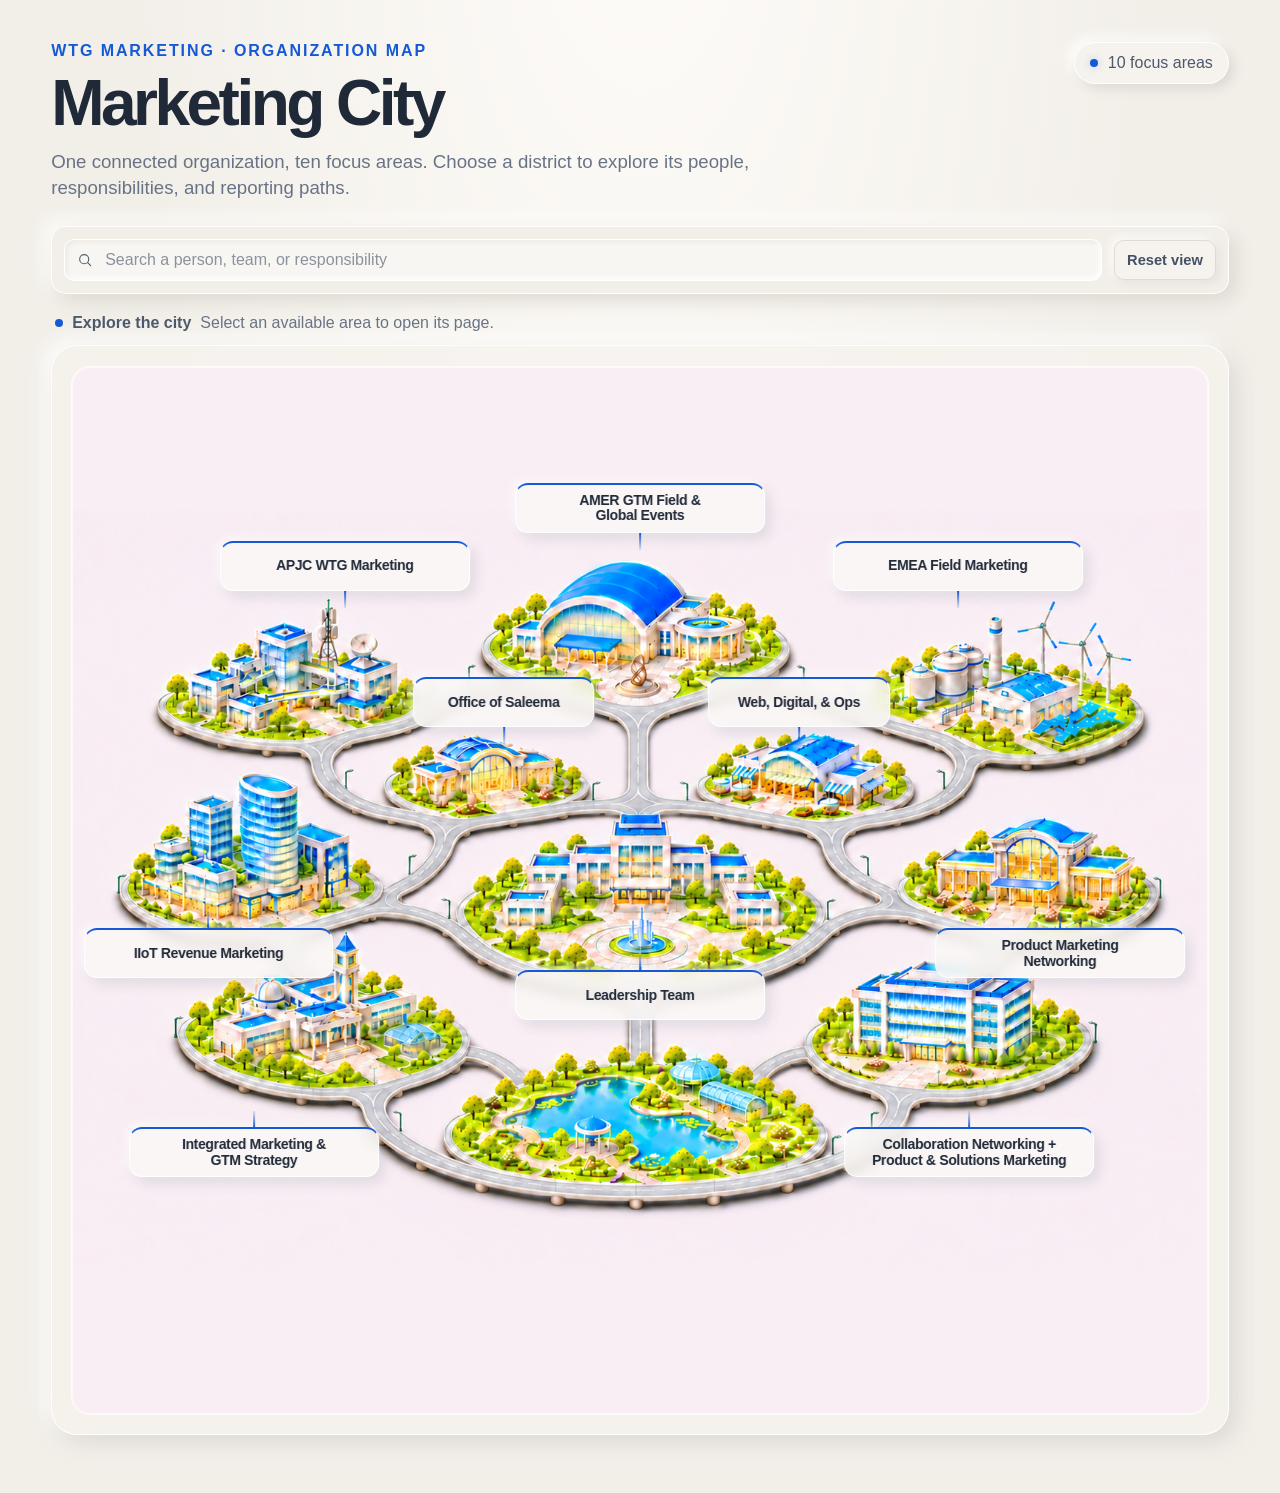
<file: index.html>
<!doctype html>
<html lang="en">
<head>
  <meta charset="utf-8">
  <meta name="viewport" content="width=device-width, initial-scale=1">
  <meta name="theme-color" content="#f2efe9">
  <title>WTG Marketing City</title>
  <style>
    :root {
      color-scheme: light;
      --canvas: #f2efe9;
      --panel: #f8f6f2;
      --ink: #202938;
      --muted: #687386;
      --muted-soft: #838b98;
      --blue: #1559d6;
      --line: #e0ddd7;
      font-family: Inter, ui-sans-serif, -apple-system, BlinkMacSystemFont, "Segoe UI", sans-serif;
      font-synthesis: none;
      text-rendering: optimizeLegibility;
    }
    * { box-sizing: border-box; }
    body {
      min-width: 320px;
      min-height: 100vh;
      margin: 0;
      color: var(--ink);
      background: radial-gradient(ellipse at 50% -20%, #fffdfa 0, transparent 58%), var(--canvas);
    }
    .page { width: min(100% - 48px, 1800px); margin: 0 auto; padding: 34px 0 48px; }
    .masthead { display: flex; justify-content: space-between; align-items: flex-start; gap: 28px; margin-bottom: 24px; }
    .eyebrow { margin: 0 0 12px; color: var(--blue); font-size: 12pt; font-weight: 700; letter-spacing: .12em; text-transform: uppercase; }
    h1 { margin: 0; font-size: clamp(34pt, 5vw, 48pt); line-height: .98; letter-spacing: -.055em; font-weight: 690; }
    .intro { max-width: 700px; margin: 14px 0 0; color: var(--muted); font-size: 14pt; line-height: 1.42; }
    .map-summary { display: flex; align-items: center; gap: 10px; padding: 11px 15px; border: 1px solid rgba(255,255,255,.96); border-radius: 999px; color: #4d596b; background: #f6f3ee; box-shadow: 5px 5px 12px #ddd9d2, -5px -5px 12px #fffdfa; font-size: 12pt; white-space: nowrap; }
    .map-summary::before { width: 8px; height: 8px; border-radius: 50%; background: var(--blue); content: ""; box-shadow: 0 0 9px rgba(21,89,214,.28); }
    .explore-hint { display: flex; align-items: center; gap: 9px; margin: 0 0 12px 4px; color: var(--muted); font-size: 12pt; line-height: 1.35; }
    .hint-dot { width: 8px; height: 8px; flex: 0 0 8px; border-radius: 50%; background: var(--blue); }
    .explore-hint strong { color: #4d596b; font-weight: 650; }
    .city-toolbar { display: flex; align-items: center; gap: 12px; margin: 0 0 18px; padding: 12px; border: 1px solid rgba(255,255,255,.96); border-radius: 15px; background: #f2efe9; box-shadow: 7px 7px 18px #ddd9d2, -7px -7px 18px #fffdfa; }
    .city-search-wrap { position: relative; flex: 1; }
    .city-search-icon { position: absolute; top: 50%; left: 13px; width: 16px; height: 16px; transform: translateY(-50%); color: #546174; pointer-events: none; }
    #citySearch { width: 100%; min-height: 42px; padding: 0 40px; color: var(--ink); border: 1px solid rgba(255,255,255,.96); border-radius: 10px; outline: 0; background: #f8f6f2; box-shadow: inset 2px 2px 5px rgba(188,184,177,.2), inset -2px -2px 5px #fff; font-size: 12pt; }
    #citySearch::placeholder { color: #8b929d; }
    #citySearch:focus { border-color: rgba(21,89,214,.48); background: #fff; }

    .city-toolbar { position: relative; z-index: 10; }
    .city-search-results { position: absolute; top: calc(100% + 8px); left: 12px; z-index: 20; width: calc(100% - 122px); max-height: min(420px, 60vh); overflow: auto; padding: 7px; border: 1px solid rgba(255,255,255,.98); border-radius: 14px; background: #f8f6f2; box-shadow: 8px 12px 28px rgba(47,55,68,.18), -4px -4px 12px #fff; }
    .city-search-results[hidden] { display: none; }
    .city-search-option { display: grid; grid-template-columns: minmax(0,1fr) auto; gap: 2px 12px; width: 100%; padding: 10px 12px; border: 0; border-radius: 9px; color: var(--ink); background: transparent; text-align: left; text-decoration: none; cursor: pointer; }
    .city-search-option:hover, .city-search-option.is-active, .city-search-option:focus-visible { outline: none; background: #eaf0fa; }
    .city-search-option strong { overflow: hidden; font-size: 11pt; font-weight: 680; text-overflow: ellipsis; white-space: nowrap; }
    .city-search-option small { grid-column: 1 / -1; overflow: hidden; color: var(--muted); font-size: 9.5pt; line-height: 1.25; text-overflow: ellipsis; white-space: nowrap; }
    .city-search-option .result-area { grid-column: 2; grid-row: 1; align-self: center; color: var(--blue); font-size: 9pt; text-align: right; }
    .city-search-empty { padding: 13px 12px; color: var(--muted); font-size: 10.5pt; }
    @media (max-width: 760px) { .city-search-results { top: calc(100% + 8px); left: 12px; width: calc(100% - 24px); } }

    .city-search-clear, .city-search-reset { min-height: 40px; padding: 0 12px; border: 1px solid #dedbd5; border-radius: 10px; color: #435066; background: #f6f3ee; box-shadow: 3px 3px 8px rgba(203,199,192,.35), -3px -3px 8px #fffdfa; cursor: pointer; font-size: 11pt; font-weight: 620; }
    .city-search-clear { display: none; position: absolute; top: 50%; right: 7px; width: 28px; height: 28px; min-height: 0; padding: 0; transform: translateY(-50%); border: 0; background: transparent; box-shadow: none; }
    .city-search-wrap.has-value .city-search-clear { display: block; }
    .city-search-clear:hover, .city-search-reset:hover { color: var(--blue); border-color: #c8d6f0; }
    .city-empty-state { display: none; margin: 16px 0 0; padding: 24px; color: var(--muted); text-align: center; border: 1px dashed #c9c6c0; border-radius: 14px; }
    .district-card.search-hidden { display: none; }
    .city-shell { padding: clamp(12px, 1.5vw, 22px); border: 1px solid rgba(255,255,255,.96); border-radius: 26px; background: rgba(246,243,238,.78); box-shadow: 8px 8px 20px rgba(204,200,193,.55), -7px -7px 20px rgba(255,255,255,.92); }
    .city-map { position: relative; min-height: 850px; height: min(1100px, 82vw); overflow: hidden; border: 1px solid rgba(255,255,255,.88); border-radius: 19px; isolation: isolate; background: #F9EEF4; }
    .city-art { position: absolute; inset: 0; z-index: 0; display: block; width: 100%; height: 100%; object-fit: contain; }
    .city-map::before { display: none; }
    .city-map::after { position: absolute; z-index: 4; inset: 0; border: 1px solid rgba(255,255,255,.62); border-radius: inherit; pointer-events: none; content: ""; }
    .district-card { --sign-accent: #a9b8cb; position: absolute; z-index: 2; top: var(--top); left: var(--left); display: flex; width: clamp(220px, 22%, 250px); min-height: 50px; align-items: center; justify-content: center; padding: 8px 10px; transform: translate(-50%, -50%); text-align: center; border: 1px solid rgba(255,255,255,.96); border-top: 2px solid var(--sign-accent); border-radius: 13px; color: var(--ink); background: rgba(250,248,245,.88); box-shadow: 5px 6px 13px rgba(53,67,91,.12), -3px -3px 8px rgba(255,255,255,.72); backdrop-filter: blur(6px); text-decoration: none; transition: transform .24s cubic-bezier(.2,.75,.25,1), box-shadow .24s ease, border-color .24s ease, background .24s ease; }
    .district-card.is-ready { --sign-accent: var(--blue); cursor: pointer; }
    .map-sign { --sign-accent: var(--blue); }
    .district-card:hover, .district-card:focus-visible, .district-card.is-active { z-index: 3; transform: translate(-50%, calc(-50% - 5px)); outline: none; border-color: #c6d6f4; background: rgba(255,254,252,.98); box-shadow: 9px 13px 24px rgba(46,66,103,.2), 0 0 0 3px rgba(21,89,214,.12); }
    .district-card:focus-visible { outline: 2px solid var(--blue); outline-offset: 3px; }
    .district-card::after { position: absolute; top: calc(100% + 1px); left: var(--arrow-x, 50%); width: 2px; height: 17px; transform: translateX(-50%); background: linear-gradient(var(--sign-accent), rgba(119,139,170,.18)); content: ""; }
    .district-card[data-arrow="up"]::after { top: auto; bottom: calc(100% + 1px); background: linear-gradient(to top, var(--sign-accent), rgba(119,139,170,.18)); }
    .district-name { display: block; min-width: 0; font-size: 10.5pt; font-weight: 680; line-height: 1.1; letter-spacing: -.025em; }
    .district-card[data-area="01"] { --left: 24%; --top: 19%; }
    .district-card[data-area="02"] { --left: 50%; --top: 13.5%; }
    .district-card[data-area="03"] { --left: 78%; --top: 19%; }
    .district-card[data-area="04"] { --left: 12%; --top: 56%; }
    .district-card[data-area="05"] { --left: 16%; --top: 75%; }
    .district-card[data-area="06"] { --left: 64%; --top: 32%; width: clamp(180px, 16%, 200px); }
    .district-card[data-area="07"] { --left: 87%; --top: 56%; }
    .district-card[data-area="08"] { --left: 79%; --top: 75%; }
    .map-sign[data-sign="office-saleema"] { --left: 38%; --top: 32%; width: clamp(180px, 16%, 200px); }
    .map-sign[data-sign="leadership"] { --left: 50%; --top: 60%; }
    .district-card.is-active { --sign-accent: var(--blue); }
    @media (max-width: 1000px) {
      .page { width: min(100% - 36px, 1800px); }
      .city-map { min-height: 760px; height: min(1000px, 86vw); }
      .district-card { width: clamp(180px, 22%, 220px); min-height: 48px; padding: 7px 9px; }
      .district-name { font-size: 10.5pt; }
    }
    @media (max-width: 760px) {
      .masthead { flex-direction: column; gap: 16px; }
      .city-toolbar { flex-wrap: wrap; }
      .city-search-wrap { flex-basis: 100%; }
      .city-map { display: grid; height: auto; min-height: 0; grid-template-columns: repeat(2, minmax(0, 1fr)); gap: 10px; overflow: visible; padding: 10px; background: #F9EEF4; }
      .city-art { position: relative; z-index: 0; grid-column: 1 / -1; width: calc(100% + 20px); height: auto; margin: -10px -10px 4px; object-fit: contain; border-radius: 12px; }
      .district-card { position: relative; top: auto !important; left: auto !important; width: auto; min-height: 60px; padding: 8px 10px; transform: none; }
      .district-card[data-area="05"], .district-card[data-area="07"], .district-card[data-area="08"] { width: auto; }
      .district-card[data-area="06"], .map-sign[data-sign="office-saleema"] { width: auto; }
      .district-card:hover, .district-card:focus-visible, .district-card.is-active { transform: translateY(-3px); }
      .district-card::after { display: none; }
      .city-map::before { display: none; }
      .city-map::after { z-index: 1; }
    }
    @media (max-width: 560px) {
      .page { width: min(100% - 28px, 1800px); padding-top: 25px; }
      .masthead { margin-bottom: 20px; }
      h1 { font-size: clamp(32pt, 10vw, 39pt); }
      .intro { font-size: 12pt; }
      .map-summary { font-size: 12pt; }
      .city-map { grid-template-columns: minmax(0, 1fr); }
      .city-art { grid-column: 1; }
      .district-card { min-height: 56px; padding: 8px 10px; }
      .city-shell { padding: 10px; }
    }
    @media (prefers-reduced-motion: reduce) {
      *, *::before, *::after { scroll-behavior: auto !important; transition-duration: .01ms !important; animation-duration: .01ms !important; }
      .city-art { transform: none !important; }
    }
  </style>
  <link rel="stylesheet" href="assets/layout-fixes.css">
</head>
<body>
  <main class="page">
    <header class="masthead">
      <div>
        <p class="eyebrow">WTG Marketing · Organization Map</p>
        <h1>Marketing City</h1>
        <p class="intro">One connected organization, ten focus areas. Choose a district to explore its people, responsibilities, and reporting paths.</p>
      </div>
      <div class="map-summary">10 focus areas</div>
    </header>

    <div class="city-toolbar" role="search" aria-label="Search people and focus areas">
      <label class="city-search-wrap">
        <svg class="city-search-icon" viewBox="0 0 24 24" fill="none" aria-hidden="true"><circle cx="10.8" cy="10.8" r="6.8" stroke="currentColor" stroke-width="1.7"/><path d="m16 16 4.5 4.5" stroke="currentColor" stroke-width="1.7" stroke-linecap="round"/></svg>
        <input id="citySearch" type="text" placeholder="Search a person, team, or responsibility" autocomplete="off" role="combobox" aria-autocomplete="list" aria-controls="citySearchResults" aria-expanded="false" aria-label="Search a person, team, or responsibility">
        <button class="city-search-clear" type="button" aria-label="Clear search">×</button>
      </label>
      <div class="city-search-results" id="citySearchResults" role="listbox" aria-label="People matches" hidden></div>
      <button class="city-search-reset" type="button">Reset view</button>
    </div>

    <p class="explore-hint"><span class="hint-dot" aria-hidden="true"></span><strong>Explore the city</strong><span>Select an available area to open its page.</span></p>
    <section class="city-shell" aria-label="Marketing organization city map">
      <div class="city-map" id="cityMap">
        <img class="city-art" src="assets/marketing-city-final-v2.png" alt="A warm ivory and cobalt isometric miniature city with landscaped districts and elevated roads">
        <a class="district-card is-ready map-sign" data-sign="office-saleema" href="office-of-saleema.html"><strong class="district-name">Office of Saleema</strong></a>
        <a class="district-card is-ready map-sign" data-sign="leadership" data-arrow="up" href="gtm-growth-marketing-leadership-team.html"><strong class="district-name">Leadership Team</strong></a>
        <a class="district-card is-ready" data-area="01" data-search="APJC WTG Marketing — Team Map Back to Marketing City APJC WTG Marketing Team FY27 Meet the APJC marketing team, explore its regional focus areas, and find the right person to connect with. FTE Contractor SOW × Reset view Saleema Syed VP, GTM &amp; Growth Marketing Collab · Networking · Infra · IIoT FTE Leadership support Kendys Carrizo Executive Assistant FTE Savannah Ober Chief of Staff FTE APJC WTG Marketing Chris Bowman Sr Director of Marketing APJC FTE Focus areas Regional Product &amp; Solutions Marketing ZL Zijin Lim Regional Product &amp; Solutions Marketing Leader · APJC · CO/EN FTE RW Roslyn Wong Intelligent Workplaces Marketing Manager · APJC · IWE FTE CY Cindy Yeo Collaboration Marketing Manager (Suite &amp; CX) · APJC · CO Contractor SS Shelley Staub Networking Marketing Manager · APJC · EN Contractor India Marketing &amp; Demand Centre SP Srisha Permude India Marketing and Demand Centre Manager · APJC FTE Demand generation &amp; operations SS Sumeet Singh APJC LDR Manager · Lead Development Team SOW YP Yamini Prashar Lead Development Rep · APJC CX / Calling / Suite SOW VK Vibha Khosla Lead Development Rep · APJC CX / Calling / Suite SOW SS Shristi Singh APJC Ops and lead acceleration SOW SK Sanjana Kumari Lead Development Rep · APJC CX / Calling / Suite SOW NS Nikita Singh CX / EN Events lead SOW MK Manish Kumar Lead Development Rep · APJC IW SOW Japan Marketing AY Aiko Yasuda Japan Marketing Manager FTE ANZ Marketing TB TBH ANZ Marketing Manager Open headcount Asia Field Marketing YM Yukako Muramatsu Asia Field Marketing Manager (GC / KR / ASEAN) Contractor No people match that search. Team map · Return to Marketing City" href="apjc-wtg-marketing.html"><strong class="district-name">APJC WTG Marketing</strong></a>
        <a class="district-card is-ready" data-area="02" data-search="AMER GTM Field &amp; Global Events — Team Map Back to Marketing City AMER GTM Field &amp; Global Events Meet the field marketing and global events teams supporting regional programs and customer experiences. FTE Contractor Open headcount × Reset view Saleema Syed VP, GTM &amp; Growth Marketing Collab · Networking · Infra · IIoT FTE Leadership support Kendys Carrizo Executive Assistant FTE Savannah Ober Chief of Staff FTE AMER GTM Field &amp; Global Events JB Julie Berg Director, AMER GTM Field &amp; Global Events FTE Focus areas AMER Field Marketing Bailee Marcum Leader, AMER Field Marketing FTE Team Julia Hart Digital, ABX &amp; Partner Lead FTE Taylor Uptagrafft Strategic Program Lead FTE Ileana Flores Regional Execution Lead FTE AA Adesuwa Avere Operations Coordinator Contractor Field Marketing Samantha Johnson Lead, Field Marketing FTE Regional Field Marketing Hayley Miller Field Marketing Manager FTE Marketing Programs Russ LaFleur Marketing Manager FTE Marketing Programs Ashley Taylor Marketing Manager FTE AH Anne Heitman Marketing Manager Contractor EP Elizabeth Prince Marketing Manager Contractor Global Events Lisa Vogel Leader, Global Events Manager FTE Team OH Open Headcount Global Events Manager · Sponsorships &amp; Partner Conferences Open headcount Joanna Johnson Global Events Manager FTE Yvonne deFuria Global Events Manager FTE Marketing Programs JP Joe Panzarella Marketing Manager Contractor Global Events Brittany Lewis Global Events Manager FTE No people match that search. Team map · Return to Marketing City" href="amer-gtm-field-global-events.html"><strong class="district-name">AMER GTM Field &amp;<br>Global Events</strong></a>
        <a class="district-card is-ready" data-area="03" data-search="EMEA Field Marketing — Team Map Back EMEA Field Marketing Meet the people behind EMEA Field Marketing, explore the focus areas, and find the right person for a question. 18 people · 5 focus areas FTE Contractor Maternity Leave Search people and responsibilities × Select a person to open their profile Reset view Saleema Syed VP, GTM &amp; Growth Marketing Collab · Networking · Infra · IIoT Leadership support Kendys Carrizo Executive Assistant Savannah Ober Chief of Staff EMEA Field Marketing Blossom Furtado Director Marketing, WTG Focus areas Click a person to view responsibilities and reporting path Collab Field &amp; Partner Marketing Natasha Patel MEA WTG Marketing Lead FTE MM Magali Mitaux South WTG Marketing Lead FTE NJ Nicholo Jallores Collaboration Marketing Manager FTE TG Tash Gardner UK&amp;I WTG Marketing Lead FTE NL Natalia Lysenko Germany &amp; North WTG Marketing Lead FTE TM Tijana Marjanovic WTG Events Manager Contractor EN Product Events Team Amy Newton Devices, CX, MSFT &amp; Networking Marketing Lead Maternity Leave KS Katie Sneddon WTG Events Manager FTE GH Gillian Harris (Mat Cover) Senior Marketing Manager Contractor MM Marie Morkeh-Yamson Networking Events Manager Contractor JC Joanna Cappalonga Networking Events Manager Contractor IWE Field Marketing YS Yashi Singh IWE Events Manager Contractor Demand Generation Rachel Parkins Collaboration Marketing Manager Maternity Leave PMO AP Alisha Pinto WTG Marketing Operations Manager FTE No matches. Try a person, team, or responsibility. People directory SS Person name Responsibilities Reporting path Who to contact Contact details aren’t included in this sample. Use the reporting path above to find the next person to ask." href="emea-field-marketing.html"><strong class="district-name">EMEA Field Marketing</strong></a>
        <a class="district-card is-ready" data-area="04" data-search="IIoT Revenue Marketing — Team Map Back IIoT Revenue Marketing A clear view of the people, teams, and responsibilities behind Revenue Marketing. Select anyone to see what they do and where to go with a question. 10 people · 4 focus areas FTE Contractor Search people and responsibilities × Select a person to open their profile Reset view Saleema Syed VP, GTM &amp; Growth Marketing Collab · Networking · Infra · IIoT Leadership support Kendys Carrizo Executive Assistant Savannah Ober Chief of Staff IIoT Revenue Marketing Olivia Vickers Revenue Marketing Leader, IIoT · Leads four focus areas FTE Focus areas Click a person to view responsibilities and reporting path Digital &amp; Physical Events CG Christina Gonzalez Event Marketing Contractor SEO / AEO JM Jennifer McHugh Customer Marketing FTE Social, Creative, Brand SS Savanna Simmank Brand Marketing FTE Email Campaigns, ABM, SalesConnect TE Tory Elliot Lifecycle Marketing FTE SN Sunilkumar Nejakar Digital Marketing Manager Contractor BW Bridget Wald Digital Marketing Manager Contractor No matches. Try a person, team, or responsibility. People directory SS Person name Responsibilities Reporting path Who to contact Contact details aren’t included in this sample. Use the reporting path above to find the next person to ask." data-arrow="up" href="iiot-revenue-marketing.html"><strong class="district-name">IIoT Revenue Marketing</strong></a>
        <a class="district-card is-ready" data-area="05" data-search="Integrated Marketing &amp; GTM Strategy — Team Map Back to Marketing City Integrated Marketing &amp; GTM Strategy Explore the teams shaping integrated campaigns, marketing strategy, global programs, and go-to-market execution. FTE Contractor × Reset view Saleema Syed VP, GTM &amp; Growth Marketing Collab · Networking · Infra · IIoT FTE Leadership support Kendys Carrizo Executive Assistant FTE Savannah Ober Chief of Staff FTE Integrated Marketing &amp; GTM Strategy Ian Michiels Sr. Director, WTG Marketing Strategy &amp; GTM Execution FTE Leadership support VG Vanessa Garcia Executive Assistant Contractor Focus areas Collaboration Global Integrated &amp; ABM RR Robyn Rawlings Sr. Director, Campaigns, Content &amp; Performance Marketing FTE Content &amp; Campaigns DS Derek Stevens Marketing Manager FTE CB Caitlin Barrett Marketing Manager FTE IT Irina Triplett Webinar Program Contractor LY Lisa Young Copy Editor / Writer Contractor Performance Marketing CM Cristal Marquez Marketing Manager FTE KC Kristin Cowhey Adoption Programs, User Group &amp; Experts FTE Global ABX &amp; SDRs JC Joyce Chuang Director, Marketing FTE TK Tina Kuan Leader, Marketing FTE MN Mark Neath Leader, Business Development FTE TC Tim Colegate-Smith Business Development Manager FTE JF John Ferreira Business Development Manager FTE DF Donnell Fields Business Development Manager Contractor TB TBH Business Development Manager Contractor BH Bruce Hayes Program Lead (CTO) Contractor DK Dominika Karpiuk Business Development Rep (CTO) Contractor PT Paul Trauberman Business Development Rep (CTO) Contractor WH Warrne Ham Business Development Rep (CTO) Contractor WTG Marketing Strategy &amp; PMO PMO NC Nidhima Chadha Project / Program Management FTE LN Laura Nelson Project / Program Management Contractor Strategy &amp; GTM Networking PMM &amp; Central Marketing Liaison AP Andrew Pearson Director, Marketing FTE Infra GTM Strategy No people match that search. Team map · Return to Marketing City" data-arrow="up" href="integrated-marketing-gtm-strategy.html"><strong class="district-name">Integrated Marketing &amp;<br>GTM Strategy</strong></a>
        <a class="district-card is-ready" data-area="06" data-search="Web, Digital &amp; Ops Team — Team Map Back to Marketing City Web, Digital &amp; Ops Team Explore the teams building digital experiences, marketing operations, analytics, and web strategy. FTE Contractor × Reset view Saleema Syed VP, GTM &amp; Growth Marketing Collab · Networking · Infra · IIoT FTE Leadership support Kendys Carrizo Executive Assistant FTE Savannah Ober Chief of Staff FTE Web, Digital &amp; Ops Team Pradeep Dasarathan Sr. Director – Web &amp; Digital Marketing, Collaboration FTE Leadership support SU Silva Umarova Project Manager Contractor Focus areas Platform &amp; Insights JP John Paccio Leader, Platform &amp; Insights · San Jose FTE Team GW Graham Williams Business Intelligence Manager FTE MD Meghana Dayananda Developer FTE Marketing Analytics MS Megan Smith Leader, Marketing Analytics · San Jose FTE Marketing Ops &amp; Web Execution VN Vijay Neelakandan Leader, Web &amp; Marketing Ops · San Jose FTE Team GC Gowreeswaran Chandrasekaran UI Engineer FTE AG Akshara Giridhara QA Engineer FTE RV Rahul Vilas Kulkarni Adobe Architect &amp; Software Engineer FTE RG Ranjithreddy Gutha Localization &amp; MarTech Developer FTE DC Dana Ciarlariello Marketing Ops Manager FTE PCS Punith C S Developer FTE BD Bhushan Bhim Divale Developer FTE Web Strategy &amp; SEO Marketing JW James Williams Leader, Web Strategy (Webex.com, CPaaS) Digital Marketing · UK FTE Team RJ Rhys Jones Digital Marketing &amp; Marketing Ops FTE IT Isobel Trimble Digital Marketing FTE AC Adam Cummings Developer FTE No people match that search. Team map · Return to Marketing City" data-arrow="down" href="web-digital-ops-team.html"><strong class="district-name">Web, Digital, &amp; Ops</strong></a>
        <a class="district-card is-ready" data-area="07" data-search="Product Marketing Networking — Team Map Back to Marketing City Product Marketing Networking Explore the teams shaping Networking PINs, Platform, API, Assurance, and Industry product marketing. FTE Contractor × Reset view Bassam Khan VP, Product Marketing Networking FTE Leadership support VG Vanessa Garcia Executive Assistant Contractor JF Juliet Friedman Chief of Staff FTE Focus areas Networking PINs GS Grant Shirk Sr. Director · Product Marketing, Networking PINs (CA) FTE Wireless and IoT JT Josh van Tonder Director, Wireless FTE AN Amrit Nijjer Wireless FTE LA Lesly Anzo Wireless, Sensors FTE Switching TC Thomas Clavel Director, Switching FTE GG Gabriel Geller Switching · On leave FTE SF Summer Faruqi Switching FTE AC Albert Chiang Switching Contractor SH Sophia Hsieh Switching Contractor Routing KG Kiran Ghodgegaonkar Director, Routing FTE DC Devin Creer Routing, Security &amp; PQC FTE AS Abdi Saeedabadi Routing, AI Infra &amp; Unified Branch FTE IIoT PP Preethy Padmanabhan (CA) Director, Industrial FTE FM Fabien Maisl Product Marketing Leader FTE EK Emily Kasman Transportation &amp; Industrial Security FTE JF John Filitz Industrial Security FTE HT Henry Teichert Industrial Routing and Utilities FTE PC Patricia Costa Industrial Wireless, Oil &amp; Gas FTE EK Eric Kim PMM, Industrial AI FTE EH Erin Hatfield PMM, Enablement and Launch Ops Contractor Platform, API, Assurance Networking Platforms MK Miriam Kung Networking Platforms FTE MA Monisha Alfaro Licensing &amp; Workflows FTE API and Marketplace NN Ana Nennig Marketplace, Dev &amp; API FTE AK Alex Kim PMM, API Contractor Assurance DP David Puzas ThousandEyes &amp; Assurance FTE JZ Jonathan Zarkower Employee Digital Experience &amp; Competitive Intelligence FTE Industry AL Ana Leung Verticals, Industry, Competitive Marketing Contractor No people match that search. Team map · Return to Marketing City" data-arrow="up" href="product-marketing-networking.html"><strong class="district-name">Product Marketing<br>Networking</strong></a>
        <a class="district-card is-ready" data-area="08" data-search="Collaboration Networking + Product &amp; Solutions Marketing — Team Map Back to Marketing City Collaboration Networking + Product &amp; Solutions Marketing Explore the teams supporting customer and employee experiences, training, collaboration, networking, and future-proof workplace solutions. FTE Contractor Open headcount × Reset view Craig Burnham VP · Product Marketing, Collaboration Solutions Marketing, FPW FTE Leadership support Kendys Carrizo Executive Assistant FTE AC Amanda Crain Chief of Staff FTE Focus areas Customer Experience MP Manu Parhar Director, Product Marketing FTE Team JS Jessica Smith Director, Product Marketing (CCaaS) FTE PG Paula Goldrich Leader, Marketing (CPaaS) FTE SW Sam Watson Product Marketing Manager FTE Employee Experience CL Caitlin Lacey Director, Product Marketing FTE Suite TT Tenev Takahashi Product Marketing Manager FTE MS Molita Sorishochamaki Product Marketing Manager FTE Devices AJ Andy Johnston Leader, Product Marketing FTE MS Marte Sannesmoen Product Marketing Manager FTE GG György Gyarmati Product Marketing Manager FTE MR Marisa Rutti Product Marketing Manager FTE Customer Training (Webex Academy) CW Caroline Wright Director, Learning &amp; Development FTE Webex Training LH Laura Hamill Leader, Webex Training FTE Team CD Clare Davis Webex Trainer FTE SP Susan Parrish Webex Trainer FTE VM Vanesa Melendez Webex Trainer Contractor Learning Content AM Arnold Murray Leader, Learning Content FTE Team CR Caroline Reilly Instructional Designer Contractor JB Jamie Bissonnette Instructional Designer FTE DG Dan Gallant Instructional Designer FTE JJ Joseph Jenkins Instructional Designer Contractor AP Aadila Patel Instructional Designer Contractor AS Alexandra Scarpello Instructional Designer Contractor Learning Experience JH Jeff Hubbard Leader, Learning Experience FTE Team DW Donna Wyvill Experience Admin Contractor EN Emanuel Nascimento Instructional Designer Contractor Solutions Marketing, Future Proof Workplace SE Scott Edwards Director, Solutions &amp; Customer Advocacy FTE Launches CT Christina Torok (WA) Director, Product Marketing FTE Team JP Jill Purse Product Marketing Manager (Networking) FTE SS Shilpi Sneha Product Marketing Manager (Networking) FTE LR Lindsey Rein Launches Marketing (Collab) Contractor TB TBH — Leader Solutions Marketing · Req 2015383 Open headcount Customer Advocacy CG Courtenay Godshall Director, Product Marketing FTE Team DW Dik Whitten Marketing Manager FTE ML Melody Leatherbury Marketing Manager FTE TB TBH — Customer Advocacy Customer Advocacy Marketing Manager · Req 2016128 Open headcount AgenticOps KR Kris Rangarajan AgenticOps &amp; Thought Leadership FTE Team GM George Mokdessi Product Marketing Manager FTE KH Karen Hobert Program Manager Contractor TB TBH — Senior Solutions Marketing AI for EN · Req 2015081 Open headcount TB TBH — Content Marketing Marketing Manager, AI for EN · Req 2015080 Open headcount No people match that search. Team map · Return to Marketing City" data-arrow="up" href="collaboration-networking-product-solutions-marketing.html"><strong class="district-name">Collaboration Networking +<br>Product &amp; Solutions Marketing</strong></a>
      </div>
    </section>
    <p class="city-empty-state" role="status">No people or focus areas match that search.</p>
  </main>
  <script src="assets/people-directory.js"></script>
  <script>
    const signs = [...document.querySelectorAll(".district-card[data-area]")];
    const citySearch = document.querySelector("#citySearch");
    const citySearchWrap = document.querySelector(".city-search-wrap");
    const citySearchClear = document.querySelector(".city-search-clear");
    const citySearchReset = document.querySelector(".city-search-reset");
    const resultsMenu = document.querySelector("#citySearchResults");
    const cityEmptyState = document.querySelector(".city-empty-state");
    const people = window.PEOPLE_DIRECTORY || [];
    let activeResult = -1;
    let currentMatches = [];

    const normalize = value => value.normalize("NFD").replace(/[\u0300-\u036f]/g, "").toLocaleLowerCase().replace(/\s+/g, " ").trim();
    const closeResults = () => {
      resultsMenu.hidden = true;
      citySearch.setAttribute("aria-expanded", "false");
      citySearch.removeAttribute("aria-activedescendant");
      activeResult = -1;
    };
    const setActiveResult = index => {
      const options = [...resultsMenu.querySelectorAll("[role=option]")];
      if (!options.length) return;
      activeResult = (index + options.length) % options.length;
      options.forEach((option, i) => {
        const active = i === activeResult;
        option.classList.toggle("is-active", active);
        option.setAttribute("aria-selected", String(active));
      });
      citySearch.setAttribute("aria-activedescendant", options[activeResult].id);
      options[activeResult].scrollIntoView({ block: "nearest" });
    };
    const openPerson = person => {
      const target = new URL(person.href, window.location.href);
      target.searchParams.set("q", person.name);
      window.location.href = target.href;
    };
    const renderResults = (matches, query) => {
      resultsMenu.replaceChildren();
      activeResult = -1;
      if (!query) { closeResults(); return; }
      if (!matches.length) {
        const empty = document.createElement("div");
        empty.className = "city-search-empty";
        empty.textContent = "No people match that search.";
        resultsMenu.append(empty);
      } else {
        matches.forEach((person, index) => {
          const option = document.createElement("a");
          option.className = "city-search-option";
          option.id = `citySearchOption${index}`;
          option.setAttribute("role", "option");
          option.setAttribute("aria-selected", "false");
          const destination = new URL(person.href, window.location.href);
          if (person.kind === "area") {
            destination.searchParams.set("q", query);
            destination.searchParams.delete("person");
          } else {
            destination.searchParams.delete("q");
            destination.searchParams.set("person", person.name);
          }
          option.href = destination.href;
          option.addEventListener("pointerenter", () => setActiveResult(index));
          const name = document.createElement("strong");
          name.textContent = person.name;
          const area = document.createElement("span");
          area.className = "result-area";
          area.textContent = person.kind === "area" ? "Focus area" : person.areas.length > 1 ? `${person.areas.length} focus areas` : person.areas[0];
          const detail = document.createElement("small");
          detail.textContent = person.kind === "area" ? "Open this area" : person.title || person.areas.join(" · ");
          option.append(name, area, detail);
          resultsMenu.append(option);
        });
      }
      resultsMenu.hidden = false;
      citySearch.setAttribute("aria-expanded", "true");
    };
    function filterDistricts() {
      const rawQuery = citySearch.value.trim();
      const query = normalize(rawQuery);
      citySearchWrap.classList.toggle("has-value", Boolean(rawQuery));
      const canSearch = Boolean(query);
      const rank = person => {
        const name = normalize(person.name);
        const title = normalize(person.title || "");
        const areas = person.areas.map(normalize);
        if (name === query) return 0;
        if (name.startsWith(query)) return 1;
        if (name.split(" ").some(word => word.startsWith(query))) return 2;
        if (name.includes(query)) return 3;
        if (title.startsWith(query)) return 4;
        if (title.split(/[^a-z0-9]+/).some(word => word.startsWith(query))) return 5;
        if (title.includes(query)) return 6;
        if (areas.some(area => area === query)) return 7;
        if (areas.some(area => area.startsWith(query))) return 8;
        return 9;
      };
      currentMatches = canSearch ? people.filter(person => normalize(`${person.name} ${person.title} ${person.areas.join(" ")}`).includes(query)) : [];
      currentMatches.sort((a, b) => rank(a) - rank(b) || normalize(a.name).localeCompare(normalize(b.name)));
      const areaMatches = canSearch ? signs
        .filter(sign => normalize(sign.querySelector(".district-name")?.textContent || "").includes(query))
        .map(sign => ({ name: sign.querySelector(".district-name")?.textContent.trim() || "Focus area", title: "", areas: [], href: sign.getAttribute("href"), kind: "area" })) : [];
      const matchingPages = new Set([...currentMatches, ...areaMatches].map(person => person.href));
      signs.forEach(sign => {
        const areaMatch = canSearch && normalize(sign.querySelector(".district-name")?.textContent || "").includes(query);
        sign.classList.toggle("search-hidden", canSearch && !matchingPages.has(sign.getAttribute("href")) && !areaMatch);
      });
      if (cityEmptyState) cityEmptyState.style.display = canSearch && !currentMatches.length && !signs.some(sign => !sign.classList.contains("search-hidden")) ? "block" : "none";
      renderResults([...currentMatches, ...areaMatches], rawQuery);
    }

    citySearch.addEventListener("input", filterDistricts);
    citySearch.addEventListener("focus", () => { if (citySearch.value.trim()) filterDistricts(); });
    citySearch.addEventListener("keydown", event => {
      const options = resultsMenu.querySelectorAll("[role=option]");
      if (event.key === "ArrowDown" && !resultsMenu.hidden && options.length) { event.preventDefault(); setActiveResult(activeResult + 1); }
      else if (event.key === "ArrowUp" && !resultsMenu.hidden && options.length) { event.preventDefault(); setActiveResult(activeResult < 0 ? options.length - 1 : activeResult - 1); }
      else if (event.key === "Enter" && !resultsMenu.hidden && activeResult >= 0 && options[activeResult]) { event.preventDefault(); options[activeResult].click(); }
      else if (event.key === "Escape") closeResults();
    });
    citySearchClear.addEventListener("click", () => { citySearch.value = ""; filterDistricts(); citySearch.focus(); });
    citySearchReset.addEventListener("click", () => { citySearch.value = ""; filterDistricts(); citySearch.focus(); });
    document.addEventListener("pointerdown", event => { if (!event.target.closest(".city-toolbar")) closeResults(); });
    signs.forEach(sign => {
      sign.addEventListener("pointerenter", () => highlightArea(sign.dataset.area));
      sign.addEventListener("pointerleave", () => highlightArea(null));
      sign.addEventListener("focus", () => highlightArea(sign.dataset.area));
      sign.addEventListener("blur", () => highlightArea(null));
    });
    const initialQuery = new URLSearchParams(window.location.search).get("q");
    if (initialQuery) citySearch.value = initialQuery;
    filterDistricts();
  </script>
</body>
</html>
</file>
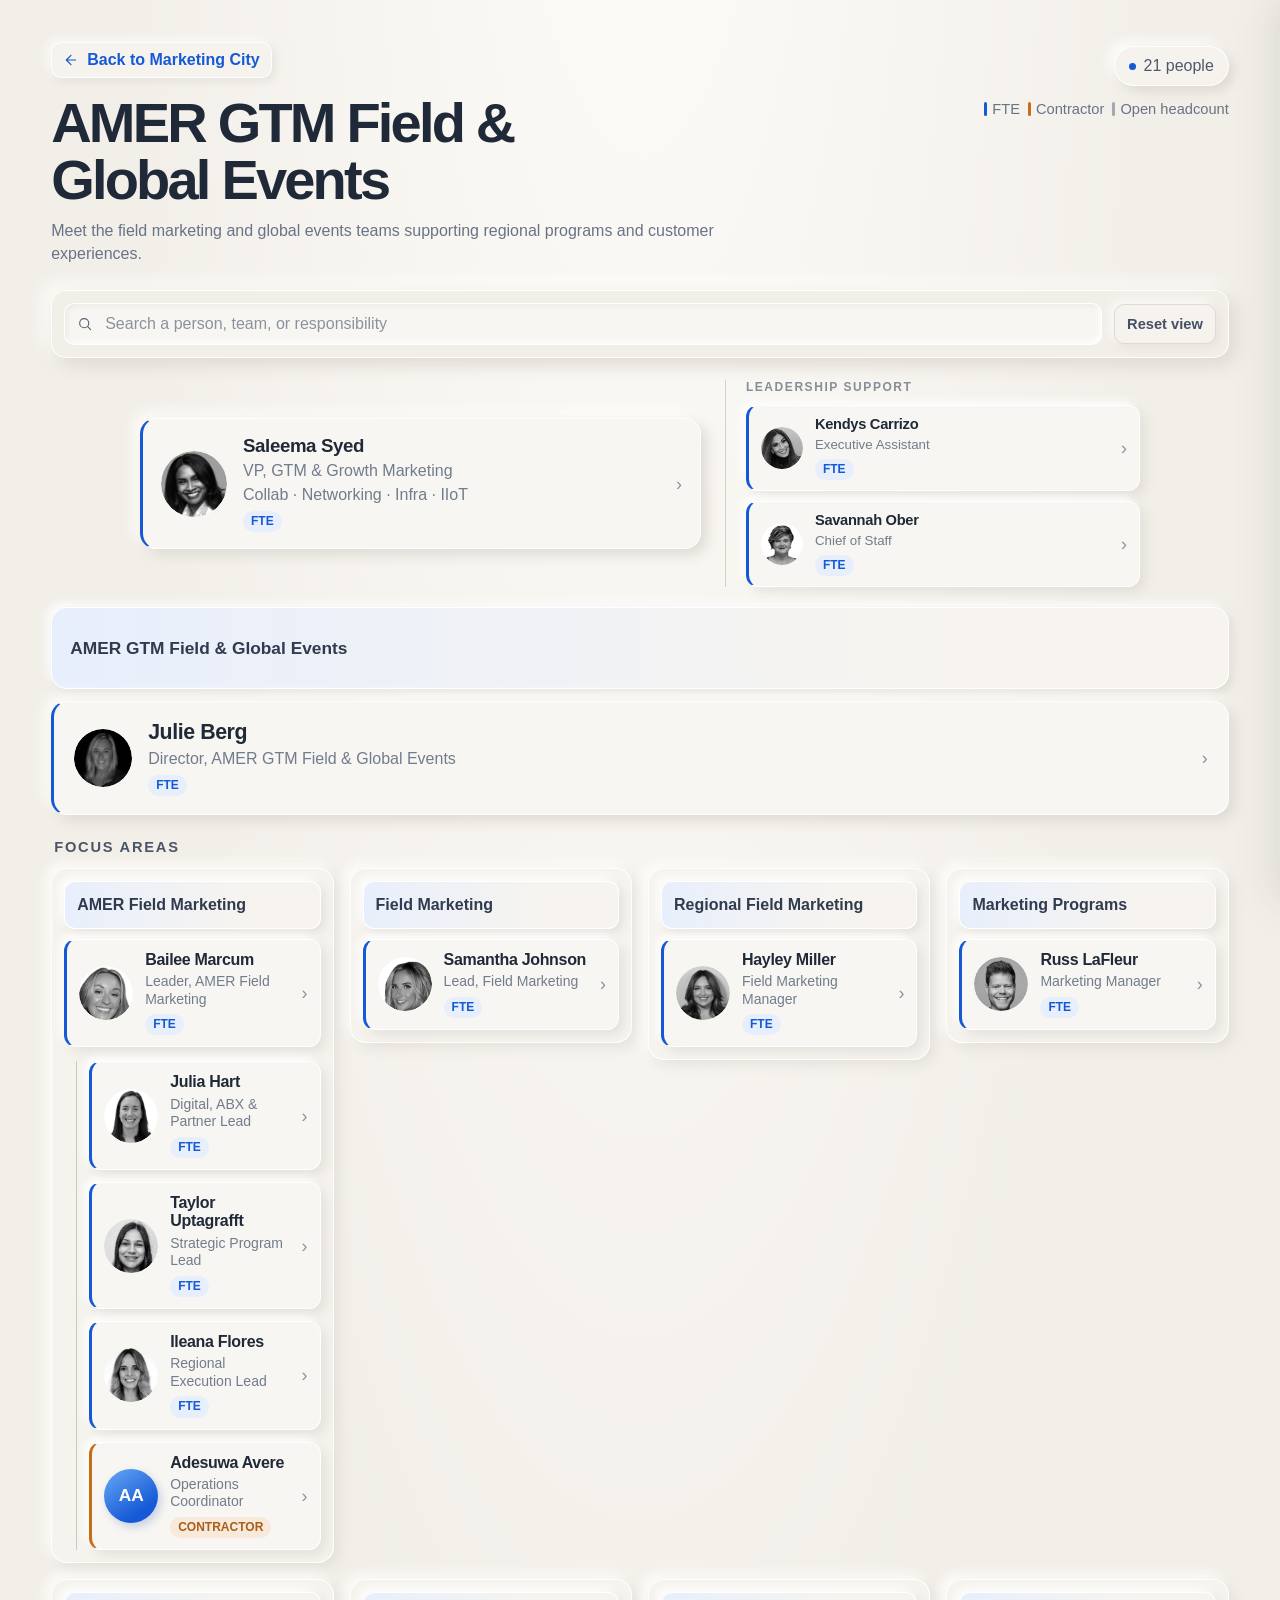
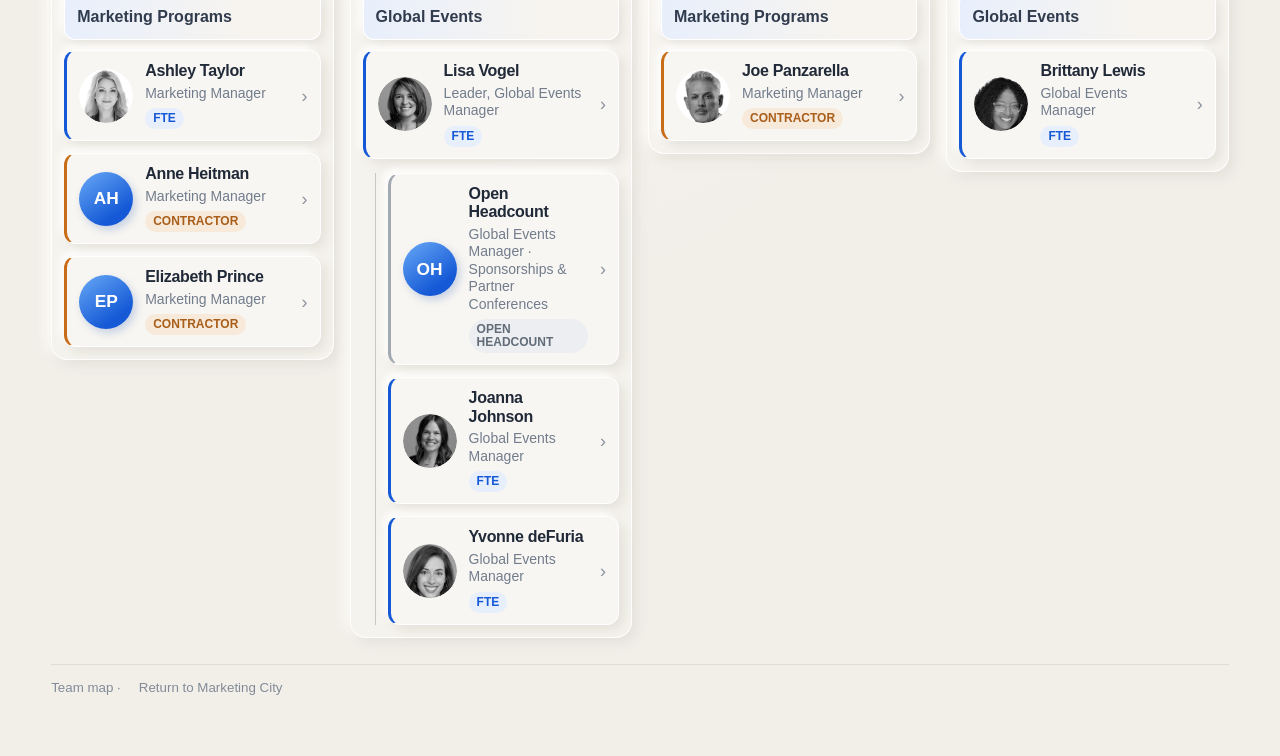
<file: amer-gtm-field-global-events.html>
<!doctype html>
<html lang="en"><head><meta charset="utf-8"><meta name="viewport" content="width=device-width,initial-scale=1"><meta name="theme-color" content="#f2efe9"><title>AMER GTM Field &amp; Global Events — Team Map</title><link rel="stylesheet" href="assets/team-maps.css"><link rel="stylesheet" href="assets/layout-fixes.css"></head>
<body><main class="page">
  <header class="topbar"><div><a class="back" href="index.html" aria-label="Back to Marketing City home"><svg viewBox="0 0 24 24" fill="none" aria-hidden="true"><path d="M19 12H5m7 7-7-7 7-7" stroke="currentColor" stroke-width="1.8" stroke-linecap="round" stroke-linejoin="round"/></svg>Back to Marketing City</a><h1>AMER GTM Field &amp;<br>Global Events</h1><p class="subtitle">Meet the field marketing and global events teams supporting regional programs and customer experiences.</p></div><div class="header-meta"><div class="count" data-people-count></div><div class="legend legend-single-line"><span class="legend-item"><i class="legend-mark"></i>FTE</span><span class="legend-item"><i class="legend-mark contractor"></i>Contractor</span><span class="legend-item"><i class="legend-mark open"></i>Open headcount</span></div></div></header>
  <div class="toolbar"><label class="search-wrap"><svg class="search-icon" viewBox="0 0 24 24" fill="none" aria-hidden="true"><circle cx="10.8" cy="10.8" r="6.8" stroke="currentColor" stroke-width="1.7"/><path d="m16 16 4.5 4.5" stroke="currentColor" stroke-width="1.7" stroke-linecap="round"/></svg><input id="search" type="text" placeholder="Search a person, team, or responsibility" autocomplete="off" aria-label="Search a person, team, or responsibility"><button class="clear" type="button" aria-label="Clear search">×</button></label>
      <div class="site-search-results" id="siteSearchResults" role="listbox" aria-label="People and focus area matches" hidden></div><button class="reset" type="button">Reset view</button></div>
  <section class="executive-row" aria-label="Marketing leadership">
    <article class="executive-card tier-c1" data-organization="Collaboration Mktg Admin - US" data-location="Allen, Texas, United States of America" data-webex-contact="saleemas@cisco.com"><span class="avatar"><img src="assets/headshots/saleema-syed.jpg" alt="" loading="lazy"></span><span class="copy"><strong class="name">Saleema Syed</strong><span class="title">VP, GTM &amp; Growth Marketing</span><span class="title">Collab · Networking · Infra · IIoT</span><span class="role">FTE</span></span></article>
    <div class="executive-support"><p class="executive-support-label">Leadership support</p>
      <article class="person-card tier-c2" data-location="Richardson, Texas; United States Of America" data-webex-contact="kcarrizo@cisco.com" data-organization="Collaboration Mktg Admin - US"><span class="avatar"><img src="assets/headshots/kendys-carrizo.jpg" alt="" loading="lazy"></span><span class="copy"><strong class="name">Kendys Carrizo</strong><span class="title">Executive Assistant</span><span class="role">FTE</span></span></article>
      <article class="person-card tier-c2" data-location="Houston, Texas; United States Of America" data-webex-contact="sobermaw@cisco.com" data-organization="Collaboration Mktg Admin - US"><span class="avatar"><img src="assets/headshots/savannah-ober.jpg" alt="" loading="lazy"></span><span class="copy"><strong class="name">Savannah Ober</strong><span class="title">Chief of Staff</span><span class="role">FTE</span></span></article>
    </div>
  </section>
  <div class="focus-banner" role="heading" aria-level="2">AMER GTM Field &amp; Global Events</div>
  <section class="lead-panel" aria-label="Team leadership"><div class="lead-person tier-c3" data-location="San Diego, California; United States Of America" data-webex-contact="juberg@cisco.com" data-organization="Collaboration America Field Marketing"><span class="avatar"><img src="assets/headshots/julie-berg.jpg" alt="" loading="lazy"></span><span class="copy"><strong class="name">Julie Berg</strong><span class="title">Director, AMER GTM Field &amp; Global Events</span><span class="role">FTE</span></span></div></section>
  <h2 class="section-label">Focus areas</h2><div class="group-grid">
    <section class="group"><h3 class="group-title">AMER Field Marketing</h3><div class="group-content"><article class="person-card tier-c4" data-location="Bentonville, Arkansas; United States Of America" data-webex-contact="bpeavey@cisco.com" data-organization="Collaboration America Field Marketing"><span class="avatar"><img src="assets/headshots/bailee-marcum.jpg" alt="" loading="lazy"></span><span class="copy"><strong class="name">Bailee Marcum</strong><span class="title">Leader, AMER Field Marketing</span><span class="role">FTE</span></span></article><div class="subgroup"><article class="person-card tier-c4" data-location="Research Triangle Park, North Carolina; United States Of America" data-webex-contact="julhart@cisco.com" data-organization="Collaboration America Field Marketing"><span class="avatar"><img src="assets/headshots/julia-hart.jpg" alt="" loading="lazy"></span><span class="copy"><strong class="name">Julia Hart</strong><span class="title">Digital, ABX &amp; Partner Lead</span><span class="role">FTE</span></span></article><article class="person-card tier-c4" data-location="Maitland, Florida; United States Of America" data-webex-contact="tuptagra@cisco.com" data-organization="Collaboration America Field Marketing"><span class="avatar"><img src="assets/headshots/taylor-uptagrafft.jpg" alt="" loading="lazy"></span><span class="copy"><strong class="name">Taylor Uptagrafft</strong><span class="title">Strategic Program Lead</span><span class="role">FTE</span></span></article><article class="person-card tier-c4" data-location="Miami, Florida; United States Of America" data-webex-contact="ileflore@cisco.com" data-organization="imimobile Marketing-US"><span class="avatar"><img src="assets/headshots/ileana-flores.jpg" alt="" loading="lazy"></span><span class="copy"><strong class="name">Ileana Flores</strong><span class="title">Regional Execution Lead</span><span class="role">FTE</span></span></article><article class="person-card contractor tier-c4" data-location="SJ-21, Milpitas, CA, United States Of America" data-webex-contact="aayere@cisco.com" data-organization="Collaboration Mktg Admin - US"><span class="avatar">AA</span><span class="copy"><strong class="name">Adesuwa Avere</strong><span class="title">Operations Coordinator</span><span class="role contractor">Contractor</span></span></article></div></div></section>
    <section class="group"><h3 class="group-title">Field Marketing</h3><div class="group-content"><article class="person-card tier-c4" data-location="New York, New York; United States Of America" data-webex-contact="samajohn@cisco.com" data-organization="Collaboration Mktg Admin - US"><span class="avatar"><img src="assets/headshots/samantha-johnson.jpg" alt="" loading="lazy"></span><span class="copy"><strong class="name">Samantha Johnson</strong><span class="title">Lead, Field Marketing</span><span class="role">FTE</span></span></article></div></section>
    <section class="group"><h3 class="group-title">Regional Field Marketing</h3><div class="group-content"><article class="person-card tier-c4" data-location="Tampa, Florida; United States Of America" data-webex-contact="hayalami@cisco.com" data-organization="WTG Networking Marketing America Field Marketing"><span class="avatar"><img src="assets/headshots/hayley-miller.jpg" alt="" loading="lazy"></span><span class="copy"><strong class="name">Hayley Miller</strong><span class="title">Field Marketing Manager</span><span class="role">FTE</span></span></article></div></section>
    <section class="group"><h3 class="group-title">Marketing Programs</h3><div class="group-content"><article class="person-card tier-c4" data-location="Research Triangle Park, North Carolina; United States Of America" data-webex-contact="rlafleur@cisco.com" data-organization="Socio Marketing - US"><span class="avatar"><img src="assets/headshots/russ-lafleur.jpg" alt="" loading="lazy"></span><span class="copy"><strong class="name">Russ LaFleur</strong><span class="title">Marketing Manager</span><span class="role">FTE</span></span></article></div></section>
    <section class="group"><h3 class="group-title">Marketing Programs</h3><div class="group-content"><article class="person-card tier-c4" data-location="Columbia, South Carolina; United States Of America" data-webex-contact="ashltayl@cisco.com" data-organization="BSFT Marketing - US"><span class="avatar"><img src="assets/headshots/ashley-taylor.jpg" alt="" loading="lazy"></span><span class="copy"><strong class="name">Ashley Taylor</strong><span class="title">Marketing Manager</span><span class="role">FTE</span></span></article><article class="person-card contractor tier-c4" data-location="SJ-21, Milpitas, CA, United States Of America" data-webex-contact="arigor@cisco.com" data-organization="Collaboration Mktg Admin - US"><span class="avatar">AH</span><span class="copy"><strong class="name">Anne Heitman</strong><span class="title">Marketing Manager</span><span class="role contractor">Contractor</span></span></article><article class="person-card contractor tier-c4" data-location="PLANO - DALLAS PKWY, Plano, TX, United States Of America" data-webex-contact="eliprinc@cisco.com" data-organization="Collaboration Mktg Admin - US"><span class="avatar">EP</span><span class="copy"><strong class="name">Elizabeth Prince</strong><span class="title">Marketing Manager</span><span class="role contractor">Contractor</span></span></article></div></section>
    <section class="group"><h3 class="group-title">Global Events</h3><div class="group-content"><article class="person-card tier-c4" data-location="Ann Arbor, Michigan; United States Of America" data-webex-contact="livogel@cisco.com" data-organization="Socio Marketing - US"><span class="avatar"><img src="assets/headshots/lisa-vogel.jpg" alt="" loading="lazy"></span><span class="copy"><strong class="name">Lisa Vogel</strong><span class="title">Leader, Global Events Manager</span><span class="role">FTE</span></span></article><div class="subgroup"><article class="person-card open tier-c4"><span class="avatar">OH</span><span class="copy"><strong class="name">Open Headcount</strong><span class="title">Global Events Manager · Sponsorships &amp; Partner Conferences</span><span class="role open">Open headcount</span></span></article><article class="person-card tier-c4" data-location="Appleton, Wisconsin; United States Of America" data-webex-contact="joannaj@cisco.com" data-organization="Socio Marketing - US"><span class="avatar"><img src="assets/headshots/joanna-johnson.jpg" alt="" loading="lazy"></span><span class="copy"><strong class="name">Joanna Johnson</strong><span class="title">Global Events Manager</span><span class="role">FTE</span></span></article><article class="person-card tier-c4" data-location="Philadelphia, Pennsylvania; United States Of America" data-webex-contact="ydefuria@cisco.com" data-organization="Socio Marketing - US"><span class="avatar"><img src="assets/headshots/yvonne-defuria.jpg" alt="" loading="lazy"></span><span class="copy"><strong class="name">Yvonne deFuria</strong><span class="title">Global Events Manager</span><span class="role">FTE</span></span></article></div></div></section>
    <section class="group"><h3 class="group-title">Marketing Programs</h3><div class="group-content"><article class="person-card contractor tier-c4" data-location="SJ-21, Milpitas, CA, United States Of America" data-webex-contact="jopanzar@cisco.com" data-organization="Collaboration Mktg Admin - US"><span class="avatar"><img src="assets/headshots/joe-panzarella.jpeg" alt="" loading="lazy"></span><span class="copy"><strong class="name">Joe Panzarella</strong><span class="title">Marketing Manager</span><span class="role contractor">Contractor</span></span></article></div></section>
    <section class="group"><h3 class="group-title">Global Events</h3><div class="group-content"><article class="person-card tier-c4" data-location="Richardson, Texas; United States Of America" data-webex-contact="brittlew@cisco.com" data-organization="Webex Global Events - US- WebexOne"><span class="avatar"><img src="assets/headshots/brittany-lewis.jpg" alt="" loading="lazy"></span><span class="copy"><strong class="name">Brittany Lewis</strong><span class="title">Global Events Manager</span><span class="role">FTE</span></span></article></div></section>
  </div><p class="empty-state">No people match that search.</p><footer class="footer">Team map · <a href="index.html">Return to Marketing City</a></footer>
</main><script src="assets/location-time.js"></script><script src="assets/team-maps.js"></script><script src="assets/people-directory.js"></script>
<script src="assets/site-search.js"></script>
<script src="assets/page-tools.js"></script>
</body></html>
</file>
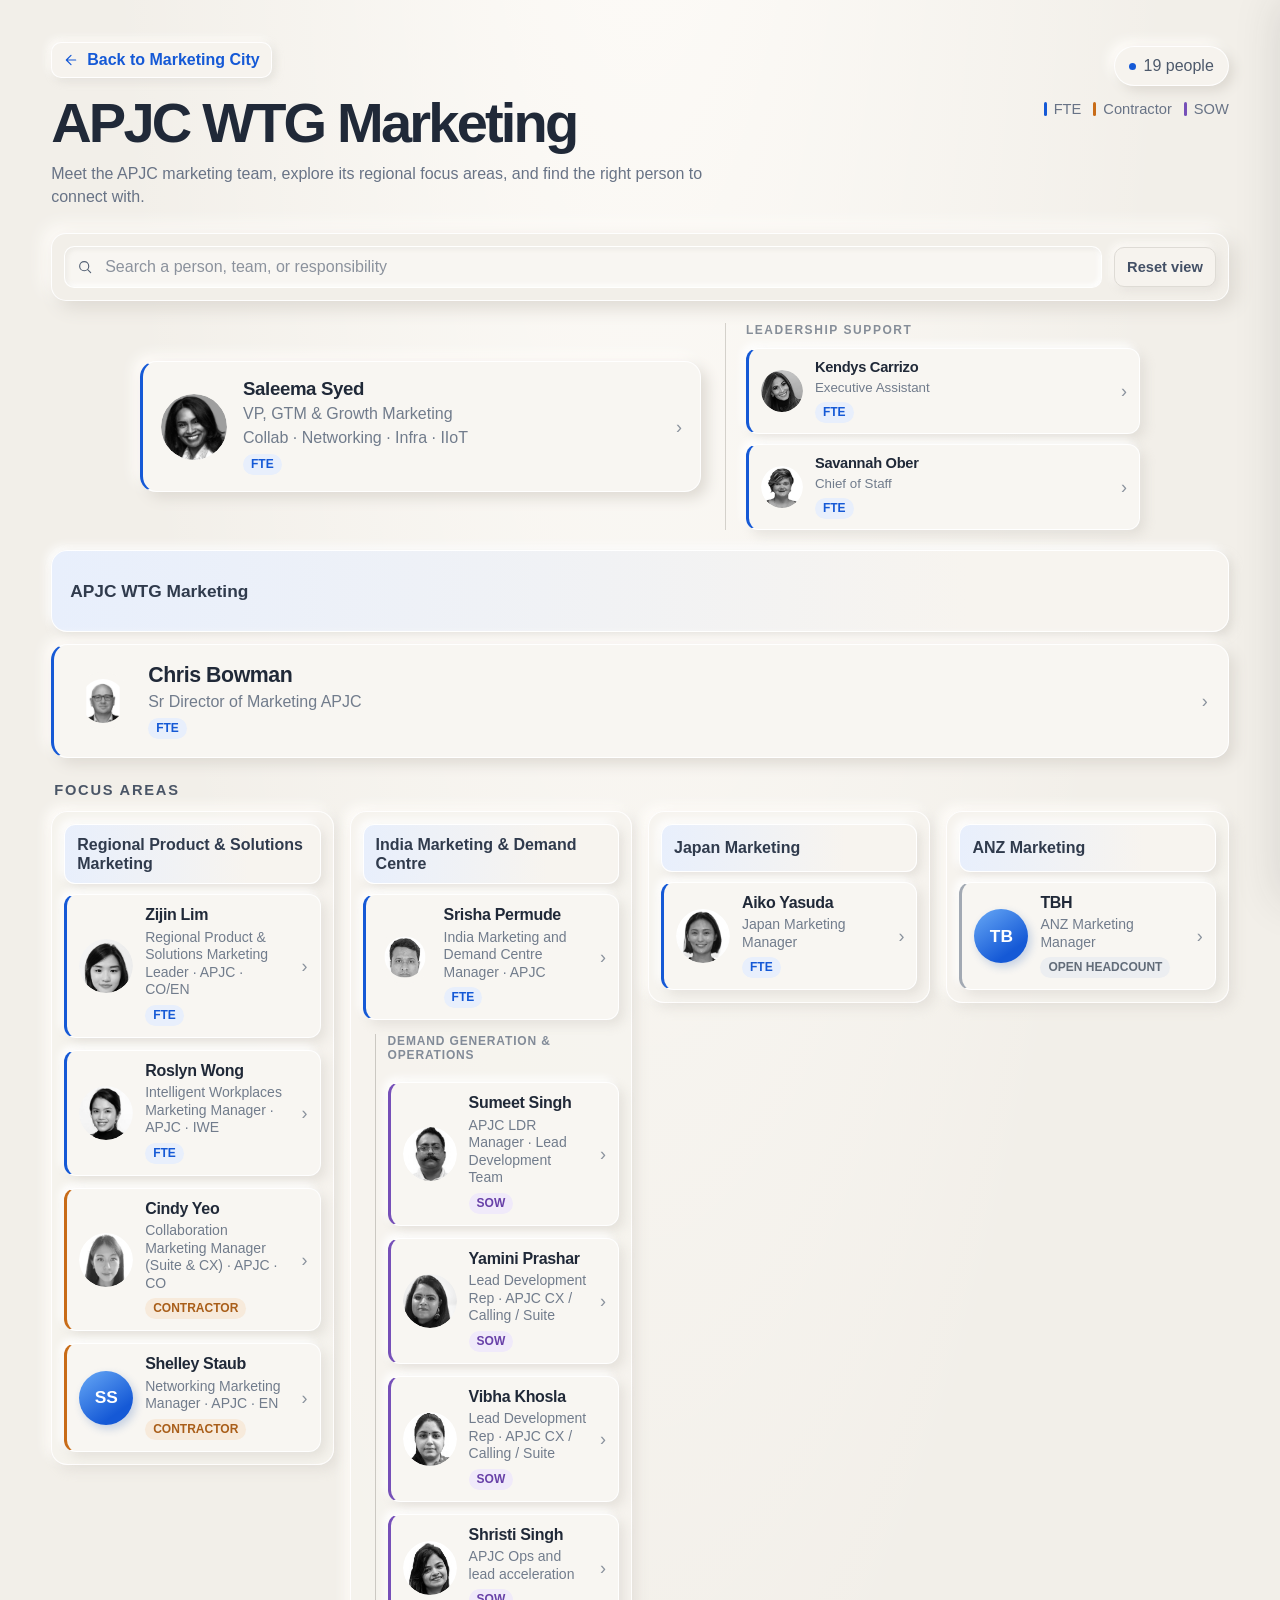
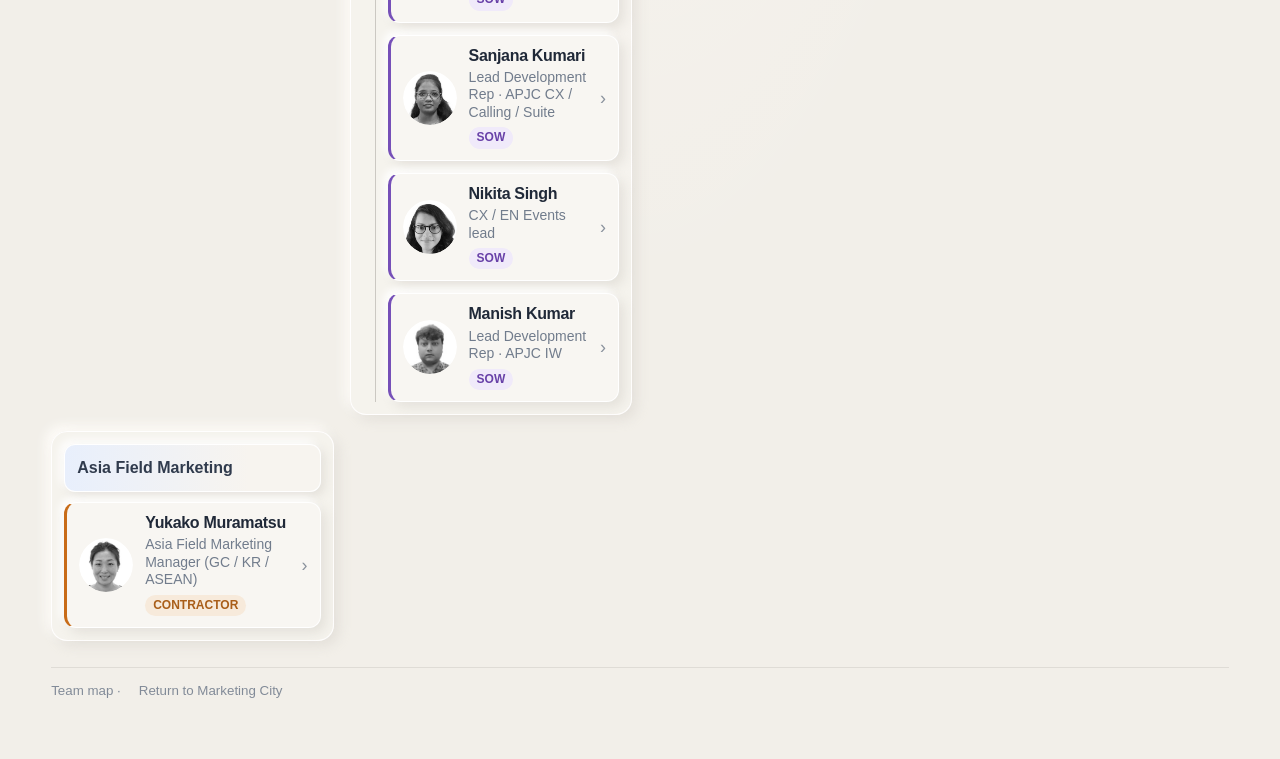
<file: apjc-wtg-marketing.html>
<!doctype html>
<html lang="en"><head><meta charset="utf-8"><meta name="viewport" content="width=device-width,initial-scale=1"><meta name="theme-color" content="#f2efe9"><title>APJC WTG Marketing — Team Map</title><link rel="stylesheet" href="assets/team-maps.css"><link rel="stylesheet" href="assets/layout-fixes.css"></head>
<body><main class="page">
  <header class="topbar"><div><a class="back" href="index.html" aria-label="Back to Marketing City home"><svg viewBox="0 0 24 24" fill="none" aria-hidden="true"><path d="M19 12H5m7 7-7-7 7-7" stroke="currentColor" stroke-width="1.8" stroke-linecap="round" stroke-linejoin="round"/></svg>Back to Marketing City</a><h1>APJC WTG Marketing</h1><p class="subtitle">Meet the APJC marketing team, explore its regional focus areas, and find the right person to connect with.</p></div><div class="header-meta"><div class="count" data-people-count></div><div class="legend"><span class="legend-item"><i class="legend-mark"></i>FTE</span><span class="legend-item"><i class="legend-mark contractor"></i>Contractor</span><span class="legend-item"><i class="legend-mark sow"></i>SOW</span></div></div></header>
  <div class="toolbar"><label class="search-wrap"><svg class="search-icon" viewBox="0 0 24 24" fill="none" aria-hidden="true"><circle cx="10.8" cy="10.8" r="6.8" stroke="currentColor" stroke-width="1.7"/><path d="m16 16 4.5 4.5" stroke="currentColor" stroke-width="1.7" stroke-linecap="round"/></svg><input id="search" type="text" placeholder="Search a person, team, or responsibility" autocomplete="off" aria-label="Search a person, team, or responsibility"><button class="clear" type="button" aria-label="Clear search">×</button></label>
      <div class="site-search-results" id="siteSearchResults" role="listbox" aria-label="People and focus area matches" hidden></div><button class="reset" type="button">Reset view</button></div>
  <section class="executive-row" aria-label="Marketing leadership">
    <article class="executive-card tier-c1" data-organization="Collaboration Mktg Admin - US" data-location="Allen, Texas, United States of America" data-webex-contact="saleemas@cisco.com"><span class="avatar"><img src="assets/headshots/saleema-syed.jpg" alt="" loading="lazy"></span><span class="copy"><strong class="name">Saleema Syed</strong><span class="title">VP, GTM &amp; Growth Marketing</span><span class="title">Collab · Networking · Infra · IIoT</span><span class="role">FTE</span></span></article>
    <div class="executive-support"><p class="executive-support-label">Leadership support</p>
      <article class="person-card tier-c2" data-location="Richardson, Texas; United States Of America" data-webex-contact="kcarrizo@cisco.com" data-organization="Collaboration Mktg Admin - US"><span class="avatar"><img src="assets/headshots/kendys-carrizo.jpg" alt="" loading="lazy"></span><span class="copy"><strong class="name">Kendys Carrizo</strong><span class="title">Executive Assistant</span><span class="role">FTE</span></span></article>
      <article class="person-card tier-c2" data-location="Houston, Texas; United States Of America" data-webex-contact="sobermaw@cisco.com" data-organization="Collaboration Mktg Admin - US"><span class="avatar"><img src="assets/headshots/savannah-ober.jpg" alt="" loading="lazy"></span><span class="copy"><strong class="name">Savannah Ober</strong><span class="title">Chief of Staff</span><span class="role">FTE</span></span></article>
    </div>
  </section>
  <div class="focus-banner" role="heading" aria-level="2">APJC WTG Marketing</div>
  <section class="lead-panel" aria-label="Team leadership"><article class="lead-person tier-c3" data-location="SINGAPORE - MBC, 25th floor; Singapore" data-webex-contact="chribowm@cisco.com" data-organization="APJ SME Collaboration Marketing-Singapore"><span class="avatar"><img src="assets/headshots/chris-bowman.jpg" alt="" loading="lazy"></span><span class="copy"><strong class="name">Chris Bowman</strong><span class="title">Sr Director of Marketing APJC</span><span class="role">FTE</span></span></article></section>
  <h2 class="section-label">Focus areas</h2><div class="group-grid">
    <section class="group"><h3 class="group-title">Regional Product &amp; Solutions Marketing</h3><div class="group-content">
      <article class="person-card tier-c4" data-location="Singapore, Central Singapore, Singapore" data-webex-contact="ziqlim@cisco.com" data-organization="APJ SME Collaboration Marketing-Singapore"><span class="avatar"><img src="assets/headshots/zijin-lim.jpeg" alt="" loading="lazy"></span><span class="copy"><strong class="name">Zijin Lim</strong><span class="title">Regional Product &amp; Solutions Marketing Leader · APJC · CO/EN</span><span class="role">FTE</span></span></article>
      <article class="person-card tier-c4" data-location="SINGAPORE - MBC, 24th floor; Singapore" data-webex-contact="roswong@cisco.com" data-organization="APJ SME Collaboration Marketing-Singapore"><span class="avatar"><img src="assets/headshots/roslyn-wong.jpeg" alt="" loading="lazy"></span><span class="copy"><strong class="name">Roslyn Wong</strong><span class="title">Intelligent Workplaces Marketing Manager · APJC · IWE</span><span class="role">FTE</span></span></article>
      <article class="person-card contractor tier-c4" data-location="Singapore, Central Singapore; Singapore" data-webex-contact="cyeohuis@cisco.com" data-organization="APJ SME Collaboration Marketing-Singapore"><span class="avatar"><img src="assets/headshots/cindy-yeo.jpeg" alt="" loading="lazy"></span><span class="copy"><strong class="name">Cindy Yeo</strong><span class="title">Collaboration Marketing Manager (Suite &amp; CX) · APJC · CO</span><span class="role contractor">Contractor</span></span></article>
      <article class="person-card contractor tier-c4" data-location="MELBOURNE 101 COLLINS ST; Melbourne, VIC; Australia" data-webex-contact="shstaub@cisco.com" data-organization="WTG Networking Marketing - Australia"><span class="avatar">SS</span><span class="copy"><strong class="name">Shelley Staub</strong><span class="title">Networking Marketing Manager · APJC · EN</span><span class="role contractor">Contractor</span></span></article>
    </div></section>
    <section class="group"><h3 class="group-title">India Marketing &amp; Demand Centre</h3><div class="group-content"><article class="person-card tier-c4" data-location="BANGALORE 50, 4th floor; Bangalore, KA; India" data-webex-contact="spermude@cisco.com" data-organization="APJ SME Collaboration Marketing - India"><span class="avatar"><img src="assets/headshots/srisha-permude.jpeg" alt="" loading="lazy"></span><span class="copy"><strong class="name">Srisha Permude</strong><span class="title">India Marketing and Demand Centre Manager · APJC</span><span class="role">FTE</span></span></article><div class="subgroup"><p class="subgroup-label">Demand generation &amp; operations</p><article class="person-card sow tier-c4" data-location="NEW DELHI 03; New Delhi, DL; India" data-webex-contact="sumesin2@cisco.com" data-organization="APJ SME Collaboration Marketing - India"><span class="avatar"><img src="assets/headshots/sumeet-singh.jpeg" alt="" loading="lazy"></span><span class="copy"><strong class="name">Sumeet Singh</strong><span class="title">APJC LDR Manager · Lead Development Team</span><span class="role sow">SOW</span></span></article><article class="person-card sow tier-c4" data-location="NEW DELHI 03; New Delhi, DL; India" data-webex-contact="yprashar@cisco.com" data-organization="APJ SME Collaboration Marketing - India"><span class="avatar"><img src="assets/headshots/yamini-prashar.jpeg" alt="" loading="lazy"></span><span class="copy"><strong class="name">Yamini Prashar</strong><span class="title">Lead Development Rep · APJC CX / Calling / Suite</span><span class="role sow">SOW</span></span></article><article class="person-card sow tier-c4" data-location="NEW DELHI 03; New Delhi, DL; India" data-webex-contact="vkhoslaw@cisco.com" data-organization="APJ SME Collaboration Marketing - India"><span class="avatar"><img src="assets/headshots/vibha-khosla.jpeg" alt="" loading="lazy"></span><span class="copy"><strong class="name">Vibha Khosla</strong><span class="title">Lead Development Rep · APJC CX / Calling / Suite</span><span class="role sow">SOW</span></span></article><article class="person-card sow tier-c4" data-location="NEW DELHI 03; New Delhi, DL; India" data-webex-contact="shristsi@cisco.com" data-organization="APJ SME Collaboration Marketing - India"><span class="avatar"><img src="assets/headshots/shristi-singh.jpeg" alt="" loading="lazy"></span><span class="copy"><strong class="name">Shristi Singh</strong><span class="title">APJC Ops and lead acceleration</span><span class="role sow">SOW</span></span></article><article class="person-card sow tier-c4" data-location="NEW DELHI 03; New Delhi, DL; India" data-webex-contact="sanjank3@cisco.com" data-organization="APJ SME Collaboration Marketing - India"><span class="avatar"><img src="assets/headshots/sanjana-kumari.jpeg" alt="" loading="lazy"></span><span class="copy"><strong class="name">Sanjana Kumari</strong><span class="title">Lead Development Rep · APJC CX / Calling / Suite</span><span class="role sow">SOW</span></span></article><article class="person-card sow tier-c4" data-location="BANGALORE 50; Bangalore, KA; India" data-webex-contact="nikitsin@cisco.com" data-organization="APJ SME Collaboration Marketing - India"><span class="avatar"><img src="assets/headshots/nikita-singh.jpeg" alt="" loading="lazy"></span><span class="copy"><strong class="name">Nikita Singh</strong><span class="title">CX / EN Events lead</span><span class="role sow">SOW</span></span></article><article class="person-card sow tier-c4" data-location="NEW DELHI 03; New Delhi, DL; India" data-webex-contact="kmanish3@cisco.com" data-organization="APJ SME Collaboration Marketing - India"><span class="avatar"><img src="assets/headshots/manish-kumar.jpeg" alt="" loading="lazy"></span><span class="copy"><strong class="name">Manish Kumar</strong><span class="title">Lead Development Rep · APJC IW</span><span class="role sow">SOW</span></span></article></div></div></section>
    <section class="group"><h3 class="group-title">Japan Marketing</h3><div class="group-content"><article class="person-card tier-c4" data-location="TOKYO MID TOWN TOWER, 21st floor; Minato, 13; Japan" data-webex-contact="aiyasuda@cisco.com" data-organization="APJ SME Collaboration Marketing-Japan"><span class="avatar"><img src="assets/headshots/aiko-yasuda.jpeg" alt="" loading="lazy"></span><span class="copy"><strong class="name">Aiko Yasuda</strong><span class="title">Japan Marketing Manager</span><span class="role">FTE</span></span></article></div></section>
    <section class="group"><h3 class="group-title">ANZ Marketing</h3><div class="group-content"><article class="person-card open tier-c4"><span class="avatar">TB</span><span class="copy"><strong class="name">TBH</strong><span class="title">ANZ Marketing Manager</span><span class="role open">Open headcount</span></span></article></div></section>
    <section class="group"><h3 class="group-title">Asia Field Marketing</h3><div class="group-content"><article class="person-card contractor tier-c4" data-location="NORTH SYDNEY - 177 PACIFIC HWY; North Sydney, NSW; Australia" data-webex-contact="yumurama@cisco.com" data-organization="WTG Networking Marketing - Australia"><span class="avatar"><img src="assets/headshots/yukako-muramatsu.jpeg" alt="" loading="lazy"></span><span class="copy"><strong class="name">Yukako Muramatsu</strong><span class="title">Asia Field Marketing Manager (GC / KR / ASEAN)</span><span class="role contractor">Contractor</span></span></article></div></section>
  </div><p class="empty-state">No people match that search.</p><footer class="footer">Team map · <a href="index.html">Return to Marketing City</a></footer>
</main><script src="assets/location-time.js"></script><script src="assets/team-maps.js"></script><script src="assets/people-directory.js"></script>
<script src="assets/site-search.js"></script>
<script src="assets/page-tools.js"></script>
</body></html>
</file>
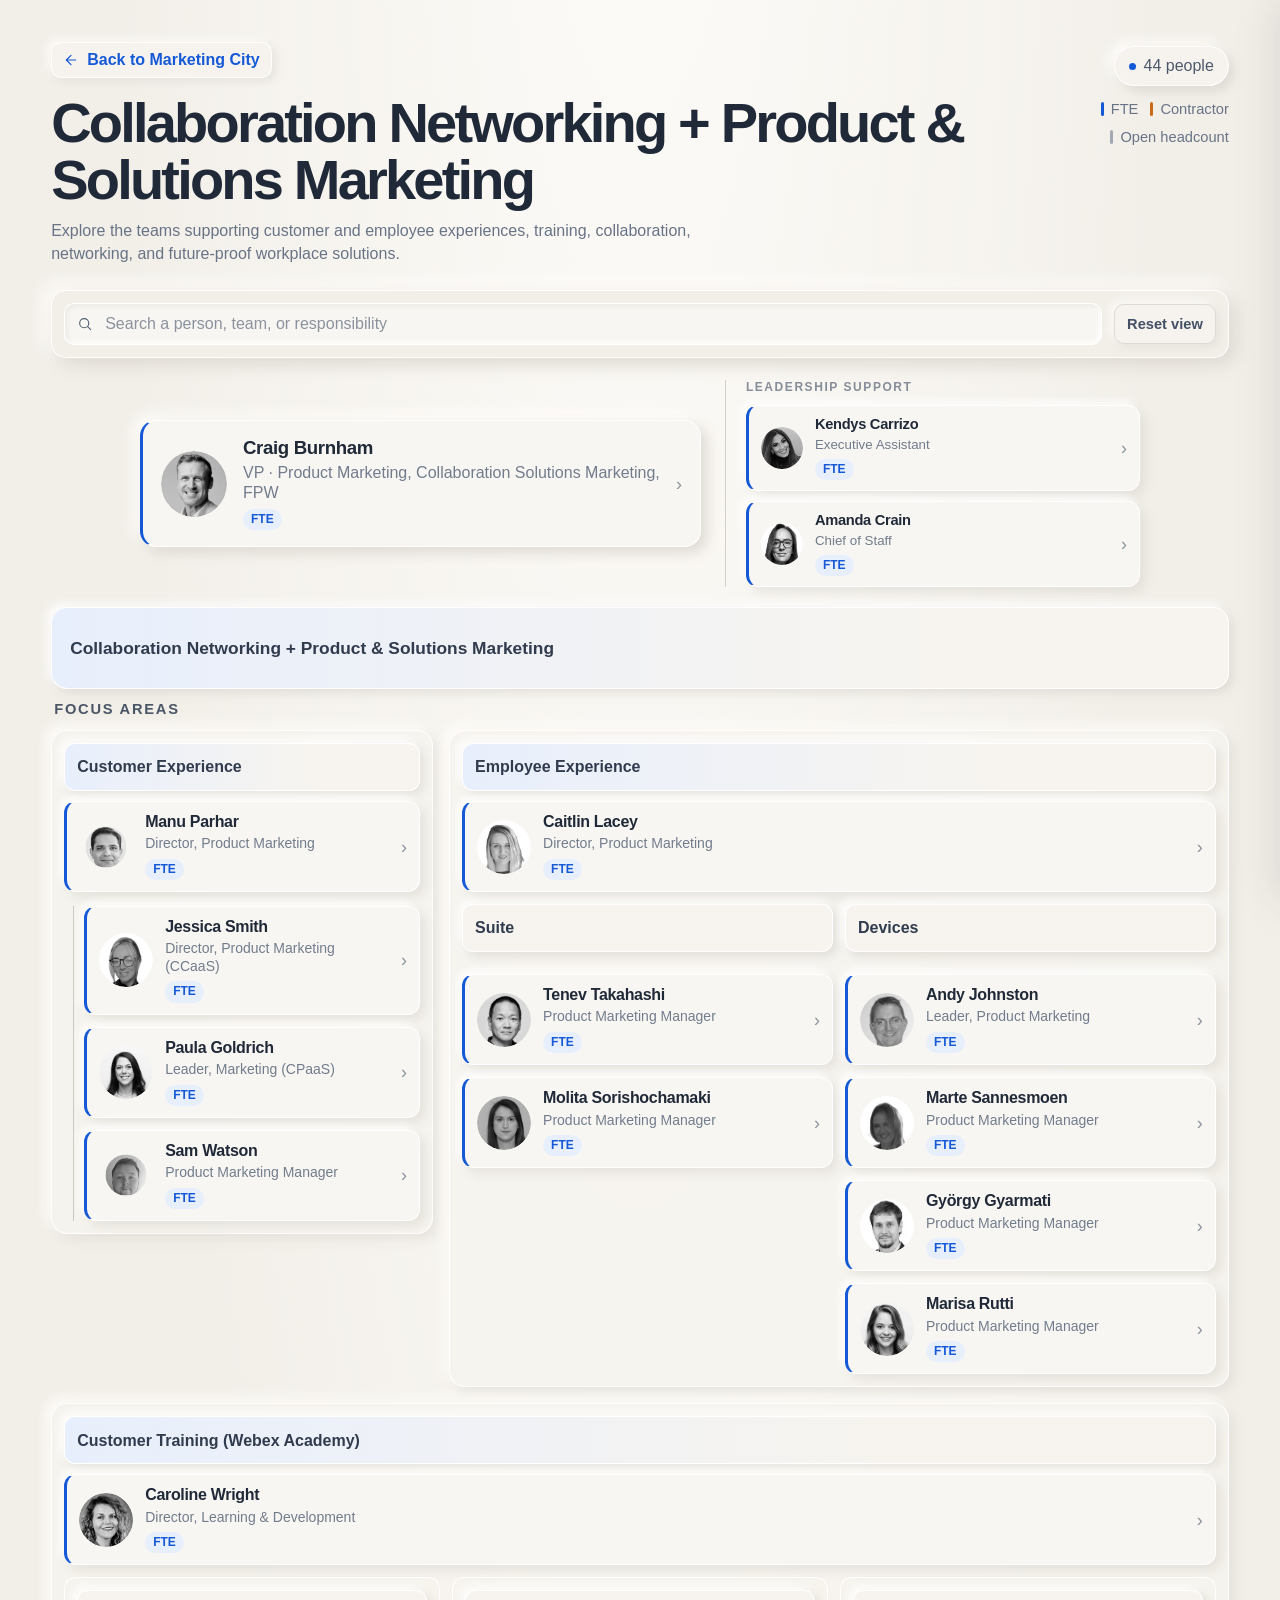
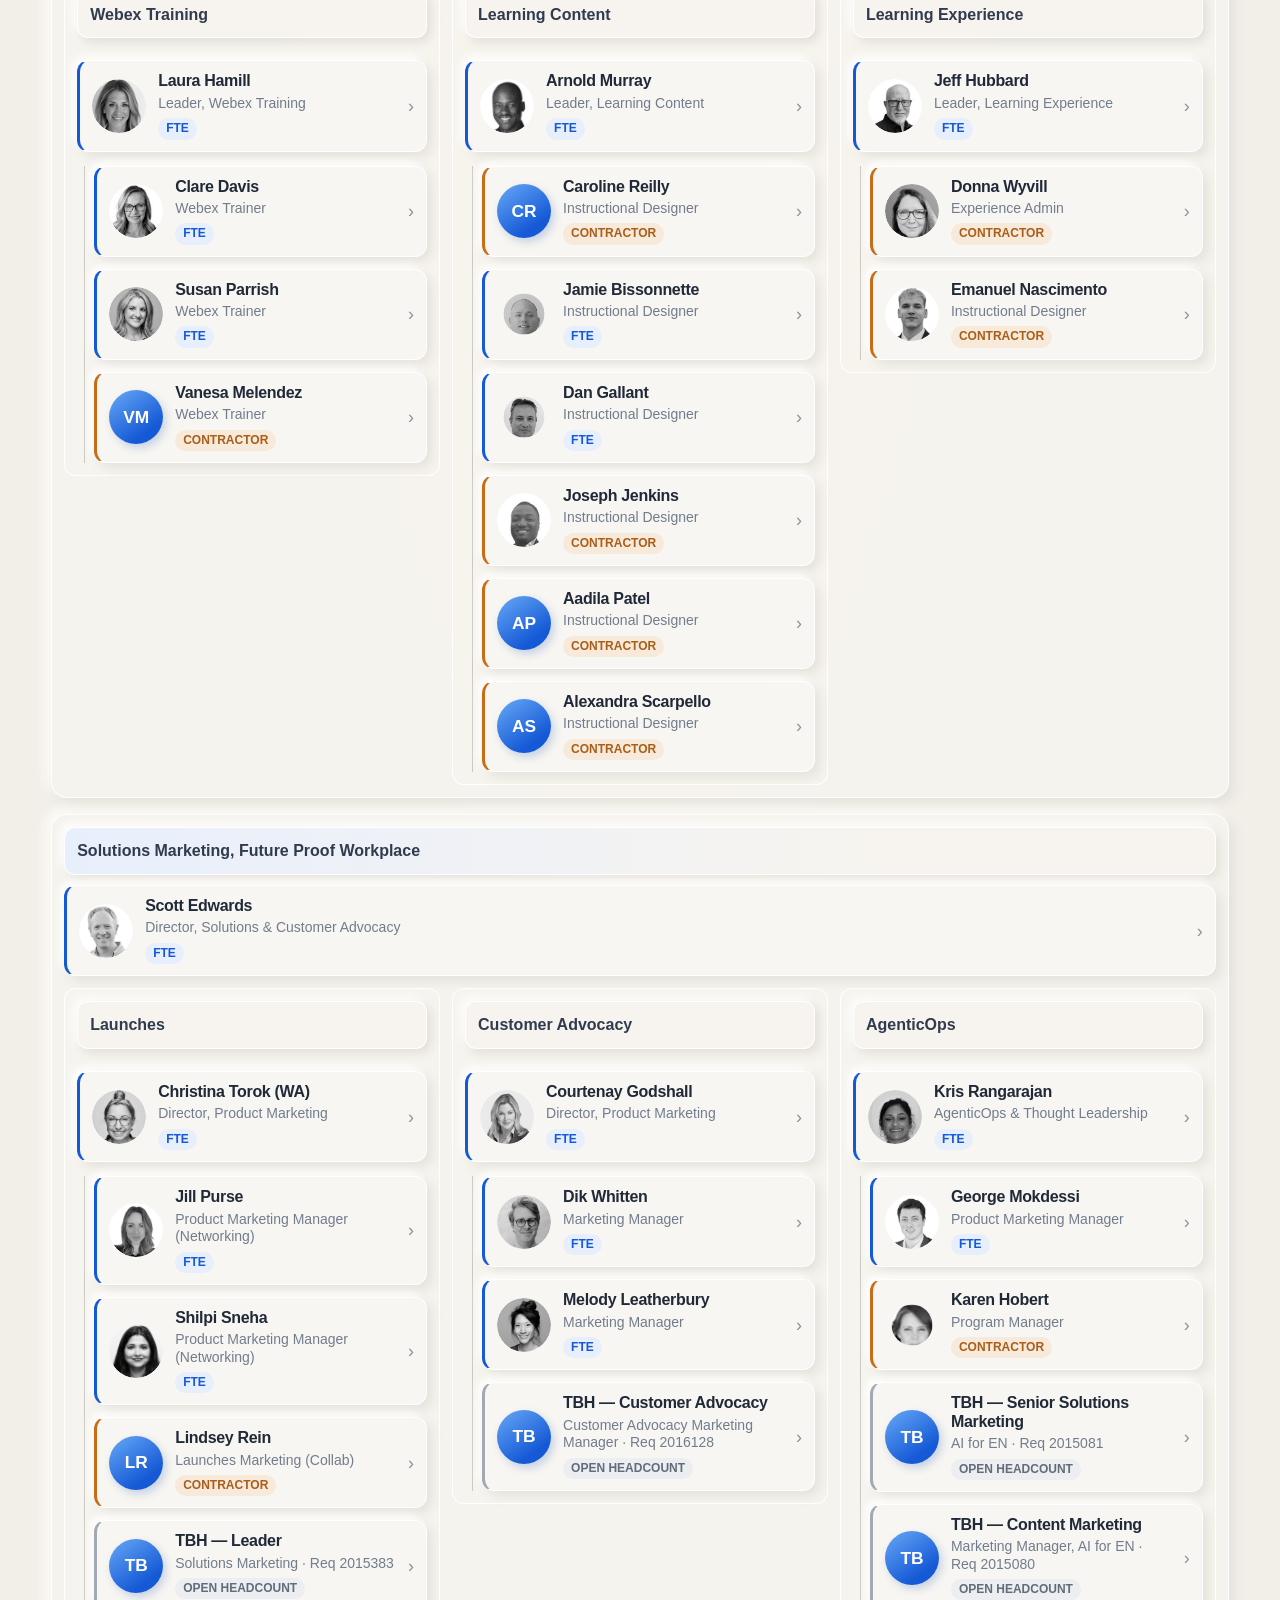
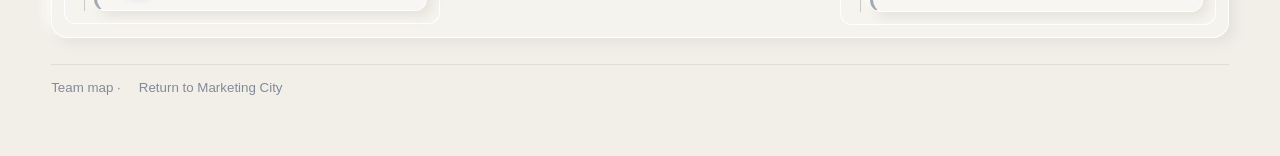
<file: collaboration-networking-product-solutions-marketing.html>
<!doctype html>
<html lang="en">
<head>
  <meta charset="utf-8">
  <meta name="viewport" content="width=device-width,initial-scale=1">
  <meta name="theme-color" content="#f2efe9">
  <title>Collaboration Networking + Product &amp; Solutions Marketing — Team Map</title>
  <link rel="stylesheet" href="assets/team-maps.css">
  <link rel="stylesheet" href="assets/layout-fixes.css">
  <style>
    .collab-grid { grid-template-columns:repeat(3,minmax(0,1fr)); align-items:start; gap:16px; }
    .collab-grid > .group { min-width:0; }
    .collab-grid .subgroup { margin-left:9px; padding-left:10px; }
    .collab-grid .subgroup .subgroup { margin-left:7px; padding-left:9px; }
    .collab-grid .group-content { gap:11px; }
    .collab-grid .subgroup { display:flex; flex-direction:column; gap:10px; }
    .collab-grid .subgroup-label { margin:0 0 1px; }
    .collab-grid > .group[aria-labelledby="customer-training"],
    .collab-grid > .group[aria-labelledby="solutions-marketing"] { grid-column:1 / -1; }
    .collab-grid > .group[aria-labelledby="customer-training"] > .group-content,
    .collab-grid > .group[aria-labelledby="solutions-marketing"] > .group-content {
      display:grid;
      grid-template-columns:repeat(3,minmax(0,1fr));
      align-items:start;
      gap:14px;
    }
    .collab-grid > .group[aria-labelledby="customer-training"] > .group-content > .person-card,
    .collab-grid > .group[aria-labelledby="solutions-marketing"] > .group-content > .person-card { grid-column:1 / -1; }
    .collab-grid > .group[aria-labelledby="customer-training"] > .group-content > .subgroup,
    .collab-grid > .group[aria-labelledby="solutions-marketing"] > .group-content > .subgroup {
      min-width:0;
      margin:0;
      padding:12px;
      border:1px solid rgba(255,255,255,.96);
      border-radius:12px;
      background:rgba(247,244,239,.72);
    }
    .collab-grid > .group[aria-labelledby="employee-experience"] > .group-content {
      display:grid;
      grid-template-columns:repeat(2,minmax(0,1fr));
      align-items:start;
      gap:14px;
    }
    .collab-grid > .group[aria-labelledby="employee-experience"] { grid-column:span 2; }
    .collab-grid > .group[aria-labelledby="employee-experience"] > .group-content > .person-card { grid-column:1 / -1; }
    .collab-grid > .group[aria-labelledby="employee-experience"] > .group-content > .subgroup {
      margin:0;
      padding:0;
      border-left:0;
    }
    .lead-panel.executive-row { margin-bottom:20px; }
    @media(max-width:1180px) {
      .collab-grid { grid-template-columns:repeat(3,minmax(0,1fr)); }
    }
    @media(max-width:900px) {
      .collab-grid > .group[aria-labelledby="customer-training"] > .group-content,
      .collab-grid > .group[aria-labelledby="solutions-marketing"] > .group-content { grid-template-columns:repeat(2,minmax(0,1fr)); }
    }
    @media(max-width:640px) {
      .collab-grid { grid-template-columns:minmax(0,1fr); }
      .collab-grid > .group[aria-labelledby="employee-experience"] { grid-column:auto; }
      .collab-grid > .group[aria-labelledby="employee-experience"] > .group-content { grid-template-columns:minmax(0,1fr); }
      .collab-grid > .group[aria-labelledby="employee-experience"] > .group-content > .person-card { grid-column:auto; }
      .collab-grid > .group[aria-labelledby="customer-training"] > .group-content,
      .collab-grid > .group[aria-labelledby="solutions-marketing"] > .group-content { grid-template-columns:minmax(0,1fr); }
      .collab-grid > .group[aria-labelledby="customer-training"] > .group-content > .person-card,
      .collab-grid > .group[aria-labelledby="solutions-marketing"] > .group-content > .person-card { grid-column:auto; }
    }
  </style>
</head>
<body>
<main class="page">
  <header class="topbar">
    <div>
      <a class="back" href="index.html" aria-label="Back to Marketing City home"><svg viewBox="0 0 24 24" fill="none" aria-hidden="true"><path d="M19 12H5m7 7-7-7 7-7" stroke="currentColor" stroke-width="1.8" stroke-linecap="round" stroke-linejoin="round"/></svg>Back to Marketing City</a>
      
      <h1>Collaboration Networking + Product &amp; Solutions Marketing</h1>
      <p class="subtitle">Explore the teams supporting customer and employee experiences, training, collaboration, networking, and future-proof workplace solutions.</p>
    </div>
    <div class="header-meta">
      <div class="count" data-people-count></div>
      <div class="legend">
        <span class="legend-item"><i class="legend-mark"></i>FTE</span>
        <span class="legend-item"><i class="legend-mark contractor"></i>Contractor</span>
        <span class="legend-item"><i class="legend-mark open"></i>Open headcount</span>
      </div>
    </div>
  </header>

  <div class="toolbar">
    <label class="search-wrap"><svg class="search-icon" viewBox="0 0 24 24" fill="none" aria-hidden="true"><circle cx="10.8" cy="10.8" r="6.8" stroke="currentColor" stroke-width="1.7"/><path d="m16 16 4.5 4.5" stroke="currentColor" stroke-width="1.7" stroke-linecap="round"/></svg><input id="search" type="text" placeholder="Search a person, team, or responsibility" autocomplete="off" aria-label="Search a person, team, or responsibility"><button class="clear" type="button" aria-label="Clear search">×</button></label>
      <div class="site-search-results" id="siteSearchResults" role="listbox" aria-label="People and focus area matches" hidden></div>
    <button class="reset" type="button">Reset view</button>
  </div>

  <section class="executive-row" aria-label="Focus area leadership">
    <article class="executive-card tier-c1" data-location="Research Triangle Park, North Carolina; United States Of America" data-webex-contact="crburnha@cisco.com" data-organization="Collab Product &amp; Solutions Mkt -US"><span class="avatar"><img src="assets/headshots/craig-burnham.jpg" alt="" loading="lazy"></span><span class="copy"><strong class="name">Craig Burnham</strong><span class="title">VP · Product Marketing, Collaboration Solutions Marketing, FPW</span><span class="role">FTE</span></span></article>
    <div class="executive-support"><p class="executive-support-label">Leadership support</p>
      <article class="person-card tier-c2" data-location="Richardson, Texas; United States Of America" data-webex-contact="kcarrizo@cisco.com" data-organization="Collaboration Mktg Admin - US"><span class="avatar"><img src="assets/headshots/kendys-carrizo.jpg" alt="" loading="lazy"></span><span class="copy"><strong class="name">Kendys Carrizo</strong><span class="title">Executive Assistant</span><span class="role">FTE</span></span></article>
      <article class="person-card tier-c2" data-location="Santa Fe, New Mexico; United States Of America" data-webex-contact="craina@cisco.com" data-organization="Collaboration Mktg Admin - US"><span class="avatar"><img src="assets/headshots/amanda-crain.jpeg" alt="" loading="lazy"></span><span class="copy"><strong class="name">Amanda Crain</strong><span class="title">Chief of Staff</span><span class="role">FTE</span></span></article>
    </div>
  </section>

  <div class="focus-banner tier-t1" role="heading" aria-level="2">Collaboration Networking + Product &amp; Solutions Marketing</div>
  <h2 class="section-label">Focus areas</h2>
  <div class="group-grid collab-grid">
    <section class="group" aria-labelledby="customer-experience">
      <h3 class="group-title" id="customer-experience">Customer Experience</h3>
      <div class="group-content">
        <article class="person-card tier-c4" data-location="Seattle, Washington; United States Of America" data-webex-contact="mparhar@cisco.com" data-organization="Creative Brand Marketing US" data-manager="Craig Burnham"><span class="avatar"><img src="assets/headshots/manu-parhar.jpeg" alt="" loading="lazy"></span><span class="copy"><strong class="name">Manu Parhar</strong><span class="title">Director, Product Marketing</span><span class="role">FTE</span></span></article>
        <div class="subgroup">
          <article class="person-card tier-c4" data-location="Salt Lake City, Utah; United States Of America" data-webex-contact="jesssmi@cisco.com" data-organization="Collab Product &amp; Solutions Mkt -US"><span class="avatar"><img src="assets/headshots/jessica-smith.jpeg" alt="" loading="lazy"></span><span class="copy"><strong class="name">Jessica Smith</strong><span class="title">Director, Product Marketing (CCaaS)</span><span class="role">FTE</span></span></article>
          <article class="person-card tier-c4" data-location="Trenton, New Jersey; United States Of America" data-webex-contact="pgoldric@cisco.com" data-organization="imimobile Marketing-US"><span class="avatar"><img src="assets/headshots/paula-goldrich.jpeg" alt="" loading="lazy"></span><span class="copy"><strong class="name">Paula Goldrich</strong><span class="title">Leader, Marketing (CPaaS)</span><span class="role">FTE</span></span></article>
          <article class="person-card tier-c4" data-location="LONDON - FINSBURY CIRCUS, 7th floor; London, United Kingdom" data-webex-contact="samwat@cisco.com" data-organization="imimobile Marketing-UK"><span class="avatar"><img src="assets/headshots/sam-watson.jpeg" alt="" loading="lazy"></span><span class="copy"><strong class="name">Sam Watson</strong><span class="title">Product Marketing Manager</span><span class="role">FTE</span></span></article>
        </div>
      </div>
    </section>

    <section class="group" aria-labelledby="employee-experience">
      <h3 class="group-title" id="employee-experience">Employee Experience</h3>
      <div class="group-content">
        <article class="person-card tier-c4" data-location="SJ-21, 3rd floor, Milpitas, CA; United States Of America" data-webex-contact="cailacey@cisco.com" data-organization="Collab Product &amp; Solutions Mkt -US" data-manager="Craig Burnham"><span class="avatar"><img src="assets/headshots/caitlin-lacey.jpeg" alt="" loading="lazy"></span><span class="copy"><strong class="name">Caitlin Lacey</strong><span class="title">Director, Product Marketing</span><span class="role">FTE</span></span></article>
        <div class="subgroup"><p class="subgroup-label tier-t3">Suite</p>
          <article class="person-card tier-c4" data-location="Honolulu, Hawaii; United States Of America" data-webex-contact="tentakah@cisco.com" data-organization="Collab Product &amp; Solutions Mkt -US"><span class="avatar"><img src="assets/headshots/tenev-takahashi.jpeg" alt="" loading="lazy"></span><span class="copy"><strong class="name">Tenev Takahashi</strong><span class="title">Product Marketing Manager</span><span class="role">FTE</span></span></article>
          <article class="person-card tier-c4" data-location="Milpitas, California; United States Of America" data-webex-contact="msorisho@cisco.com" data-organization="Collab Product &amp; Solutions Mkt -US"><span class="avatar"><img src="assets/headshots/molita-sorishochamaki.jpeg" alt="" loading="lazy"></span><span class="copy"><strong class="name">Molita Sorishochamaki</strong><span class="title">Product Marketing Manager</span><span class="role">FTE</span></span></article>
        </div>
        <div class="subgroup"><p class="subgroup-label tier-t3">Devices</p>
          <article class="person-card tier-c4" data-manager="Caitlin Lacey" data-location="Reading, Berkshire; United Kingdom" data-webex-contact="andyjoh@cisco.com" data-organization="Collaboration Content Marketing - UK"><span class="avatar"><img src="assets/headshots/andy-johnston.jpeg" alt="" loading="lazy"></span><span class="copy"><strong class="name">Andy Johnston</strong><span class="title">Leader, Product Marketing</span><span class="role">FTE</span></span></article>
          <article class="person-card tier-c4" data-manager="Caitlin Lacey" data-location="LYSAKER 1, 3rd floor, Lysaker, Norway" data-webex-contact="mholtsan@cisco.com" data-organization="Collaboration Content Marketing-Norway"><span class="avatar"><img src="assets/headshots/marte-sannesmoen.jpeg" alt="" loading="lazy"></span><span class="copy"><strong class="name">Marte Sannesmoen</strong><span class="title">Product Marketing Manager</span><span class="role">FTE</span></span></article>
          <article class="person-card tier-c4" data-manager="Caitlin Lacey" data-location="LYSAKER 1, 3rd floor, Lysaker, Norway" data-webex-contact="ggyarmat@cisco.com" data-organization="Collaboration Content Marketing-Norway"><span class="avatar"><img src="assets/headshots/gyorgy-gyarmati.jpeg" alt="" loading="lazy"></span><span class="copy"><strong class="name">György Gyarmati</strong><span class="title">Product Marketing Manager</span><span class="role">FTE</span></span></article>
          <article class="person-card tier-c4" data-manager="Caitlin Lacey" data-location="Indianapolis, Indiana; United States Of America" data-webex-contact="mrutti@cisco.com" data-organization="Collab Product &amp; Solutions Mkt -US"><span class="avatar"><img src="assets/headshots/marisa-rutti.jpeg" alt="" loading="lazy"></span><span class="copy"><strong class="name">Marisa Rutti</strong><span class="title">Product Marketing Manager</span><span class="role">FTE</span></span></article>
        </div>
      </div>
    </section>

    <section class="group" aria-labelledby="customer-training">
      <h3 class="group-title" id="customer-training">Customer Training (Webex Academy)</h3>
      <div class="group-content">
        <article class="person-card tier-c4" data-location="Research Triangle Park, North Carolina; United States Of America" data-webex-contact="carowrig@cisco.com" data-organization="Digital Experience - US - COGS" data-manager="Craig Burnham"><span class="avatar"><img src="assets/headshots/caroline-wright.jpeg" alt="" loading="lazy"></span><span class="copy"><strong class="name">Caroline Wright</strong><span class="title">Director, Learning &amp; Development</span><span class="role">FTE</span></span></article>
        <div class="subgroup"><p class="subgroup-label tier-t3">Webex Training</p>
          <article class="person-card tier-c4" data-location="Ann Arbor, Michigan; United States Of America" data-webex-contact="lahamill@cisco.com" data-organization="Digital Experience - US - COGS"><span class="avatar"><img src="assets/headshots/laura-hamill.jpeg" alt="" loading="lazy"></span><span class="copy"><strong class="name">Laura Hamill</strong><span class="title">Leader, Webex Training</span><span class="role">FTE</span></span></article>
          <div class="subgroup">
            <article class="person-card tier-c4" data-location="Rancho Cordova, California; United States Of America" data-webex-contact="clared@cisco.com" data-organization="Digital Experience - US - COGS"><span class="avatar"><img src="assets/headshots/clare-davis.jpeg" alt="" loading="lazy"></span><span class="copy"><strong class="name">Clare Davis</strong><span class="title">Webex Trainer</span><span class="role">FTE</span></span></article>
            <article class="person-card tier-c4" data-location="Research Triangle Park, North Carolina; United States Of America" data-webex-contact="suparris@cisco.com" data-organization="Calling Digital Enablement - COGS - USA"><span class="avatar"><img src="assets/headshots/susan-parrish.jpeg" alt="" loading="lazy"></span><span class="copy"><strong class="name">Susan Parrish</strong><span class="title">Webex Trainer</span><span class="role">FTE</span></span></article>
            <article class="person-card contractor tier-c4" data-location="Panama, Panama; Panama" data-webex-contact="vamelend@cisco.com" data-organization="Calling Digital Enablement - COGS - Panama"><span class="avatar">VM</span><span class="copy"><strong class="name">Vanesa Melendez</strong><span class="title">Webex Trainer</span><span class="role contractor">Contractor</span></span></article>
          </div>
        </div>
        <div class="subgroup"><p class="subgroup-label tier-t3">Learning Content</p>
          <article class="person-card tier-c4" data-manager="Caroline Wright" data-location="ATLANTA 11, 18th floor, Atlanta, GA; United States Of America" data-webex-contact="armurray@cisco.com" data-organization="Calling Digital Enablement - COGS - USA"><span class="avatar"><img src="assets/headshots/arnold-murray.jpeg" alt="" loading="lazy"></span><span class="copy"><strong class="name">Arnold Murray</strong><span class="title">Leader, Learning Content</span><span class="role">FTE</span></span></article>
          <div class="subgroup">
            <article class="person-card contractor tier-c4" data-location="Tampa, Florida; United States Of America" data-webex-contact="careilly@cisco.com" data-organization="Calling Digital Enablement - COGS - USA"><span class="avatar">CR</span><span class="copy"><strong class="name">Caroline Reilly</strong><span class="title">Instructional Designer</span><span class="role contractor">Contractor</span></span></article>
            <article class="person-card tier-c4" data-location="Research Triangle Park, North Carolina; United States Of America" data-webex-contact="jabisson@cisco.com" data-organization="Calling Digital Enablement - COGS - USA"><span class="avatar"><img src="assets/headshots/jamie-bissonnette.jpeg" alt="" loading="lazy"></span><span class="copy"><strong class="name">Jamie Bissonnette</strong><span class="title">Instructional Designer</span><span class="role">FTE</span></span></article>
            <article class="person-card tier-c4" data-location="Herndon, Virginia; United States Of America" data-webex-contact="danigall@cisco.com" data-organization="Calling Digital Enablement - COGS - USA"><span class="avatar"><img src="assets/headshots/dan-gallant.jpeg" alt="" loading="lazy"></span><span class="copy"><strong class="name">Dan Gallant</strong><span class="title">Instructional Designer</span><span class="role">FTE</span></span></article>
            <article class="person-card contractor tier-c4" data-location="Atlanta, Georgia; United States Of America" data-webex-contact="josjenki@cisco.com" data-organization="Calling Digital Enablement - COGS - USA"><span class="avatar"><img src="assets/headshots/joseph-jenkins.jpeg" alt="" loading="lazy"></span><span class="copy"><strong class="name">Joseph Jenkins</strong><span class="title">Instructional Designer</span><span class="role contractor">Contractor</span></span></article>
            <article class="person-card contractor tier-c4" data-location="MIDRAND - THE INGRESS, Midrand, GP; South Africa" data-webex-contact="aadpatel@cisco.com" data-organization="Calling Digital Enablement - COGS - South Africa"><span class="avatar">AP</span><span class="copy"><strong class="name">Aadila Patel</strong><span class="title">Instructional Designer</span><span class="role contractor">Contractor</span></span></article>
            <article class="person-card contractor tier-c4" data-location="Chicago, Illinois; United States Of America" data-webex-contact="ascarpel@cisco.com" data-organization="Calling Digital Enablement - COGS - USA"><span class="avatar">AS</span><span class="copy"><strong class="name">Alexandra Scarpello</strong><span class="title">Instructional Designer</span><span class="role contractor">Contractor</span></span></article>
          </div>
        </div>
        <div class="subgroup"><p class="subgroup-label tier-t3">Learning Experience</p>
          <article class="person-card tier-c4" data-manager="Caroline Wright" data-location="Denver, Colorado; United States Of America" data-webex-contact="jehubbar@cisco.com" data-organization="Digital Experience - US - COGS"><span class="avatar"><img src="assets/headshots/jeff-hubbard.jpeg" alt="" loading="lazy"></span><span class="copy"><strong class="name">Jeff Hubbard</strong><span class="title">Leader, Learning Experience</span><span class="role">FTE</span></span></article>
          <div class="subgroup">
            <article class="person-card contractor tier-c4" data-location="Ann Arbor, Michigan; United States Of America" data-webex-contact="dowyvill@cisco.com" data-organization="Calling Digital Enablement - COGS - USA"><span class="avatar"><img src="assets/headshots/donna-wyvill.jpeg" alt="" loading="lazy"></span><span class="copy"><strong class="name">Donna Wyvill</strong><span class="title">Experience Admin</span><span class="role contractor">Contractor</span></span></article>
            <article class="person-card contractor tier-c4" data-location="Rio De Janeiro, Rio De Janeiro; Brazil" data-webex-contact="emferrei@cisco.com" data-organization="Calling Digital Enablement - COGS - USA"><span class="avatar"><img src="assets/headshots/emanuel-nascimento.jpeg" alt="" loading="lazy"></span><span class="copy"><strong class="name">Emanuel Nascimento</strong><span class="title">Instructional Designer</span><span class="role contractor">Contractor</span></span></article>
          </div>
        </div>
      </div>
    </section>

    <section class="group" aria-labelledby="solutions-marketing">
      <h3 class="group-title" id="solutions-marketing">Solutions Marketing, Future Proof Workplace</h3>
      <div class="group-content">
        <article class="person-card tier-c4" data-location="Salt Lake City, Utah; United States Of America" data-webex-contact="scoedwar@cisco.com" data-organization="WTG Product Marketing - US" data-manager="Craig Burnham"><span class="avatar"><img src="assets/headshots/scott-edwards.jpeg" alt="" loading="lazy"></span><span class="copy"><strong class="name">Scott Edwards</strong><span class="title">Director, Solutions &amp; Customer Advocacy</span><span class="role">FTE</span></span></article>
        <div class="subgroup"><p class="subgroup-label tier-t3">Launches</p>
          <article class="person-card tier-c4" data-location="Seattle, Washington; United States Of America" data-webex-contact="chrtorok@cisco.com" data-organization="Collab Product &amp; Solutions Mkt -US"><span class="avatar"><img src="assets/headshots/christina-torok-wa.jpeg" alt="" loading="lazy"></span><span class="copy"><strong class="name">Christina Torok (WA)</strong><span class="title">Director, Product Marketing</span><span class="role">FTE</span></span></article>
          <div class="subgroup">
            <article class="person-card tier-c4" data-location="Seattle, Washington; United States Of America" data-webex-contact="jpurse@cisco.com" data-organization="Collab Product &amp; Solutions Mkt -US"><span class="avatar"><img src="assets/headshots/jill-purse.jpeg" alt="" loading="lazy"></span><span class="copy"><strong class="name">Jill Purse</strong><span class="title">Product Marketing Manager (Networking)</span><span class="role">FTE</span></span></article>
            <article class="person-card tier-c4" data-location="San Francisco, California; United States Of America" data-webex-contact="ssneha@cisco.com" data-organization="Collab Product &amp; Solutions Mkt -US"><span class="avatar"><img src="assets/headshots/shilpi-sneha.jpeg" alt="" loading="lazy"></span><span class="copy"><strong class="name">Shilpi Sneha</strong><span class="title">Product Marketing Manager (Networking)</span><span class="role">FTE</span></span></article>
            <article class="person-card contractor tier-c4" data-location="Topeka, Kansas, United States Of America" data-webex-contact="lrein@cisco.com" data-organization="WTG Networking Marketing Admin- US"><span class="avatar">LR</span><span class="copy"><strong class="name">Lindsey Rein</strong><span class="title">Launches Marketing (Collab)</span><span class="role contractor">Contractor</span></span></article>
            <article class="person-card open tier-c4"><span class="avatar">TB</span><span class="copy"><strong class="name">TBH — Leader</strong><span class="title">Solutions Marketing · Req 2015383</span><span class="role open">Open headcount</span></span></article>
          </div>
        </div>
        <div class="subgroup"><p class="subgroup-label tier-t3">Customer Advocacy</p>
          <article class="person-card tier-c4" data-manager="Scott Edwards" data-location="Austin, Texas; United States Of America" data-webex-contact="cgodshal@cisco.com" data-organization="Collab Product &amp; Solutions Mkt -US"><span class="avatar"><img src="assets/headshots/courtenay-godshall.jpeg" alt="" loading="lazy"></span><span class="copy"><strong class="name">Courtenay Godshall</strong><span class="title">Director, Product Marketing</span><span class="role">FTE</span></span></article>
          <div class="subgroup">
            <article class="person-card tier-c4" data-location="Irvine, California; United States Of America" data-webex-contact="dikwhitt@cisco.com" data-organization="Collab Product &amp; Solutions Mkt -US"><span class="avatar"><img src="assets/headshots/dik-whitten.jpeg" alt="" loading="lazy"></span><span class="copy"><strong class="name">Dik Whitten</strong><span class="title">Marketing Manager</span><span class="role">FTE</span></span></article>
            <article class="person-card tier-c4" data-location="San Diego, California; United States Of America" data-webex-contact="meltang@cisco.com" data-organization="Collab Product &amp; Solutions Mkt -US"><span class="avatar"><img src="assets/headshots/melody-leatherbury.jpeg" alt="" loading="lazy"></span><span class="copy"><strong class="name">Melody Leatherbury</strong><span class="title">Marketing Manager</span><span class="role">FTE</span></span></article>
            <article class="person-card open tier-c4"><span class="avatar">TB</span><span class="copy"><strong class="name">TBH — Customer Advocacy</strong><span class="title">Customer Advocacy Marketing Manager · Req 2016128</span><span class="role open">Open headcount</span></span></article>
          </div>
        </div>
        <div class="subgroup"><p class="subgroup-label tier-t3">AgenticOps</p>
          <article class="person-card tier-c4" data-manager="Scott Edwards" data-location="San Jose, California; United States Of America" data-webex-contact="krisrang@cisco.com" data-organization="Collaboration Mktg Admin - US"><span class="avatar"><img src="assets/headshots/kris-rangarajan.jpeg" alt="" loading="lazy"></span><span class="copy"><strong class="name">Kris Rangarajan</strong><span class="title">AgenticOps &amp; Thought Leadership</span><span class="role">FTE</span></span></article>
          <div class="subgroup">
            <article class="person-card tier-c4" data-location="Honolulu, Hawaii; United States Of America" data-webex-contact="gmokdess@cisco.com" data-organization="WTG Product Marketing - US"><span class="avatar"><img src="assets/headshots/george-mokdessi.jpeg" alt="" loading="lazy"></span><span class="copy"><strong class="name">George Mokdessi</strong><span class="title">Product Marketing Manager</span><span class="role">FTE</span></span></article>
            <article class="person-card contractor tier-c4" data-location="SJ-21, Milpitas, CA; United States Of America" data-webex-contact="kahobert@cisco.com" data-organization="Networking Solutions Mkt -US"><span class="avatar"><img src="assets/headshots/karen-hobert.jpeg" alt="" loading="lazy"></span><span class="copy"><strong class="name">Karen Hobert</strong><span class="title">Program Manager</span><span class="role contractor">Contractor</span></span></article>
            <article class="person-card open tier-c4"><span class="avatar">TB</span><span class="copy"><strong class="name">TBH — Senior Solutions Marketing</strong><span class="title">AI for EN · Req 2015081</span><span class="role open">Open headcount</span></span></article>
            <article class="person-card open tier-c4"><span class="avatar">TB</span><span class="copy"><strong class="name">TBH — Content Marketing</strong><span class="title">Marketing Manager, AI for EN · Req 2015080</span><span class="role open">Open headcount</span></span></article>
          </div>
        </div>
      </div>
    </section>
  </div>

  <p class="empty-state">No people match that search.</p>
  <footer class="footer">Team map · <a href="index.html">Return to Marketing City</a></footer>
</main>
<script src="assets/location-time.js"></script>
<script src="assets/team-maps.js"></script>
<script src="assets/people-directory.js"></script>
<script src="assets/site-search.js"></script>
<script src="assets/page-tools.js"></script>
</body>
</html>
</file>
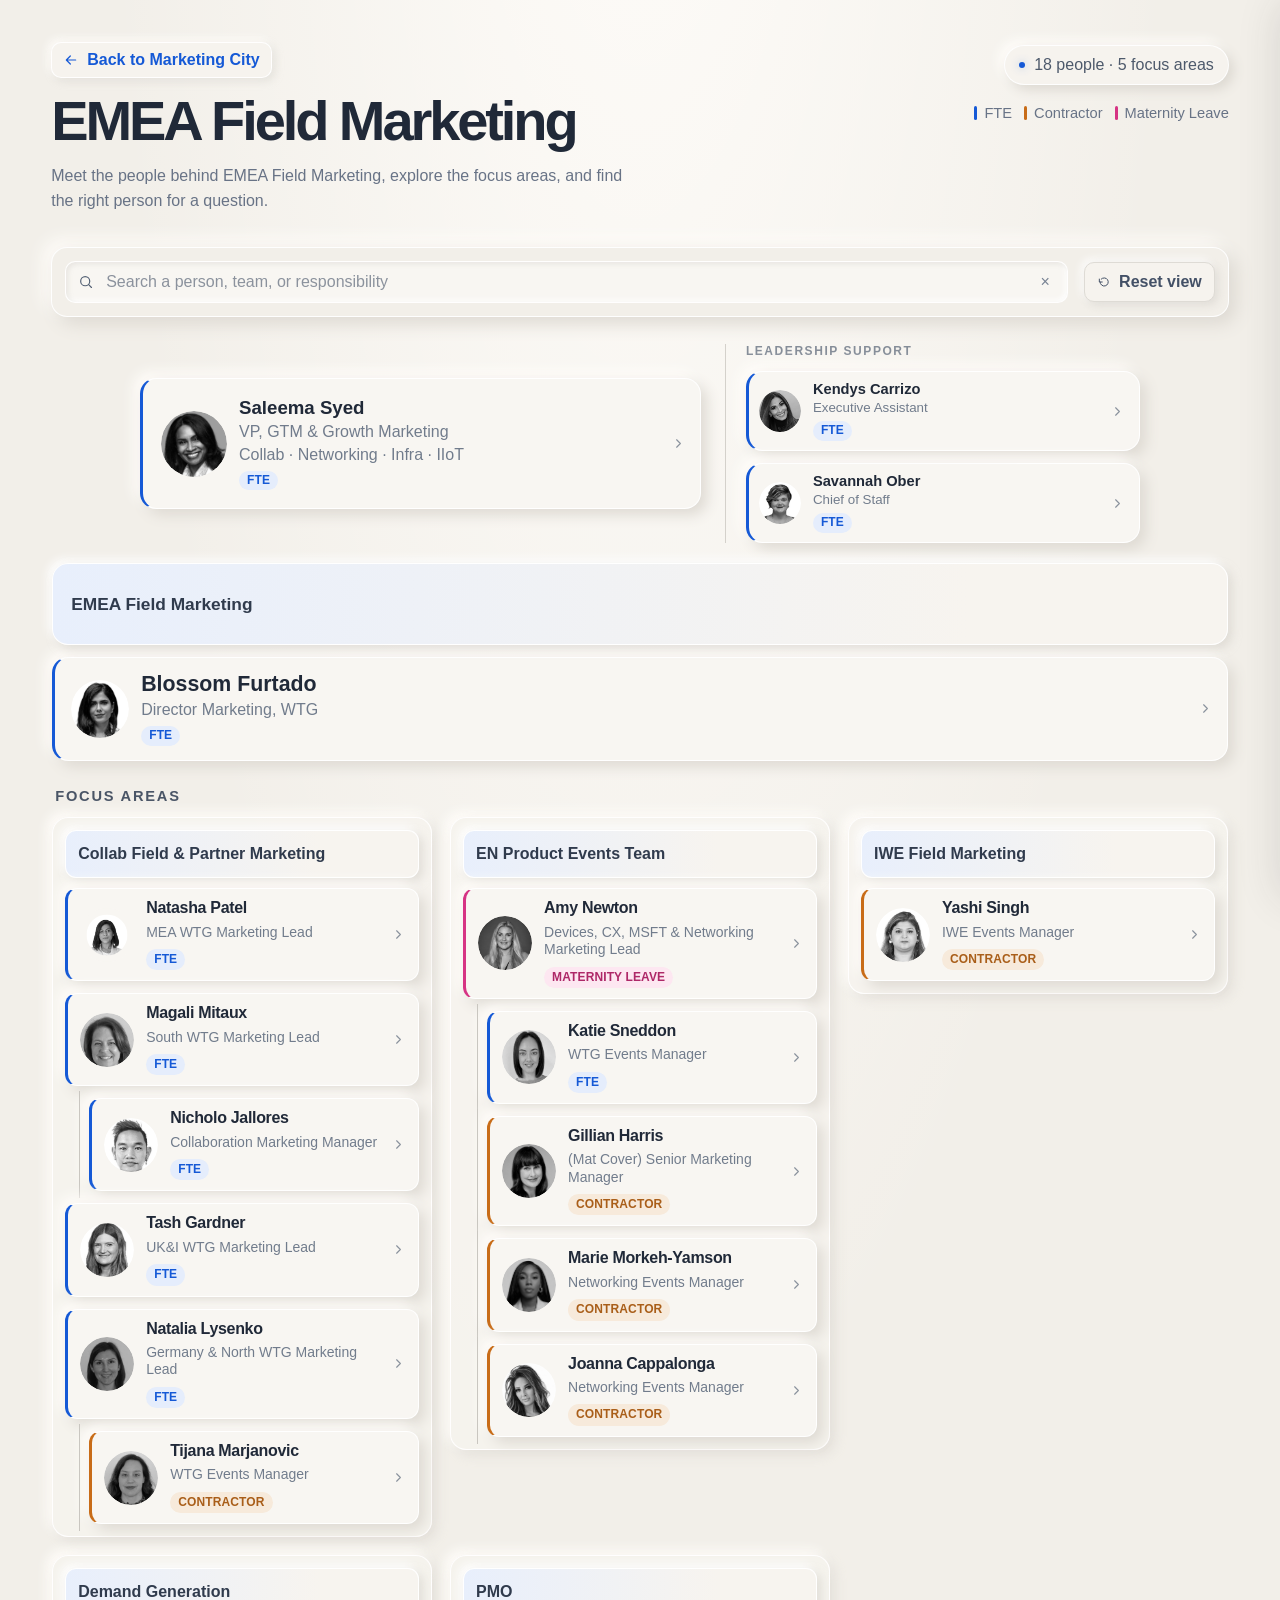
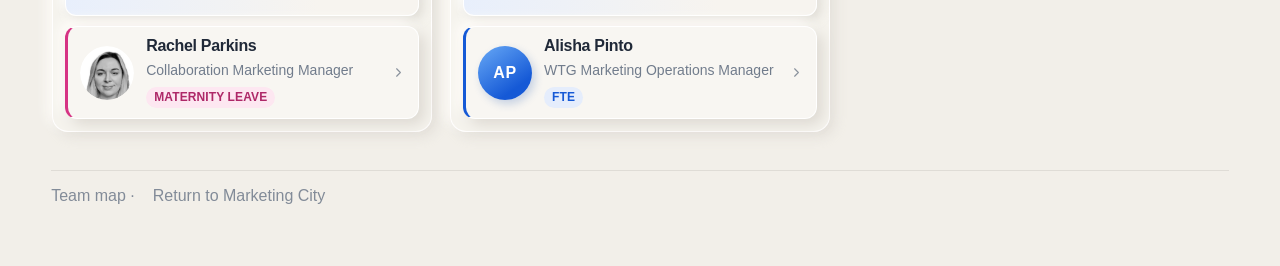
<file: emea-field-marketing.html>
<!doctype html>
<html lang="en">
<head>
  <meta charset="utf-8">
  <meta name="viewport" content="width=device-width, initial-scale=1">
  <meta name="theme-color" content="#07172d">
  <title>EMEA Field Marketing — Team Map</title>
  <style>
    :root {
      color-scheme: dark;
      --canvas: #07172d;
      --panel: #0b203b;
      --panel-raised: #102846;
      --line: #29425f;
      --line-strong: #48627f;
      --text: #f4f7fb;
      --muted: #a2b0c2;
      --muted-2: #71849d;
      --cyan: #16c7e8;
      --orange: #ff9b27;
      --mint: #8ee5d0;
      --shadow: 0 24px 70px rgba(0, 0, 0, .35);
      font-family: Inter, ui-sans-serif, -apple-system, BlinkMacSystemFont, "Segoe UI", sans-serif;
      font-synthesis: none;
      text-rendering: optimizeLegibility;
    }
    * { box-sizing: border-box; }
    body {
      min-width: 320px;
      min-height: 100vh;
      margin: 0;
      color: var(--text);
      background:
        radial-gradient(ellipse at 50% -28%, rgba(33, 83, 126, .35), transparent 53%),
        var(--canvas);
    }
    button, input { font: inherit; }
    button { color: inherit; }
    .shell { max-width: 1500px; margin: 0 auto; padding: 42px clamp(20px, 4vw, 64px) 58px; }
    .topbar { display: flex; align-items: flex-start; justify-content: space-between; gap: 28px; margin-bottom: 34px; }
    .eyebrow { display: flex; align-items: center; gap: 9px; margin: 0 0 12px; color: var(--mint); font-size: 11px; font-weight: 750; letter-spacing: .17em; text-transform: uppercase; }
    .eyebrow::before { content: ""; width: 22px; height: 1px; background: var(--mint); }
    h1 { margin: 0; font-size: clamp(34px, 5.1vw, 62px); line-height: .98; letter-spacing: -.055em; font-weight: 690; }
    .subtitle { max-width: 580px; margin: 15px 0 0; color: var(--muted); font-size: 15px; line-height: 1.55; }
    .header-meta { display: flex; flex-direction: column; align-items: flex-end; gap: 15px; padding-top: 3px; }
    .team-count { display: flex; align-items: center; gap: 9px; padding: 8px 12px; color: #c6d2df; border: 1px solid var(--line); border-radius: 999px; font-size: 12px; white-space: nowrap; }
    .team-count .dot { width: 6px; height: 6px; border-radius: 50%; background: var(--mint); box-shadow: 0 0 12px rgba(142, 229, 208, .6); }
    .legend { display: flex; gap: 14px; color: var(--muted); font-size: 12px; }
    .legend-item { display: inline-flex; align-items: center; gap: 7px; }
    .legend-mark { width: 3px; height: 14px; border-radius: 2px; background: var(--cyan); }
    .legend-mark.contractor { background: var(--orange); }
    .toolbar { display: flex; justify-content: space-between; align-items: center; gap: 16px; margin: 0 0 27px; padding: 13px; border: 1px solid rgba(123, 151, 184, .16); border-radius: 16px; background: rgba(10, 29, 52, .72); }
    .search-wrap { position: relative; flex: 1; max-width: 480px; }
    .search-icon { position: absolute; top: 50%; left: 13px; width: 16px; height: 16px; transform: translateY(-50%); color: #8195ac; pointer-events: none; }
    #search { width: 100%; min-height: 42px; padding: 0 42px 0 40px; color: var(--text); outline: none; border: 1px solid transparent; border-radius: 10px; background: #071a31; transition: border .16s, background .16s; }
    #search::placeholder { color: #7e92aa; }
    #search:focus { border-color: rgba(22, 199, 232, .65); background: #0a2039; }
    .clear-search { position: absolute; top: 50%; right: 8px; width: 30px; height: 30px; border: 0; border-radius: 8px; color: #9aabc0; background: transparent; cursor: pointer; transform: translateY(-50%); }
    .clear-search:hover { color: white; background: rgba(255, 255, 255, .08); }
    .toolbar-note { margin: 0; color: var(--muted-2); font-size: 12px; }
    .reset-button { display: inline-flex; align-items: center; gap: 8px; min-height: 40px; padding: 0 12px; border: 1px solid var(--line); border-radius: 10px; background: transparent; color: #bdcad8; cursor: pointer; font-size: 12px; font-weight: 650; white-space: nowrap; transition: .15s ease; }
    .reset-button:hover { border-color: var(--line-strong); background: rgba(255,255,255,.04); color: white; }
    .reset-button svg { width: 14px; height: 14px; }
    .org-canvas { position: relative; overflow-x: auto; padding: 0 1px 12px; scrollbar-color: #34516f transparent; }
    .org-inner { min-width: 960px; }
    .vp-row { position: relative; display: grid; grid-template-columns: minmax(300px, 1fr) minmax(300px, .7fr); align-items: center; gap: 32px; max-width: 920px; margin: 0 auto; padding-bottom: 43px; }
    .vp-row::after { position: absolute; bottom: 0; left: 50%; height: 43px; border-left: 1px solid var(--line-strong); content: ""; }
    .support-group { display: flex; flex-direction: column; gap: 10px; padding-left: 24px; border-left: 1px solid var(--line); }
    .support-label { margin: 0 0 1px; color: var(--muted-2); font-size: 10px; font-weight: 750; letter-spacing: .13em; text-transform: uppercase; }
    .person-node { position: relative; display: flex; width: 100%; min-height: 82px; align-items: center; gap: 14px; padding: 14px 16px; overflow: hidden; text-align: left; border: 1px solid rgba(131, 156, 184, .31); border-left: 3px solid var(--cyan); border-radius: 12px; background: linear-gradient(130deg, rgba(15, 41, 69, .98), rgba(9, 29, 53, .98)); cursor: pointer; box-shadow: 0 9px 24px rgba(0, 0, 0, .12); transition: transform .16s ease, border-color .16s ease, box-shadow .16s ease, opacity .16s ease; }
    .person-node:hover, .person-node:focus-visible { z-index: 2; transform: translateY(-2px); border-color: rgba(22, 199, 232, .65); outline: none; box-shadow: 0 12px 30px rgba(0, 0, 0, .26), 0 0 0 2px rgba(22, 199, 232, .12); }
    .person-node.contractor { border-left-color: var(--orange); }
    .search-hidden { display: none !important; }
    .person-node.is-dim { opacity: .22; }
    .person-node.is-match { border-color: var(--mint); box-shadow: 0 0 0 2px rgba(142, 229, 208, .2); }
    .person-node.primary { min-height: 112px; padding: 18px; }
    .avatar { display: grid; width: 47px; height: 47px; flex: 0 0 auto; place-items: center; border: 1px solid rgba(143, 177, 208, .33); border-radius: 50%; color: #dffaff; background: linear-gradient(145deg, #1d6381, #17304f 72%); font-size: 13px; font-weight: 750; letter-spacing: .04em; }
    .primary .avatar { width: 62px; height: 62px; font-size: 16px; }
    .node-copy { display: block; min-width: 0; }
    .node-name { display: block; overflow: hidden; color: var(--text); font-size: 16px; font-weight: 680; letter-spacing: -.02em; text-overflow: ellipsis; white-space: nowrap; }
    .primary .node-name { font-size: 20px; }
    .node-title { display: block; margin-top: 4px; overflow: hidden; color: var(--muted); font-size: 12px; line-height: 1.35; text-overflow: ellipsis; white-space: nowrap; }
    .primary .node-title { font-size: 13px; }
    .node-chevron { width: 15px; height: 15px; flex: 0 0 auto; margin-left: auto; color: #7891aa; transition: color .16s, transform .16s; }
    .person-node:hover .node-chevron { color: var(--cyan); transform: translateX(2px); }
    .role-pill { position: absolute; top: 9px; right: 10px; padding: 4px 7px; border-radius: 99px; color: #74e5f5; background: rgba(22,199,232,.1); font-size: 9px; font-weight: 760; letter-spacing: .06em; text-transform: uppercase; }
    .role-pill.contractor { color: #ffc474; background: rgba(255,155,39,.12); }
    .vp-card { padding-right: 83px; }
    .vp-card .node-chevron { position: absolute; right: 14px; }
    .reporting-link { position: relative; display: flex; justify-content: center; margin: 0 auto; }
    .reporting-link span { z-index: 1; padding: 5px 10px; border: 1px solid rgba(74, 102, 132, .45); border-radius: 999px; color: var(--muted-2); background: var(--canvas); font-size: 10px; letter-spacing: .03em; }
    .leader-section { position: relative; max-width: 1150px; margin: 0 auto; }
    .leader-section::before { position: absolute; top: 0; left: 50%; height: 16px; border-left: 1px solid var(--line-strong); content: ""; }
    .leader-card { min-height: 76px; margin: 16px 0 0; }
    .leader-card .node-title { white-space: normal; }
    .teams-titlebar { display: flex; align-items: center; justify-content: space-between; gap: 16px; margin: 27px 0 12px; padding: 0 3px; }
    .teams-titlebar h2 { margin: 0; color: #d8e2ed; font-size: 12px; font-weight: 750; letter-spacing: .11em; text-transform: uppercase; }
    .teams-titlebar span { color: var(--muted-2); font-size: 11px; }
    .teams-grid { position: relative; display: grid; grid-template-columns: repeat(4, minmax(0, 1fr)); align-items: start; gap: 14px; }
    .teams-grid::before { position: absolute; top: -14px; left: 12.5%; right: 12.5%; border-top: 1px solid var(--line-strong); content: ""; }
    .team-column { position: relative; display: flex; min-height: 200px; flex-direction: column; gap: 9px; padding-top: 0; }
    .team-column::before { position: absolute; top: -14px; left: 50%; height: 14px; border-left: 1px solid var(--line-strong); content: ""; }
    .team-heading { display: flex; min-height: 52px; align-items: center; gap: 9px; padding: 10px 12px; border: 1px solid rgba(119, 148, 180, .3); border-radius: 10px; color: #e9f1f8; background: rgba(18, 42, 68, .68); font-size: 12px; font-weight: 680; line-height: 1.3; }
    .team-index { display: grid; width: 23px; height: 23px; flex: 0 0 auto; place-items: center; border: 1px solid rgba(142,229,208,.3); border-radius: 7px; color: var(--mint); background: rgba(142,229,208,.07); font-size: 10px; }
    .team-column .person-node { min-height: 70px; padding: 11px 12px; }
    .team-column .avatar { width: 39px; height: 39px; font-size: 11px; }
    .team-column .node-name { font-size: 13px; }
    .team-column .node-title { font-size: 11px; }
    .team-column .role-pill { top: 6px; right: 7px; font-size: 8px; }
    .team-column .node-copy { padding-right: 5px; }
    .team-spacer { height: 0; }
    .team-people { display: flex; flex-direction: column; gap: 8px; }
    .contributor-note { display: flex; align-items: center; gap: 7px; margin: 4px 2px 0; color: var(--muted-2); font-size: 10px; line-height: 1.4; }
    .contributor-note::before { content: ""; width: 13px; height: 1px; background: #526a84; }
    .empty-state { display: none; max-width: 1150px; margin: 24px auto; padding: 45px; color: var(--muted); text-align: center; border: 1px dashed var(--line-strong); border-radius: 14px; }
    .scrim { position: fixed; z-index: 9; inset: 0; visibility: hidden; background: rgba(2, 10, 21, .55); opacity: 0; transition: opacity .2s, visibility .2s; }
    .scrim.open { visibility: visible; opacity: 1; }
    .detail-panel { position: fixed; z-index: 10; top: 0; right: 0; display: flex; width: min(430px, 100%); height: 100dvh; flex-direction: column; padding: 28px; overflow-y: auto; border-left: 1px solid rgba(128, 158, 188, .2); background: linear-gradient(160deg, #0c213c, #07172d 64%); box-shadow: var(--shadow); transform: translateX(103%); transition: transform .24s cubic-bezier(.2,.8,.2,1); }
    .detail-panel.open { transform: translateX(0); }
    .panel-top { display: flex; justify-content: space-between; align-items: center; }
    .panel-kicker { margin: 0; color: var(--mint); font-size: 10px; font-weight: 750; letter-spacing: .15em; text-transform: uppercase; }
    .close-panel { display: grid; width: 36px; height: 36px; place-items: center; border: 1px solid var(--line); border-radius: 10px; color: #bbcad9; background: rgba(255,255,255,.03); cursor: pointer; }
    .close-panel:hover { color: white; border-color: var(--line-strong); background: rgba(255,255,255,.08); }
    .close-panel svg { width: 16px; height: 16px; }
    .profile-head { margin: 32px 0 25px; padding-bottom: 24px; border-bottom: 1px solid rgba(127, 153, 182, .2); }
    .profile-avatar { overflow:hidden; display: grid; width: 68px; height: 68px; margin-bottom: 18px; place-items: center; border: 1px solid rgba(143,177,208,.4); border-radius: 50%; color: #dffaff; background: linear-gradient(145deg, #207391, #17304f 72%); font-size: 19px; font-weight: 750; }
    .profile-name { margin: 0; font-size: 28px; letter-spacing: -.045em; line-height: 1.1; }
    .profile-title { margin: 8px 0 0; color: var(--muted); font-size: 14px; line-height: 1.5; }
    .profile-badges { display: flex; flex-wrap: wrap; gap: 8px; margin-top: 15px; }
    .profile-badge { padding: 6px 9px; border: 1px solid rgba(22,199,232,.24); border-radius: 99px; color: #8ce6f2; background: rgba(22,199,232,.08); font-size: 10px; font-weight: 700; }
    .profile-badge.contractor { color: #ffc474; border-color: rgba(255,155,39,.28); background: rgba(255,155,39,.08); }
    .detail-section { margin-bottom: 24px; }
    .detail-section h3 { margin: 0 0 10px; color: #8ea2b8; font-size: 10px; font-weight: 750; letter-spacing: .13em; text-transform: uppercase; }
    .responsibility { display: flex; gap: 10px; padding: 13px 14px; border: 1px solid rgba(126, 154, 184, .2); border-radius: 11px; color: #e2ebf3; background: rgba(255,255,255,.025); font-size: 13px; line-height: 1.5; }
    .responsibility::before { content: ""; width: 6px; height: 6px; flex: 0 0 auto; margin-top: 6px; border-radius: 50%; background: var(--mint); }
    .manager-link { display: flex; width: 100%; align-items: center; gap: 11px; padding: 11px; text-align: left; border: 1px solid rgba(126,154,184,.2); border-radius: 11px; background: rgba(255,255,255,.025); cursor: pointer; }
    .manager-link:hover { border-color: rgba(22,199,232,.45); background: rgba(22,199,232,.05); }
    .manager-avatar { overflow:hidden; display: grid; width: 35px; height: 35px; flex: 0 0 auto; place-items: center; border-radius: 50%; color: #dffaff; background: #1c4d6a; font-size: 10px; font-weight: 750; }
    .manager-copy { min-width: 0; }
    .manager-name { display: block; color: #e8f0f8; font-size: 12px; font-weight: 650; }
    .manager-role { display: block; margin-top: 3px; color: var(--muted-2); font-size: 10px; }
    .manager-arrow { width: 15px; height: 15px; margin-left: auto; color: #8095ac; }
    .contact-box { margin-top: auto; padding: 15px; border: 1px solid rgba(22,199,232,.2); border-radius: 12px; background: rgba(22,199,232,.055); }
    .contact-box strong { display: block; margin-bottom: 5px; color: #d7edf3; font-size: 12px; }
    .contact-box p { margin: 0; color: #9cb0c4; font-size: 11px; line-height: 1.5; }
    .sr-only { position: absolute; width: 1px; height: 1px; padding: 0; overflow: hidden; clip: rect(0,0,0,0); white-space: nowrap; border: 0; }
    @media (max-width: 720px) {
      .shell { padding-top: 28px; }
      .topbar { flex-direction: column; gap: 18px; }
      .header-meta { width: 100%; flex-direction: row; align-items: center; justify-content: space-between; }
      .toolbar { align-items: stretch; flex-wrap: wrap; }
      .search-wrap { max-width: none; flex-basis: 100%; }
      .toolbar-note { align-self: center; }
      .org-inner { min-width: 820px; }
      .vp-row { max-width: 740px; grid-template-columns: minmax(300px, 1fr) minmax(265px, .8fr); gap: 20px; }
      .leader-section { max-width: 820px; }
      .teams-grid { grid-template-columns: repeat(4, 190px); }
      .teams-grid::before { left: 95px; right: 95px; }
      .team-column::before { left: 95px; }
      .detail-panel { top: auto; bottom: 0; width: 100%; height: min(86dvh, 720px); padding: 22px; border-top: 1px solid rgba(128,158,188,.2); border-left: 0; border-radius: 20px 20px 0 0; transform: translateY(103%); }
      .detail-panel.open { transform: translateY(0); }
      .profile-head { margin-top: 22px; }
    }
    @media (prefers-reduced-motion: reduce) { *, *::before, *::after { scroll-behavior: auto !important; transition-duration: .01ms !important; } }

    /* Soft / System visual theme */
    :root {
      color-scheme: light;
      --canvas: #f2efe9;
      --panel: #f4f1eb;
      --panel-raised: #fbfaf7;
      --line: #e0ddd7;
      --line-strong: #c9c6c0;
      --text: #202938;
      --muted: #687386;
      --muted-2: #828b98;
      --cyan: #1559d6;
      --blue-soft: #e8effc;
      --orange: #c86c18;
      --mint: #1559d6;
      --shadow: 0 24px 70px rgba(48, 49, 52, .18);
    }
    body {
      color: var(--text);
      background: radial-gradient(ellipse at 50% -25%, #fffdfa 0, transparent 60%), #f2efe9;
    }
    .shell { max-width: 1500px; }
    .eyebrow { color: #1559d6; }
    .eyebrow::before { display: none; }
    h1 { color: #202938; }
    .subtitle { color: #687386; }
    .team-count {
      color: #4d596b;
      border: 1px solid rgba(255,255,255,.95);
      background: #f6f3ee;
      box-shadow: 5px 5px 12px #ddd9d2, -5px -5px 12px #fffdfa;
    }
    .team-count .dot { background: #1559d6; box-shadow: 0 0 10px rgba(21,89,214,.3); }
    .legend { color: #687386; }
    .legend-mark { background: #1559d6; }
    .legend-mark.contractor { background: #c86c18; }
    .toolbar {
      border: 1px solid rgba(255,255,255,.95);
      background: #f2efe9;
      box-shadow: 7px 7px 18px #ddd9d2, -7px -7px 18px #fffdfa;
    }
    #search {
      color: #202938;
      border: 1px solid rgba(255,255,255,.95);
      background: #f8f6f2;
      box-shadow: inset 2px 2px 5px rgba(188,184,177,.27), inset -2px -2px 5px rgba(255,255,255,.95);
    }
    #search::placeholder { color: #8b929d; }
    #search:focus { border-color: rgba(21,89,214,.48); background: #fff; }
    .search-icon { color: #546174; }
    .clear-search { color: #778293; }
    .clear-search:hover { color: #1559d6; background: rgba(21,89,214,.08); }
    .toolbar-note { color: #828b98; }
    .reset-button {
      color: #435066;
      border-color: #dedbd5;
      background: #f6f3ee;
      box-shadow: 3px 3px 8px rgba(203,199,192,.48), -3px -3px 8px rgba(255,255,255,.9);
    }
    .reset-button:hover { color: #1559d6; border-color: #c8d6f0; background: #faf9f6; }
    .org-canvas { scrollbar-color: #c3c5c8 transparent; }
    .vp-row::after, .leader-section::before, .teams-grid::before, .team-column::before { border-color: #c9c6c0; }
    .support-group { border-color: #d4d1cb; }
    .support-label { color: #858d98; }
    .person-node {
      color: #202938;
      border: 1px solid rgba(255,255,255,.98);
      border-left: 3px solid #1559d6;
      background: #f8f6f2;
      box-shadow: 6px 6px 14px #dedad3, -6px -6px 14px #fffdfa;
    }
    .person-node:hover, .person-node:focus-visible {
      border-color: rgba(21,89,214,.36);
      border-left-color: #1559d6;
      outline: none;
      box-shadow: 8px 9px 18px rgba(186,181,172,.7), -5px -5px 14px #fffdfa, 0 0 0 2px rgba(21,89,214,.1);
    }
    .person-node.contractor { border-left-color: #c86c18; }
    .person-node.contractor:hover, .person-node.contractor:focus-visible { border-left-color: #c86c18; }
    .person-node.is-dim { opacity: .3; }
    .person-node.is-match { border-color: #1559d6; box-shadow: 0 0 0 2px rgba(21,89,214,.16), 5px 5px 13px #dedad3; }
    .avatar {
      color: #fff;
      border: 0;
      background: linear-gradient(145deg, #68a9f6, #1559d6 75%);
      box-shadow: 3px 4px 9px rgba(36,92,179,.24);
    }
    .primary .avatar { background: linear-gradient(145deg, #79b6fb, #165bd8); }
    .node-name { color: #202938; }
    .node-title { color: #717c8c; }
    .node-chevron { color: #8a929d; }
    .person-node:hover .node-chevron { color: #1559d6; }
    .role-pill { color: #1559d6; background: #e5edfc; }
    .role-pill.contractor { color: #a95e19; background: #f7eadb; }
    .reporting-link span {
      color: #687386;
      border-color: #dedbd5;
      background: #f2efe9;
      box-shadow: 2px 2px 5px rgba(204,200,193,.45), -2px -2px 5px rgba(255,255,255,.95);
    }
    .teams-titlebar h2 { color: #4a5566; }
    .teams-titlebar span { color: #858d98; }
    .team-heading {
      color: #303b4d;
      border: 1px solid rgba(255,255,255,.98);
      background: #f7f4ef;
      box-shadow: 4px 4px 10px rgba(209,205,198,.56), -4px -4px 10px rgba(255,255,255,.96);
    }
    .team-index {
      color: #1559d6;
      border-color: #cddbf5;
      background: #e9effb;
    }
    .contributor-note { color: #828b98; }
    .contributor-note::before { background: #b8b8b5; }
    .empty-state { color: #687386; border-color: #c9c6c0; }
    .scrim { background: rgba(30, 38, 50, .3); }
    .detail-panel {
      color: #202938;
      border-left-color: rgba(178,174,166,.45);
      background: linear-gradient(160deg, #fbfaf7, #f1eee8 90%);
      box-shadow: -15px 0 42px rgba(45,47,50,.13);
    }
    .panel-kicker { color: #1559d6; }
    .close-panel {
      color: #586477;
      border-color: rgba(255,255,255,.95);
      background: #f6f3ee;
      box-shadow: 3px 3px 8px rgba(204,200,193,.55), -3px -3px 8px rgba(255,255,255,.95);
    }
    .close-panel:hover { color: #1559d6; border-color: #d7e1f3; background: #fbfaf7; }
    .profile-head { border-bottom-color: #dfdcd6; }
    .profile-avatar {
      color: white;
      border: 0;
      border-radius: 22px;
      background: linear-gradient(145deg, #78b4f8, #1559d6 75%);
      box-shadow: 6px 6px 14px rgba(44,93,168,.22), -4px -4px 10px rgba(255,255,255,.9);
    }
    .profile-name { color: #202938; }
    .profile-title { color: #687386; }
    .profile-badge { color: #1559d6; border-color: #d5e0f5; background: #e9effb; }
    .profile-badge.contractor { color: #a95e19; border-color: #efdbc4; background: #f8ebdc; }
    .detail-section h3 { color: #828b98; }
    .responsibility {
      color: #3d495c;
      border-color: rgba(255,255,255,.95);
      background: #f7f5f0;
      box-shadow: 4px 4px 10px rgba(208,204,197,.5), -4px -4px 10px rgba(255,255,255,.94);
    }
    .responsibility::before { background: #1559d6; }
    .manager-link {
      border-color: rgba(255,255,255,.95);
      background: #f7f5f0;
      box-shadow: 4px 4px 10px rgba(208,204,197,.5), -4px -4px 10px rgba(255,255,255,.94);
    }
    .manager-link:hover { border-color: #c8d8f2; background: #f9f8f4; }
    .manager-avatar { overflow:hidden; color: #fff; background: linear-gradient(145deg, #6eaef7, #1559d6); }
    .manager-name { color: #303b4d; }
    .manager-role { color: #828b98; }
    .manager-arrow { color: #828b98; }
    .contact-box {
      border-color: #d6e0f2;
      background: #edf2fb;
      box-shadow: 4px 4px 10px rgba(208,204,197,.4), -4px -4px 10px rgba(255,255,255,.88);
    }
    .contact-box strong { color: #34435b; }
    .contact-box p { color: #687386; }
    @media (max-width: 720px) {
      .detail-panel { border-top-color: rgba(178,174,166,.45); border-left: 0; box-shadow: 0 -15px 42px rgba(45,47,50,.13); }
    }
    /* Readability and layout refinements */
    .eyebrow::before { display: none; }
    .eyebrow { gap: 0; }
    .header-meta { gap: 20px; }
    .team-count, .legend { font-size: 12pt; }
    .team-count { padding: 10px 14px; }
    .legend { gap: 18px; }
    .toolbar-note { display: none; }
    .search-wrap { max-width: none; }
    .leader-section { max-width: none; width: 100%; }
    .teams-titlebar span { display: none; }
    .person-node { min-height: 96px; }
    .support-group .person-node { min-height: 94px; }
    .team-column .person-node { min-height: 122px; align-items: flex-start; }
    .team-column .node-copy { padding-top: 1px; }
    .node-copy { display: flex; flex-direction: column; align-items: flex-start; gap: 4px; }
    .role-pill {
      position: static;
      display: inline-flex;
      align-items: center;
      width: fit-content;
      margin-top: 5px;
      padding: 4px 8px;
      font-size: 12pt;
      line-height: 1.1;
      letter-spacing: .02em;
    }
    .team-column .role-pill { position: static; margin-top: 5px; font-size: 12pt; }
    .node-name, .node-title { white-space: normal; overflow: visible; text-overflow: clip; }
    .team-column .node-name, .team-column .node-title { font-size: 12pt; }
    .teams-grid { gap: 18px; }
    .team-column { gap: 12px; }
    .vp-row { grid-template-columns: minmax(0, 1fr) minmax(0, .7fr); }
    .vp-row::after { left: calc(50% - 200px); }
    .leader-section::before { left: calc(50% - 200px); }
    .reporting-link { width: 100%; justify-content: flex-start; padding-left: calc(50% - 212px); }
    .reporting-link span { font-size: 12pt; }
    .primary .node-title { font-size: 12pt; }
    .primary .node-name { font-size: 17pt; }
    .profile-name { font-size: 22pt; }
    .profile-avatar { font-size: 16pt; }
    .detail-panel, .person-node, .team-heading, .toolbar, .contact-box { border-radius: 16px; }
    @media (min-width: 721px) {
      .team-column .person-node { min-height: 128px; }
      .teams-grid { grid-template-columns: repeat(4, minmax(0, 1fr)); }
    }
    @media (max-width: 720px) {
      .vp-row::after { left: calc(50% - 200px); }
      .leader-section::before { left: calc(50% - 200px); }
      .reporting-link { padding-left: calc(50% - 212px); }
      .team-column .person-node { min-height: 128px; }
      .team-column .role-pill { font-size: 12pt; }
    }
    /* Type scale: 12 pt labels and body, with larger names and headings. */
    :root {
      --type-small: 12pt;
      --type-body: 12pt;
      --type-card: 14pt;
      --type-section: 13pt;
      --type-primary: 17pt;
      --type-profile: 22pt;
      --type-display: clamp(30pt, 4.8vw, 42pt);
    }
    #app *:not(svg):not(path) { font-size: var(--type-body) !important; }
    #detailPanel *:not(svg):not(path) { font-size: var(--type-body) !important; }
    #app h1:not(svg):not(path) { font-size: var(--type-display) !important; }
    #app .node-name:not(svg):not(path) { font-size: var(--type-card) !important; }
    #app .primary .node-name:not(svg):not(path) { font-size: var(--type-primary) !important; }
    #app .team-heading:not(svg):not(path), #app .teams-titlebar h2:not(svg):not(path) { font-size: var(--type-section) !important; }
    #app .team-count:not(svg):not(path) { font-size: 13pt !important; }
    #app .avatar:not(svg):not(path) { font-size: var(--type-small) !important; }
    #detailPanel .profile-name:not(svg):not(path) { font-size: var(--type-profile) !important; }
    #detailPanel .manager-name:not(svg):not(path) { font-size: 13pt !important; }
    .vp-row::after { display: none; }
    .vp-card { overflow: visible; }
    .vp-card::after {
      position: absolute;
      top: 100%;
      left: 50%;
      height: 90px;
      border-left: 1px solid #c9c6c0;
      content: "";
    }
    .leader-section::before { height: 60px; }
    .reporting-link { height: 44px; align-items: center; }
    .back-button {
      display: inline-flex;
      align-items: center;
      gap: 9px;
      margin: 0 0 18px;
      padding: 8px 11px;
      color: #1559d6;
      border: 1px solid #e0ddd7;
      border-radius: 10px;
      background: #f6f3ee;
      box-shadow: 3px 3px 8px rgba(203,199,192,.4), -3px -3px 8px rgba(255,255,255,.88);
      cursor: pointer;
      font-weight: 600;
    }
    .back-button:hover { background: #fbfaf7; border-color: #c8d6f0; }
    .back-button svg { width: 16px; height: 16px; flex: 0 0 auto; }
    .vp-row { padding-bottom: 0; }
    .vp-card::after, .leader-section::before, .teams-grid::before, .team-column::before { display: none; }
    .support-group { padding-left: 0; border-left: 0; }
    .reporting-link { height: auto; width: 100%; justify-content: stretch; padding: 0; margin: 20px auto 12px; }
    .reporting-link span {
      display: flex;
      width: 100%;
      min-height: 82px;
      align-items: center;
      padding: 12px 18px;
      border: 1px solid rgba(255,255,255,.98);
      border-radius: 16px;
      color: #303b4d;
      background: #f7f4ef;
      box-shadow: 4px 4px 10px rgba(209,205,198,.56), -4px -4px 10px rgba(255,255,255,.96);
      font-size: var(--type-section) !important;
      font-weight: 680;
      letter-spacing: 0;
    }
    .leader-card { margin: 0; }
    .team-heading { justify-content: flex-start; }
    .profile-head { border-bottom: 0; }
    @media (max-width: 1100px) {
      .teams-grid { grid-template-columns: repeat(2, minmax(0, 1fr)); gap: 20px; }
      .team-column { min-height: 0; }
    }
    @media (max-width: 900px) {
      .reporting-link { margin: 18px auto 12px; }
    }
    @media (max-width: 560px) {
      .reporting-link { margin: 14px auto 10px; }
      .back-button { margin-bottom: 14px; }
    }
    #app .role-pill { padding: 3px 7px; font-size: 10pt !important; font-weight: 500; letter-spacing: .01em; }
    #detailPanel .profile-badge { padding: 4px 8px; font-size: 10pt !important; font-weight: 500; }
    .org-canvas { overflow: visible; }
    .org-inner { min-width: 0; width: 100%; }
    .person-node, .team-heading, .node-copy, .team-heading span { min-width: 0; }
    .node-name, .node-title, .team-heading span:last-child { overflow-wrap: normal; word-break: normal; hyphens: none; }
    .team-heading { height: 82px; min-height: 82px; align-items: center; }
    @media (max-width: 900px) {
      .shell { padding: 32px 24px 44px; }
      .topbar { flex-direction: column; gap: 18px; }
      .header-meta { width: 100%; flex-direction: row; align-items: center; justify-content: space-between; }
      .vp-row { max-width: none; grid-template-columns: minmax(0, 1fr); gap: 18px; padding-bottom: 0; }
      .vp-card::after, .leader-section::before { display: none; }
      .support-group { display: grid; grid-template-columns: repeat(2, minmax(0, 1fr)); gap: 10px; padding: 0; border: 0; }
      .support-label { grid-column: 1 / -1; }
      .reporting-link { height: auto; justify-content: flex-start; padding: 0; margin: 2px 0 8px; }
      .leader-card { margin: 0; }
      .teams-grid { grid-template-columns: repeat(2, minmax(0, 1fr)); gap: 16px; }
      .teams-grid::before, .team-column::before { display: none; }
      .team-column { min-height: 0; gap: 10px; }
      .team-heading { height: 82px; min-height: 82px; }
      .team-column .person-node { min-height: 128px; }
      .leader-section { max-width: none; }
    }
    @media (max-width: 560px) {
      .shell { padding: 25px 16px 36px; }
      .topbar { margin-bottom: 24px; }
      .header-meta { flex-wrap: wrap; justify-content: flex-start; gap: 12px 18px; }
      .team-count { white-space: normal; }
      .toolbar { display: grid; grid-template-columns: minmax(0, 1fr) auto; gap: 10px; padding: 10px; }
      .search-wrap { grid-column: 1 / -1; min-width: 0; }
      #search { min-width: 0; }
      .reset-button { min-width: 0; }
      .support-group { grid-template-columns: minmax(0, 1fr); }
      .support-label { grid-column: 1; }
      .teams-grid { grid-template-columns: minmax(0, 1fr); gap: 14px; }
      .team-heading { height: 76px; min-height: 76px; }
      .team-column .person-node { min-height: 116px; }
      .teams-titlebar { margin: 22px 0 12px; }
      .detail-panel { padding: 20px; }
    }

    /* Keep every person card balanced, with one shared avatar and text alignment. */
    #app .person-node,
    #app .team-column .person-node,
    #app .support-group .person-node {
      min-height: 0;
      align-items: center;
      padding: 16px 18px;
    }
    #app .person-node.primary { min-height: 0; padding: 16px 18px; }
    #app .avatar,
    #app .primary .avatar,
    #app .team-column .avatar {
      width: 50px;
      height: 50px;
      flex: 0 0 50px;
    }
    #app .node-copy,
    #app .team-column .node-copy { gap: 2px; padding: 0; }
    #app .node-name { line-height: 1.16; }
    #app .node-title { margin-top: 0; line-height: 1.22; }
    #app .role-pill,
    #app .team-column .role-pill { margin-top: 2px; line-height: 1.15; }
    #app .team-heading { line-height: 1.18; }
    #app .support-group { gap: 10px; }
    @media (max-width: 560px) {
      #app .person-node,
      #app .team-column .person-node,
      #app .support-group .person-node { padding: 14px; }
      #app .person-node.primary { padding: 14px; }
    }
    .team-column .person-node.indented {
      width: calc(100% - 24px);
      align-self: flex-end;
      overflow: visible;
    }
    .team-column .person-node.indented::before {
      position: absolute;
      z-index: 0;
      content: "";
      pointer-events: none;
    }
    .team-column .person-node.indented::before {
      top: -8px;
      bottom: -8px;
      left: -13px;
      border-left: 1px solid #c9c6c0;
    }
    .legend-mark.leave { background: #d63384; }
    .person-node.leave { border-left-color: #d63384; }
    .person-node.leave:hover, .person-node.leave:focus-visible { border-left-color: #d63384; }
    .role-pill.leave { color: #ae2868; background: #fde7f1; }
    .profile-badge.leave { color: #ae2868; border-color: #f4c4d9; background: #fde7f1; }
    .back-button { text-decoration: none; }
  </style>
  <link rel="stylesheet" href="assets/layout-fixes.css">
</head>
<body>
  <main class="shell" id="app">
    <header class="topbar">
      <div>
        <a class="back-button" id="backButton" href="index.html" aria-label="Back to Marketing City home">
          <svg viewBox="0 0 24 24" fill="none" aria-hidden="true"><path d="M19 12H5m0 0 6-6m-6 6 6 6" stroke="currentColor" stroke-width="1.8" stroke-linecap="round" stroke-linejoin="round"/></svg>
          Back to Marketing City
        </a>
        <h1>EMEA Field Marketing</h1>
        <p class="subtitle">Meet the people behind EMEA Field Marketing, explore the focus areas, and find the right person for a question.</p>
      </div>
      <div class="header-meta">
        <div class="team-count"><span class="dot"></span><span>18 people · 5 focus areas</span></div>
        <div class="legend" aria-label="Employment type legend">
          <span class="legend-item"><span class="legend-mark"></span>FTE</span>
          <span class="legend-item"><span class="legend-mark contractor"></span>Contractor</span>
          <span class="legend-item"><span class="legend-mark leave"></span>Maternity Leave</span>
        </div>
      </div>
    </header>

    <section class="toolbar" aria-label="Chart controls">
      <label class="search-wrap">
        <span class="sr-only">Search people and responsibilities</span>
        <svg class="search-icon" viewBox="0 0 24 24" fill="none" aria-hidden="true"><circle cx="10.8" cy="10.8" r="6.8" stroke="currentColor" stroke-width="1.8"/><path d="m16 16 4.2 4.2" stroke="currentColor" stroke-width="1.8" stroke-linecap="round"/></svg>
        <input id="search" type="text" placeholder="Search a person, team, or responsibility" autocomplete="off" aria-label="Search a person, team, or responsibility">
        <button class="clear-search" type="button" aria-label="Clear search" title="Clear search">×</button>
      </label>
      <div class="site-search-results" id="siteSearchResults" role="listbox" aria-label="People and focus area matches" hidden></div>
      <p class="sr-only" id="searchStatus" aria-live="polite">Select a person to open their profile</p>
      <button class="reset-button" type="button" id="resetView" title="Clear search and selection">
        <svg viewBox="0 0 24 24" fill="none" aria-hidden="true"><path d="M4 7v5h5M5.2 12a7 7 0 1 0 2-5" stroke="currentColor" stroke-width="1.7" stroke-linecap="round" stroke-linejoin="round"/></svg>
        Reset view
      </button>
    </section>

    <section class="org-canvas" aria-label="Interactive organization chart">
      <div class="org-inner">
        <div class="vp-row">
          <button class="person-node primary vp-card tier-c1" data-person="saleema" type="button" aria-label="Open Saleema Syed profile" data-organization="Collaboration Mktg Admin - US" data-location="Allen, Texas, United States of America" data-webex-contact="saleemas@cisco.com">
            <span class="avatar"><img src="assets/headshots/saleema-syed.jpg" alt="" loading="lazy"></span>
            <span class="node-copy"><span class="node-name">Saleema Syed</span><span class="node-title">VP, GTM &amp; Growth Marketing</span><span class="node-title">Collab · Networking · Infra · IIoT</span><span class="role-pill">FTE</span></span>
            <svg class="node-chevron" viewBox="0 0 24 24" fill="none" aria-hidden="true"><path d="m9 18 6-6-6-6" stroke="currentColor" stroke-width="1.8" stroke-linecap="round" stroke-linejoin="round"/></svg>
          </button>
          <div class="support-group" aria-label="Leadership support">
            <p class="support-label">Leadership support</p>
            <button class="person-node tier-c2" data-person="kendys" type="button" aria-label="Open Kendys Carrizo profile" data-location="Richardson, Texas; United States Of America" data-webex-contact="kcarrizo@cisco.com" data-organization="Collaboration Mktg Admin - US"><span class="avatar"><img src="assets/headshots/kendys-carrizo.jpg" alt="" loading="lazy"></span><span class="node-copy"><span class="node-name">Kendys Carrizo</span><span class="node-title">Executive Assistant</span><span class="role-pill">FTE</span></span><svg class="node-chevron" viewBox="0 0 24 24" fill="none" aria-hidden="true"><path d="m9 18 6-6-6-6" stroke="currentColor" stroke-width="1.8" stroke-linecap="round" stroke-linejoin="round"/></svg></button>
            <button class="person-node tier-c2" data-person="savannah" type="button" aria-label="Open Savannah Ober profile" data-location="Houston, Texas; United States Of America" data-webex-contact="sobermaw@cisco.com" data-organization="Collaboration Mktg Admin - US"><span class="avatar"><img src="assets/headshots/savannah-ober.jpg" alt="" loading="lazy"></span><span class="node-copy"><span class="node-name">Savannah Ober</span><span class="node-title">Chief of Staff</span><span class="role-pill">FTE</span></span><svg class="node-chevron" viewBox="0 0 24 24" fill="none" aria-hidden="true"><path d="m9 18 6-6-6-6" stroke="currentColor" stroke-width="1.8" stroke-linecap="round" stroke-linejoin="round"/></svg></button>
          </div>
        </div>
        <div class="leader-section">
          <div class="focus-banner tier-t1" role="heading" aria-level="2">EMEA Field Marketing</div>
          <button class="person-node primary leader-card tier-c3" data-person="blossom" type="button" aria-label="Open Blossom Furtado profile" data-location="DUBAI 3, 1st floor; Dubai, DU; United Arab Emirates" data-webex-contact="blfurtad@cisco.com" data-organization="Collaboration Marketing - UNITED ARAB EMIRATES">
            <span class="avatar"><img src="assets/headshots/blossom-furtado.jpg" alt="" loading="lazy"></span><span class="node-copy"><span class="node-name">Blossom Furtado</span><span class="node-title">Director Marketing, WTG</span><span class="role-pill">FTE</span></span>
            <svg class="node-chevron" viewBox="0 0 24 24" fill="none" aria-hidden="true"><path d="m9 18 6-6-6-6" stroke="currentColor" stroke-width="1.8" stroke-linecap="round" stroke-linejoin="round"/></svg>
          </button>
          <div class="teams-titlebar"><h2>Focus areas</h2><span>Click a person to view responsibilities and reporting path</span></div>
          <div class="teams-grid">
            <section class="team-column" aria-label="Collab Field and Partner Marketing team">
              <div class="team-heading"><span>Collab Field &amp; Partner Marketing</span></div>
              <div class="team-people">
                <button class="person-node tier-c4" data-person="natasha" type="button" aria-label="Open Natasha Patel profile" data-location="DUBAI 3, 1st floor; Dubai, DU; United Arab Emirates" data-webex-contact="natapate@cisco.com" data-organization="Collaboration Marketing - UNITED ARAB EMIRATES"><span class="avatar"><img src="assets/headshots/natasha-patel.jpeg" alt="" loading="lazy"></span><span class="node-copy"><span class="node-name">Natasha Patel</span><span class="node-title">MEA WTG Marketing Lead</span><span class="role-pill">FTE</span></span><svg class="node-chevron" viewBox="0 0 24 24" fill="none" aria-hidden="true"><path d="m9 18 6-6-6-6" stroke="currentColor" stroke-width="1.8" stroke-linecap="round" stroke-linejoin="round"/></svg></button>
                <button class="person-node tier-c4" data-person="magali" type="button" aria-label="Open Magali Mitaux profile" data-location="Paris, Ile-De-France; France" data-webex-contact="mmitauxm@cisco.com" data-organization="Collaboration Content Marketing-France"><span class="avatar"><img src="assets/headshots/magali-mitaux.jpeg" alt="" loading="lazy"></span><span class="node-copy"><span class="node-name">Magali Mitaux</span><span class="node-title">South WTG Marketing Lead</span><span class="role-pill">FTE</span></span><svg class="node-chevron" viewBox="0 0 24 24" fill="none" aria-hidden="true"><path d="m9 18 6-6-6-6" stroke="currentColor" stroke-width="1.8" stroke-linecap="round" stroke-linejoin="round"/></svg></button>
                <button class="person-node indented tier-c4" data-person="nicholo" type="button" aria-label="Open Nicholo Jallores profile" data-location="DUBAI 3, 2nd floor; Dubai, DU; United Arab Emirates" data-webex-contact="njallore@cisco.com" data-organization="Collaboration Marketing - UNITED ARAB EMIRATES"><span class="avatar"><img src="assets/headshots/nicholo-jallores.jpeg" alt="" loading="lazy"></span><span class="node-copy"><span class="node-name">Nicholo Jallores</span><span class="node-title">Collaboration Marketing Manager</span><span class="role-pill">FTE</span></span><svg class="node-chevron" viewBox="0 0 24 24" fill="none" aria-hidden="true"><path d="m9 18 6-6-6-6" stroke="currentColor" stroke-width="1.8" stroke-linecap="round" stroke-linejoin="round"/></svg></button>
                <button class="person-node tier-c4" data-person="tash" type="button" aria-label="Open Tash Gardner profile" data-location="LONDON - FINSBURY CIRCUS; London, UNK; United Kingdom" data-webex-contact="tasgardn@cisco.com" data-organization="Collaboration Mktg Admin - UK"><span class="avatar"><img src="assets/headshots/tash-gardner.jpeg" alt="" loading="lazy"></span><span class="node-copy"><span class="node-name">Tash Gardner</span><span class="node-title">UK&amp;I WTG Marketing Lead</span><span class="role-pill">FTE</span></span><svg class="node-chevron" viewBox="0 0 24 24" fill="none" aria-hidden="true"><path d="m9 18 6-6-6-6" stroke="currentColor" stroke-width="1.8" stroke-linecap="round" stroke-linejoin="round"/></svg></button>
                <button class="person-node tier-c4" data-person="natalia" type="button" aria-label="Open Natalia Lysenko profile" data-location="ESCHBORN 3, 1st floor; Eschborn, HE; Germany" data-webex-contact="nalysenk@cisco.com" data-organization="Collaboration Content Marketing-Germany"><span class="avatar"><img src="assets/headshots/natalia-lysenko.jpeg" alt="" loading="lazy"></span><span class="node-copy"><span class="node-name">Natalia Lysenko</span><span class="node-title">Germany &amp; North WTG Marketing Lead</span><span class="role-pill">FTE</span></span><svg class="node-chevron" viewBox="0 0 24 24" fill="none" aria-hidden="true"><path d="m9 18 6-6-6-6" stroke="currentColor" stroke-width="1.8" stroke-linecap="round" stroke-linejoin="round"/></svg></button>
                <button class="person-node contractor indented tier-c4" data-person="tijana" type="button" aria-label="Open Tijana Marjanovic profile" data-location="BELGRADE 2; Belgrade, UNK; Serbia" data-webex-contact="tmarjano@cisco.com" data-organization="Collaboration Marketing - Serbia"><span class="avatar"><img src="assets/headshots/tijana-marjanovic.jpeg" alt="" loading="lazy"></span><span class="node-copy"><span class="node-name">Tijana Marjanovic</span><span class="node-title">WTG Events Manager</span><span class="role-pill contractor">Contractor</span></span><svg class="node-chevron" viewBox="0 0 24 24" fill="none" aria-hidden="true"><path d="m9 18 6-6-6-6" stroke="currentColor" stroke-width="1.8" stroke-linecap="round" stroke-linejoin="round"/></svg></button>
              </div>
            </section>
            <section class="team-column" aria-label="EN Product Events Team">
              <div class="team-heading"><span>EN Product Events Team</span></div>
              <div class="team-people">
                <button class="person-node leave tier-c4" data-person="amy" type="button" aria-label="Open Amy Newton profile" data-location="LONDON - FINSBURY CIRCUS, 7th floor; London, UNK; United Kingdom" data-webex-contact="amnewton@cisco.com" data-organization="Collaboration Mktg Admin - UK"><span class="avatar"><img src="assets/headshots/amy-newton.jpeg" alt="" loading="lazy"></span><span class="node-copy"><span class="node-name">Amy Newton</span><span class="node-title">Devices, CX, MSFT &amp; Networking Marketing Lead</span><span class="role-pill leave">Maternity Leave</span></span><svg class="node-chevron" viewBox="0 0 24 24" fill="none" aria-hidden="true"><path d="m9 18 6-6-6-6" stroke="currentColor" stroke-width="1.8" stroke-linecap="round" stroke-linejoin="round"/></svg></button>
                <button class="person-node indented tier-c4" data-person="katie" type="button" aria-label="Open Katie Sneddon profile" data-location="Belfast; County Antrim; United Kingdom" data-webex-contact="ksneddon@cisco.com" data-organization="Collaboration Mktg Admin - UK"><span class="avatar"><img src="assets/headshots/katie-sneddon.jpeg" alt="" loading="lazy"></span><span class="node-copy"><span class="node-name">Katie Sneddon</span><span class="node-title">WTG Events Manager</span><span class="role-pill">FTE</span></span><svg class="node-chevron" viewBox="0 0 24 24" fill="none" aria-hidden="true"><path d="m9 18 6-6-6-6" stroke="currentColor" stroke-width="1.8" stroke-linecap="round" stroke-linejoin="round"/></svg></button>
                <button class="person-node contractor indented tier-c4" data-person="gillian" type="button" aria-label="Open Gillian Harris profile" data-location="LONDON - FINSBURY CIRCUS; London, UNK; United Kingdom" data-webex-contact="gilharri@cisco.com" data-organization="WTG Networking Marketing - UK"><span class="avatar"><img src="assets/headshots/gillian-harris.jpeg" alt="" loading="lazy"></span><span class="node-copy"><span class="node-name">Gillian Harris</span><span class="node-title">(Mat Cover) Senior Marketing Manager</span><span class="role-pill contractor">Contractor</span></span><svg class="node-chevron" viewBox="0 0 24 24" fill="none" aria-hidden="true"><path d="m9 18 6-6-6-6" stroke="currentColor" stroke-width="1.8" stroke-linecap="round" stroke-linejoin="round"/></svg></button>
                <button class="person-node contractor indented tier-c4" data-person="marie" type="button" aria-label="Open Marie Morkeh-Yamson profile" data-location="LONDON - FINSBURY CIRCUS; London, UNK; United Kingdom" data-webex-contact="mmorkehy@cisco.com" data-organization="WTG Networking Marketing - UK"><span class="avatar"><img src="assets/headshots/marie-morkeh-yamson.jpeg" alt="" loading="lazy"></span><span class="node-copy"><span class="node-name">Marie Morkeh-Yamson</span><span class="node-title">Networking Events Manager</span><span class="role-pill contractor">Contractor</span></span><svg class="node-chevron" viewBox="0 0 24 24" fill="none" aria-hidden="true"><path d="m9 18 6-6-6-6" stroke="currentColor" stroke-width="1.8" stroke-linecap="round" stroke-linejoin="round"/></svg></button>
                <button class="person-node contractor indented tier-c4" data-person="joanna" type="button" aria-label="Open Joanna Cappalonga profile" data-location="LONDON - FINSBURY CIRCUS; London, UNK; United Kingdom" data-webex-contact="jcappalo@cisco.com" data-organization="WTG Networking Marketing - UK"><span class="avatar"><img src="assets/headshots/joanna-cappalonga.jpeg" alt="" loading="lazy"></span><span class="node-copy"><span class="node-name">Joanna Cappalonga</span><span class="node-title">Networking Events Manager</span><span class="role-pill contractor">Contractor</span></span><svg class="node-chevron" viewBox="0 0 24 24" fill="none" aria-hidden="true"><path d="m9 18 6-6-6-6" stroke="currentColor" stroke-width="1.8" stroke-linecap="round" stroke-linejoin="round"/></svg></button>
              </div>
            </section>
            <section class="team-column" aria-label="IWE Field Marketing team">
              <div class="team-heading"><span>IWE Field Marketing</span></div>
              <div class="team-people">
                <button class="person-node contractor tier-c4" data-person="yashi" type="button" aria-label="Open Yashi Singh profile"><span class="avatar"><img src="assets/headshots/yashi-singh.jpg" alt="" loading="lazy"></span><span class="node-copy"><span class="node-name">Yashi Singh</span><span class="node-title">IWE Events Manager</span><span class="role-pill contractor">Contractor</span></span><svg class="node-chevron" viewBox="0 0 24 24" fill="none" aria-hidden="true"><path d="m9 18 6-6-6-6" stroke="currentColor" stroke-width="1.8" stroke-linecap="round" stroke-linejoin="round"/></svg></button>
              </div>
            </section>
            <section class="team-column" aria-label="Demand Generation team">
              <div class="team-heading"><span>Demand Generation</span></div>
              <div class="team-people">
                <button class="person-node leave tier-c4" data-person="rachel" type="button" aria-label="Open Rachel Parkins profile" data-location="Pulford; Cheshire; United Kingdom" data-webex-contact="rachw@cisco.com" data-organization="imimobile Marketing-UK"><span class="avatar"><img src="assets/headshots/rachel-parkins.jpeg" alt="" loading="lazy"></span><span class="node-copy"><span class="node-name">Rachel Parkins</span><span class="node-title">Collaboration Marketing Manager</span><span class="role-pill leave">Maternity Leave</span></span><svg class="node-chevron" viewBox="0 0 24 24" fill="none" aria-hidden="true"><path d="m9 18 6-6-6-6" stroke="currentColor" stroke-width="1.8" stroke-linecap="round" stroke-linejoin="round"/></svg></button>
              </div>
            </section>
            <section class="team-column" aria-label="PMO team">
              <div class="team-heading"><span>PMO</span></div>
              <div class="team-people">
                <button class="person-node tier-c4" data-person="alisha" type="button" aria-label="Open Alisha Pinto profile" data-location="BEDFONT LAKES 9, 2nd floor; Feltham, UNK; United Kingdom" data-webex-contact="alipinto@cisco.com" data-organization="WTG Networking Marketing - UK"><span class="avatar">AP</span><span class="node-copy"><span class="node-name">Alisha Pinto</span><span class="node-title">WTG Marketing Operations Manager</span><span class="role-pill">FTE</span></span><svg class="node-chevron" viewBox="0 0 24 24" fill="none" aria-hidden="true"><path d="m9 18 6-6-6-6" stroke="currentColor" stroke-width="1.8" stroke-linecap="round" stroke-linejoin="round"/></svg></button>
              </div>
            </section>
          </div>
        </div>
      </div>
    </section>
    <div class="empty-state" id="emptyState">No matches. Try a person, team, or responsibility.</div>
    <footer class="footer">Team map · <a href="index.html">Return to Marketing City</a></footer>
  </main>

  <div class="scrim" id="scrim" aria-hidden="true"></div>
  <aside class="detail-panel" id="detailPanel" role="dialog" aria-modal="true" aria-labelledby="profileName" aria-hidden="true">
    <div class="panel-top"><p class="panel-kicker">People directory</p><button class="close-panel" id="closePanel" type="button" aria-label="Close person card"><svg viewBox="0 0 24 24" fill="none" aria-hidden="true"><path d="m6 6 12 12M18 6 6 18" stroke="currentColor" stroke-width="1.8" stroke-linecap="round"/></svg></button></div>
    <div class="profile-head">
      <div class="profile-avatar" id="profileAvatar">SS</div>
      <h2 class="profile-name" id="profileName">Person name</h2>
      <p class="profile-title" id="profileTitle"></p>
      <div class="profile-badges" id="profileBadges"></div>
    </div>
    <section class="detail-section"><h3>Information</h3><dl class="profile-details"><div><dt>Location</dt><dd id="profileLocation">Not provided yet</dd></div><div><dt>Local time</dt><dd id="profileLocalTime">Not provided yet</dd></div><div><dt>Webex contact</dt><dd class="webex-contact"><span class="webex-contact-value" id="profileWebexContact">Not provided yet</span><button class="webex-copy" type="button" aria-label="Copy Webex contact">Copy</button></dd></div><div><dt>Organization</dt><dd id="profileOrganization">Not provided yet</dd></div></dl></section>
    <section class="detail-section"><h3>Responsibilities</h3><div class="responsibility" id="profileResponsibility"></div></section>
    <section class="detail-section"><h3>Ask me about</h3><div class="responsibility" id="profileTeam">Not provided yet</div></section>
    <section class="detail-section"><h3>Reporting path</h3><div id="managerArea"></div></section>
  </aside>

  <script src="assets/location-time.js"></script>
  <script>
    const people = {
      saleema: { name: "Saleema Syed", initials: "SS", photo: "assets/headshots/saleema-syed.jpg", title: "VP, GTM & Growth Marketing", type: "FTE", team: "IIoT leadership", responsibility: "VP, GTM and Growth Marketing across collaboration, networking, infrastructure, and IIoT.", manager: null , organization: "Collaboration Mktg Admin - US", location: "Allen, Texas, United States of America", webexContact: "saleemas@cisco.com"},
      kendys: { name: "Kendys Carrizo", initials: "KC", photo: "assets/headshots/kendys-carrizo.jpg", title: "Executive Assistant", type: "FTE", team: "Leadership support", responsibility: "Executive assistance for the leadership team.", manager: "saleema" , location: "Richardson, Texas; United States Of America", organization: "Collaboration Mktg Admin - US", webexContact: "kcarrizo@cisco.com"},
      savannah: { name: "Savannah Ober", initials: "SO", photo: "assets/headshots/savannah-ober.jpg", title: "Chief of Staff", type: "FTE", team: "Leadership support", responsibility: "Chief of Staff support for the leadership team.", manager: "saleema" , location: "Houston, Texas; United States Of America", organization: "Collaboration Mktg Admin - US", webexContact: "sobermaw@cisco.com"},
      blossom: { name: "Blossom Furtado", initials: "BF", photo: "assets/headshots/blossom-furtado.jpg", title: "Director Marketing, WTG", type: "FTE", team: "EMEA Field Marketing", responsibility: "Leads EMEA Field Marketing for WTG.", manager: "saleema", contact: "For broad EMEA Field Marketing direction, start here." , location: "DUBAI 3, 1st floor; Dubai, DU; United Arab Emirates", organization: "Collaboration Marketing - UNITED ARAB EMIRATES", webexContact: "blfurtad@cisco.com"},
      natasha: { name: "Natasha Patel", initials: "NP", photo: "assets/headshots/natasha-patel.jpeg", title: "MEA WTG Marketing Lead", type: "FTE", team: "Collab Field & Partner Marketing", responsibility: "MEA field marketing for WTG.", manager: "blossom" , location: "DUBAI 3, 1st floor; Dubai, DU; United Arab Emirates", organization: "Collaboration Marketing - UNITED ARAB EMIRATES", webexContact: "natapate@cisco.com"},
      magali: { name: "Magali Mitaux", initials: "MM", photo: "assets/headshots/magali-mitaux.jpeg", title: "South WTG Marketing Lead", type: "FTE", team: "Collab Field & Partner Marketing", responsibility: "South region field marketing for WTG.", manager: "blossom" , location: "Paris, Ile-De-France; France", organization: "Collaboration Content Marketing-France", webexContact: "mmitauxm@cisco.com"},
      nicholo: { name: "Nicholo Jallores", initials: "NJ", photo: "assets/headshots/nicholo-jallores.jpeg", title: "Collaboration Marketing Manager", type: "FTE", team: "Collab Field & Partner Marketing", responsibility: "Collaboration marketing management.", manager: "magali" , location: "DUBAI 3, 2nd floor; Dubai, DU; United Arab Emirates", organization: "Collaboration Marketing - UNITED ARAB EMIRATES", webexContact: "njallore@cisco.com"},
      tash: { name: "Tash Gardner", initials: "TG", photo: "assets/headshots/tash-gardner.jpeg", title: "UK&I WTG Marketing Lead", type: "FTE", team: "Collab Field & Partner Marketing", responsibility: "UK&I field marketing for WTG.", manager: "blossom" , location: "LONDON - FINSBURY CIRCUS; London, UNK; United Kingdom", organization: "Collaboration Mktg Admin - UK", webexContact: "tasgardn@cisco.com"},
      natalia: { name: "Natalia Lysenko", initials: "NL", photo: "assets/headshots/natalia-lysenko.jpeg", title: "Germany & North WTG Marketing Lead", type: "FTE", team: "Collab Field & Partner Marketing", responsibility: "Germany and North region field marketing for WTG.", manager: "blossom" , location: "ESCHBORN 3, 1st floor; Eschborn, HE; Germany", organization: "Collaboration Content Marketing-Germany", webexContact: "nalysenk@cisco.com"},
      tijana: { name: "Tijana Marjanovic", initials: "TM", photo: "assets/headshots/tijana-marjanovic.jpeg", title: "WTG Events Manager", type: "Contractor", team: "Collab Field & Partner Marketing", responsibility: "WTG event management.", manager: "natalia" , location: "BELGRADE 2; Belgrade, UNK; Serbia", organization: "Collaboration Marketing - Serbia", webexContact: "tmarjano@cisco.com"},
      amy: { name: "Amy Newton", initials: "AN", photo: "assets/headshots/amy-newton.jpeg", title: "Devices, CX, MSFT & Networking Marketing Lead", type: "Maternity Leave", team: "EN Product Events Team", responsibility: "Marketing leadership across Devices, CX, MSFT, and Networking.", manager: "blossom", contact: "Amy is marked as on maternity leave in the source chart. For current questions, contact Gillian Harris, the mat cover." , location: "LONDON - FINSBURY CIRCUS, 7th floor; London, UNK; United Kingdom", organization: "Collaboration Mktg Admin - UK", webexContact: "amnewton@cisco.com"},
      katie: { name: "Katie Sneddon", initials: "KS", photo: "assets/headshots/katie-sneddon.jpeg", title: "WTG Events Manager", type: "FTE", team: "EN Product Events Team", responsibility: "WTG event management.", manager: "amy" , location: "Belfast; County Antrim; United Kingdom", organization: "Collaboration Mktg Admin - UK", webexContact: "ksneddon@cisco.com"},
      gillian: { name: "Gillian Harris", initials: "GH", photo: "assets/headshots/gillian-harris.jpeg", title: "(Mat Cover) Senior Marketing Manager", type: "Contractor", team: "EN Product Events Team", responsibility: "Senior marketing management cover.", manager: "amy" , location: "LONDON - FINSBURY CIRCUS; London, UNK; United Kingdom", organization: "WTG Networking Marketing - UK", webexContact: "gilharri@cisco.com"},
      marie: { name: "Marie Morkeh-Yamson", initials: "MM", photo: "assets/headshots/marie-morkeh-yamson.jpeg", title: "Networking Events Manager", type: "Contractor", team: "EN Product Events Team", responsibility: "Networking event management.", manager: "amy" , location: "LONDON - FINSBURY CIRCUS; London, UNK; United Kingdom", organization: "WTG Networking Marketing - UK", webexContact: "mmorkehy@cisco.com"},
      joanna: { name: "Joanna Cappalonga", initials: "JC", photo: "assets/headshots/joanna-cappalonga.jpeg", title: "Networking Events Manager", type: "Contractor", team: "EN Product Events Team", responsibility: "Networking event management.", manager: "amy" , location: "LONDON - FINSBURY CIRCUS; London, UNK; United Kingdom", organization: "WTG Networking Marketing - UK", webexContact: "jcappalo@cisco.com"},
      yashi: { name: "Yashi Singh", initials: "YS", photo: "assets/headshots/yashi-singh.jpg", title: "IWE Events Manager", type: "Contractor", team: "IWE Field Marketing", responsibility: "IWE event management.", manager: "blossom", location: "DUBAI 3; Dubai, DU; United Arab Emirates", organization: "Collaboration Marketing - UNITED ARAB EMIRATES", webexContact: "yeshsing@cisco.com" },
      rachel: { name: "Rachel Parkins", initials: "RP", photo: "assets/headshots/rachel-parkins.jpeg", title: "Collaboration Marketing Manager", type: "Maternity Leave", team: "Demand Generation", responsibility: "Collaboration marketing management within Demand Generation.", manager: "blossom", contact: "Rachel is marked as on maternity leave in the source chart. For current questions, contact the team or Blossom Furtado." , location: "Pulford; Cheshire; United Kingdom", organization: "imimobile Marketing-UK", webexContact: "rachw@cisco.com"},
      alisha: { name: "Alisha Pinto", initials: "AP", title: "WTG Marketing Operations Manager", type: "FTE", team: "PMO", responsibility: "WTG marketing operations.", manager: "blossom" , location: "BEDFONT LAKES 9, 2nd floor; Feltham, UNK; United Kingdom", organization: "WTG Networking Marketing - UK", webexContact: "alipinto@cisco.com"}
    };
    const buttons = [...document.querySelectorAll("[data-person]")];
    const search = document.getElementById("search");
    const status = document.getElementById("searchStatus");
    const panel = document.getElementById("detailPanel");
    const scrim = document.getElementById("scrim");
    const emptyState = document.getElementById("emptyState");
    let activePerson = null;
    let previousFocus = null;
    const svgArrow = '<svg class="manager-arrow" viewBox="0 0 24 24" fill="none" aria-hidden="true"><path d="m9 18 6-6-6-6" stroke="currentColor" stroke-width="1.8" stroke-linecap="round" stroke-linejoin="round"/></svg>';

    function makeManagerLink(id) {
      const p = people[id];
      return `<button class="manager-link" type="button" data-open-manager="${id}" aria-label="Open ${p.name} profile"><span class="manager-avatar">${p.photo ? `<img src="${p.photo}" alt="">` : p.initials}</span><span class="manager-copy"><span class="manager-name">${p.name}</span><span class="manager-role">${p.title}</span></span>${svgArrow}</button>`;
    }
    function setProfileDetail(id, value) {
      const field = document.getElementById(id);
      field.textContent = value || "Not provided yet";
      field.classList.toggle("is-missing", !value);
    }
    async function copyWebexContact(button) {
      const contact = document.getElementById("profileWebexContact").textContent.trim();
      if (!contact || contact === "Not provided yet") return;
      try {
        if (navigator.clipboard?.writeText) await navigator.clipboard.writeText(contact);
        else {
          const temporary = document.createElement("textarea");
          temporary.value = contact;
          temporary.setAttribute("readonly", "");
          temporary.style.position = "fixed";
          temporary.style.opacity = "0";
          document.body.append(temporary);
          temporary.select();
          const copied = document.execCommand("copy");
          temporary.remove();
          if (!copied) throw new Error("Clipboard copy failed");
        }
        button.textContent = "Copied";
        window.setTimeout(() => { button.textContent = "Copy"; }, 1400);
      } catch {
        button.textContent = "Select to copy";
        window.setTimeout(() => { button.textContent = "Copy"; }, 1800);
      }
    }
    function openProfile(id, sourceButton) {
      const person = people[id];
      if (!person) return;
      activePerson = id;
      previousFocus = sourceButton || document.activeElement;
      const profileAvatar = document.getElementById("profileAvatar");
      if (person.photo) profileAvatar.innerHTML = `<img src="${person.photo}" alt="">`;
      else profileAvatar.textContent = person.initials;
      document.getElementById("profileName").textContent = person.name;
      document.getElementById("profileTitle").textContent = person.title;
      document.getElementById("profileResponsibility").textContent = person.responsibility;
      setProfileDetail("profileTeam", person.team);
      setProfileDetail("profileLocation", person.location);
      setProfileDetail("profileLocalTime", window.resolveProfileLocalTime(person.location, person.timeZone));
      setProfileDetail("profileWebexContact", person.webexContact);
      panel.querySelector(".webex-copy").hidden = !person.webexContact;
      setProfileDetail("profileOrganization", person.organization);
      const statusClass = person.type === "Contractor" ? "contractor" : person.type === "Maternity Leave" ? "leave" : "";
      const statusBadge = person.type ? `<span class="profile-badge ${statusClass}">${person.type}</span>` : "";
      document.getElementById("profileBadges").innerHTML = statusBadge;
      const managerArea = document.getElementById("managerArea");
      if (person.manager) {
        managerArea.innerHTML = makeManagerLink(person.manager);
      } else {
        managerArea.innerHTML = '<p style="margin:0;color:#a2b0c2;font-size:12px;line-height:1.5">Top-level role in this team chart.</p>';
      }
      panel.classList.add("open");
      scrim.classList.add("open");
      panel.setAttribute("aria-hidden", "false");
      scrim.setAttribute("aria-hidden", "false");
      document.body.style.overflow = "hidden";
      document.getElementById("closePanel").focus();
    }
    function closeProfile() {
      panel.classList.remove("open");
      scrim.classList.remove("open");
      panel.setAttribute("aria-hidden", "true");
      scrim.setAttribute("aria-hidden", "true");
      document.body.style.overflow = "";
      activePerson = null;
      if (previousFocus && typeof previousFocus.focus === "function") previousFocus.focus();
    }
    function filterPeople() {
      const q = search.value.trim().toLocaleLowerCase();
      let count = 0;
      buttons.forEach(button => {
        const p = people[button.dataset.person];
        const section = button.closest(".team-column, .specialty, .domain");
        const context = [
          section?.getAttribute("aria-label"),
          section?.querySelector(":scope > .team-heading, :scope > .group-title")?.textContent,
          button.closest(".leader-section")?.querySelector(".reporting-link, .focus-banner")?.textContent
        ].filter(Boolean);
        const haystack = [p.name, p.title, p.team, p.responsibility, p.type, ...context].join(" ").toLocaleLowerCase();
        const match = !q || haystack.includes(q);
        button.classList.toggle("search-hidden", Boolean(q) && !match);
        if (match) count++;
      });

      const wrappers = document.querySelectorAll(".support-group, .vp-row, .team-people, .team-column, .teams-grid, .leader-section, .reporting-branch, .group-content, .specialty, .specialty-grid, .domain, .domain-grid");
      [...wrappers].sort((a, b) => b.querySelectorAll("[data-person]").length - a.querySelectorAll("[data-person]").length).forEach(wrapper => {
        const visible = [...wrapper.querySelectorAll("[data-person]")].some(button => !button.classList.contains("search-hidden"));
        wrapper.classList.toggle("search-hidden", Boolean(q) && !visible);
      });
      document.querySelectorAll(".teams-titlebar").forEach(titlebar => {
        const teams = titlebar.nextElementSibling;
        const visible = teams && [...teams.querySelectorAll("[data-person]")].some(button => !button.classList.contains("search-hidden"));
        titlebar.classList.toggle("search-hidden", Boolean(q) && !visible);
      });
      emptyState.style.display = q && !count ? "block" : "none";
      status.textContent = !q ? "Select a person to open their profile" : count ? `${count} ${count === 1 ? "match" : "matches"} in the chart` : "No matches found";
    }
    buttons.forEach(button => button.addEventListener("click", () => openProfile(button.dataset.person, button)));
    panel.addEventListener("click", event => {
      const copyButton = event.target.closest(".webex-copy");
      if (copyButton) copyWebexContact(copyButton);
    });
    document.getElementById("closePanel").addEventListener("click", closeProfile);
    scrim.addEventListener("click", closeProfile);
    panel.addEventListener("click", event => {
      const manager = event.target.closest("[data-open-manager]");
      if (manager) openProfile(manager.dataset.openManager, manager);
    });
    search.addEventListener("input", filterPeople);
    const pageParams = new URLSearchParams(window.location.search);
    const initialQuery = pageParams.has("person") ? "" : pageParams.get("q");
    if (initialQuery) { search.value = initialQuery; filterPeople(); }
    const requestedPerson = new URLSearchParams(window.location.search).get("person");
    if (requestedPerson) {
      const normalizeName = value => value.normalize("NFD").replace(/[\u0300-\u036f]/g, "").trim().toLocaleLowerCase();
      const targetName = normalizeName(requestedPerson);
      const targetButton = buttons.find(button => normalizeName(people[button.dataset.person]?.name || "") === targetName);
      if (targetButton) {
        targetButton.scrollIntoView({ block: "center" });
        openProfile(targetButton.dataset.person, targetButton);
      }
    }
    document.querySelector(".clear-search").addEventListener("click", () => { search.value = ""; filterPeople(); search.focus(); });
    document.getElementById("resetView").addEventListener("click", () => {
      search.value = "";
      filterPeople();
      if (activePerson) closeProfile();
      window.scrollTo({ top: 0, behavior: "smooth" });
    });
    document.addEventListener("keydown", event => {
      if (event.key === "Escape" && panel.classList.contains("open")) closeProfile();
      if (event.key === "Tab" && panel.classList.contains("open")) {
        const focusable = [...panel.querySelectorAll("button, [href], input, [tabindex]:not([tabindex='-1'])")].filter(el => !el.disabled);
        const first = focusable[0], last = focusable[focusable.length - 1];
        if (event.shiftKey && document.activeElement === first) { event.preventDefault(); last.focus(); }
        else if (!event.shiftKey && document.activeElement === last) { event.preventDefault(); first.focus(); }
      }
    });
  </script>
<script src="assets/people-directory.js"></script>
<script src="assets/site-search.js"></script>
<script src="assets/page-tools.js"></script>
</body>
</html>
</file>
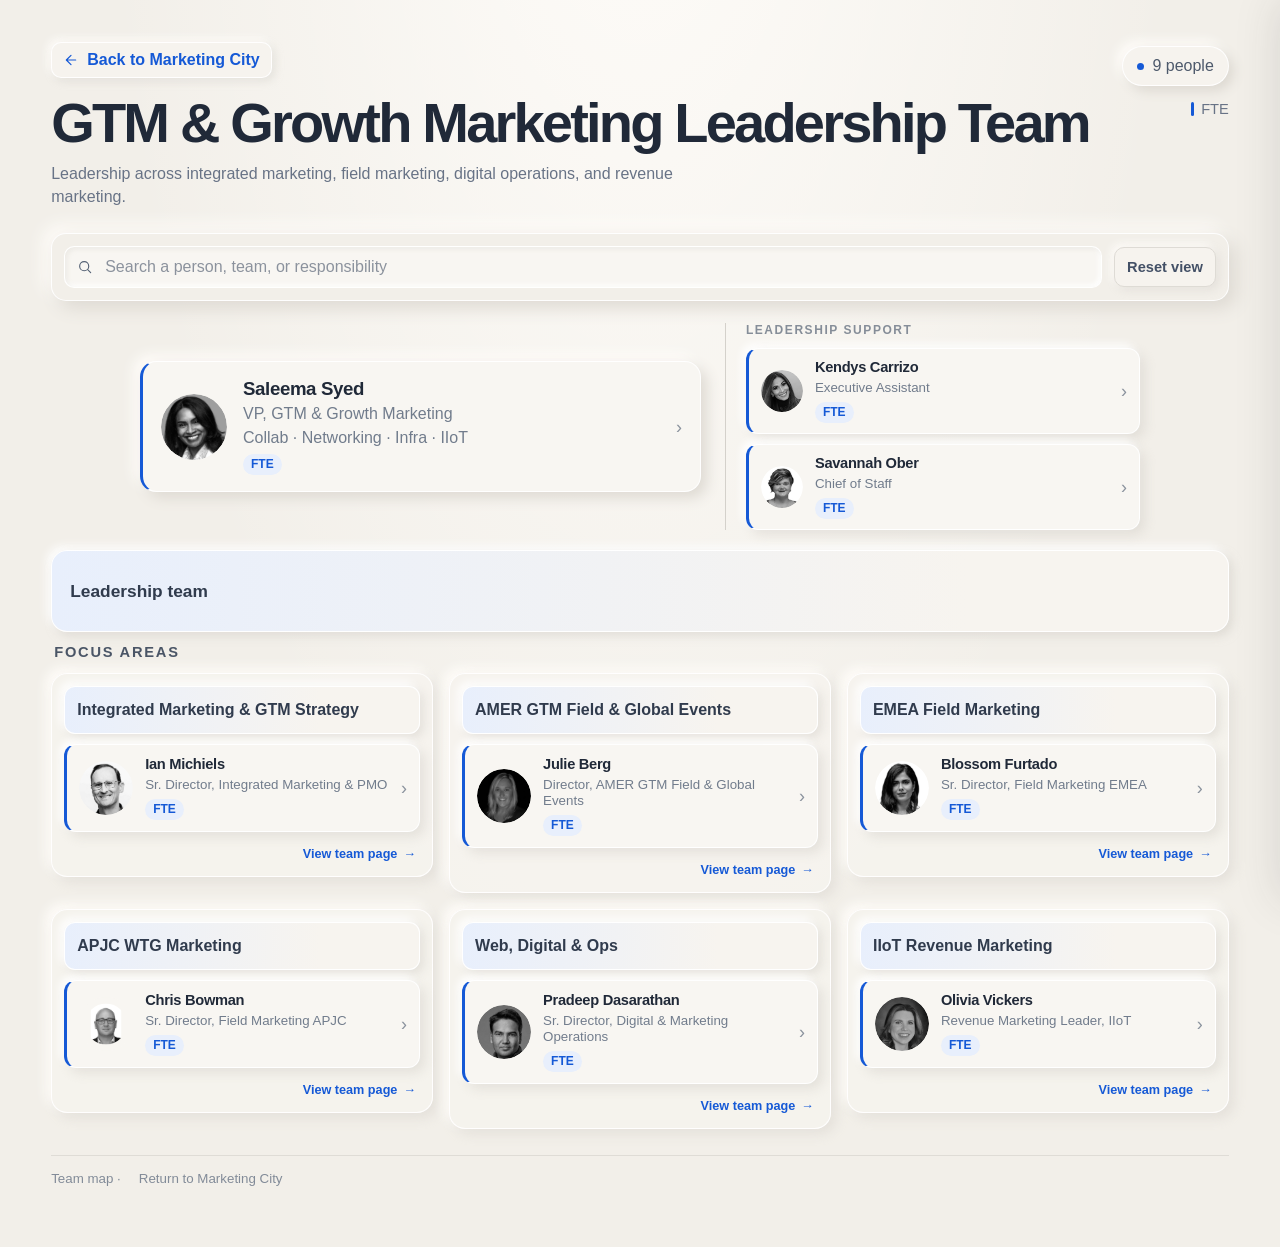
<file: gtm-growth-marketing-leadership-team.html>
<!doctype html>
<html lang="en">
<head>
  <meta charset="utf-8">
  <meta name="viewport" content="width=device-width,initial-scale=1">
  <meta name="theme-color" content="#f2efe9">
  <title>GTM &amp; Growth Marketing Leadership Team — Team Map</title>
  <link rel="stylesheet" href="assets/team-maps.css">
  <link rel="stylesheet" href="assets/layout-fixes.css">
</head>
<body>
<main class="page">
  <header class="topbar">
    <div>
      <a class="back" href="index.html" aria-label="Back to Marketing City home"><svg viewBox="0 0 24 24" fill="none" aria-hidden="true"><path d="M19 12H5m7 7-7-7 7-7" stroke="currentColor" stroke-width="1.8" stroke-linecap="round" stroke-linejoin="round"/></svg>Back to Marketing City</a>
      <h1>GTM &amp; Growth Marketing Leadership Team</h1>
      <p class="subtitle">Leadership across integrated marketing, field marketing, digital operations, and revenue marketing.</p>
    </div>
    <div class="header-meta">
      <div class="count" data-people-count></div>
      <div class="legend"><span class="legend-item"><i class="legend-mark"></i>FTE</span></div>
    </div>
  </header>

  <div class="toolbar">
    <label class="search-wrap"><svg class="search-icon" viewBox="0 0 24 24" fill="none" aria-hidden="true"><circle cx="10.8" cy="10.8" r="6.8" stroke="currentColor" stroke-width="1.7"/><path d="m16 16 4.5 4.5" stroke="currentColor" stroke-width="1.7" stroke-linecap="round"/></svg><input id="search" type="text" placeholder="Search a person, team, or responsibility" autocomplete="off" aria-label="Search a person, team, or responsibility"><button class="clear" type="button" aria-label="Clear search">×</button></label>
      <div class="site-search-results" id="siteSearchResults" role="listbox" aria-label="People and focus area matches" hidden></div>
    <button class="reset" type="button">Reset view</button>
  </div>

  <section class="executive-row" aria-label="GTM and Growth Marketing leadership">
    <article class="executive-card tier-c1" data-organization="Collaboration Mktg Admin - US" data-location="Allen, Texas, United States of America" data-webex-contact="saleemas@cisco.com"><span class="avatar"><img src="assets/headshots/saleema-syed.jpg" alt="" loading="lazy"></span><span class="copy"><strong class="name">Saleema Syed</strong><span class="title">VP, GTM &amp; Growth Marketing</span><span class="title">Collab · Networking · Infra · IIoT</span><span class="role">FTE</span></span></article>
    <div class="executive-support"><p class="executive-support-label">Leadership support</p>
      <article class="person-card tier-c2" data-location="Richardson, Texas; United States Of America" data-webex-contact="kcarrizo@cisco.com" data-organization="Collaboration Mktg Admin - US"><span class="avatar"><img src="assets/headshots/kendys-carrizo.jpg" alt="" loading="lazy"></span><span class="copy"><strong class="name">Kendys Carrizo</strong><span class="title">Executive Assistant</span><span class="role">FTE</span></span></article>
      <article class="person-card tier-c2" data-location="Houston, Texas; United States Of America" data-webex-contact="sobermaw@cisco.com" data-organization="Collaboration Mktg Admin - US"><span class="avatar"><img src="assets/headshots/savannah-ober.jpg" alt="" loading="lazy"></span><span class="copy"><strong class="name">Savannah Ober</strong><span class="title">Chief of Staff</span><span class="role">FTE</span></span></article>
    </div>
  </section>

  <div class="focus-banner" role="heading" aria-level="2">Leadership team</div>
  <h2 class="section-label">Focus Areas</h2>
  <div class="group-grid leadership-focus-grid">
    <section class="group leader-area"><h3 class="group-title">Integrated Marketing &amp; GTM Strategy</h3><div class="group-content"><article class="person-card tier-c2" data-manager="Saleema Syed" data-location="SJ-21, 3rd floor; Milpitas, CA; United States Of America" data-webex-contact="imichiel@cisco.com" data-organization="Collab Integrated Marketing-US"><span class="avatar"><img src="assets/headshots/ian-michiels.jpeg" alt="" loading="lazy"></span><span class="copy"><strong class="name">Ian Michiels</strong><span class="title">Sr. Director, Integrated Marketing &amp; PMO</span><span class="role">FTE</span></span></article><a class="leader-subpage-link" href="integrated-marketing-gtm-strategy.html">View team page <span aria-hidden="true">→</span></a></div></section>
    <section class="group leader-area"><h3 class="group-title">AMER GTM Field &amp; Global Events</h3><div class="group-content"><article class="person-card tier-c2" data-manager="Saleema Syed" data-location="San Diego, California; United States Of America" data-webex-contact="juberg@cisco.com" data-organization="Collaboration America Field Marketing"><span class="avatar"><img src="assets/headshots/julie-berg.jpg" alt="" loading="lazy"></span><span class="copy"><strong class="name">Julie Berg</strong><span class="title">Director, AMER GTM Field &amp; Global Events</span><span class="role">FTE</span></span></article><a class="leader-subpage-link" href="amer-gtm-field-global-events.html">View team page <span aria-hidden="true">→</span></a></div></section>
    <section class="group leader-area"><h3 class="group-title">EMEA Field Marketing</h3><div class="group-content"><article class="person-card tier-c2" data-manager="Saleema Syed" data-location="DUBAI 3, 1st floor; Dubai, DU; United Arab Emirates" data-webex-contact="blfurtad@cisco.com" data-organization="Collaboration Marketing - UNITED ARAB EMIRATES"><span class="avatar"><img src="assets/headshots/blossom-furtado.jpg" alt="" loading="lazy"></span><span class="copy"><strong class="name">Blossom Furtado</strong><span class="title">Sr. Director, Field Marketing EMEA</span><span class="role">FTE</span></span></article><a class="leader-subpage-link" href="emea-field-marketing.html">View team page <span aria-hidden="true">→</span></a></div></section>
    <section class="group leader-area"><h3 class="group-title">APJC WTG Marketing</h3><div class="group-content"><article class="person-card tier-c2" data-manager="Saleema Syed" data-location="SINGAPORE - MBC, 25th floor; Singapore" data-webex-contact="chribowm@cisco.com" data-organization="APJ SME Collaboration Marketing-Singapore"><span class="avatar"><img src="assets/headshots/chris-bowman.jpg" alt="" loading="lazy"></span><span class="copy"><strong class="name">Chris Bowman</strong><span class="title">Sr. Director, Field Marketing APJC</span><span class="role">FTE</span></span></article><a class="leader-subpage-link" href="apjc-wtg-marketing.html">View team page <span aria-hidden="true">→</span></a></div></section>
    <section class="group leader-area"><h3 class="group-title">Web, Digital &amp; Ops</h3><div class="group-content"><article class="person-card tier-c2" data-manager="Saleema Syed" data-location="SJ-21, 3rd floor; Milpitas, CA; United States Of America" data-webex-contact="praddasa@cisco.com" data-organization="Collab Marketing- Web &amp; Digital Marketing - US"><span class="avatar"><img src="assets/headshots/pradeep-dasarathan.jpg" alt="" loading="lazy"></span><span class="copy"><strong class="name">Pradeep Dasarathan</strong><span class="title">Sr. Director, Digital &amp; Marketing Operations</span><span class="role">FTE</span></span></article><a class="leader-subpage-link" href="web-digital-ops-team.html">View team page <span aria-hidden="true">→</span></a></div></section>
    <section class="group leader-area"><h3 class="group-title">IIoT Revenue Marketing</h3><div class="group-content"><article class="person-card tier-c2" data-manager="Saleema Syed" data-location="Spring, Texas; United States Of America" data-webex-contact="olvicker@cisco.com" data-organization="IIoT Marketing -- US"><span class="avatar"><img src="assets/headshots/olivia-vickers.jpg" alt="" loading="lazy"></span><span class="copy"><strong class="name">Olivia Vickers</strong><span class="title">Revenue Marketing Leader, IIoT</span><span class="role">FTE</span></span></article><a class="leader-subpage-link" href="iiot-revenue-marketing.html">View team page <span aria-hidden="true">→</span></a></div></section>
  </div>

  <p class="empty-state">No people match that search.</p>
  <footer class="footer">Team map · <a href="index.html">Return to Marketing City</a></footer>
</main>
<script src="assets/location-time.js"></script>
<script src="assets/team-maps.js"></script>
<script src="assets/people-directory.js"></script>
<script src="assets/site-search.js"></script>
<script src="assets/page-tools.js"></script>
</body>
</html>
</file>
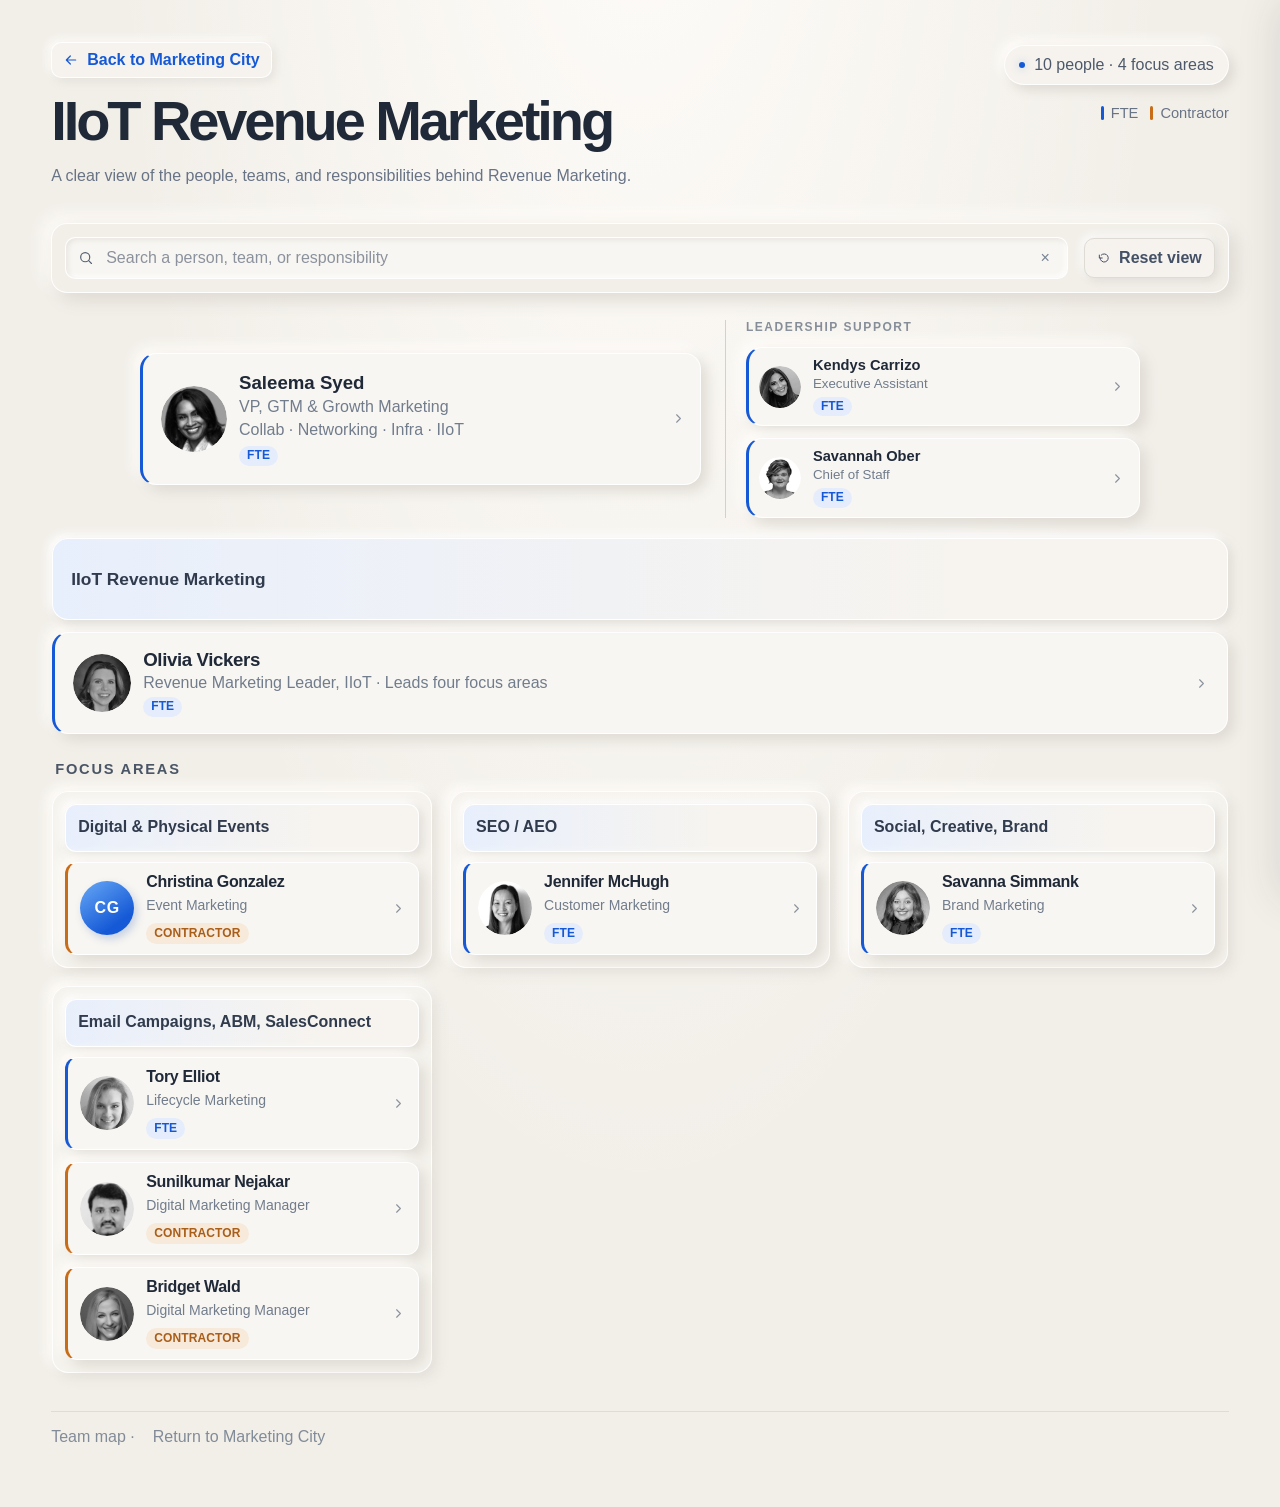
<file: iiot-revenue-marketing.html>
<!doctype html>
<html lang="en">
<head>
  <meta charset="utf-8">
  <meta name="viewport" content="width=device-width, initial-scale=1">
  <meta name="theme-color" content="#07172d">
  <title>IIoT Revenue Marketing — Team Map</title>
  <style>
    :root {
      color-scheme: dark;
      --canvas: #07172d;
      --panel: #0b203b;
      --panel-raised: #102846;
      --line: #29425f;
      --line-strong: #48627f;
      --text: #f4f7fb;
      --muted: #a2b0c2;
      --muted-2: #71849d;
      --cyan: #16c7e8;
      --orange: #ff9b27;
      --mint: #8ee5d0;
      --shadow: 0 24px 70px rgba(0, 0, 0, .35);
      font-family: Inter, ui-sans-serif, -apple-system, BlinkMacSystemFont, "Segoe UI", sans-serif;
      font-synthesis: none;
      text-rendering: optimizeLegibility;
    }
    * { box-sizing: border-box; }
    body {
      min-width: 320px;
      min-height: 100vh;
      margin: 0;
      color: var(--text);
      background:
        radial-gradient(ellipse at 50% -28%, rgba(33, 83, 126, .35), transparent 53%),
        var(--canvas);
    }
    button, input { font: inherit; }
    button { color: inherit; }
    .shell { max-width: 1500px; margin: 0 auto; padding: 42px clamp(20px, 4vw, 64px) 58px; }
    .topbar { display: flex; align-items: flex-start; justify-content: space-between; gap: 28px; margin-bottom: 34px; }
    .eyebrow { display: flex; align-items: center; gap: 9px; margin: 0 0 12px; color: var(--mint); font-size: 11px; font-weight: 750; letter-spacing: .17em; text-transform: uppercase; }
    .eyebrow::before { content: ""; width: 22px; height: 1px; background: var(--mint); }
    h1 { margin: 0; font-size: clamp(34px, 5.1vw, 62px); line-height: .98; letter-spacing: -.055em; font-weight: 690; }
    .subtitle { max-width: 580px; margin: 15px 0 0; color: var(--muted); font-size: 15px; line-height: 1.55; }
    .header-meta { display: flex; flex-direction: column; align-items: flex-end; gap: 15px; padding-top: 3px; }
    .team-count { display: flex; align-items: center; gap: 9px; padding: 8px 12px; color: #c6d2df; border: 1px solid var(--line); border-radius: 999px; font-size: 12px; white-space: nowrap; }
    .team-count .dot { width: 6px; height: 6px; border-radius: 50%; background: var(--mint); box-shadow: 0 0 12px rgba(142, 229, 208, .6); }
    .legend { display: flex; gap: 14px; color: var(--muted); font-size: 12px; }
    .legend-item { display: inline-flex; align-items: center; gap: 7px; }
    .legend-mark { width: 3px; height: 14px; border-radius: 2px; background: var(--cyan); }
    .legend-mark.contractor { background: var(--orange); }
    .toolbar { display: flex; justify-content: space-between; align-items: center; gap: 16px; margin: 0 0 27px; padding: 13px; border: 1px solid rgba(123, 151, 184, .16); border-radius: 16px; background: rgba(10, 29, 52, .72); }
    .search-wrap { position: relative; flex: 1; max-width: 480px; }
    .search-icon { position: absolute; top: 50%; left: 13px; width: 16px; height: 16px; transform: translateY(-50%); color: #8195ac; pointer-events: none; }
    #search { width: 100%; min-height: 42px; padding: 0 42px 0 40px; color: var(--text); outline: none; border: 1px solid transparent; border-radius: 10px; background: #071a31; transition: border .16s, background .16s; }
    #search::placeholder { color: #7e92aa; }
    #search:focus { border-color: rgba(22, 199, 232, .65); background: #0a2039; }
    .clear-search { position: absolute; top: 50%; right: 8px; width: 30px; height: 30px; border: 0; border-radius: 8px; color: #9aabc0; background: transparent; cursor: pointer; transform: translateY(-50%); }
    .clear-search:hover { color: white; background: rgba(255, 255, 255, .08); }
    .toolbar-note { margin: 0; color: var(--muted-2); font-size: 12px; }
    .reset-button { display: inline-flex; align-items: center; gap: 8px; min-height: 40px; padding: 0 12px; border: 1px solid var(--line); border-radius: 10px; background: transparent; color: #bdcad8; cursor: pointer; font-size: 12px; font-weight: 650; white-space: nowrap; transition: .15s ease; }
    .reset-button:hover { border-color: var(--line-strong); background: rgba(255,255,255,.04); color: white; }
    .reset-button svg { width: 14px; height: 14px; }
    .org-canvas { position: relative; overflow-x: auto; padding: 0 1px 12px; scrollbar-color: #34516f transparent; }
    .org-inner { min-width: 960px; }
    .vp-row { position: relative; display: grid; grid-template-columns: minmax(300px, 1fr) minmax(300px, .7fr); align-items: center; gap: 32px; max-width: 920px; margin: 0 auto; padding-bottom: 43px; }
    .vp-row::after { position: absolute; bottom: 0; left: 50%; height: 43px; border-left: 1px solid var(--line-strong); content: ""; }
    .support-group { display: flex; flex-direction: column; gap: 10px; padding-left: 24px; border-left: 1px solid var(--line); }
    .support-label { margin: 0 0 1px; color: var(--muted-2); font-size: 10px; font-weight: 750; letter-spacing: .13em; text-transform: uppercase; }
    .person-node { position: relative; display: flex; width: 100%; min-height: 82px; align-items: center; gap: 14px; padding: 14px 16px; overflow: hidden; text-align: left; border: 1px solid rgba(131, 156, 184, .31); border-left: 3px solid var(--cyan); border-radius: 12px; background: linear-gradient(130deg, rgba(15, 41, 69, .98), rgba(9, 29, 53, .98)); cursor: pointer; box-shadow: 0 9px 24px rgba(0, 0, 0, .12); transition: transform .16s ease, border-color .16s ease, box-shadow .16s ease, opacity .16s ease; }
    .person-node:hover, .person-node:focus-visible { z-index: 2; transform: translateY(-2px); border-color: rgba(22, 199, 232, .65); outline: none; box-shadow: 0 12px 30px rgba(0, 0, 0, .26), 0 0 0 2px rgba(22, 199, 232, .12); }
    .person-node.contractor { border-left-color: var(--orange); }
    .search-hidden { display: none !important; }
    .person-node.is-dim { opacity: .22; }
    .person-node.is-match { border-color: var(--mint); box-shadow: 0 0 0 2px rgba(142, 229, 208, .2); }
    .person-node.primary { min-height: 112px; padding: 18px; }
    .avatar { display: grid; width: 47px; height: 47px; flex: 0 0 auto; place-items: center; border: 1px solid rgba(143, 177, 208, .33); border-radius: 50%; color: #dffaff; background: linear-gradient(145deg, #1d6381, #17304f 72%); font-size: 13px; font-weight: 750; letter-spacing: .04em; }
    .primary .avatar { width: 62px; height: 62px; font-size: 16px; }
    .node-copy { display: block; min-width: 0; }
    .node-name { display: block; overflow: hidden; color: var(--text); font-size: 16px; font-weight: 680; letter-spacing: -.02em; text-overflow: ellipsis; white-space: nowrap; }
    .primary .node-name { font-size: 20px; }
    .node-title { display: block; margin-top: 4px; overflow: hidden; color: var(--muted); font-size: 12px; line-height: 1.35; text-overflow: ellipsis; white-space: nowrap; }
    .primary .node-title { font-size: 13px; }
    .node-chevron { width: 15px; height: 15px; flex: 0 0 auto; margin-left: auto; color: #7891aa; transition: color .16s, transform .16s; }
    .person-node:hover .node-chevron { color: var(--cyan); transform: translateX(2px); }
    .role-pill { position: absolute; top: 9px; right: 10px; padding: 4px 7px; border-radius: 99px; color: #74e5f5; background: rgba(22,199,232,.1); font-size: 9px; font-weight: 760; letter-spacing: .06em; text-transform: uppercase; }
    .role-pill.contractor { color: #ffc474; background: rgba(255,155,39,.12); }
    .vp-card { padding-right: 83px; }
    .vp-card .node-chevron { position: absolute; right: 14px; }
    .reporting-link { position: relative; display: flex; justify-content: center; margin: 0 auto; }
    .reporting-link span { z-index: 1; padding: 5px 10px; border: 1px solid rgba(74, 102, 132, .45); border-radius: 999px; color: var(--muted-2); background: var(--canvas); font-size: 10px; letter-spacing: .03em; }
    .leader-section { position: relative; max-width: 1150px; margin: 0 auto; }
    .leader-section::before { position: absolute; top: 0; left: 50%; height: 16px; border-left: 1px solid var(--line-strong); content: ""; }
    .leader-card { min-height: 76px; margin: 16px 0 0; }
    .leader-card .node-title { white-space: normal; }
    .teams-titlebar { display: flex; align-items: center; justify-content: space-between; gap: 16px; margin: 27px 0 12px; padding: 0 3px; }
    .teams-titlebar h2 { margin: 0; color: #d8e2ed; font-size: 12px; font-weight: 750; letter-spacing: .11em; text-transform: uppercase; }
    .teams-titlebar span { color: var(--muted-2); font-size: 11px; }
    .teams-grid { position: relative; display: grid; grid-template-columns: repeat(4, minmax(0, 1fr)); align-items: start; gap: 14px; }
    .teams-grid::before { position: absolute; top: -14px; left: 12.5%; right: 12.5%; border-top: 1px solid var(--line-strong); content: ""; }
    .team-column { position: relative; display: flex; min-height: 200px; flex-direction: column; gap: 9px; padding-top: 0; }
    .team-column::before { position: absolute; top: -14px; left: 50%; height: 14px; border-left: 1px solid var(--line-strong); content: ""; }
    .team-heading { display: flex; min-height: 52px; align-items: center; gap: 9px; padding: 10px 12px; border: 1px solid rgba(119, 148, 180, .3); border-radius: 10px; color: #e9f1f8; background: rgba(18, 42, 68, .68); font-size: 12px; font-weight: 680; line-height: 1.3; }
    .team-index { display: grid; width: 23px; height: 23px; flex: 0 0 auto; place-items: center; border: 1px solid rgba(142,229,208,.3); border-radius: 7px; color: var(--mint); background: rgba(142,229,208,.07); font-size: 10px; }
    .team-column .person-node { min-height: 70px; padding: 11px 12px; }
    .team-column .avatar { width: 39px; height: 39px; font-size: 11px; }
    .team-column .node-name { font-size: 13px; }
    .team-column .node-title { font-size: 11px; }
    .team-column .role-pill { top: 6px; right: 7px; font-size: 8px; }
    .team-column .node-copy { padding-right: 5px; }
    .team-spacer { height: 0; }
    .team-people { display: flex; flex-direction: column; gap: 8px; }
    .contributor-note { display: flex; align-items: center; gap: 7px; margin: 4px 2px 0; color: var(--muted-2); font-size: 10px; line-height: 1.4; }
    .contributor-note::before { content: ""; width: 13px; height: 1px; background: #526a84; }
    .empty-state { display: none; max-width: 1150px; margin: 24px auto; padding: 45px; color: var(--muted); text-align: center; border: 1px dashed var(--line-strong); border-radius: 14px; }
    .scrim { position: fixed; z-index: 9; inset: 0; visibility: hidden; background: rgba(2, 10, 21, .55); opacity: 0; transition: opacity .2s, visibility .2s; }
    .scrim.open { visibility: visible; opacity: 1; }
    .detail-panel { position: fixed; z-index: 10; top: 0; right: 0; display: flex; width: min(430px, 100%); height: 100dvh; flex-direction: column; padding: 28px; overflow-y: auto; border-left: 1px solid rgba(128, 158, 188, .2); background: linear-gradient(160deg, #0c213c, #07172d 64%); box-shadow: var(--shadow); transform: translateX(103%); transition: transform .24s cubic-bezier(.2,.8,.2,1); }
    .detail-panel.open { transform: translateX(0); }
    .panel-top { display: flex; justify-content: space-between; align-items: center; }
    .panel-kicker { margin: 0; color: var(--mint); font-size: 10px; font-weight: 750; letter-spacing: .15em; text-transform: uppercase; }
    .close-panel { display: grid; width: 36px; height: 36px; place-items: center; border: 1px solid var(--line); border-radius: 10px; color: #bbcad9; background: rgba(255,255,255,.03); cursor: pointer; }
    .close-panel:hover { color: white; border-color: var(--line-strong); background: rgba(255,255,255,.08); }
    .close-panel svg { width: 16px; height: 16px; }
    .profile-head { margin: 32px 0 25px; padding-bottom: 24px; border-bottom: 1px solid rgba(127, 153, 182, .2); }
    .profile-avatar { overflow:hidden; display: grid; width: 68px; height: 68px; margin-bottom: 18px; place-items: center; border: 1px solid rgba(143,177,208,.4); border-radius: 50%; color: #dffaff; background: linear-gradient(145deg, #207391, #17304f 72%); font-size: 19px; font-weight: 750; }
    .profile-name { margin: 0; font-size: 28px; letter-spacing: -.045em; line-height: 1.1; }
    .profile-title { margin: 8px 0 0; color: var(--muted); font-size: 14px; line-height: 1.5; }
    .profile-badges { display: flex; flex-wrap: wrap; gap: 8px; margin-top: 15px; }
    .profile-badge { padding: 6px 9px; border: 1px solid rgba(22,199,232,.24); border-radius: 99px; color: #8ce6f2; background: rgba(22,199,232,.08); font-size: 10px; font-weight: 700; }
    .profile-badge.contractor { color: #ffc474; border-color: rgba(255,155,39,.28); background: rgba(255,155,39,.08); }
    .detail-section { margin-bottom: 24px; }
    .detail-section h3 { margin: 0 0 10px; color: #8ea2b8; font-size: 10px; font-weight: 750; letter-spacing: .13em; text-transform: uppercase; }
    .responsibility { display: flex; gap: 10px; padding: 13px 14px; border: 1px solid rgba(126, 154, 184, .2); border-radius: 11px; color: #e2ebf3; background: rgba(255,255,255,.025); font-size: 13px; line-height: 1.5; }
    .responsibility::before { content: ""; width: 6px; height: 6px; flex: 0 0 auto; margin-top: 6px; border-radius: 50%; background: var(--mint); }
    .manager-link { display: flex; width: 100%; align-items: center; gap: 11px; padding: 11px; text-align: left; border: 1px solid rgba(126,154,184,.2); border-radius: 11px; background: rgba(255,255,255,.025); cursor: pointer; }
    .manager-link:hover { border-color: rgba(22,199,232,.45); background: rgba(22,199,232,.05); }
    .manager-avatar { overflow:hidden; display: grid; width: 35px; height: 35px; flex: 0 0 auto; place-items: center; border-radius: 50%; color: #dffaff; background: #1c4d6a; font-size: 10px; font-weight: 750; }
    .manager-copy { min-width: 0; }
    .manager-name { display: block; color: #e8f0f8; font-size: 12px; font-weight: 650; }
    .manager-role { display: block; margin-top: 3px; color: var(--muted-2); font-size: 10px; }
    .manager-arrow { width: 15px; height: 15px; margin-left: auto; color: #8095ac; }
    .contact-box { margin-top: auto; padding: 15px; border: 1px solid rgba(22,199,232,.2); border-radius: 12px; background: rgba(22,199,232,.055); }
    .contact-box strong { display: block; margin-bottom: 5px; color: #d7edf3; font-size: 12px; }
    .contact-box p { margin: 0; color: #9cb0c4; font-size: 11px; line-height: 1.5; }
    .sr-only { position: absolute; width: 1px; height: 1px; padding: 0; overflow: hidden; clip: rect(0,0,0,0); white-space: nowrap; border: 0; }
    @media (max-width: 720px) {
      .shell { padding-top: 28px; }
      .topbar { flex-direction: column; gap: 18px; }
      .header-meta { width: 100%; flex-direction: row; align-items: center; justify-content: space-between; }
      .toolbar { align-items: stretch; flex-wrap: wrap; }
      .search-wrap { max-width: none; flex-basis: 100%; }
      .toolbar-note { align-self: center; }
      .org-inner { min-width: 820px; }
      .vp-row { max-width: 740px; grid-template-columns: minmax(300px, 1fr) minmax(265px, .8fr); gap: 20px; }
      .leader-section { max-width: 820px; }
      .teams-grid { grid-template-columns: repeat(4, 190px); }
      .teams-grid::before { left: 95px; right: 95px; }
      .team-column::before { left: 95px; }
      .detail-panel { top: auto; bottom: 0; width: 100%; height: min(86dvh, 720px); padding: 22px; border-top: 1px solid rgba(128,158,188,.2); border-left: 0; border-radius: 20px 20px 0 0; transform: translateY(103%); }
      .detail-panel.open { transform: translateY(0); }
      .profile-head { margin-top: 22px; }
    }
    @media (prefers-reduced-motion: reduce) { *, *::before, *::after { scroll-behavior: auto !important; transition-duration: .01ms !important; } }

    /* Soft / System visual theme */
    :root {
      color-scheme: light;
      --canvas: #f2efe9;
      --panel: #f4f1eb;
      --panel-raised: #fbfaf7;
      --line: #e0ddd7;
      --line-strong: #c9c6c0;
      --text: #202938;
      --muted: #687386;
      --muted-2: #828b98;
      --cyan: #1559d6;
      --blue-soft: #e8effc;
      --orange: #c86c18;
      --mint: #1559d6;
      --shadow: 0 24px 70px rgba(48, 49, 52, .18);
    }
    body {
      color: var(--text);
      background: radial-gradient(ellipse at 50% -25%, #fffdfa 0, transparent 60%), #f2efe9;
    }
    .shell { max-width: 1500px; }
    .eyebrow { color: #1559d6; }
    .eyebrow::before { display: none; }
    h1 { color: #202938; }
    h1 { white-space: nowrap; font-size: clamp(30px, 5.1vw, 62px); }
    .subtitle { color: #687386; }
    .team-count {
      color: #4d596b;
      border: 1px solid rgba(255,255,255,.95);
      background: #f6f3ee;
      box-shadow: 5px 5px 12px #ddd9d2, -5px -5px 12px #fffdfa;
    }
    .team-count .dot { background: #1559d6; box-shadow: 0 0 10px rgba(21,89,214,.3); }
    .legend { color: #687386; }
    .legend-mark { background: #1559d6; }
    .legend-mark.contractor { background: #c86c18; }
    .toolbar {
      border: 1px solid rgba(255,255,255,.95);
      background: #f2efe9;
      box-shadow: 7px 7px 18px #ddd9d2, -7px -7px 18px #fffdfa;
    }
    #search {
      color: #202938;
      border: 1px solid rgba(255,255,255,.95);
      background: #f8f6f2;
      box-shadow: inset 2px 2px 5px rgba(188,184,177,.27), inset -2px -2px 5px rgba(255,255,255,.95);
    }
    #search::placeholder { color: #8b929d; }
    #search:focus { border-color: rgba(21,89,214,.48); background: #fff; }
    .search-icon { color: #546174; }
    .clear-search { color: #778293; }
    .clear-search:hover { color: #1559d6; background: rgba(21,89,214,.08); }
    .toolbar-note { color: #828b98; }
    .reset-button {
      color: #435066;
      border-color: #dedbd5;
      background: #f6f3ee;
      box-shadow: 3px 3px 8px rgba(203,199,192,.48), -3px -3px 8px rgba(255,255,255,.9);
    }
    .reset-button:hover { color: #1559d6; border-color: #c8d6f0; background: #faf9f6; }
    .org-canvas { scrollbar-color: #c3c5c8 transparent; }
    .vp-row::after, .leader-section::before, .teams-grid::before, .team-column::before { border-color: #c9c6c0; }
    .support-group { border-color: #d4d1cb; }
    .support-label { color: #858d98; }
    .person-node {
      color: #202938;
      border: 1px solid rgba(255,255,255,.98);
      border-left: 3px solid #1559d6;
      background: #f8f6f2;
      box-shadow: 6px 6px 14px #dedad3, -6px -6px 14px #fffdfa;
    }
    .person-node:hover, .person-node:focus-visible {
      border-color: rgba(21,89,214,.36);
      border-left-color: #1559d6;
      outline: none;
      box-shadow: 8px 9px 18px rgba(186,181,172,.7), -5px -5px 14px #fffdfa, 0 0 0 2px rgba(21,89,214,.1);
    }
    .person-node.contractor { border-left-color: #c86c18; }
    .person-node.contractor:hover, .person-node.contractor:focus-visible { border-left-color: #c86c18; }
    .person-node.is-dim { opacity: .3; }
    .person-node.is-match { border-color: #1559d6; box-shadow: 0 0 0 2px rgba(21,89,214,.16), 5px 5px 13px #dedad3; }
    .avatar {
      color: #fff;
      border: 0;
      background: linear-gradient(145deg, #68a9f6, #1559d6 75%);
      box-shadow: 3px 4px 9px rgba(36,92,179,.24);
    }
    .primary .avatar { background: linear-gradient(145deg, #79b6fb, #165bd8); }
    .node-name { color: #202938; }
    .node-title { color: #717c8c; }
    .node-chevron { color: #8a929d; }
    .person-node:hover .node-chevron { color: #1559d6; }
    .role-pill { color: #1559d6; background: #e5edfc; }
    .role-pill.contractor { color: #a95e19; background: #f7eadb; }
    .reporting-link span {
      color: #687386;
      border-color: #dedbd5;
      background: #f2efe9;
      box-shadow: 2px 2px 5px rgba(204,200,193,.45), -2px -2px 5px rgba(255,255,255,.95);
    }
    .teams-titlebar h2 { color: #4a5566; }
    .teams-titlebar span { color: #858d98; }
    .team-heading {
      color: #303b4d;
      border: 1px solid rgba(255,255,255,.98);
      background: #f7f4ef;
      box-shadow: 4px 4px 10px rgba(209,205,198,.56), -4px -4px 10px rgba(255,255,255,.96);
    }
    .team-index {
      color: #1559d6;
      border-color: #cddbf5;
      background: #e9effb;
    }
    .contributor-note { color: #828b98; }
    .contributor-note::before { background: #b8b8b5; }
    .empty-state { color: #687386; border-color: #c9c6c0; }
    .scrim { background: rgba(30, 38, 50, .3); }
    .detail-panel {
      color: #202938;
      border-left-color: rgba(178,174,166,.45);
      background: linear-gradient(160deg, #fbfaf7, #f1eee8 90%);
      box-shadow: -15px 0 42px rgba(45,47,50,.13);
    }
    .panel-kicker { color: #1559d6; }
    .close-panel {
      color: #586477;
      border-color: rgba(255,255,255,.95);
      background: #f6f3ee;
      box-shadow: 3px 3px 8px rgba(204,200,193,.55), -3px -3px 8px rgba(255,255,255,.95);
    }
    .close-panel:hover { color: #1559d6; border-color: #d7e1f3; background: #fbfaf7; }
    .profile-head { border-bottom-color: #dfdcd6; }
    .profile-avatar {
      color: white;
      border: 0;
      border-radius: 22px;
      background: linear-gradient(145deg, #78b4f8, #1559d6 75%);
      box-shadow: 6px 6px 14px rgba(44,93,168,.22), -4px -4px 10px rgba(255,255,255,.9);
    }
    .profile-name { color: #202938; }
    .profile-title { color: #687386; }
    .profile-badge { color: #1559d6; border-color: #d5e0f5; background: #e9effb; }
    .profile-badge.contractor { color: #a95e19; border-color: #efdbc4; background: #f8ebdc; }
    .detail-section h3 { color: #828b98; }
    .responsibility {
      color: #3d495c;
      border-color: rgba(255,255,255,.95);
      background: #f7f5f0;
      box-shadow: 4px 4px 10px rgba(208,204,197,.5), -4px -4px 10px rgba(255,255,255,.94);
    }
    .responsibility::before { background: #1559d6; }
    .manager-link {
      border-color: rgba(255,255,255,.95);
      background: #f7f5f0;
      box-shadow: 4px 4px 10px rgba(208,204,197,.5), -4px -4px 10px rgba(255,255,255,.94);
    }
    .manager-link:hover { border-color: #c8d8f2; background: #f9f8f4; }
    .manager-avatar { overflow:hidden; color: #fff; background: linear-gradient(145deg, #6eaef7, #1559d6); }
    .manager-name { color: #303b4d; }
    .manager-role { color: #828b98; }
    .manager-arrow { color: #828b98; }
    .contact-box {
      border-color: #d6e0f2;
      background: #edf2fb;
      box-shadow: 4px 4px 10px rgba(208,204,197,.4), -4px -4px 10px rgba(255,255,255,.88);
    }
    .contact-box strong { color: #34435b; }
    .contact-box p { color: #687386; }
    @media (max-width: 720px) {
      .detail-panel { border-top-color: rgba(178,174,166,.45); border-left: 0; box-shadow: 0 -15px 42px rgba(45,47,50,.13); }
    }
    /* Readability and layout refinements */
    .eyebrow::before { display: none; }
    .eyebrow { gap: 0; }
    .header-meta { gap: 20px; }
    .team-count, .legend { font-size: 12pt; }
    .team-count { padding: 10px 14px; }
    .legend { gap: 18px; }
    .toolbar-note { display: none; }
    .search-wrap { max-width: none; }
    .leader-section { max-width: none; width: 100%; }
    .teams-titlebar span { display: none; }
    .person-node { min-height: 96px; }
    .support-group .person-node { min-height: 94px; }
    .team-column .person-node { min-height: 122px; align-items: flex-start; }
    .team-column .node-copy { padding-top: 1px; }
    .node-copy { display: flex; flex-direction: column; align-items: flex-start; gap: 4px; }
    .role-pill {
      position: static;
      display: inline-flex;
      align-items: center;
      width: fit-content;
      margin-top: 5px;
      padding: 4px 8px;
      font-size: 12pt;
      line-height: 1.1;
      letter-spacing: .02em;
    }
    .team-column .role-pill { position: static; margin-top: 5px; font-size: 12pt; }
    .node-name, .node-title { white-space: normal; overflow: visible; text-overflow: clip; }
    .team-column .node-name, .team-column .node-title { font-size: 12pt; }
    .teams-grid { gap: 18px; }
    .team-column { gap: 12px; }
    .vp-row { grid-template-columns: minmax(0, 1fr) minmax(0, .7fr); }
    .vp-row::after { left: calc(50% - 200px); }
    .leader-section::before { left: calc(50% - 200px); }
    .reporting-link { width: 100%; justify-content: flex-start; padding-left: calc(50% - 212px); }
    .reporting-link span { font-size: 12pt; }
    .primary .node-title { font-size: 12pt; }
    .primary .node-name { font-size: 17pt; }
    .profile-name { font-size: 22pt; }
    .profile-avatar { font-size: 16pt; }
    .detail-panel, .person-node, .team-heading, .toolbar, .contact-box { border-radius: 16px; }
    @media (min-width: 721px) {
      .team-column .person-node { min-height: 128px; }
      .teams-grid { grid-template-columns: repeat(4, minmax(0, 1fr)); }
    }
    @media (max-width: 720px) {
      .vp-row::after { left: calc(50% - 200px); }
      .leader-section::before { left: calc(50% - 200px); }
      .reporting-link { padding-left: calc(50% - 212px); }
      .team-column .person-node { min-height: 128px; }
      .team-column .role-pill { font-size: 12pt; }
    }
    /* Type scale: 12 pt labels and body, with larger names and headings. */
    :root {
      --type-small: 12pt;
      --type-body: 12pt;
      --type-card: 14pt;
      --type-section: 13pt;
      --type-primary: 17pt;
      --type-profile: 22pt;
      --type-display: clamp(30pt, 4.8vw, 42pt);
    }
    #app *:not(svg):not(path) { font-size: var(--type-body) !important; }
    #detailPanel *:not(svg):not(path) { font-size: var(--type-body) !important; }
    #app h1:not(svg):not(path) { font-size: var(--type-display) !important; }
    #app .node-name:not(svg):not(path) { font-size: var(--type-card) !important; }
    #app .primary .node-name:not(svg):not(path) { font-size: var(--type-primary) !important; }
    #app .team-heading:not(svg):not(path), #app .teams-titlebar h2:not(svg):not(path) { font-size: var(--type-section) !important; }
    #app .team-count:not(svg):not(path) { font-size: 13pt !important; }
    #app .avatar:not(svg):not(path) { font-size: var(--type-small) !important; }
    #detailPanel .profile-name:not(svg):not(path) { font-size: var(--type-profile) !important; }
    #detailPanel .manager-name:not(svg):not(path) { font-size: 13pt !important; }
    .vp-row::after { display: none; }
    .vp-card { overflow: visible; }
    .vp-card::after {
      position: absolute;
      top: 100%;
      left: 50%;
      height: 90px;
      border-left: 1px solid #c9c6c0;
      content: "";
    }
    .leader-section::before { height: 60px; }
    .reporting-link { height: 44px; align-items: center; }
    .back-button {
      display: inline-flex;
      align-items: center;
      gap: 9px;
      margin: 0 0 18px;
      padding: 8px 11px;
      color: #1559d6;
      border: 1px solid #e0ddd7;
      border-radius: 10px;
      background: #f6f3ee;
      box-shadow: 3px 3px 8px rgba(203,199,192,.4), -3px -3px 8px rgba(255,255,255,.88);
      cursor: pointer;
      font-weight: 600;
    }
    .back-button:hover { background: #fbfaf7; border-color: #c8d6f0; }
    .back-button svg { width: 16px; height: 16px; flex: 0 0 auto; }
    .vp-row { padding-bottom: 0; }
    .vp-card::after, .leader-section::before, .teams-grid::before, .team-column::before { display: none; }
    .support-group { padding-left: 0; border-left: 0; }
    .reporting-link { height: auto; width: 100%; justify-content: stretch; padding: 0; margin: 20px auto 12px; }
    .reporting-link span {
      display: flex;
      width: 100%;
      min-height: 82px;
      align-items: center;
      padding: 12px 18px;
      border: 1px solid rgba(255,255,255,.98);
      border-radius: 16px;
      color: #303b4d;
      background: #f7f4ef;
      box-shadow: 4px 4px 10px rgba(209,205,198,.56), -4px -4px 10px rgba(255,255,255,.96);
      font-size: var(--type-section) !important;
      font-weight: 680;
      letter-spacing: 0;
    }
    .leader-card { margin: 0; }
    .team-heading { justify-content: flex-start; }
    .profile-head { border-bottom: 0; }
    @media (max-width: 1100px) {
      .teams-grid { grid-template-columns: repeat(2, minmax(0, 1fr)); gap: 20px; }
      .team-column { min-height: 0; }
    }
    @media (max-width: 900px) {
      .reporting-link { margin: 18px auto 12px; }
    }
    @media (max-width: 560px) {
      .reporting-link { margin: 14px auto 10px; }
      .back-button { margin-bottom: 14px; }
    }
    #app .role-pill { padding: 3px 7px; font-size: 10pt !important; font-weight: 500; letter-spacing: .01em; }
    #detailPanel .profile-badge { padding: 4px 8px; font-size: 10pt !important; font-weight: 500; }
    .org-canvas { overflow: visible; }
    .org-inner { min-width: 0; width: 100%; }
    .person-node, .team-heading, .node-copy, .team-heading span { min-width: 0; }
    .node-name, .node-title, .team-heading span:last-child { overflow-wrap: normal; word-break: normal; hyphens: none; }
    .team-heading { height: 82px; min-height: 82px; align-items: center; }
    @media (max-width: 900px) {
      .shell { padding: 32px 24px 44px; }
      .topbar { flex-direction: column; gap: 18px; }
      .header-meta { width: 100%; flex-direction: row; align-items: center; justify-content: space-between; }
      .vp-row { max-width: none; grid-template-columns: minmax(0, 1fr); gap: 18px; padding-bottom: 0; }
      .vp-card::after, .leader-section::before { display: none; }
      .support-group { display: grid; grid-template-columns: repeat(2, minmax(0, 1fr)); gap: 10px; padding: 0; border: 0; }
      .support-label { grid-column: 1 / -1; }
      .reporting-link { height: auto; justify-content: flex-start; padding: 0; margin: 2px 0 8px; }
      .leader-card { margin: 0; }
      .teams-grid { grid-template-columns: repeat(2, minmax(0, 1fr)); gap: 16px; }
      .teams-grid::before, .team-column::before { display: none; }
      .team-column { min-height: 0; gap: 10px; }
      .team-heading { height: 82px; min-height: 82px; }
      .team-column .person-node { min-height: 128px; }
      .leader-section { max-width: none; }
    }
    @media (max-width: 560px) {
      h1 { white-space: normal; font-size: clamp(24px, 7.2vw, 36px); }
      .shell { padding: 25px 16px 36px; }
      .topbar { margin-bottom: 24px; }
      .header-meta { flex-wrap: wrap; justify-content: flex-start; gap: 12px 18px; }
      .team-count { white-space: normal; }
      .toolbar { display: grid; grid-template-columns: minmax(0, 1fr) auto; gap: 10px; padding: 10px; }
      .search-wrap { grid-column: 1 / -1; min-width: 0; }
      #search { min-width: 0; }
      .reset-button { min-width: 0; }
      .support-group { grid-template-columns: minmax(0, 1fr); }
      .support-label { grid-column: 1; }
      .teams-grid { grid-template-columns: minmax(0, 1fr); gap: 14px; }
      .team-heading { height: 76px; min-height: 76px; }
      .team-column .person-node { min-height: 116px; }
      .teams-titlebar { margin: 22px 0 12px; }
      .detail-panel { padding: 20px; }
    }

    /* Keep every person card balanced, with one shared avatar and text alignment. */
    #app .person-node,
    #app .team-column .person-node,
    #app .support-group .person-node {
      min-height: 0;
      align-items: center;
      padding: 16px 18px;
    }
    #app .person-node.primary { min-height: 0; padding: 16px 18px; }
    #app .avatar,
    #app .primary .avatar,
    #app .team-column .avatar {
      width: 50px;
      height: 50px;
      flex: 0 0 50px;
    }
    #app .node-copy,
    #app .team-column .node-copy { gap: 2px; padding: 0; }
    #app .node-name { line-height: 1.16; }
    #app .node-title { margin-top: 0; line-height: 1.22; }
    #app .role-pill,
    #app .team-column .role-pill { margin-top: 2px; line-height: 1.15; }
    #app .team-heading { line-height: 1.18; }
    #app .support-group { gap: 10px; }
    .leader-section .focus-banner { position: relative; z-index: 1; width: 100%; min-height: 82px; margin: 0 0 12px; padding: 12px 18px; border: 1px solid rgba(255,255,255,.98); border-radius: 16px; color: #303b4d; background: linear-gradient(90deg, var(--blue-soft, #e8effc), #f7f4ef 78%); box-shadow: 4px 4px 10px rgba(209,205,198,.56), -4px -4px 10px rgba(255,255,255,.96); font-size: 13pt; font-weight: 680; line-height: 1.2; }
    @media (max-width: 560px) { .leader-section .focus-banner { min-height: 68px; margin-bottom: 10px; padding: 10px 14px; } }
    @media (max-width: 560px) {
      #app .person-node,
      #app .team-column .person-node,
      #app .support-group .person-node { padding: 14px; }
      #app .person-node.primary { padding: 14px; }
    }
  </style>
  <link rel="stylesheet" href="assets/layout-fixes.css">
</head>
<body>
  <main class="shell" id="app">
    <header class="topbar">
      <div>
        <a class="back-button" id="backButton" href="index.html" aria-label="Back to marketing city home">
          <svg viewBox="0 0 24 24" fill="none" aria-hidden="true"><path d="M19 12H5m0 0 6-6m-6 6 6 6" stroke="currentColor" stroke-width="1.8" stroke-linecap="round" stroke-linejoin="round"/></svg>
          Back to Marketing City
        </a>
        <h1>IIoT Revenue Marketing</h1>
        <p class="subtitle">A clear view of the people, teams, and responsibilities behind Revenue Marketing.</p>
      </div>
      <div class="header-meta">
        <div class="team-count"><span class="dot"></span><span>10 people · 4 focus areas</span></div>
        <div class="legend" aria-label="Employment type legend">
          <span class="legend-item"><span class="legend-mark"></span>FTE</span>
          <span class="legend-item"><span class="legend-mark contractor"></span>Contractor</span>
        </div>
      </div>
    </header>

    <section class="toolbar" aria-label="Chart controls">
      <label class="search-wrap">
        <span class="sr-only">Search people and responsibilities</span>
        <svg class="search-icon" viewBox="0 0 24 24" fill="none" aria-hidden="true"><circle cx="10.8" cy="10.8" r="6.8" stroke="currentColor" stroke-width="1.8"/><path d="m16 16 4.2 4.2" stroke="currentColor" stroke-width="1.8" stroke-linecap="round"/></svg>
        <input id="search" type="text" placeholder="Search a person, team, or responsibility" autocomplete="off" aria-label="Search a person, team, or responsibility">
        <button class="clear-search" type="button" aria-label="Clear search" title="Clear search">×</button>
      </label>
      <div class="site-search-results" id="siteSearchResults" role="listbox" aria-label="People and focus area matches" hidden></div>
      <p class="sr-only" id="searchStatus" aria-live="polite">Select a person to open their profile</p>
      <button class="reset-button" type="button" id="resetView" title="Clear search and selection">
        <svg viewBox="0 0 24 24" fill="none" aria-hidden="true"><path d="M4 7v5h5M5.2 12a7 7 0 1 0 2-5" stroke="currentColor" stroke-width="1.7" stroke-linecap="round" stroke-linejoin="round"/></svg>
        Reset view
      </button>
    </section>

    <section class="org-canvas" aria-label="Interactive organization chart">
      <div class="org-inner">
        <div class="vp-row">
          <button class="person-node primary vp-card tier-c1" data-person="saleema" type="button" aria-label="Open Saleema Syed profile" data-organization="Collaboration Mktg Admin - US" data-location="Allen, Texas, United States of America" data-webex-contact="saleemas@cisco.com">
            <span class="avatar"><img src="assets/headshots/saleema-syed.jpg" alt="" loading="lazy"></span>
            <span class="node-copy"><span class="node-name">Saleema Syed</span><span class="node-title">VP, GTM &amp; Growth Marketing</span><span class="node-title">Collab · Networking · Infra · IIoT</span><span class="role-pill">FTE</span></span>
            <svg class="node-chevron" viewBox="0 0 24 24" fill="none" aria-hidden="true"><path d="m9 18 6-6-6-6" stroke="currentColor" stroke-width="1.8" stroke-linecap="round" stroke-linejoin="round"/></svg>
          </button>
          <div class="support-group" aria-label="Leadership support">
            <p class="support-label">Leadership support</p>
            <button class="person-node tier-c2" data-person="kendys" type="button" aria-label="Open Kendys Carrizo profile" data-location="Richardson, Texas; United States Of America" data-webex-contact="kcarrizo@cisco.com" data-organization="Collaboration Mktg Admin - US">
              <span class="avatar"><img src="assets/headshots/kendys-carrizo.jpg" alt="" loading="lazy"></span><span class="node-copy"><span class="node-name">Kendys Carrizo</span><span class="node-title">Executive Assistant</span><span class="role-pill">FTE</span></span>
              <svg class="node-chevron" viewBox="0 0 24 24" fill="none" aria-hidden="true"><path d="m9 18 6-6-6-6" stroke="currentColor" stroke-width="1.8" stroke-linecap="round" stroke-linejoin="round"/></svg>
            </button>
            <button class="person-node tier-c2" data-person="savannah" type="button" aria-label="Open Savannah Ober profile" data-location="Houston, Texas; United States Of America" data-webex-contact="sobermaw@cisco.com" data-organization="Collaboration Mktg Admin - US">
              <span class="avatar"><img src="assets/headshots/savannah-ober.jpg" alt="" loading="lazy"></span><span class="node-copy"><span class="node-name">Savannah Ober</span><span class="node-title">Chief of Staff</span><span class="role-pill">FTE</span></span>
              <svg class="node-chevron" viewBox="0 0 24 24" fill="none" aria-hidden="true"><path d="m9 18 6-6-6-6" stroke="currentColor" stroke-width="1.8" stroke-linecap="round" stroke-linejoin="round"/></svg>
            </button>
          </div>
        </div>

        <div class="leader-section">
          <div class="focus-banner tier-t1" role="heading" aria-level="2">IIoT Revenue Marketing</div>
          <button class="person-node leader-card tier-c3" data-person="olivia" type="button" aria-label="Open Olivia Vickers profile" data-location="Spring, Texas; United States Of America" data-webex-contact="olvicker@cisco.com" data-organization="IIoT Marketing -- US">
            <span class="avatar"><img src="assets/headshots/olivia-vickers.jpg" alt="" loading="lazy"></span><span class="node-copy"><span class="node-name">Olivia Vickers</span><span class="node-title">Revenue Marketing Leader, IIoT · Leads four focus areas</span><span class="role-pill">FTE</span></span>
            <svg class="node-chevron" viewBox="0 0 24 24" fill="none" aria-hidden="true"><path d="m9 18 6-6-6-6" stroke="currentColor" stroke-width="1.8" stroke-linecap="round" stroke-linejoin="round"/></svg>
          </button>
          <div class="teams-titlebar"><h2>Focus areas</h2><span>Click a person to view responsibilities and reporting path</span></div>
          <div class="teams-grid">
            <section class="team-column" aria-label="Digital and Physical Events team">
              <div class="team-heading"><span>Digital &amp; Physical Events</span></div>
              <div class="team-people">
                <button class="person-node contractor tier-c4" data-person="christina" type="button" aria-label="Open Christina Gonzalez profile" data-location="SJ-01, San Jose, CA; United States Of America" data-webex-contact="chgonza2@cisco.com" data-organization="IIoT Marketing -- US">
                  <span class="avatar">CG</span><span class="node-copy"><span class="node-name">Christina Gonzalez</span><span class="node-title">Event Marketing</span><span class="role-pill contractor">Contractor</span></span>
                  <svg class="node-chevron" viewBox="0 0 24 24" fill="none" aria-hidden="true"><path d="m9 18 6-6-6-6" stroke="currentColor" stroke-width="1.8" stroke-linecap="round" stroke-linejoin="round"/></svg>
                </button>
              </div>
            </section>
            <section class="team-column" aria-label="SEO and AEO team">
              <div class="team-heading"><span>SEO / AEO</span></div>
              <div class="team-people">
                <button class="person-node tier-c4" data-person="jennifer" type="button" aria-label="Open Jennifer McHugh profile" data-location="Denver, Colorado; United States Of America" data-webex-contact="jebills@cisco.com" data-organization="IIoT Marketing -- US">
                  <span class="avatar"><img src="assets/headshots/jennifer-mchugh.jpeg" alt="" loading="lazy"></span><span class="node-copy"><span class="node-name">Jennifer McHugh</span><span class="node-title">Customer Marketing</span><span class="role-pill">FTE</span></span>
                  <svg class="node-chevron" viewBox="0 0 24 24" fill="none" aria-hidden="true"><path d="m9 18 6-6-6-6" stroke="currentColor" stroke-width="1.8" stroke-linecap="round" stroke-linejoin="round"/></svg>
                </button>
              </div>
            </section>
            <section class="team-column" aria-label="Social, Creative, and Brand team">
              <div class="team-heading"><span>Social, Creative, Brand</span></div>
              <div class="team-people">
                <button class="person-node tier-c4" data-person="savanna" type="button" aria-label="Open Savanna Simmank profile" data-location="Denver, Colorado; United States Of America" data-webex-contact="ssimmank@cisco.com" data-organization="IIoT Marketing -- US">
                  <span class="avatar"><img src="assets/headshots/savanna-simmank.jpeg" alt="" loading="lazy"></span><span class="node-copy"><span class="node-name">Savanna Simmank</span><span class="node-title">Brand Marketing</span><span class="role-pill">FTE</span></span>
                  <svg class="node-chevron" viewBox="0 0 24 24" fill="none" aria-hidden="true"><path d="m9 18 6-6-6-6" stroke="currentColor" stroke-width="1.8" stroke-linecap="round" stroke-linejoin="round"/></svg>
                </button>
              </div>
            </section>
            <section class="team-column" aria-label="Email Campaigns, ABM, and SalesConnect team">
              <div class="team-heading"><span>Email Campaigns, ABM, SalesConnect</span></div>
              <div class="team-people">
                <button class="person-node tier-c4" data-person="tory" type="button" aria-label="Open Tory Elliot profile" data-location="Tampa, Florida; United States Of America" data-webex-contact="torellio@cisco.com" data-organization="IIoT Marketing -- US">
                  <span class="avatar"><img src="assets/headshots/tory-elliott.jpeg" alt="" loading="lazy"></span><span class="node-copy"><span class="node-name">Tory Elliot</span><span class="node-title">Lifecycle Marketing</span><span class="role-pill">FTE</span></span>
                  <svg class="node-chevron" viewBox="0 0 24 24" fill="none" aria-hidden="true"><path d="m9 18 6-6-6-6" stroke="currentColor" stroke-width="1.8" stroke-linecap="round" stroke-linejoin="round"/></svg>
                </button>
                <button class="person-node contractor tier-c4" data-person="sunil" type="button" aria-label="Open Sunilkumar Nejakar profile" data-location="BANGALORE 12, Bangalore, KA; India" data-webex-contact="snejakar@cisco.com" data-organization="Digital Marketing-MOPs IN 123">
                  <span class="avatar"><img src="assets/headshots/sunilkumar-nejakar.jpeg" alt="" loading="lazy"></span><span class="node-copy"><span class="node-name">Sunilkumar Nejakar</span><span class="node-title">Digital Marketing Manager</span><span class="role-pill contractor">Contractor</span></span>
                  <svg class="node-chevron" viewBox="0 0 24 24" fill="none" aria-hidden="true"><path d="m9 18 6-6-6-6" stroke="currentColor" stroke-width="1.8" stroke-linecap="round" stroke-linejoin="round"/></svg>
                </button>
                <button class="person-node contractor tier-c4" data-person="bridget" type="button" aria-label="Open Bridget Wald profile" data-location="Salt Lake City, Utah; United States Of America" data-webex-contact="brwald@cisco.com" data-organization="Demand Marketing Admin - US">
                  <span class="avatar"><img src="assets/headshots/bridget-wald.jpeg" alt="" loading="lazy"></span><span class="node-copy"><span class="node-name">Bridget Wald</span><span class="node-title">Digital Marketing Manager</span><span class="role-pill contractor">Contractor</span></span>
                  <svg class="node-chevron" viewBox="0 0 24 24" fill="none" aria-hidden="true"><path d="m9 18 6-6-6-6" stroke="currentColor" stroke-width="1.8" stroke-linecap="round" stroke-linejoin="round"/></svg>
                </button>
              </div>
            </section>
          </div>
        </div>
      </div>
    </section>
    <div class="empty-state" id="emptyState">No matches. Try a person, team, or responsibility.</div>
    <footer class="footer">Team map · <a href="index.html">Return to Marketing City</a></footer>
  </main>

  <div class="scrim" id="scrim" aria-hidden="true"></div>
  <aside class="detail-panel" id="detailPanel" role="dialog" aria-modal="true" aria-labelledby="profileName" aria-hidden="true">
    <div class="panel-top"><p class="panel-kicker">People directory</p><button class="close-panel" id="closePanel" type="button" aria-label="Close person card"><svg viewBox="0 0 24 24" fill="none" aria-hidden="true"><path d="m6 6 12 12M18 6 6 18" stroke="currentColor" stroke-width="1.8" stroke-linecap="round"/></svg></button></div>
    <div class="profile-head">
      <div class="profile-avatar" id="profileAvatar">SS</div>
      <h2 class="profile-name" id="profileName">Person name</h2>
      <p class="profile-title" id="profileTitle"></p>
      <div class="profile-badges" id="profileBadges"></div>
    </div>
    <section class="detail-section"><h3>Information</h3><dl class="profile-details"><div><dt>Location</dt><dd id="profileLocation">Not provided yet</dd></div><div><dt>Local time</dt><dd id="profileLocalTime">Not provided yet</dd></div><div><dt>Webex contact</dt><dd class="webex-contact"><span class="webex-contact-value" id="profileWebexContact">Not provided yet</span><button class="webex-copy" type="button" aria-label="Copy Webex contact">Copy</button></dd></div><div><dt>Organization</dt><dd id="profileOrganization">Not provided yet</dd></div></dl></section>
    <section class="detail-section"><h3>Responsibilities</h3><div class="responsibility" id="profileResponsibility"></div></section>
    <section class="detail-section"><h3>Ask me about</h3><div class="responsibility" id="profileTeam">Not provided yet</div></section>
    <section class="detail-section"><h3>Reporting path</h3><div id="managerArea"></div></section>
  </aside>

  <script src="assets/location-time.js"></script>
  <script>
    const people = {
      saleema: { name: "Saleema Syed", initials: "SS", photo: "assets/headshots/saleema-syed.jpg", title: "VP, GTM & Growth Marketing", type: "FTE", team: "IIoT leadership", responsibility: "Leadership across GTM and Growth Marketing, including collaboration, networking, infrastructure, and IIoT.", manager: null, contact: "For broad IIoT Revenue Marketing direction, start here." , organization: "Collaboration Mktg Admin - US", location: "Allen, Texas, United States of America", webexContact: "saleemas@cisco.com"},
      kendys: { name: "Kendys Carrizo", initials: "KC", photo: "assets/headshots/kendys-carrizo.jpg", title: "Executive Assistant", type: "FTE", team: "Leadership support", responsibility: "Executive assistance for the leadership team.", manager: "saleema", contact: "For executive scheduling and coordination, start here." , location: "Richardson, Texas; United States Of America", organization: "Collaboration Mktg Admin - US", webexContact: "kcarrizo@cisco.com"},
      savannah: { name: "Savannah Ober", initials: "SO", photo: "assets/headshots/savannah-ober.jpg", title: "Chief of Staff", type: "FTE", team: "Leadership support", responsibility: "Chief of Staff support for the leadership team.", manager: "saleema", contact: "For leadership coordination and team operating questions, start here." , location: "Houston, Texas; United States Of America", organization: "Collaboration Mktg Admin - US", webexContact: "sobermaw@cisco.com"},
      olivia: { name: "Olivia Vickers", initials: "OV", photo: "assets/headshots/olivia-vickers.jpg", title: "Revenue Marketing Leader, IIoT", type: "FTE", team: "Revenue Marketing", responsibility: "Leads the Revenue Marketing organization across events, SEO/AEO, social/creative/brand, and email campaigns/ABM/SalesConnect.", manager: "saleema", contact: "For a Revenue Marketing question, start with Olivia or the focus-area owner below." , location: "Spring, Texas; United States Of America", organization: "IIoT Marketing -- US", webexContact: "olvicker@cisco.com"},
      christina: { name: "Christina Gonzalez", initials: "CG", title: "Event Marketing", type: "Contractor", team: "Digital & Physical Events", responsibility: "Digital and physical events marketing.", manager: "olivia" , location: "SJ-01, San Jose, CA; United States Of America", organization: "IIoT Marketing -- US", webexContact: "chgonza2@cisco.com"},
      jennifer: { name: "Jennifer McHugh", initials: "JM", photo: "assets/headshots/jennifer-mchugh.jpeg", title: "Customer Marketing", type: "FTE", team: "SEO / AEO", responsibility: "Customer marketing within the SEO/AEO focus area, as listed in the source chart.", manager: "olivia" , location: "Denver, Colorado; United States Of America", organization: "IIoT Marketing -- US", webexContact: "jebills@cisco.com"},
      savanna: { name: "Savanna Simmank", initials: "SS", photo: "assets/headshots/savanna-simmank.jpeg", title: "Brand Marketing", type: "FTE", team: "Social, Creative, Brand", responsibility: "Brand marketing within the Social, Creative, and Brand focus area.", manager: "olivia" , location: "Denver, Colorado; United States Of America", organization: "IIoT Marketing -- US", webexContact: "ssimmank@cisco.com"},
      tory: { name: "Tory Elliot", initials: "TE", photo: "assets/headshots/tory-elliott.jpeg", title: "Lifecycle Marketing", type: "FTE", team: "Email Campaigns, ABM, SalesConnect", responsibility: "Lifecycle marketing across email campaigns, ABM, and SalesConnect.", manager: "olivia" , location: "Tampa, Florida; United States Of America", organization: "IIoT Marketing -- US", webexContact: "torellio@cisco.com"},
      sunil: { name: "Sunilkumar Nejakar", initials: "SN", photo: "assets/headshots/sunilkumar-nejakar.jpeg", title: "Digital Marketing Manager", type: "Contractor", team: "Email Campaigns, ABM, SalesConnect", responsibility: "Digital marketing management; the source chart places this role with the email campaigns / ABM / SalesConnect group.", manager: "tory" , location: "BANGALORE 12, Bangalore, KA; India", organization: "Digital Marketing-MOPs IN 123", webexContact: "snejakar@cisco.com"},
      bridget: { name: "Bridget Wald", initials: "BW", photo: "assets/headshots/bridget-wald.jpeg", title: "Digital Marketing Manager", type: "Contractor", team: "Email Campaigns, ABM, SalesConnect", responsibility: "Digital marketing management; the source chart places this role with the email campaigns / ABM / SalesConnect group.", manager: "tory" , location: "Salt Lake City, Utah; United States Of America", organization: "Demand Marketing Admin - US", webexContact: "brwald@cisco.com"}
    };
    const buttons = [...document.querySelectorAll("[data-person]")];
    const search = document.getElementById("search");
    const status = document.getElementById("searchStatus");
    const panel = document.getElementById("detailPanel");
    const scrim = document.getElementById("scrim");
    const emptyState = document.getElementById("emptyState");
    let activePerson = null;
    let previousFocus = null;
    const svgArrow = '<svg class="manager-arrow" viewBox="0 0 24 24" fill="none" aria-hidden="true"><path d="m9 18 6-6-6-6" stroke="currentColor" stroke-width="1.8" stroke-linecap="round" stroke-linejoin="round"/></svg>';

    function makeManagerLink(id) {
      const p = people[id];
      return `<button class="manager-link" type="button" data-open-manager="${id}" aria-label="Open ${p.name} profile"><span class="manager-avatar">${p.photo ? `<img src="${p.photo}" alt="">` : p.initials}</span><span class="manager-copy"><span class="manager-name">${p.name}</span><span class="manager-role">${p.title}</span></span>${svgArrow}</button>`;
    }
    function setProfileDetail(id, value) {
      const field = document.getElementById(id);
      field.textContent = value || "Not provided yet";
      field.classList.toggle("is-missing", !value);
    }
    async function copyWebexContact(button) {
      const contact = document.getElementById("profileWebexContact").textContent.trim();
      if (!contact || contact === "Not provided yet") return;
      try {
        if (navigator.clipboard?.writeText) await navigator.clipboard.writeText(contact);
        else {
          const temporary = document.createElement("textarea");
          temporary.value = contact;
          temporary.setAttribute("readonly", "");
          temporary.style.position = "fixed";
          temporary.style.opacity = "0";
          document.body.append(temporary);
          temporary.select();
          const copied = document.execCommand("copy");
          temporary.remove();
          if (!copied) throw new Error("Clipboard copy failed");
        }
        button.textContent = "Copied";
        window.setTimeout(() => { button.textContent = "Copy"; }, 1400);
      } catch {
        button.textContent = "Select to copy";
        window.setTimeout(() => { button.textContent = "Copy"; }, 1800);
      }
    }
    function openProfile(id, sourceButton) {
      const person = people[id];
      if (!person) return;
      activePerson = id;
      previousFocus = sourceButton || document.activeElement;
      const profileAvatar = document.getElementById("profileAvatar");
      if (person.photo) profileAvatar.innerHTML = `<img src="${person.photo}" alt="">`;
      else profileAvatar.textContent = person.initials;
      document.getElementById("profileName").textContent = person.name;
      document.getElementById("profileTitle").textContent = person.title;
      document.getElementById("profileResponsibility").textContent = person.responsibility;
      setProfileDetail("profileTeam", person.team);
      setProfileDetail("profileLocation", person.location);
      setProfileDetail("profileLocalTime", window.resolveProfileLocalTime(person.location, person.timeZone));
      setProfileDetail("profileWebexContact", person.webexContact);
      panel.querySelector(".webex-copy").hidden = !person.webexContact;
      setProfileDetail("profileOrganization", person.organization);
      const statusClass = person.type === "Contractor" ? "contractor" : person.type === "Maternity Leave" ? "leave" : "";
      document.getElementById("profileBadges").innerHTML = person.type ? `<span class="profile-badge ${statusClass}">${person.type}</span>` : "";
      const managerArea = document.getElementById("managerArea");
      if (person.manager) {
        managerArea.innerHTML = makeManagerLink(person.manager);
      } else {
        managerArea.innerHTML = '<p style="margin:0;color:#a2b0c2;font-size:12px;line-height:1.5">Top-level role in this team chart.</p>';
      }
      panel.classList.add("open");
      scrim.classList.add("open");
      panel.setAttribute("aria-hidden", "false");
      scrim.setAttribute("aria-hidden", "false");
      document.body.style.overflow = "hidden";
      document.getElementById("closePanel").focus();
    }
    function closeProfile() {
      panel.classList.remove("open");
      scrim.classList.remove("open");
      panel.setAttribute("aria-hidden", "true");
      scrim.setAttribute("aria-hidden", "true");
      document.body.style.overflow = "";
      activePerson = null;
      if (previousFocus && typeof previousFocus.focus === "function") previousFocus.focus();
    }
    function filterPeople() {
      const q = search.value.trim().toLocaleLowerCase();
      let count = 0;
      buttons.forEach(button => {
        const p = people[button.dataset.person];
        const section = button.closest(".team-column, .specialty, .domain");
        const context = [
          section?.getAttribute("aria-label"),
          section?.querySelector(":scope > .team-heading, :scope > .group-title")?.textContent,
          button.closest(".leader-section")?.querySelector(".reporting-link, .focus-banner")?.textContent
        ].filter(Boolean);
        const haystack = [p.name, p.title, p.team, p.responsibility, p.type, ...context].join(" ").toLocaleLowerCase();
        const match = !q || haystack.includes(q);
        button.classList.toggle("search-hidden", Boolean(q) && !match);
        if (match) count++;
      });

      const wrappers = document.querySelectorAll(".support-group, .vp-row, .team-people, .team-column, .teams-grid, .leader-section, .reporting-branch, .group-content, .specialty, .specialty-grid, .domain, .domain-grid");
      [...wrappers].sort((a, b) => b.querySelectorAll("[data-person]").length - a.querySelectorAll("[data-person]").length).forEach(wrapper => {
        const visible = [...wrapper.querySelectorAll("[data-person]")].some(button => !button.classList.contains("search-hidden"));
        wrapper.classList.toggle("search-hidden", Boolean(q) && !visible);
      });
      document.querySelectorAll(".teams-titlebar").forEach(titlebar => {
        const teams = titlebar.nextElementSibling;
        const visible = teams && [...teams.querySelectorAll("[data-person]")].some(button => !button.classList.contains("search-hidden"));
        titlebar.classList.toggle("search-hidden", Boolean(q) && !visible);
      });
      emptyState.style.display = q && !count ? "block" : "none";
      status.textContent = !q ? "Select a person to open their profile" : count ? `${count} ${count === 1 ? "match" : "matches"} in the chart` : "No matches found";
    }
    buttons.forEach(button => button.addEventListener("click", () => openProfile(button.dataset.person, button)));
    panel.addEventListener("click", event => {
      const copyButton = event.target.closest(".webex-copy");
      if (copyButton) copyWebexContact(copyButton);
    });
    document.getElementById("closePanel").addEventListener("click", closeProfile);
    scrim.addEventListener("click", closeProfile);
    panel.addEventListener("click", event => {
      const manager = event.target.closest("[data-open-manager]");
      if (manager) openProfile(manager.dataset.openManager, manager);
    });
    search.addEventListener("input", filterPeople);
    const pageParams = new URLSearchParams(window.location.search);
    const initialQuery = pageParams.has("person") ? "" : pageParams.get("q");
    if (initialQuery) { search.value = initialQuery; filterPeople(); }
    const requestedPerson = new URLSearchParams(window.location.search).get("person");
    if (requestedPerson) {
      const normalizeName = value => value.normalize("NFD").replace(/[\u0300-\u036f]/g, "").trim().toLocaleLowerCase();
      const targetName = normalizeName(requestedPerson);
      const targetButton = buttons.find(button => normalizeName(people[button.dataset.person]?.name || "") === targetName);
      if (targetButton) {
        targetButton.scrollIntoView({ block: "center" });
        openProfile(targetButton.dataset.person, targetButton);
      }
    }
    document.querySelector(".clear-search").addEventListener("click", () => { search.value = ""; filterPeople(); search.focus(); });
    document.getElementById("resetView").addEventListener("click", () => {
      search.value = "";
      filterPeople();
      if (activePerson) closeProfile();
      window.scrollTo({ top: 0, behavior: "smooth" });
    });
    document.addEventListener("keydown", event => {
      if (event.key === "Escape" && panel.classList.contains("open")) closeProfile();
      if (event.key === "Tab" && panel.classList.contains("open")) {
        const focusable = [...panel.querySelectorAll("button, [href], input, [tabindex]:not([tabindex='-1'])")].filter(el => !el.disabled);
        const first = focusable[0], last = focusable[focusable.length - 1];
        if (event.shiftKey && document.activeElement === first) { event.preventDefault(); last.focus(); }
        else if (!event.shiftKey && document.activeElement === last) { event.preventDefault(); first.focus(); }
      }
    });
  </script>
<script src="assets/people-directory.js"></script>
<script src="assets/site-search.js"></script>
<script src="assets/page-tools.js"></script>
</body>
</html>
</file>
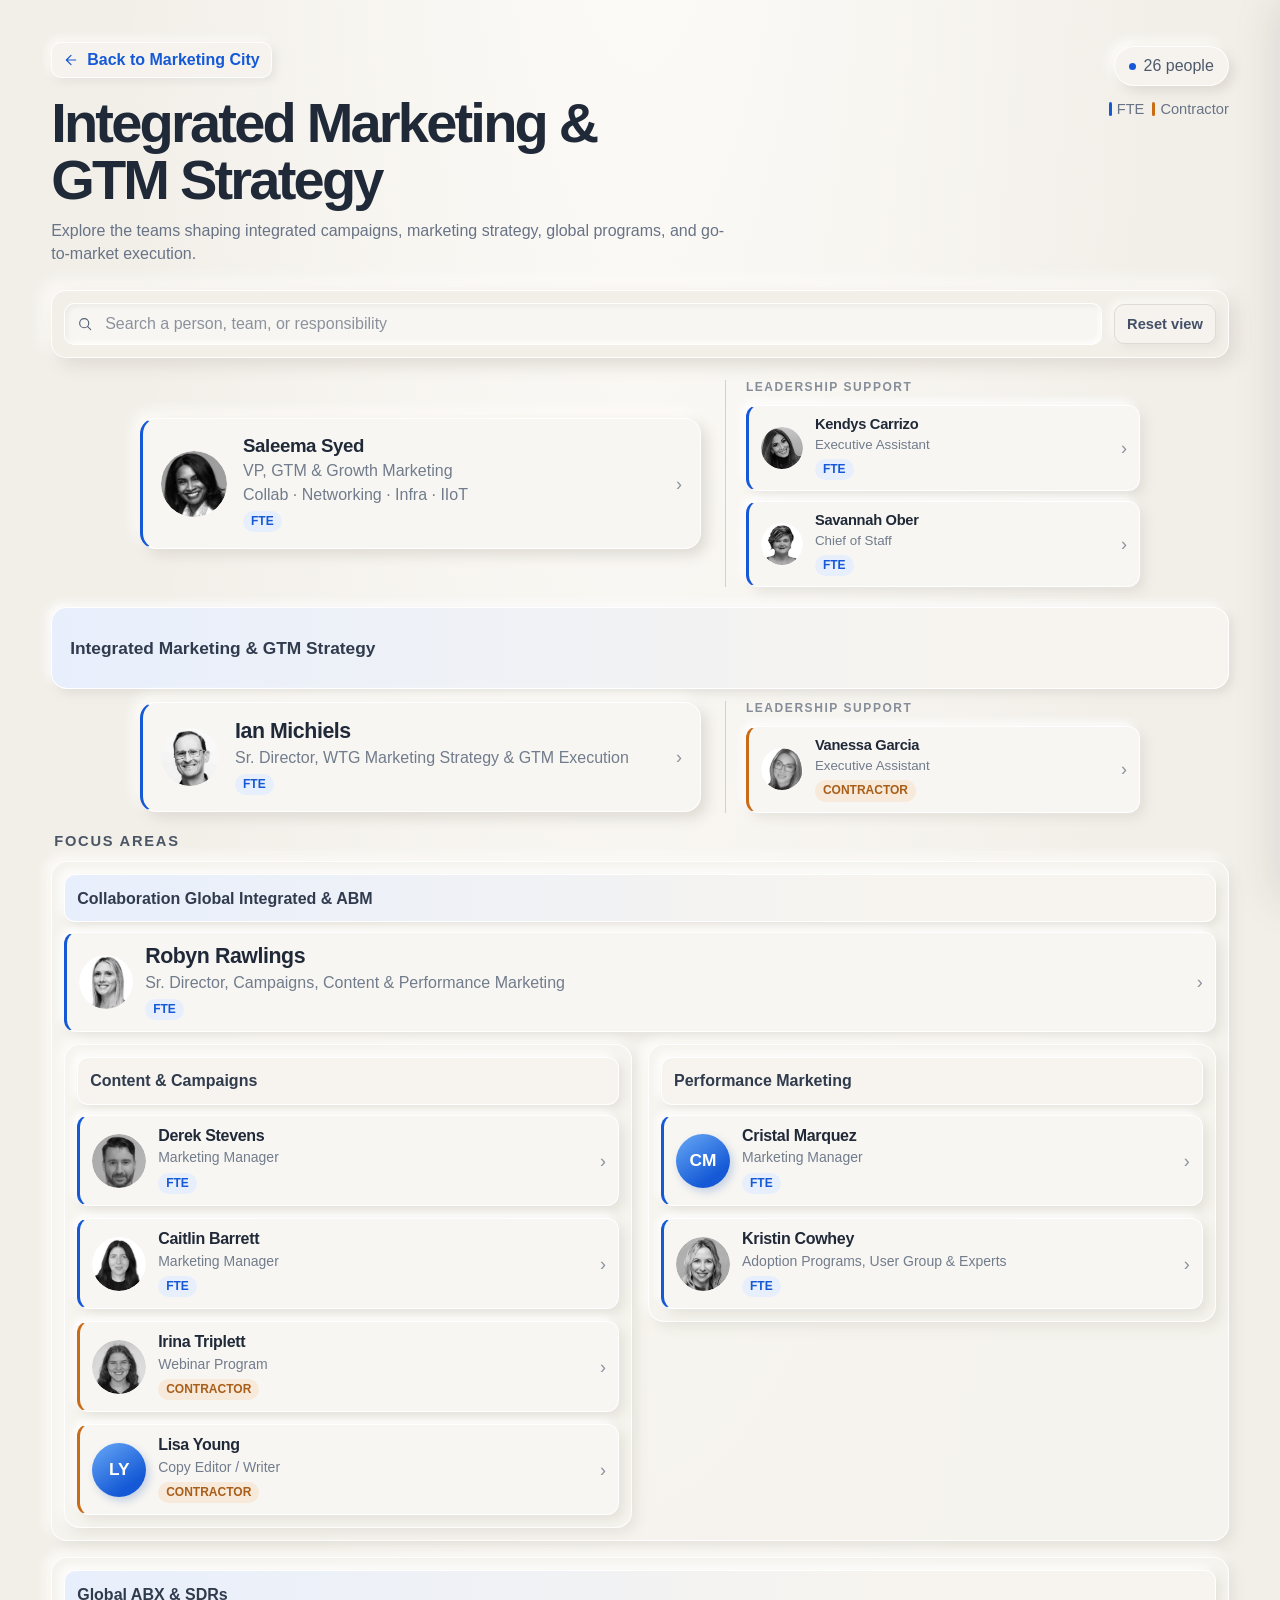
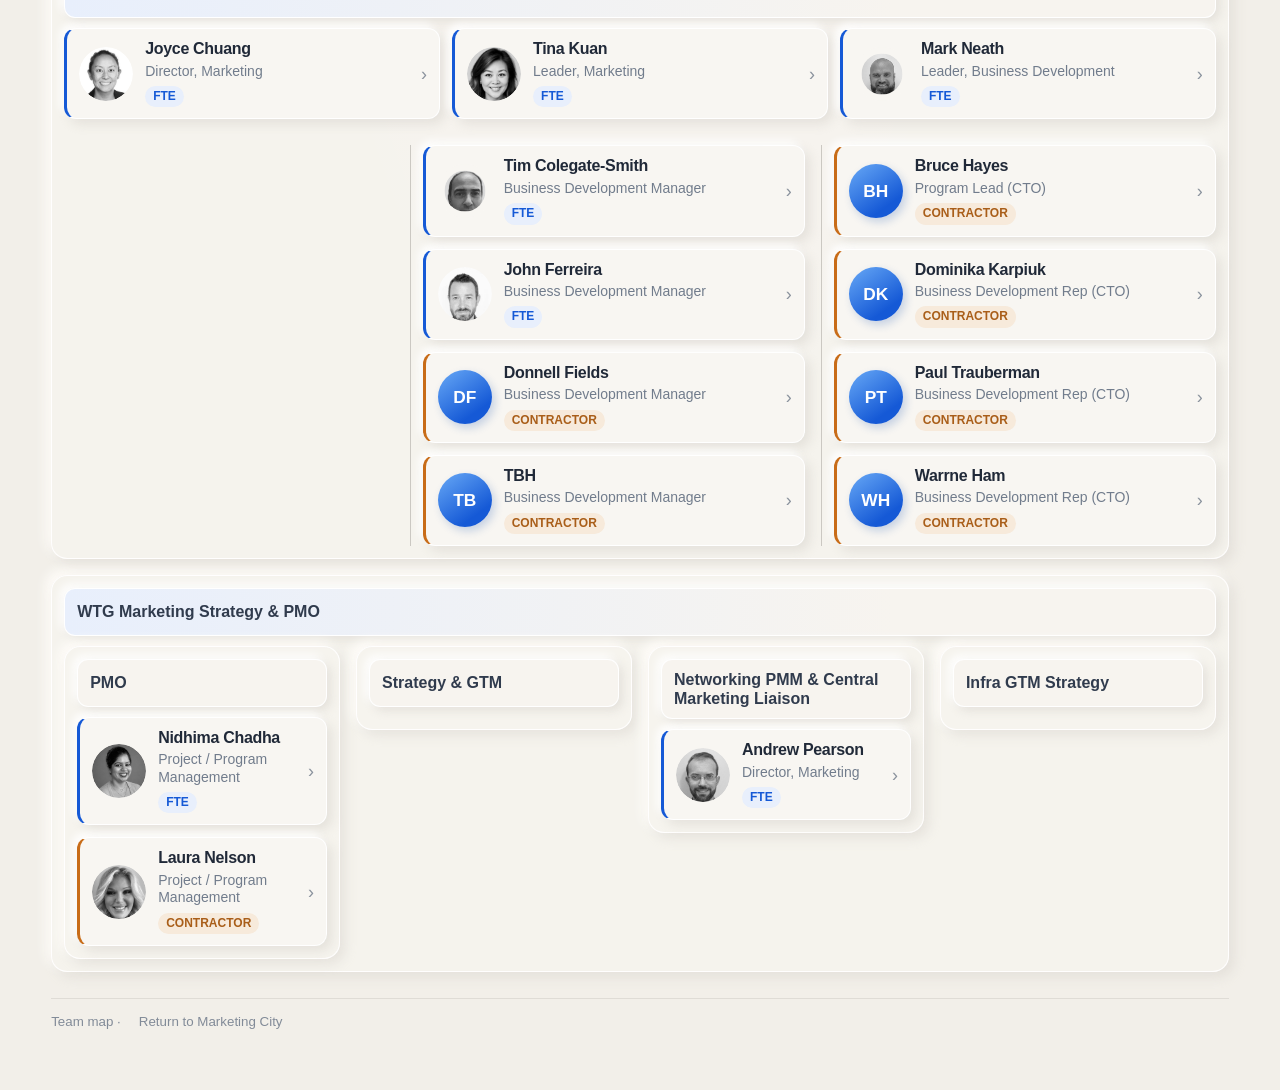
<file: integrated-marketing-gtm-strategy.html>
<!doctype html>
<html lang="en"><head><meta charset="utf-8"><meta name="viewport" content="width=device-width,initial-scale=1"><meta name="theme-color" content="#f2efe9"><title>Integrated Marketing &amp; GTM Strategy — Team Map</title><link rel="stylesheet" href="assets/team-maps.css"><link rel="stylesheet" href="assets/layout-fixes.css"><style>
.shared-scope{margin:0 0 16px;padding:12px;border:1px solid rgba(255,255,255,.96);border-radius:16px;background:rgba(247,244,239,.78);box-shadow:5px 5px 12px rgba(209,205,198,.42),-5px -5px 12px #fffdfa}
.shared-scope>.person-card{margin-bottom:12px}
.shared-teams{display:grid;grid-template-columns:repeat(2,minmax(0,1fr));gap:16px;align-items:start}
.shared-teams>.group{min-width:0}
.global-abx{margin:16px 0}
.focus-banner{background:linear-gradient(90deg,var(--blue-soft),#f7f4ef 78%)}
.division>.group-title,.global-abx>.group-title{background:linear-gradient(90deg,var(--blue-soft),#f7f4ef 72%)}
.abx-lead-row{display:grid;grid-template-columns:repeat(3,minmax(0,1fr));gap:12px}
.abx-report-row{display:grid;width:70%;grid-template-columns:repeat(2,minmax(0,1fr));gap:16px;margin:14px 0 0 auto}
.abx-branch{display:flex;min-width:0;flex-direction:column;gap:12px;padding-left:12px;border-left:1px solid #cbc8c2}
@media(max-width:900px){.abx-lead-row{grid-template-columns:1fr}.abx-report-row{width:100%}}
@media(max-width:640px){.shared-teams,.abx-report-row{grid-template-columns:1fr}}
</style></head>
<body><main class="page">
  <header class="topbar"><div><a class="back" href="index.html" aria-label="Back to Marketing City home"><svg viewBox="0 0 24 24" fill="none" aria-hidden="true"><path d="M19 12H5m7 7-7-7 7-7" stroke="currentColor" stroke-width="1.8" stroke-linecap="round" stroke-linejoin="round"/></svg>Back to Marketing City</a><h1>Integrated Marketing &amp;<br>GTM Strategy</h1><p class="subtitle">Explore the teams shaping integrated campaigns, marketing strategy, global programs, and go-to-market execution.</p></div><div class="header-meta"><div class="count" data-people-count></div><div class="legend legend-single-line"><span class="legend-item"><i class="legend-mark"></i>FTE</span><span class="legend-item"><i class="legend-mark contractor"></i>Contractor</span></div></div></header>
  <div class="toolbar"><label class="search-wrap"><svg class="search-icon" viewBox="0 0 24 24" fill="none" aria-hidden="true"><circle cx="10.8" cy="10.8" r="6.8" stroke="currentColor" stroke-width="1.7"/><path d="m16 16 4.5 4.5" stroke="currentColor" stroke-width="1.7" stroke-linecap="round"/></svg><input id="search" type="text" placeholder="Search a person, team, or responsibility" autocomplete="off" aria-label="Search a person, team, or responsibility"><button class="clear" type="button" aria-label="Clear search">×</button></label>
      <div class="site-search-results" id="siteSearchResults" role="listbox" aria-label="People and focus area matches" hidden></div><button class="reset" type="button">Reset view</button></div>
  <section class="executive-row" aria-label="Marketing leadership">
    <article class="executive-card tier-c1" data-organization="Collaboration Mktg Admin - US" data-location="Allen, Texas, United States of America" data-webex-contact="saleemas@cisco.com"><span class="avatar"><img src="assets/headshots/saleema-syed.jpg" alt="" loading="lazy"></span><span class="copy"><strong class="name">Saleema Syed</strong><span class="title">VP, GTM &amp; Growth Marketing</span><span class="title">Collab · Networking · Infra · IIoT</span><span class="role">FTE</span></span></article>
    <div class="executive-support"><p class="executive-support-label">Leadership support</p>
      <article class="person-card tier-c2" data-location="Richardson, Texas; United States Of America" data-webex-contact="kcarrizo@cisco.com" data-organization="Collaboration Mktg Admin - US"><span class="avatar"><img src="assets/headshots/kendys-carrizo.jpg" alt="" loading="lazy"></span><span class="copy"><strong class="name">Kendys Carrizo</strong><span class="title">Executive Assistant</span><span class="role">FTE</span></span></article>
      <article class="person-card tier-c2" data-location="Houston, Texas; United States Of America" data-webex-contact="sobermaw@cisco.com" data-organization="Collaboration Mktg Admin - US"><span class="avatar"><img src="assets/headshots/savannah-ober.jpg" alt="" loading="lazy"></span><span class="copy"><strong class="name">Savannah Ober</strong><span class="title">Chief of Staff</span><span class="role">FTE</span></span></article>
    </div>
  </section>
  <div class="focus-banner" role="heading" aria-level="2">Integrated Marketing &amp; GTM Strategy</div>
  <section class="executive-row" aria-label="Team leadership">
    <article class="executive-card tier-c3" data-location="SJ-21, 3rd floor; Milpitas, CA; United States Of America" data-webex-contact="imichiel@cisco.com" data-organization="Collab Integrated Marketing-US"><span class="avatar"><img src="assets/headshots/ian-michiels.jpeg" alt="" loading="lazy"></span><span class="copy"><strong class="name">Ian Michiels</strong><span class="title">Sr. Director, WTG Marketing Strategy &amp; GTM Execution</span><span class="role">FTE</span></span></article>
    <div class="executive-support"><p class="executive-support-label">Leadership support</p><article class="person-card contractor tier-c2" data-location="SJ-21, Milpitas, CA, United States Of America" data-webex-contact="vanesgar@cisco.com" data-organization="WTG Networking Marketing Admin- US"><span class="avatar"><img src="assets/headshots/vanessa-garcia.jpeg" alt="" loading="lazy"></span><span class="copy"><strong class="name">Vanessa Garcia</strong><span class="title">Executive Assistant</span><span class="role contractor">Contractor</span></span></article></div>
  </section>
  <h2 class="section-label">Focus areas</h2>
  <section class="division"><div class="shared-scope"><h3 class="group-title">Collaboration Global Integrated &amp; ABM</h3>
    <article class="person-card tier-c3" data-location="Glendale, California; United States Of America" data-webex-contact="rrawling@cisco.com" data-organization="Demand Gen &amp; Performance - US"><span class="avatar"><img src="assets/headshots/robyn-rawlings.jpeg" alt="" loading="lazy"></span><span class="copy"><strong class="name">Robyn Rawlings</strong><span class="title">Sr. Director, Campaigns, Content &amp; Performance Marketing</span><span class="role">FTE</span></span></article>
      <div class="shared-teams">
        <section class="group"><h4 class="group-title">Content &amp; Campaigns</h4><div class="group-content"><article class="person-card tier-c4" data-location="New York, New York; United States Of America" data-webex-contact="dersteve@cisco.com" data-organization="Demand Gen &amp; Performance - US"><span class="avatar"><img src="assets/headshots/derek-stevens.jpeg" alt="" loading="lazy"></span><span class="copy"><strong class="name">Derek Stevens</strong><span class="title">Marketing Manager</span><span class="role">FTE</span></span></article><article class="person-card tier-c4" data-location="Research Triangle Park, North Carolina; United States Of America" data-webex-contact="caibarre@cisco.com" data-organization="Collab Integrated Marketing-US"><span class="avatar"><img src="assets/headshots/caitlin-barrett.jpeg" alt="" loading="lazy"></span><span class="copy"><strong class="name">Caitlin Barrett</strong><span class="title">Marketing Manager</span><span class="role">FTE</span></span></article><article class="person-card contractor tier-c4" data-location="New York, New York, United States of America" data-webex-contact="itriplet@cisco.com" data-organization="Collaboration Mktg Admin - US"><span class="avatar"><img src="assets/headshots/irina-triplett.jpg" alt="" loading="lazy"></span><span class="copy"><strong class="name">Irina Triplett</strong><span class="title">Webinar Program</span><span class="role contractor">Contractor</span></span></article><article class="person-card contractor tier-c4" data-location="AUSTIN 04, Austin, TX, United States Of America" data-webex-contact="lisayou@cisco.com" data-organization="Collaboration Mktg Admin - US"><span class="avatar">LY</span><span class="copy"><strong class="name">Lisa Young</strong><span class="title">Copy Editor / Writer</span><span class="role contractor">Contractor</span></span></article></div></section>
        <section class="group"><h4 class="group-title">Performance Marketing</h4><div class="group-content"><article class="person-card tier-c4" data-location="Irvine, California; United States Of America" data-webex-contact="crmarque@cisco.com" data-organization="Socio Marketing - US"><span class="avatar">CM</span><span class="copy"><strong class="name">Cristal Marquez</strong><span class="title">Marketing Manager</span><span class="role">FTE</span></span></article><article class="person-card tier-c4" data-location="Research Triangle Park, North Carolina; United States Of America" data-webex-contact="krcowhey@cisco.com" data-organization="Webex Growth Team - US"><span class="avatar"><img src="assets/headshots/kristin-cowhey.jpeg" alt="" loading="lazy"></span><span class="copy"><strong class="name">Kristin Cowhey</strong><span class="title">Adoption Programs, User Group &amp; Experts</span><span class="role">FTE</span></span></article></div></section>
      </div>
    </div>
  </section>
  <section class="division">
    <section class="group global-abx"><h4 class="group-title">Global ABX &amp; SDRs</h4><div class="group-content"><div class="abx-lead-row">
      <article class="person-card tier-c4" data-location="San Jose, California; United States Of America" data-webex-contact="joychuan@cisco.com" data-organization="Collab Integrated Marketing-US"><span class="avatar"><img src="assets/headshots/joyce-chuang.jpeg" alt="" loading="lazy"></span><span class="copy"><strong class="name">Joyce Chuang</strong><span class="title">Director, Marketing</span><span class="role">FTE</span></span></article>
      <article class="person-card tier-c4" data-location="SJ-14, 1st floor; San Jose, CA; United States Of America" data-webex-contact="tikuan@cisco.com" data-organization="Collaboration America Field Marketing"><span class="avatar"><img src="assets/headshots/tina-kuan.jpeg" alt="" loading="lazy"></span><span class="copy"><strong class="name">Tina Kuan</strong><span class="title">Leader, Marketing</span><span class="role">FTE</span></span></article>
      <article class="person-card tier-c4" data-location="Pulford; Cheshire; United Kingdom" data-webex-contact="markneat@cisco.com" data-organization="imimobile Marketing-UK"><span class="avatar"><img src="assets/headshots/mark-neath.jpeg" alt="" loading="lazy"></span><span class="copy"><strong class="name">Mark Neath</strong><span class="title">Leader, Business Development</span><span class="role">FTE</span></span></article>
    </div><div class="abx-report-row"><div class="abx-branch">
      <article class="person-card tier-c4" data-location="Pulford; Cheshire; United Kingdom" data-webex-contact="ptcsmith@cisco.com" data-organization="imimobile Marketing-UK"><span class="avatar"><img src="assets/headshots/tim-colegate-smith.jpeg" alt="" loading="lazy"></span><span class="copy"><strong class="name">Tim Colegate-Smith</strong><span class="title">Business Development Manager</span><span class="role">FTE</span></span></article>
      <article class="person-card tier-c4" data-location="Boca Raton, Florida; United States Of America" data-webex-contact="johnf2@cisco.com" data-organization="imimobile Marketing-US"><span class="avatar"><img src="assets/headshots/john-ferreira.jpeg" alt="" loading="lazy"></span><span class="copy"><strong class="name">John Ferreira</strong><span class="title">Business Development Manager</span><span class="role">FTE</span></span></article>
      <article class="person-card contractor tier-c4" data-location="SJ-20, Milpitas, CA, United States of America" data-webex-contact="donnfiel@cisco.com" data-organization="Collab Field Marketing-ABX-US"><span class="avatar">DF</span><span class="copy"><strong class="name">Donnell Fields</strong><span class="title">Business Development Manager</span><span class="role contractor">Contractor</span></span></article>
      <article class="person-card contractor tier-c4"><span class="avatar">TB</span><span class="copy"><strong class="name">TBH</strong><span class="title">Business Development Manager</span><span class="role contractor">Contractor</span></span></article>
    </div><div class="abx-branch">
      <article class="person-card contractor tier-c4" data-location="LONDON - FINSBURY CIRCUS; London, UNK; United Kingdom" data-webex-contact="bruhayes@cisco.com" data-organization="imimobile Marketing-UK"><span class="avatar">BH</span><span class="copy"><strong class="name">Bruce Hayes</strong><span class="title">Program Lead (CTO)</span><span class="role contractor">Contractor</span></span></article>
      <article class="person-card contractor tier-c4" data-location="LONDON - FINSBURY CIRCUS; London, UNK; United Kingdom" data-webex-contact="dkarpiuk@cisco.com" data-organization="imimobile Marketing-UK"><span class="avatar">DK</span><span class="copy"><strong class="name">Dominika Karpiuk</strong><span class="title">Business Development Rep (CTO)</span><span class="role contractor">Contractor</span></span></article>
      <article class="person-card contractor tier-c4" data-location="LONDON - FINSBURY CIRCUS; London, UNK; United Kingdom" data-webex-contact="ptrauber@cisco.com" data-organization="imimobile Marketing-UK"><span class="avatar">PT</span><span class="copy"><strong class="name">Paul Trauberman</strong><span class="title">Business Development Rep (CTO)</span><span class="role contractor">Contractor</span></span></article>
      <article class="person-card contractor tier-c4" data-location="LONDON - FINSBURY CIRCUS; London, UNK; United Kingdom" data-webex-contact="waham@cisco.com" data-organization="imimobile Marketing-UK"><span class="avatar">WH</span><span class="copy"><strong class="name">Warrne Ham</strong><span class="title">Business Development Rep (CTO)</span><span class="role contractor">Contractor</span></span></article>
    </div></div></div></section>
  </section>
  <section class="division"><div class="shared-scope"><h3 class="group-title">WTG Marketing Strategy &amp; PMO</h3><div class="group-grid">
    <section class="group"><h4 class="group-title">PMO</h4><div class="group-content"><article class="person-card tier-c4" data-location="Dallas, Texas; United States Of America" data-webex-contact="nichadha@cisco.com" data-organization="Collaboration Mktg Admin - US"><span class="avatar"><img src="assets/headshots/nidhima-chadha.jpeg" alt="" loading="lazy"></span><span class="copy"><strong class="name">Nidhima Chadha</strong><span class="title">Project / Program Management</span><span class="role">FTE</span></span></article><article class="person-card contractor tier-c4" data-location="SJ-21, Milpitas, CA, United States Of America" data-webex-contact="lauranel@cisco.com" data-organization="WTG Networking Marketing Admin- US"><span class="avatar"><img src="assets/headshots/laura-nelson.jpeg" alt="" loading="lazy"></span><span class="copy"><strong class="name">Laura Nelson</strong><span class="title">Project / Program Management</span><span class="role contractor">Contractor</span></span></article></div></section>
    <section class="group"><h4 class="group-title">Strategy &amp; GTM</h4><div class="group-content"></div></section>
    <section class="group"><h4 class="group-title">Networking PMM &amp; Central Marketing Liaison</h4><div class="group-content"><article class="person-card tier-c4" data-location="Research Triangle Park, North Carolina; United States Of America" data-webex-contact="arjp@cisco.com" data-organization="Socio Marketing - US"><span class="avatar"><img src="assets/headshots/andrew-pearson.jpeg" alt="" loading="lazy"></span><span class="copy"><strong class="name">Andrew Pearson</strong><span class="title">Director, Marketing</span><span class="role">FTE</span></span></article></div></section>
    <section class="group"><h4 class="group-title">Infra GTM Strategy</h4><div class="group-content"></div></section>
  </div></div></section>
  <p class="empty-state">No people match that search.</p><footer class="footer">Team map · <a href="index.html">Return to Marketing City</a></footer>
</main><script src="assets/location-time.js"></script><script src="assets/team-maps.js"></script><script src="assets/people-directory.js"></script>
<script src="assets/site-search.js"></script>
<script src="assets/page-tools.js"></script>
</body></html>
</file>
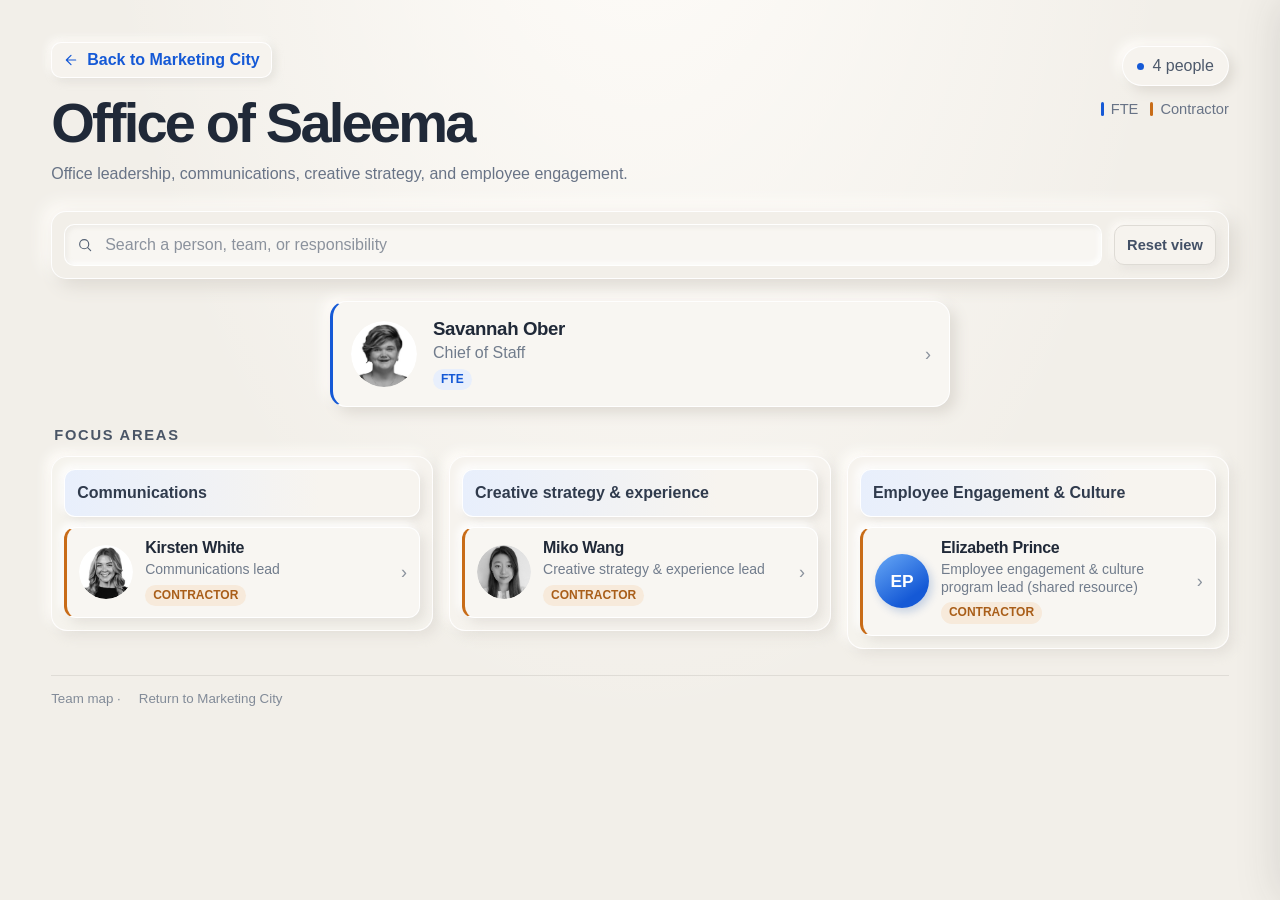
<file: office-of-saleema.html>
<!doctype html>
<html lang="en">
<head>
  <meta charset="utf-8">
  <meta name="viewport" content="width=device-width,initial-scale=1">
  <meta name="theme-color" content="#f2efe9">
  <title>Office of Saleema — Team Map</title>
  <link rel="stylesheet" href="assets/team-maps.css">
  <link rel="stylesheet" href="assets/layout-fixes.css">
  <style>
    .executive-row.solo-executive { grid-template-columns:minmax(0,620px); justify-content:center; }
    @media(max-width:640px) { .executive-row.solo-executive { grid-template-columns:minmax(0,1fr); } }
  </style>
</head>
<body>
<main class="page">
  <header class="topbar">
    <div>
      <a class="back" href="index.html" aria-label="Back to Marketing City home"><svg viewBox="0 0 24 24" fill="none" aria-hidden="true"><path d="M19 12H5m7 7-7-7 7-7" stroke="currentColor" stroke-width="1.8" stroke-linecap="round" stroke-linejoin="round"/></svg>Back to Marketing City</a>
      <h1>Office of Saleema</h1>
      <p class="subtitle">Office leadership, communications, creative strategy, and employee engagement.</p>
    </div>
    <div class="header-meta">
      <div class="count" data-people-count></div>
      <div class="legend"><span class="legend-item"><i class="legend-mark"></i>FTE</span><span class="legend-item"><i class="legend-mark contractor"></i>Contractor</span></div>
    </div>
  </header>

  <div class="toolbar">
    <label class="search-wrap"><svg class="search-icon" viewBox="0 0 24 24" fill="none" aria-hidden="true"><circle cx="10.8" cy="10.8" r="6.8" stroke="currentColor" stroke-width="1.7"/><path d="m16 16 4.5 4.5" stroke="currentColor" stroke-width="1.7" stroke-linecap="round"/></svg><input id="search" type="text" placeholder="Search a person, team, or responsibility" autocomplete="off" aria-label="Search a person, team, or responsibility"><button class="clear" type="button" aria-label="Clear search">×</button></label>
      <div class="site-search-results" id="siteSearchResults" role="listbox" aria-label="People and focus area matches" hidden></div>
    <button class="reset" type="button">Reset view</button>
  </div>

  <section class="executive-row solo-executive" aria-label="Office leadership">
    <article class="executive-card tier-c1" data-location="Houston, Texas; United States Of America" data-webex-contact="sobermaw@cisco.com" data-organization="Collaboration Mktg Admin - US" data-team-placement="Leadership support" data-responsibility="Chief of Staff" data-reporting-name="Saleema Syed" data-reporting-title="VP, GTM &amp; Growth Marketing · Collab · Networking · Infra · IIoT" data-reporting-photo="assets/headshots/saleema-syed.jpg"><span class="avatar"><img src="assets/headshots/savannah-ober.jpg" alt="" loading="lazy"></span><span class="copy"><strong class="name">Savannah Ober</strong><span class="title">Chief of Staff</span><span class="role">FTE</span></span></article>
  </section>

  <h2 class="section-label">Focus Areas</h2>
  <div class="group-grid">
    <section class="group"><h3 class="group-title">Communications</h3><div class="group-content">
      <article class="person-card contractor tier-c4" data-manager="Savannah Ober" data-location="SJ-21, Milpitas, CA, United States Of America" data-webex-contact="kirwhite@cisco.com" data-organization="Collaboration Mktg Admin - US"><span class="avatar"><img src="assets/headshots/kirsten-white.jpeg" alt="" loading="lazy"></span><span class="copy"><strong class="name">Kirsten White</strong><span class="title">Communications lead</span><span class="role contractor">Contractor</span></span></article>
    </div></section>
    <section class="group"><h3 class="group-title">Creative strategy &amp; experience</h3><div class="group-content">
      <article class="person-card contractor tier-c4" data-manager="Savannah Ober" data-location="SJ-21, Milpitas, CA, United States Of America" data-webex-contact="liyinwan@cisco.com" data-organization="WTG Networking Marketing Admin- US"><span class="avatar"><img src="assets/headshots/miko-wang.jpeg" alt="" loading="lazy"></span><span class="copy"><strong class="name">Miko Wang</strong><span class="title">Creative strategy &amp; experience lead</span><span class="role contractor">Contractor</span></span></article>
    </div></section>
    <section class="group"><h3 class="group-title">Employee Engagement &amp; Culture</h3><div class="group-content">
      <article class="person-card contractor tier-c4" data-manager="Savannah Ober" data-location="PLANO - DALLAS PKWY, Plano, TX, United States Of America" data-webex-contact="eliprinc@cisco.com" data-organization="Collaboration Mktg Admin - US"><span class="avatar">EP</span><span class="copy"><strong class="name">Elizabeth Prince</strong><span class="title">Employee engagement &amp; culture program lead (shared resource)</span><span class="role contractor">Contractor</span></span></article>
    </div></section>
  </div>

  <p class="empty-state">No people match that search.</p>
  <footer class="footer">Team map · <a href="index.html">Return to Marketing City</a></footer>
</main>
<script src="assets/location-time.js"></script>
<script src="assets/team-maps.js"></script>
<script src="assets/people-directory.js"></script>
<script src="assets/site-search.js"></script>
<script src="assets/page-tools.js"></script>
</body>
</html>
</file>
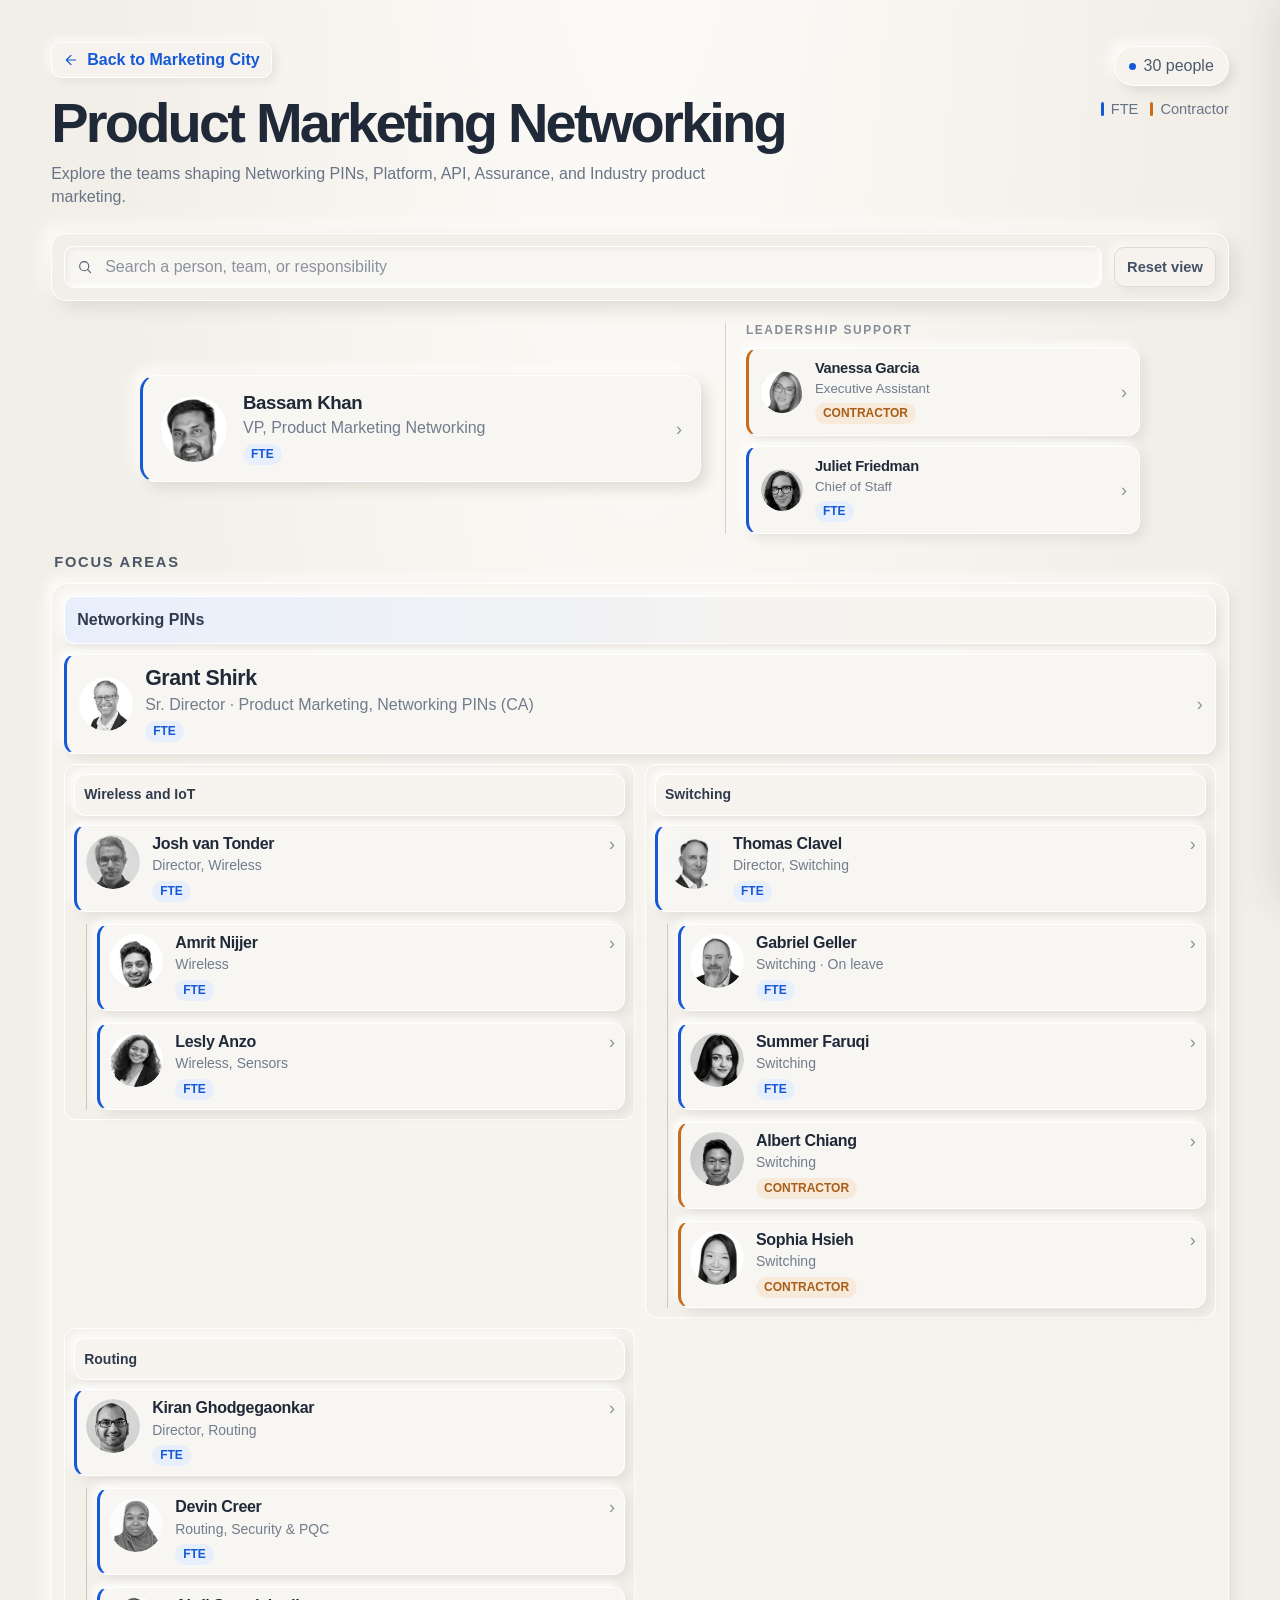
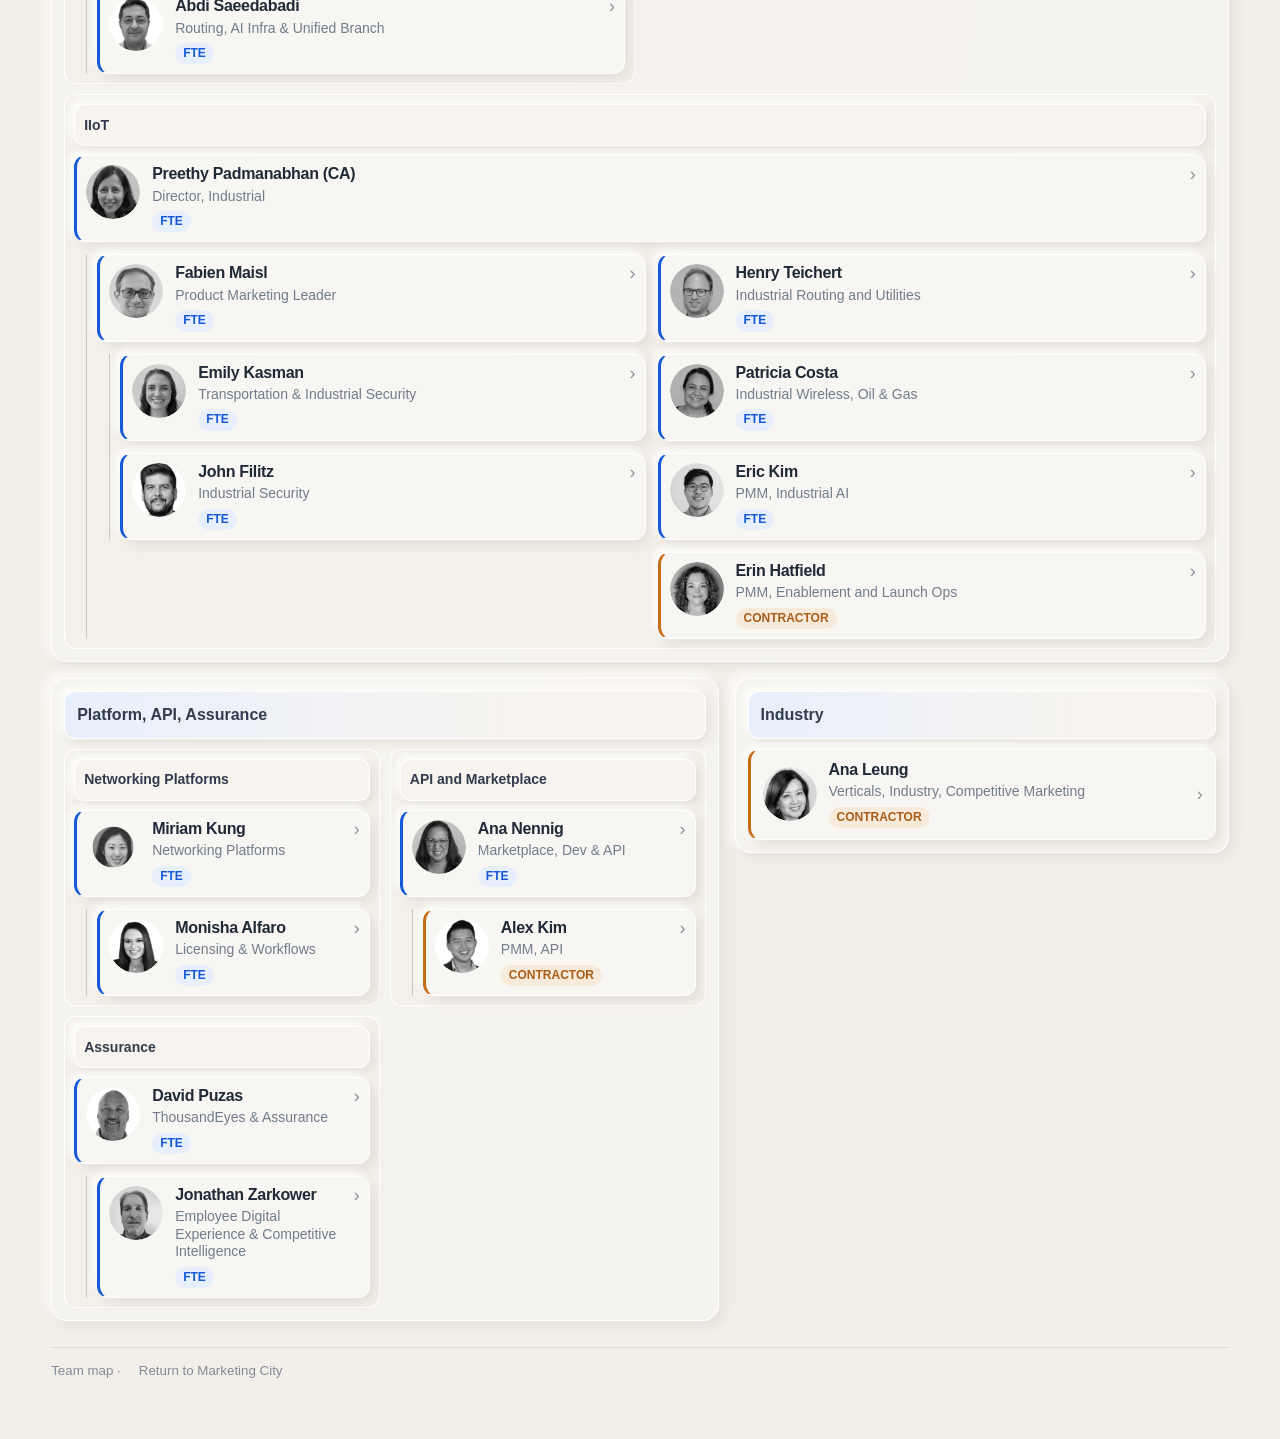
<file: product-marketing-networking.html>
<!doctype html>
<html lang="en">
<head>
  <meta charset="utf-8">
  <meta name="viewport" content="width=device-width,initial-scale=1">
  <meta name="theme-color" content="#f2efe9">
  <title>Product Marketing Networking — Team Map</title>
  <link rel="stylesheet" href="assets/team-maps.css">
  <style>
    .domain-grid { display:grid; grid-template-columns:minmax(0,1.35fr) minmax(0,1fr); align-items:start; gap:16px; }
    .domain { min-width:0; padding:12px; border:1px solid rgba(255,255,255,.96); border-radius:16px; background:rgba(247,244,239,.78); box-shadow:5px 5px 12px rgba(209,205,198,.42),-5px -5px 12px #fffdfa; }
    .domain:first-child { grid-column:1 / -1; }
    .domain > .group-title { justify-content:flex-start; min-height:48px; margin-bottom:10px; text-align:left; }
    .domain-lead { margin-bottom:10px; }
    .specialty-grid { display:grid; grid-template-columns:repeat(2,minmax(0,1fr)); align-items:start; gap:10px; }
    .specialty { min-width:0; padding:9px; border:1px solid rgba(255,255,255,.98); border-radius:12px; background:rgba(242,239,233,.75); }
    .specialty .group-title { min-height:42px; margin-bottom:9px; padding:8px 9px; font-size:10.5pt; }
    .specialty .group-content { gap:8px; }
    .specialty .person-card { align-items:flex-start; gap:9px; min-height:64px; padding:9px; }
    .specialty .avatar { width:36px; height:36px; font-size:10pt; }
    .specialty .person-card .name { font-size:10.5pt; }
    .specialty .person-card .title { font-size:9.5pt; }
    .reporting-branch { display:flex; flex-direction:column; gap:8px; margin:0 0 0 12px; padding-left:10px; border-left:1px solid #c9c6c0; }
    .reporting-grid { display:grid; grid-template-columns:repeat(2,minmax(0,1fr)); gap:10px; }
    .specialty-iiot { grid-column:1 / -1; }
    .product-vp-row { display:grid; grid-template-columns:minmax(0,1fr) minmax(280px,.7fr); align-items:center; gap:32px; max-width:920px; margin:0 auto 30px; }
    .product-vp-card { min-height:104px; padding:16px 18px; border:1px solid rgba(255,255,255,.98); border-left:3px solid var(--blue); border-radius:16px; background:#f8f6f2; box-shadow:6px 6px 14px #dedad3,-6px -6px 14px #fffdfa; }
    .product-support { display:flex; min-width:0; flex-direction:column; gap:10px; padding-left:24px; border-left:1px solid #dfdcd6; }
    .product-support-label { margin:0 0 1px; color:#858d98; font-size:9pt; font-weight:750; letter-spacing:.13em; text-transform:uppercase; }
    .product-support .person-card { width:100%; min-height:70px; }
    .product-support .person-card .avatar { width:42px; height:42px; font-size:10.5pt; }
    .support-card { width:250px; }
    .on-leave { color:#727d8d; font-weight:500; }
    @media(max-width:1120px) {
      .product-vp-row { max-width:740px; grid-template-columns:minmax(0,1fr) minmax(265px,.8fr); gap:20px; }
      .domain-grid { grid-template-columns:repeat(2,minmax(0,1fr)); }
      .domain:first-child { grid-column:1 / -1; grid-row:auto; }
      .support-card { width:230px; }
    }
    @media(max-width:700px) {
      .product-vp-row { grid-template-columns:minmax(0,1fr); gap:16px; }
      .product-support { display:grid; grid-template-columns:repeat(2,minmax(0,1fr)); padding:0; border:0; }
      .product-support-label { grid-column:1 / -1; }
      .domain-grid { grid-template-columns:minmax(0,1fr); }
      .domain:first-child { grid-column:auto; grid-row:auto; }
      .specialty-grid { grid-template-columns:repeat(2,minmax(0,1fr)); }
      .support-card { width:100%; }
    }
    @media(max-width:460px) {
      .product-support { grid-template-columns:minmax(0,1fr); }
      .product-support-label { grid-column:1; }
      .specialty-grid { grid-template-columns:minmax(0,1fr); }
      .specialty-iiot { grid-column:auto; }
      .reporting-grid { grid-template-columns:minmax(0,1fr); }
      .domain { padding:10px; }
    }
    @media(max-width:1280px) {
      .product-page .domain-grid { grid-template-columns:minmax(0,1.35fr) minmax(0,1fr) !important; }
      .product-page .domain:first-child { grid-column:1 / -1; grid-row:auto !important; }
    }
    @media(max-width:700px) {
      .product-page .domain-grid { grid-template-columns:minmax(0,1fr) !important; }
      .product-page .domain:first-child { grid-column:auto; }
    }
  </style>
  <link rel="stylesheet" href="assets/layout-fixes.css">
</head>
<body>
<main class="page product-page">
  <header class="topbar">
    <div>
      <a class="back" href="index.html" aria-label="Back to Marketing City home"><svg viewBox="0 0 24 24" fill="none" aria-hidden="true"><path d="M19 12H5m7 7-7-7 7-7" stroke="currentColor" stroke-width="1.8" stroke-linecap="round" stroke-linejoin="round"/></svg>Back to Marketing City</a>
      
      <h1>Product Marketing Networking</h1>
      <p class="subtitle">Explore the teams shaping Networking PINs, Platform, API, Assurance, and Industry product marketing.</p>
    </div>
    <div class="header-meta">
      <div class="count" data-people-count></div>
      <div class="legend"><span class="legend-item"><i class="legend-mark"></i>FTE</span><span class="legend-item"><i class="legend-mark contractor"></i>Contractor</span></div>
    </div>
  </header>

  <div class="toolbar">
    <label class="search-wrap"><svg class="search-icon" viewBox="0 0 24 24" fill="none" aria-hidden="true"><circle cx="10.8" cy="10.8" r="6.8" stroke="currentColor" stroke-width="1.7"/><path d="m16 16 4.5 4.5" stroke="currentColor" stroke-width="1.7" stroke-linecap="round"/></svg><input id="search" type="text" placeholder="Search a person, team, or responsibility" autocomplete="off" aria-label="Search a person, team, or responsibility"><button class="clear" type="button" aria-label="Clear search">×</button></label>
      <div class="site-search-results" id="siteSearchResults" role="listbox" aria-label="People and focus area matches" hidden></div>
    <button class="reset" type="button">Reset view</button>
  </div>

  <section class="product-vp-row" aria-label="Team leadership">
    <div class="lead-person product-vp-card tier-c1" data-location="SAN FRANCISCO 12, 2nd floor, San Francisco, CA; United States Of America" data-webex-contact="baskhan@cisco.com" data-organization="WTG Product Marketing - US"><span class="avatar"><img src="assets/headshots/bassam-khan.jpg" alt="" loading="lazy"></span><span class="copy"><strong class="name">Bassam Khan</strong><span class="title">VP, Product Marketing Networking</span><span class="role">FTE</span></span></div>
    <div class="product-support">
      <p class="product-support-label">Leadership support</p>
      <article class="person-card contractor support-card tier-c2" data-location="SJ-21, Milpitas, CA, United States Of America" data-webex-contact="vanesgar@cisco.com" data-organization="WTG Networking Marketing Admin- US"><span class="avatar"><img src="assets/headshots/vanessa-garcia.jpeg" alt="" loading="lazy"></span><span class="copy"><strong class="name">Vanessa Garcia</strong><span class="title">Executive Assistant</span><span class="role contractor">Contractor</span></span></article>
      <article class="person-card support-card tier-c2" data-location="Irvine, California; United States Of America" data-webex-contact="jufriedm@cisco.com" data-organization="WTG Product Marketing - US"><span class="avatar"><img src="assets/headshots/juliet-friedman.jpeg" alt="" loading="lazy"></span><span class="copy"><strong class="name">Juliet Friedman</strong><span class="title">Chief of Staff</span><span class="role">FTE</span></span></article>
    </div>
  </section>

  <h2 class="section-label">Focus areas</h2>
  <div class="domain-grid">
    <section class="domain" aria-labelledby="pins-heading">
      <h3 class="group-title" id="pins-heading">Networking PINs</h3>
      <article class="person-card domain-lead tier-c3" data-location="SAN FRANCISCO 12, 2nd floor, San Francisco, CA; United States Of America" data-webex-contact="gshirk@cisco.com" data-organization="WTG Product Marketing - US"><span class="avatar"><img src="assets/headshots/grant-shirk-ca.jpeg" alt="" loading="lazy"></span><span class="copy"><strong class="name">Grant Shirk</strong><span class="title">Sr. Director · Product Marketing, Networking PINs (CA)</span><span class="role">FTE</span></span></article>
      <div class="specialty-grid">
        <section class="specialty"><h4 class="group-title">Wireless and IoT</h4><div class="group-content">
          <article class="person-card tier-c4" data-location="San Francisco, California; United States Of America" data-webex-contact="jvantond@cisco.com" data-organization="WTG Product Marketing - US"><span class="avatar"><img src="assets/headshots/josh-van-tonder.jpeg" alt="" loading="lazy"></span><span class="copy"><strong class="name">Josh van Tonder</strong><span class="title">Director, Wireless</span><span class="role">FTE</span></span></article>
          <div class="reporting-branch">
          <article class="person-card tier-c4" data-location="Fulton, Maryland; United States Of America" data-webex-contact="anijjer@cisco.com" data-organization="Collaboration Mktg Admin - US"><span class="avatar"><img src="assets/headshots/amrit-nijjer.jpeg" alt="" loading="lazy"></span><span class="copy"><strong class="name">Amrit Nijjer</strong><span class="title">Wireless</span><span class="role">FTE</span></span></article>
          <article class="person-card tier-c4" data-location="San Francisco, California; United States Of America" data-webex-contact="leanzo@cisco.com" data-organization="WTG Product Marketing - US"><span class="avatar"><img src="assets/headshots/lesly-anzo.jpeg" alt="" loading="lazy"></span><span class="copy"><strong class="name">Lesly Anzo</strong><span class="title">Wireless, Sensors</span><span class="role">FTE</span></span></article>
          </div>
        </div></section>
        <section class="specialty"><h4 class="group-title">Switching</h4><div class="group-content">
          <article class="person-card tier-c4" data-location="San Jose, California; United States Of America" data-webex-contact="tclavel@cisco.com" data-organization="WTG Product Marketing - US"><span class="avatar"><img src="assets/headshots/thomas-clavel.jpeg" alt="" loading="lazy"></span><span class="copy"><strong class="name">Thomas Clavel</strong><span class="title">Director, Switching</span><span class="role">FTE</span></span></article>
          <div class="reporting-branch">
          <article class="person-card tier-c4" data-location="Houston, Texas; United States Of America" data-webex-contact="ggeller@cisco.com" data-organization="Collaboration Mktg Admin - US"><span class="avatar"><img src="assets/headshots/gabriel-geller.jpeg" alt="" loading="lazy"></span><span class="copy"><strong class="name">Gabriel Geller</strong><span class="title">Switching <span class="on-leave">· On leave</span></span><span class="role">FTE</span></span></article>
          <article class="person-card tier-c4" data-location="Irvine, California; United States Of America" data-webex-contact="sufaruqi@cisco.com" data-organization="WTG Product Marketing - US"><span class="avatar"><img src="assets/headshots/summer-faruqi.jpeg" alt="" loading="lazy"></span><span class="copy"><strong class="name">Summer Faruqi</strong><span class="title">Switching</span><span class="role">FTE</span></span></article>
          <article class="person-card contractor tier-c4" data-location="SJ-SANTANA ROW - 3098 OLSEN, San Jose, CA, United States Of America" data-webex-contact="albchian@cisco.com" data-organization="WTG Networking Marketing Admin- US"><span class="avatar"><img src="assets/headshots/albert-chiang.jpeg" alt="" loading="lazy"></span><span class="copy"><strong class="name">Albert Chiang</strong><span class="title">Switching</span><span class="role contractor">Contractor</span></span></article>
          <article class="person-card contractor tier-c4" data-location="SJ-01, San Jose, CA; United States Of America" data-webex-contact="sohsieh@cisco.com" data-organization="WTG Product Marketing - US"><span class="avatar"><img src="assets/headshots/sophia-hsieh.jpeg" alt="" loading="lazy"></span><span class="copy"><strong class="name">Sophia Hsieh</strong><span class="title">Switching</span><span class="role contractor">Contractor</span></span></article>
          </div>
        </div></section>
        <section class="specialty"><h4 class="group-title">Routing</h4><div class="group-content">
          <article class="person-card tier-c4" data-location="San Mateo, California; United States Of America" data-webex-contact="kghodgao@cisco.com" data-organization="WTG Product Marketing - US"><span class="avatar"><img src="assets/headshots/kiran-ghodgegaonkar.jpeg" alt="" loading="lazy"></span><span class="copy"><strong class="name">Kiran Ghodgegaonkar</strong><span class="title">Director, Routing</span><span class="role">FTE</span></span></article>
          <div class="reporting-branch">
          <article class="person-card tier-c4" data-location="Phoenix, Arizona; United States Of America" data-webex-contact="dcreer@cisco.com" data-organization="Collaboration Mktg Admin - US"><span class="avatar"><img src="assets/headshots/devin-creer.jpeg" alt="" loading="lazy"></span><span class="copy"><strong class="name">Devin Creer</strong><span class="title">Routing, Security &amp; PQC</span><span class="role">FTE</span></span></article>
          <article class="person-card tier-c4" data-location="San Jose, California; United States Of America" data-webex-contact="asaeedab@cisco.com" data-organization="Collaboration Mktg Admin - US"><span class="avatar"><img src="assets/headshots/abdi-saeedabadi.jpeg" alt="" loading="lazy"></span><span class="copy"><strong class="name">Abdi Saeedabadi</strong><span class="title">Routing, AI Infra &amp; Unified Branch</span><span class="role">FTE</span></span></article>
          </div>
        </div></section>
        <section class="specialty specialty-iiot"><h4 class="group-title">IIoT</h4><div class="group-content">
          <article class="person-card tier-c4" data-location="SJ-21, 3rd floor, Milpitas, CA; United States Of America" data-webex-contact="preepadu@cisco.com" data-organization="IIoT Marketing -- US"><span class="avatar"><img src="assets/headshots/preethy-padmanabhan-ca.jpeg" alt="" loading="lazy"></span><span class="copy"><strong class="name">Preethy Padmanabhan (CA)</strong><span class="title">Director, Industrial</span><span class="role">FTE</span></span></article>
          <div class="reporting-branch reporting-grid">
            <div class="group-content">
              <article class="person-card tier-c4" data-location="Paris, Ile-de-france; France" data-webex-contact="fabm@cisco.com" data-organization="Sentryo - Product Marketing - France"><span class="avatar"><img src="assets/headshots/fabien-maisl.jpeg" alt="" loading="lazy"></span><span class="copy"><strong class="name">Fabien Maisl</strong><span class="title">Product Marketing Leader</span><span class="role">FTE</span></span></article>
              <div class="reporting-branch">
                <article class="person-card tier-c4" data-location="Glendale, California; United States Of America" data-webex-contact="ekasman@cisco.com" data-organization="IIoT Marketing -- US"><span class="avatar"><img src="assets/headshots/emily-kasman.jpeg" alt="" loading="lazy"></span><span class="copy"><strong class="name">Emily Kasman</strong><span class="title">Transportation &amp; Industrial Security</span><span class="role">FTE</span></span></article>
                <article class="person-card tier-c4" data-location="Herndon, Virginia; United States Of America" data-webex-contact="jfilitz@cisco.com" data-organization="IIoT Marketing -- US"><span class="avatar"><img src="assets/headshots/john-filitz.jpeg" alt="" loading="lazy"></span><span class="copy"><strong class="name">John Filitz</strong><span class="title">Industrial Security</span><span class="role">FTE</span></span></article>
              </div>
            </div>
            <div class="group-content">
              <article class="person-card tier-c4" data-location="Glendale, California; United States Of America" data-webex-contact="hteicher@cisco.com" data-organization="IIoT Marketing -- US"><span class="avatar"><img src="assets/headshots/henry-teichert.jpeg" alt="" loading="lazy"></span><span class="copy"><strong class="name">Henry Teichert</strong><span class="title">Industrial Routing and Utilities</span><span class="role">FTE</span></span></article>
              <article class="person-card tier-c4" data-location="SJ-23, 2nd floor, Milpitas, CA; United States Of America" data-webex-contact="patcosta@cisco.com" data-organization="IIoT Marketing -- US"><span class="avatar"><img src="assets/headshots/patricia-costa.jpeg" alt="" loading="lazy"></span><span class="copy"><strong class="name">Patricia Costa</strong><span class="title">Industrial Wireless, Oil &amp; Gas</span><span class="role">FTE</span></span></article>
              <article class="person-card tier-c4" data-location="San Jose, California; United States Of America" data-webex-contact="erickim@cisco.com" data-organization="WTG Product Marketing - US"><span class="avatar"><img src="assets/headshots/eric-kim.jpeg" alt="" loading="lazy"></span><span class="copy"><strong class="name">Eric Kim</strong><span class="title">PMM, Industrial AI</span><span class="role">FTE</span></span></article>
              <article class="person-card contractor tier-c4" data-location="SJ-21, Milpitas, CA; United States Of America" data-webex-contact="ehatfiel@cisco.com" data-organization="IIoT Marketing -- US"><span class="avatar"><img src="assets/headshots/erin-hatfield.jpeg" alt="" loading="lazy"></span><span class="copy"><strong class="name">Erin Hatfield</strong><span class="title">PMM, Enablement and Launch Ops</span><span class="role contractor">Contractor</span></span></article>
            </div>
          </div>
        </div></section>
      </div>
    </section>

    <section class="domain" aria-labelledby="platform-heading">
      <h3 class="group-title" id="platform-heading">Platform, API, Assurance</h3>
      <div class="specialty-grid">
        <section class="specialty"><h4 class="group-title">Networking Platforms</h4><div class="group-content">
          <article class="person-card tier-c4" data-location="Seattle, Washington; United States Of America" data-webex-contact="mkung@cisco.com" data-organization="WTG Product Marketing - US"><span class="avatar"><img src="assets/headshots/miriam-kung.jpeg" alt="" loading="lazy"></span><span class="copy"><strong class="name">Miriam Kung</strong><span class="title">Networking Platforms</span><span class="role">FTE</span></span></article>
          <div class="reporting-branch"><article class="person-card tier-c4" data-location="Milpitas, California; United States Of America" data-webex-contact="morajase@cisco.com" data-organization="WTG Product Marketing - US"><span class="avatar"><img src="assets/headshots/monisha-alfaro.jpeg" alt="" loading="lazy"></span><span class="copy"><strong class="name">Monisha Alfaro</strong><span class="title">Licensing &amp; Workflows</span><span class="role">FTE</span></span></article></div>
        </div></section>
        <section class="specialty"><h4 class="group-title">API and Marketplace</h4><div class="group-content">
          <article class="person-card tier-c4" data-location="Appleton, Wisconsin; United States Of America" data-webex-contact="anennig@cisco.com" data-organization="WTG Product Marketing - US"><span class="avatar"><img src="assets/headshots/ana-nennig.jpeg" alt="" loading="lazy"></span><span class="copy"><strong class="name">Ana Nennig</strong><span class="title">Marketplace, Dev &amp; API</span><span class="role">FTE</span></span></article>
          <div class="reporting-branch"><article class="person-card contractor tier-c4" data-location="Seattle, Washington, United States Of America" data-webex-contact="alexanki@cisco.com" data-organization="Product BD, Strategy &amp; Platforms - US"><span class="avatar"><img src="assets/headshots/alex-kim.jpeg" alt="" loading="lazy"></span><span class="copy"><strong class="name">Alex Kim</strong><span class="title">PMM, API</span><span class="role contractor">Contractor</span></span></article></div>
        </div></section>
        <section class="specialty"><h4 class="group-title">Assurance</h4><div class="group-content">
          <article class="person-card tier-c4" data-location="ATLANTA 11, 18th floor, Atlanta, GA; United States Of America" data-webex-contact="dpuzas@cisco.com" data-organization="WTG Product Marketing - US"><span class="avatar"><img src="assets/headshots/david-puzas.jpeg" alt="" loading="lazy"></span><span class="copy"><strong class="name">David Puzas</strong><span class="title">ThousandEyes &amp; Assurance</span><span class="role">FTE</span></span></article>
          <div class="reporting-branch"><article class="person-card tier-c4" data-location="BOSTON 2, 17th Floor, Boston, MA, United States Of America" data-webex-contact="jzarkowe@cisco.com" data-organization="WTG Product Marketing - US"><span class="avatar"><img src="assets/headshots/jonathan-zarkower.jpeg" alt="" loading="lazy"></span><span class="copy"><strong class="name">Jonathan Zarkower</strong><span class="title">Employee Digital Experience &amp; Competitive Intelligence</span><span class="role">FTE</span></span></article></div>
        </div></section>
      </div>
    </section>

    <section class="domain" aria-labelledby="industry-heading">
      <h3 class="group-title" id="industry-heading">Industry</h3>
      <div class="group-content"><article class="person-card contractor tier-c4" data-location="SJ-21, Milpitas, CA, United States Of America" data-webex-contact="analeung@cisco.com" data-organization="WTG Networking Marketing Admin- US"><span class="avatar"><img src="assets/headshots/ana-leung.jpeg" alt="" loading="lazy"></span><span class="copy"><strong class="name">Ana Leung</strong><span class="title">Verticals, Industry, Competitive Marketing</span><span class="role contractor">Contractor</span></span></article></div>
    </section>
  </div>

  <p class="empty-state">No people match that search.</p>
  <footer class="footer">Team map · <a href="index.html">Return to Marketing City</a></footer>
</main>
<script src="assets/location-time.js"></script>
<script src="assets/team-maps.js"></script>
<script src="assets/people-directory.js"></script>
<script src="assets/site-search.js"></script>
<script src="assets/page-tools.js"></script>
</body>
</html>
</file>
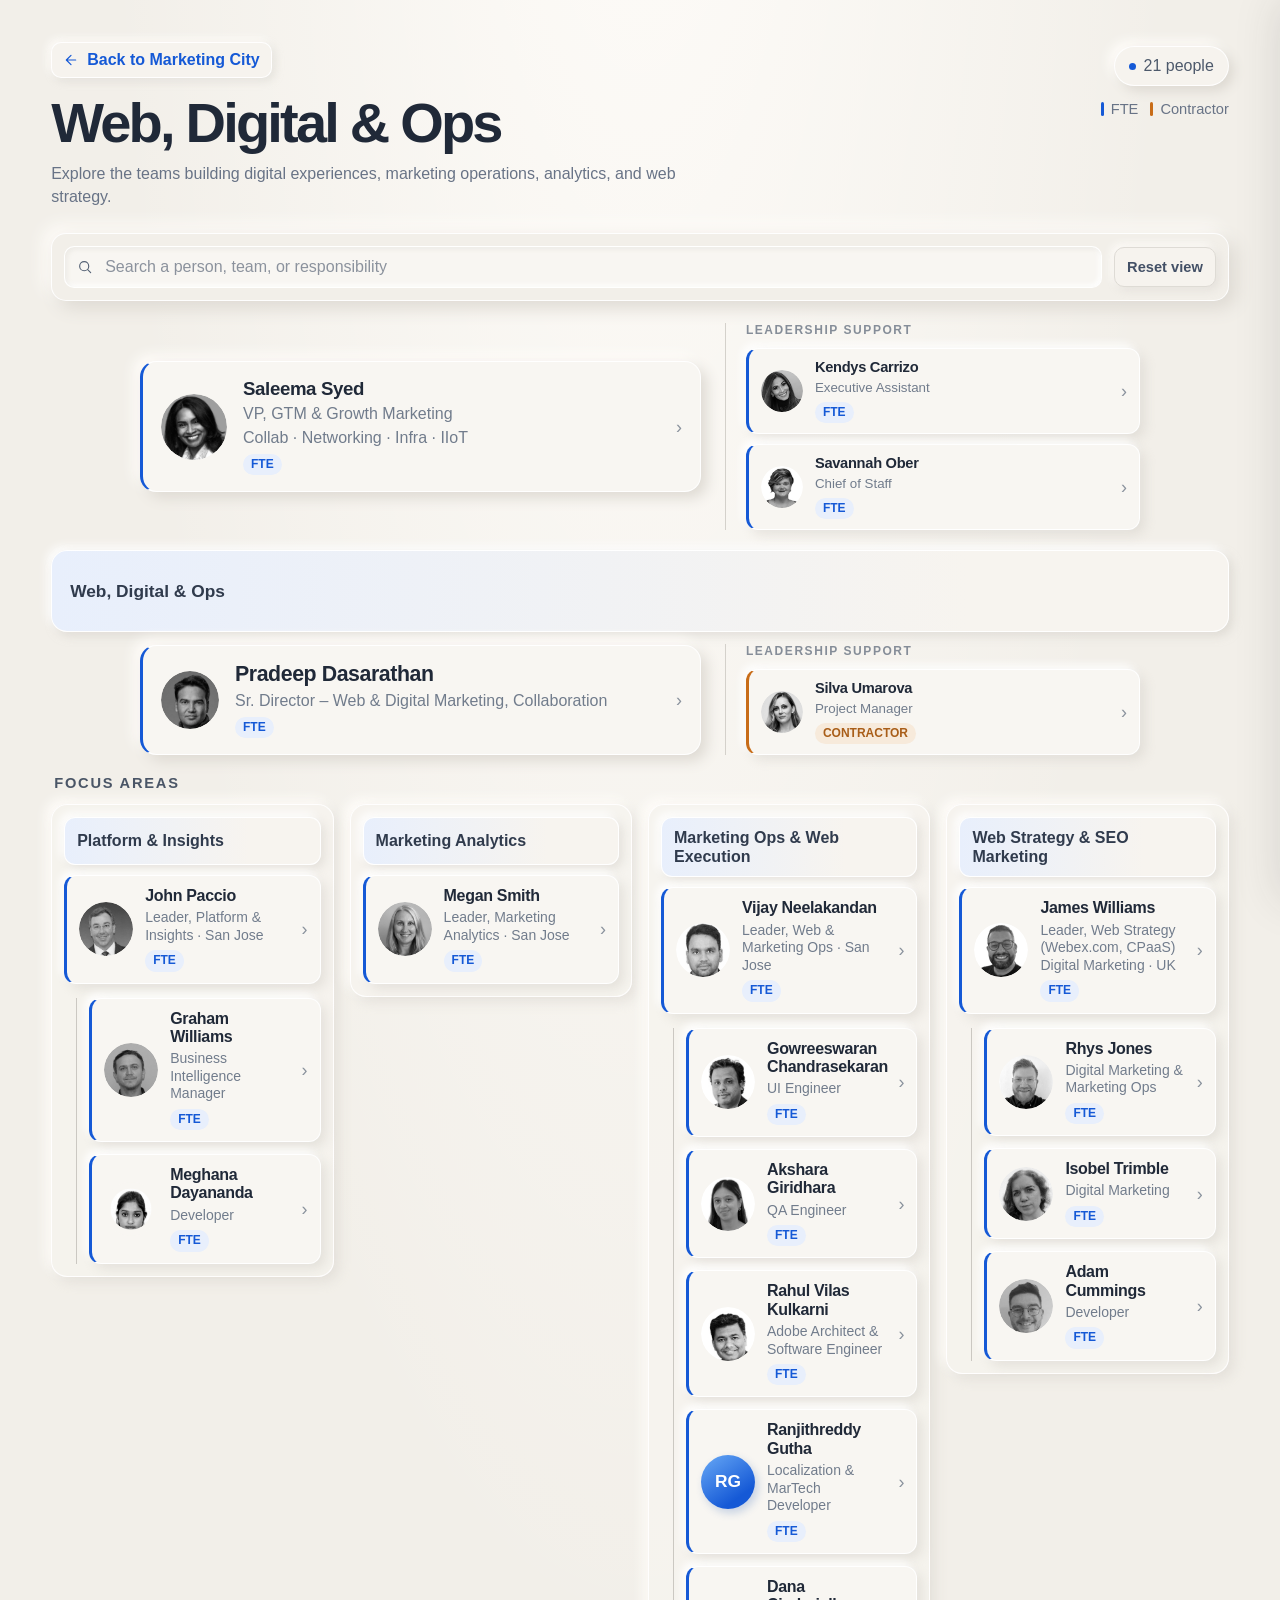
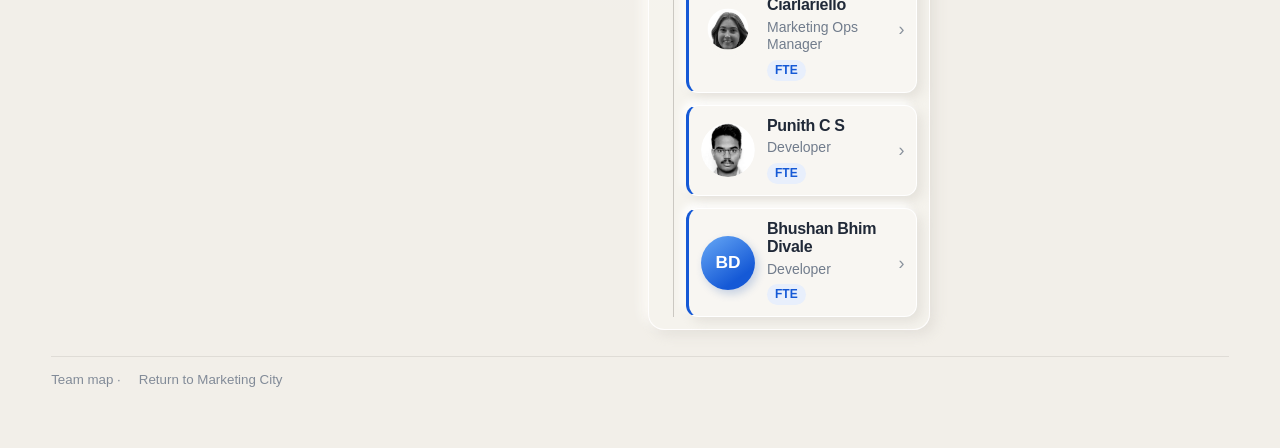
<file: web-digital-ops-team.html>
<!doctype html>
<html lang="en"><head><meta charset="utf-8"><meta name="viewport" content="width=device-width,initial-scale=1"><meta name="theme-color" content="#f2efe9"><title>Web, Digital &amp; Ops — Marketing City</title><link rel="stylesheet" href="assets/team-maps.css"><link rel="stylesheet" href="assets/layout-fixes.css"></head>
<body><main class="page">
  <header class="topbar"><div><a class="back" href="index.html" aria-label="Back to Marketing City home"><svg viewBox="0 0 24 24" fill="none" aria-hidden="true"><path d="M19 12H5m7 7-7-7 7-7" stroke="currentColor" stroke-width="1.8" stroke-linecap="round" stroke-linejoin="round"/></svg>Back to Marketing City</a><h1>Web, Digital &amp; Ops</h1><p class="subtitle">Explore the teams building digital experiences, marketing operations, analytics, and web strategy.</p></div><div class="header-meta"><div class="count" data-people-count></div><div class="legend"><span class="legend-item"><i class="legend-mark"></i>FTE</span><span class="legend-item"><i class="legend-mark contractor"></i>Contractor</span></div></div></header>
  <div class="toolbar"><label class="search-wrap"><svg class="search-icon" viewBox="0 0 24 24" fill="none" aria-hidden="true"><circle cx="10.8" cy="10.8" r="6.8" stroke="currentColor" stroke-width="1.7"/><path d="m16 16 4.5 4.5" stroke="currentColor" stroke-width="1.7" stroke-linecap="round"/></svg><input id="search" type="text" placeholder="Search a person, team, or responsibility" autocomplete="off" aria-label="Search a person, team, or responsibility"><button class="clear" type="button" aria-label="Clear search">×</button></label>
      <div class="site-search-results" id="siteSearchResults" role="listbox" aria-label="People and focus area matches" hidden></div><button class="reset" type="button">Reset view</button></div>
  <section class="executive-row" aria-label="Marketing leadership">
    <article class="executive-card tier-c1" data-organization="Collaboration Mktg Admin - US" data-location="Allen, Texas, United States of America" data-webex-contact="saleemas@cisco.com"><span class="avatar"><img src="assets/headshots/saleema-syed.jpg" alt="" loading="lazy"></span><span class="copy"><strong class="name">Saleema Syed</strong><span class="title">VP, GTM &amp; Growth Marketing</span><span class="title">Collab · Networking · Infra · IIoT</span><span class="role">FTE</span></span></article>
    <div class="executive-support"><p class="executive-support-label">Leadership support</p>
      <article class="person-card tier-c2" data-location="Richardson, Texas; United States Of America" data-webex-contact="kcarrizo@cisco.com" data-organization="Collaboration Mktg Admin - US"><span class="avatar"><img src="assets/headshots/kendys-carrizo.jpg" alt="" loading="lazy"></span><span class="copy"><strong class="name">Kendys Carrizo</strong><span class="title">Executive Assistant</span><span class="role">FTE</span></span></article>
      <article class="person-card tier-c2" data-location="Houston, Texas; United States Of America" data-webex-contact="sobermaw@cisco.com" data-organization="Collaboration Mktg Admin - US"><span class="avatar"><img src="assets/headshots/savannah-ober.jpg" alt="" loading="lazy"></span><span class="copy"><strong class="name">Savannah Ober</strong><span class="title">Chief of Staff</span><span class="role">FTE</span></span></article>
    </div>
  </section>
  <div class="focus-banner" role="heading" aria-level="2">Web, Digital &amp; Ops</div>
  <section class="executive-row" aria-label="Team leadership">
    <article class="executive-card tier-c3" data-location="SJ-21, 3rd floor; Milpitas, CA; United States Of America" data-webex-contact="praddasa@cisco.com" data-organization="Collab Marketing- Web &amp; Digital Marketing - US"><span class="avatar"><img src="assets/headshots/pradeep-dasarathan.jpg" alt="" loading="lazy"></span><span class="copy"><strong class="name">Pradeep Dasarathan</strong><span class="title">Sr. Director – Web &amp; Digital Marketing, Collaboration</span><span class="role">FTE</span></span></article>
    <div class="executive-support"><p class="executive-support-label">Leadership support</p><article class="person-card contractor tier-c2" data-location="SJ-21; Milpitas, CA; United States Of America" data-webex-contact="sumarova@cisco.com" data-organization="Collaboration Mktg Admin - US"><span class="avatar"><img src="assets/headshots/silva-umarova.jpeg" alt="" loading="lazy"></span><span class="copy"><strong class="name">Silva Umarova</strong><span class="title">Project Manager</span><span class="role contractor">Contractor</span></span></article></div>
  </section>
  <h2 class="section-label">Focus areas</h2><div class="group-grid">
    <section class="group"><h3 class="group-title">Platform &amp; Insights</h3><div class="group-content"><article class="person-card tier-c4" data-location="Research Triangle Park, North Carolina; United States Of America" data-webex-contact="jpaccio@cisco.com" data-organization="Digital Experience - US - COGS"><span class="avatar"><img src="assets/headshots/john-paccio.jpeg" alt="" loading="lazy"></span><span class="copy"><strong class="name">John Paccio</strong><span class="title">Leader, Platform &amp; Insights · San Jose</span><span class="role">FTE</span></span></article><div class="subgroup"><article class="person-card tier-c4" data-location="Research Triangle Park, North Carolina; United States Of America" data-webex-contact="grahwill@cisco.com" data-organization="Digital Experience - US - COGS"><span class="avatar"><img src="assets/headshots/graham-williams.jpeg" alt="" loading="lazy"></span><span class="copy"><strong class="name">Graham Williams</strong><span class="title">Business Intelligence Manager</span><span class="role">FTE</span></span></article><article class="person-card tier-c4" data-location="BANGALORE 18, 5th floor; Bangalore, KA; India" data-webex-contact="mdayanan@cisco.com" data-organization="Webex Trials Team - India"><span class="avatar"><img src="assets/headshots/meghana-dayananda.jpeg" alt="" loading="lazy"></span><span class="copy"><strong class="name">Meghana Dayananda</strong><span class="title">Developer</span><span class="role">FTE</span></span></article></div></div></section>
    <section class="group"><h3 class="group-title">Marketing Analytics</h3><div class="group-content"><article class="person-card tier-c4" data-location="San Jose, California; United States Of America" data-webex-contact="medeerin@cisco.com" data-organization="Collab Marketing- Web &amp; Digital Marketing - US"><span class="avatar"><img src="assets/headshots/megan-smith.jpeg" alt="" loading="lazy"></span><span class="copy"><strong class="name">Megan Smith</strong><span class="title">Leader, Marketing Analytics · San Jose</span><span class="role">FTE</span></span></article></div></section>
    <section class="group"><h3 class="group-title">Marketing Ops &amp; Web Execution</h3><div class="group-content"><article class="person-card tier-c4" data-location="SJ-21, 3rd floor; Milpitas, CA; United States Of America" data-webex-contact="vijaneel@cisco.com" data-organization="Collab Marketing- Web &amp; Digital Marketing - US"><span class="avatar"><img src="assets/headshots/vijay-neelakandan.jpeg" alt="" loading="lazy"></span><span class="copy"><strong class="name">Vijay Neelakandan</strong><span class="title">Leader, Web &amp; Marketing Ops · San Jose</span><span class="role">FTE</span></span></article><div class="subgroup"><article class="person-card tier-c4" data-location="San Jose, California; United States Of America" data-webex-contact="gowchand@cisco.com" data-organization="Collab Marketing- Web &amp; Digital Marketing - US"><span class="avatar"><img src="assets/headshots/gowreeswaran-chandrasekaran.jpeg" alt="" loading="lazy"></span><span class="copy"><strong class="name">Gowreeswaran Chandrasekaran</strong><span class="title">UI Engineer</span><span class="role">FTE</span></span></article><article class="person-card tier-c4" data-location="BANGALORE 17, Gth floor; Bangalore, KA; India" data-webex-contact="aksgirid@cisco.com" data-organization="APJ SME Collaboration Marketing-India"><span class="avatar"><img src="assets/headshots/akshara-giridhara.jpeg" alt="" loading="lazy"></span><span class="copy"><strong class="name">Akshara Giridhara</strong><span class="title">QA Engineer</span><span class="role">FTE</span></span></article><article class="person-card tier-c4" data-location="SJ-21, 3rd floor; Milpitas, CA; United States Of America" data-webex-contact="rahukul3@cisco.com" data-organization="Collab Marketing- Web &amp; Digital Marketing - US"><span class="avatar"><img src="assets/headshots/rahul-vilas-kulkarni.jpeg" alt="" loading="lazy"></span><span class="copy"><strong class="name">Rahul Vilas Kulkarni</strong><span class="title">Adobe Architect &amp; Software Engineer</span><span class="role">FTE</span></span></article><article class="person-card tier-c4" data-location="SJ-21, 3rd floor; Milpitas, CA; United States Of America" data-webex-contact="ragutha@cisco.com" data-organization="Collab Marketing- Web &amp; Digital Marketing - US"><span class="avatar">RG</span><span class="copy"><strong class="name">Ranjithreddy Gutha</strong><span class="title">Localization &amp; MarTech Developer</span><span class="role">FTE</span></span></article><article class="person-card tier-c4" data-location="Tampa, Florida; United States Of America" data-webex-contact="dciarlar@cisco.com" data-organization="Digital Experience - US - COGS"><span class="avatar"><img src="assets/headshots/dana-ciarlariello.jpeg" alt="" loading="lazy"></span><span class="copy"><strong class="name">Dana Ciarlariello</strong><span class="title">Marketing Ops Manager</span><span class="role">FTE</span></span></article><article class="person-card tier-c4" data-location="BANGALORE 18, 5th floor; Bangalore, KA; India" data-webex-contact="pucs@cisco.com" data-organization="Webex Trials Team - India"><span class="avatar"><img src="assets/headshots/punith-c-s.jpeg" alt="" loading="lazy"></span><span class="copy"><strong class="name">Punith C S</strong><span class="title">Developer</span><span class="role">FTE</span></span></article><article class="person-card tier-c4" data-location="BANGALORE 18, 5th floor; Bangalore, KA; India" data-webex-contact="bdivate@cisco.com" data-organization="Webex Trials Team - India"><span class="avatar">BD</span><span class="copy"><strong class="name">Bhushan Bhim Divale</strong><span class="title">Developer</span><span class="role">FTE</span></span></article></div></div></section>
    <section class="group"><h3 class="group-title">Web Strategy &amp; SEO Marketing</h3><div class="group-content"><article class="person-card tier-c4" data-location="Pulford; Cheshire; United Kingdom" data-webex-contact="jamesw86@cisco.com" data-organization="imimobile Marketing-UK"><span class="avatar"><img src="assets/headshots/james-williams.jpeg" alt="" loading="lazy"></span><span class="copy"><strong class="name">James Williams</strong><span class="title">Leader, Web Strategy (Webex.com, CPaaS) Digital Marketing · UK</span><span class="role">FTE</span></span></article><div class="subgroup"><article class="person-card tier-c4" data-location="Pulford; Cheshire; United Kingdom" data-webex-contact="rhysj10@cisco.com" data-organization="imimobile Marketing-UK"><span class="avatar"><img src="assets/headshots/rhys-jones.jpeg" alt="" loading="lazy"></span><span class="copy"><strong class="name">Rhys Jones</strong><span class="title">Digital Marketing &amp; Marketing Ops</span><span class="role">FTE</span></span></article><article class="person-card tier-c4" data-location="LONDON - FINSBURY CIRCUS, 7th floor; London, UNK; United Kingdom" data-webex-contact="itrimble@cisco.com" data-organization="imimobile Marketing-UK"><span class="avatar"><img src="assets/headshots/isobel-trimble.jpeg" alt="" loading="lazy"></span><span class="copy"><strong class="name">Isobel Trimble</strong><span class="title">Digital Marketing</span><span class="role">FTE</span></span></article><article class="person-card tier-c4" data-location="MEXICO CITY, 14th floor; Mexico City, CMX; Mexico" data-webex-contact="adcummin@cisco.com" data-organization="imimobile Marketing-Mexico"><span class="avatar"><img src="assets/headshots/adam-cummings.jpeg" alt="" loading="lazy"></span><span class="copy"><strong class="name">Adam Cummings</strong><span class="title">Developer</span><span class="role">FTE</span></span></article></div></div></section>
  </div><p class="empty-state">No people match that search.</p><footer class="footer">Team map · <a href="index.html">Return to Marketing City</a></footer>
</main><script src="assets/location-time.js"></script><script src="assets/team-maps.js"></script><script src="assets/people-directory.js"></script>
<script src="assets/site-search.js"></script>
<script src="assets/page-tools.js"></script>
</body></html>
</file>
<file: assets/layout-fixes.css>
/* Shared small-screen wrapping and card rhythm for all focus-area pages. */
html,
body {
  width: 100%;
  max-width: 100%;
  overflow-x: clip;
}

.page,
.shell,
#app,
.group-grid,
.group,
.domain-grid,
.domain,
.specialty-grid,
.specialty,
.division,
.team-column,
.team-people,
.group-content,
.subgroup {
  min-width: 0;
  max-width: 100%;
}

.subgroup {
  display: flex;
  flex-direction: column;
}

.person-card,
.person-node {
  min-width: 0;
  max-width: 100%;
  gap: 12px !important;
  overflow: visible !important;
}

.person-card > .copy,
.person-node > .node-copy,
.lead-person > .copy {
  min-width: 0;
  flex: 1 1 0%;
}

.name,
.title,
.node-name,
.node-title,
.group-title,
.team-heading {
  max-width: 100%;
  overflow-wrap: normal;
  word-break: normal;
  hyphens: none;
}

.role,
.role-pill {
  max-width: 100%;
  white-space: normal;
  overflow-wrap: normal;
  word-break: normal;
  hyphens: none;
}

.group-content,
.subgroup,
.team-people,
.support-group,
.reporting-branch {
  gap: 12px !important;
}

.page > .footer,
.shell > .footer {
  display: flex;
  flex-direction: row;
  justify-content: flex-start;
  align-items: center;
  flex-wrap: wrap;
  gap: 18px;
  width: auto;
  margin: 26px 0 0;
  padding: 14px 0 0;
  border: 0;
  border-top: 1px solid #dfdcd6;
  border-radius: 0;
  color: #828b98;
  font-size: 10pt;
  font-weight: 400;
  line-height: 1.4;
  text-align: left;
  background: transparent;
  box-shadow: none;
}

.page > .footer a,
.shell > .footer a {
  color: inherit;
  text-decoration: none;
}

.page > .footer a:hover,
.shell > .footer a:hover {
  text-decoration: underline;
}

.profile-details {
  display: grid;
  gap: 8px;
  margin: 0;
}

.profile-details > div {
  display: grid;
  grid-template-columns: 104px minmax(0, 1fr);
  align-items: center;
  gap: 12px;
  padding: 10px 12px;
  border: 1px solid rgba(255, 255, 255, .95);
  border-radius: 11px;
  background: #f7f5f0;
  box-shadow: 4px 4px 10px rgba(208, 204, 197, .4), -4px -4px 10px rgba(255, 255, 255, .88);
}

.profile-details dt {
  color: #828b98;
  font-size: 9pt;
  font-weight: 700;
  letter-spacing: .04em;
}

.profile-details dd {
  min-width: 0;
  margin: 0;
  color: #3d495c;
  font-size: 11pt;
  font-weight: 400;
  line-height: 1.4;
  overflow-wrap: break-word;
}

.profile-details dd.webex-contact {
  display: flex;
  align-items: center;
  justify-content: space-between;
  gap: 10px;
}

.webex-contact-value { min-width: 0; overflow-wrap: anywhere; }
.webex-copy {
  flex: 0 0 auto;
  padding: 5px 9px;
  border: 1px solid #d5e0f5;
  border-radius: 8px;
  color: #1559d6;
  background: #e9effb;
  font-size: 9pt;
  font-weight: 650;
  cursor: pointer;
}
.webex-copy:hover, .webex-copy:focus-visible { border-color: #9cb8ee; background: #dfe9fc; }
.webex-copy[hidden] { display: none; }

.toolbar { position: relative; }
.site-search-results {
  position: absolute;
  top: calc(100% + 8px);
  left: 12px;
  z-index: 30;
  width: calc(100% - 122px);
  max-height: min(420px, 60vh);
  overflow: auto;
  padding: 7px;
  border: 1px solid rgba(255, 255, 255, .98);
  border-radius: 14px;
  background: #f8f6f2;
  box-shadow: 8px 12px 28px rgba(47, 55, 68, .18), -4px -4px 12px #fff;
}
.site-search-results[hidden] { display: none; }
.site-search-results .city-search-option { display: grid; grid-template-columns: minmax(0, 1fr) auto; gap: 2px 12px; width: 100%; padding: 10px 12px; border: 0; border-radius: 9px; color: #202938; background: transparent; text-align: left; text-decoration: none; cursor: pointer; }
.site-search-results .city-search-option:hover,
.site-search-results .city-search-option.is-active,
.site-search-results .city-search-option:focus-visible { outline: none; background: #eaf0fa; }
.site-search-results .city-search-option strong { overflow: hidden; font-size: 11pt; font-weight: 680; text-overflow: ellipsis; white-space: nowrap; }
.site-search-results .city-search-option small { grid-column: 1 / -1; overflow: hidden; color: #687386; font-size: 9.5pt; line-height: 1.25; text-overflow: ellipsis; white-space: nowrap; }
.site-search-results .result-area { grid-column: 2; grid-row: 1; align-self: center; color: #1559d6; font-size: 9pt; text-align: right; }
.site-search-results .city-search-empty { padding: 13px 12px; color: #687386; font-size: 10.5pt; }
@media (max-width: 760px) { .site-search-results { width: calc(100% - 24px); } }

.back-to-top {
  position: fixed;
  right: 22px;
  bottom: 22px;
  z-index: 40;
  display: grid;
  width: 44px;
  height: 44px;
  place-items: center;
  border: 1px solid rgba(255, 255, 255, .98);
  border-radius: 50%;
  color: #1559d6;
  background: #f8f6f2;
  box-shadow: 4px 5px 13px rgba(47, 55, 68, .18), -3px -3px 9px #fff;
  opacity: 0;
  pointer-events: none;
  transform: translateY(6px);
  transition: opacity .18s ease, transform .18s ease, background .18s ease;
  cursor: pointer;
}
.back-to-top.is-visible { opacity: 1; pointer-events: auto; transform: translateY(0); }
.back-to-top:hover { background: #eaf0fa; }
.back-to-top svg { width: 19px; height: 19px; }
@media (max-width: 640px) { .back-to-top { right: 15px; bottom: 15px; width: 40px; height: 40px; } }

#app .teams-grid { grid-template-columns: repeat(3, minmax(0, 1fr)); }
@media (max-width: 900px) {
  #app .teams-grid { grid-template-columns: repeat(3, 190px); }
}
@media (max-width: 560px) {
  #app .teams-grid { grid-template-columns: minmax(0, 1fr) !important; }
}

@media (max-width: 1120px) {
  .domain-grid {
    grid-template-columns: minmax(0, 1fr) !important;
  }

  .domain:first-child {
    grid-row: auto !important;
  }
}

/* Matching staff portraits use consistent grayscale square crops. */
.avatar{overflow:hidden}
.avatar img{display:block;width:100%;height:100%;border-radius:inherit;object-fit:cover;object-position:center top;filter:grayscale(1)}
.directory-avatar{overflow:hidden;border-radius:50%}
.directory-avatar img,.profile-avatar img,.manager-avatar img{display:block;width:100%;height:100%;border-radius:inherit;object-fit:cover;object-position:center top;filter:grayscale(1)}
.avatar:has(>img),.directory-avatar:has(>img),.profile-avatar:has(>img),.manager-avatar:has(>img){position:relative;overflow:hidden;padding:0!important;border:0!important;background:transparent!important;box-shadow:none!important}
.avatar:has(>img)>img,.directory-avatar:has(>img)>img,.profile-avatar:has(>img)>img,.manager-avatar:has(>img)>img{position:absolute;inset:0;width:100%;height:100%;max-width:none;border:0;border-radius:50%;object-fit:cover;object-position:center top;filter:grayscale(1)}
.avatar:has(>img[src$="meghana-dayananda.jpeg"],>img[src$="chris-bowman.jpg"],>img[src$="srisha-permude.jpeg"],>img[src$="natasha-patel.jpeg"],>img[src$="tim-colegate-smith.jpeg"],>img[src$="mark-neath.jpeg"],>img[src$="sam-watson.jpeg"],>img[src$="manu-parhar.jpeg"],>img[src$="jamie-bissonnette.jpeg"],>img[src$="dan-gallant.jpeg"],>img[src$="karen-hobert.jpeg"],>img[src$="dana-ciarlariello.jpeg"],>img[src$="miriam-kung.jpeg"]){background:#f8f6f2!important}
.avatar:has(>img[src$="meghana-dayananda.jpeg"],>img[src$="chris-bowman.jpg"],>img[src$="srisha-permude.jpeg"],>img[src$="natasha-patel.jpeg"],>img[src$="tim-colegate-smith.jpeg"],>img[src$="mark-neath.jpeg"],>img[src$="sam-watson.jpeg"],>img[src$="manu-parhar.jpeg"],>img[src$="jamie-bissonnette.jpeg"],>img[src$="dan-gallant.jpeg"],>img[src$="karen-hobert.jpeg"],>img[src$="dana-ciarlariello.jpeg"],>img[src$="miriam-kung.jpeg"])>img{object-fit:contain!important;object-position:center!important;transform:scale(.76)}

/* Use the EMEA page gutter consistently across the home page and every team page. */
main.page,
main.shell {
  box-sizing: border-box;
  width: 100%;
  max-width: 1500px;
  margin-inline: auto;
  padding: 42px clamp(20px, 4vw, 64px) 58px;
}

/* Carry the team-title banner treatment across pages with the same hierarchy. */
.page .focus-banner,
#app .focus-banner {
  background: linear-gradient(90deg, var(--blue-soft, #e8effc), #f7f4ef 78%);
}

/* Apply the same color treatment to focus-area headings without a side stripe. */
.page h3.group-title,
#app .team-heading {
  background: linear-gradient(90deg, var(--blue-soft, #e8effc), #f7f4ef 72%);
}

/* EMEA's reporting label uses the same full-width T1 banner as the other pages. */
.page .leader-section > .reporting-link {
  width: 100%;
  height: auto;
  justify-content: stretch;
  margin: 0 0 12px;
  padding: 0;
}

.page .leader-section > .reporting-link > span {
  display: flex;
  width: 100%;
  min-height: 82px;
  align-items: center;
  padding: 12px 18px;
  border: 1px solid rgba(255, 255, 255, .98);
  border-radius: 16px;
  color: #303b4d;
  background: linear-gradient(90deg, var(--blue-soft, #e8effc), #f7f4ef 78%);
  box-shadow: 4px 4px 10px rgba(209, 205, 198, .56), -4px -4px 10px rgba(255, 255, 255, .96);
  font-size: 13pt;
  font-weight: 680;
  letter-spacing: normal;
}

/* Keep each T2 heading and its C4 people inside one focus-area card. */
#app .teams-grid > .team-column {
  min-height: 0;
  gap: 10px;
  padding: 12px;
  border: 1px solid rgba(255, 255, 255, .96);
  border-radius: 16px;
  background: rgba(247, 244, 239, .78);
  box-shadow: 5px 5px 12px rgba(209, 205, 198, .42), -5px -5px 12px #fffdfa;
}

#app .teams-grid > .team-column > .team-heading {
  min-height: 48px;
  height: auto;
  padding: 10px 12px;
  border: 1px solid rgba(255, 255, 255, .98);
  border-radius: 11px;
  color: #303b4d;
  background: linear-gradient(90deg, var(--blue-soft, #e8effc), #f7f4ef 72%);
  box-shadow: 4px 4px 10px rgba(209, 205, 198, .56), -4px -4px 10px rgba(255, 255, 255, .96);
}

#app .teams-grid > .team-column > .team-people {
  gap: 9px;
}

/* C4: compact standard person cards, with status color kept on the left edge. */
#app .teams-grid .team-column .person-node {
  min-height: 74px;
  align-items: center;
  gap: 12px;
  padding: 10px 12px;
  border-radius: 12px;
}

#app .teams-grid .team-column .node-copy {
  min-width: 0;
  flex: 1 1 auto;
  padding: 0;
}

#app .teams-grid .team-column .node-name {
  font-size: 12pt !important;
  line-height: 1.15;
  white-space: normal;
  overflow: visible;
  text-overflow: clip;
}

#app .teams-grid .team-column .node-title {
  margin-top: 4px;
  font-size: 10.5pt !important;
  line-height: 1.25;
  white-space: normal;
  overflow: visible;
  text-overflow: clip;
}

#app .teams-grid .team-column .role-pill {
  position: static;
  width: fit-content;
  margin-top: 6px;
  padding: 4px 8px;
  font-size: 9pt !important;
  line-height: 1.1;
}

@media (max-width: 560px) {
  .page .leader-section > .reporting-link > span {
    min-height: 68px;
    padding: 10px 14px;
  }

  #app .teams-grid > .team-column {
    padding: 10px;
  }
}

/* Keep focus-area section labels consistent, including the interactive chart pages. */
.page .section-label {
  margin: 0 0 11px 3px;
  padding: 0;
}

#app .teams-titlebar {
  margin: 27px 0 12px 3px;
  padding: 0;
  justify-content: flex-start;
}

.page .section-label,
#app .teams-titlebar h2:not(svg):not(path) {
  color: #4a5566;
  font-size: 11pt !important;
  font-weight: 750;
  letter-spacing: .12em;
  line-height: 1.2;
  text-transform: uppercase;
}

/* Align each C1 and C2 leadership pair on the same full-width row. */
.executive-row,
.product-page .product-vp-row,
#app .vp-row {
  width: min(100%, 1000px);
  max-width: 1000px;
  grid-template-columns: minmax(0, 1fr) minmax(280px, .74fr);
  gap: 24px;
  margin: 0 auto 20px;
}

.executive-row .executive-support,
.product-page .product-support,
#app .vp-row .support-group {
  min-height: 100%;
  align-self: stretch;
  justify-content: center;
  padding-left: 20px;
  border-left: 1px solid #d4d1cb;
}

#app .vp-row .support-label {
  font-size: 9pt !important;
}

.executive-row .executive-card,
.product-page .product-vp-card,
#app .vp-row > .vp-card {
  min-height: 104px;
  border: 1px solid rgba(255, 255, 255, .98);
  border-left: 3px solid var(--blue, #1559d6);
  border-radius: 16px;
  background: #f8f6f2;
  box-shadow: 6px 6px 14px #dedad3, -6px -6px 14px #fffdfa;
}

/* EMEA and IIoT use this link for the same Back control as the standard pages. */
.back-button {
  gap: 8px;
  margin: 0 0 16px;
  padding: 8px 11px;
  border: 1px solid rgba(255, 255, 255, .96);
  border-radius: 10px;
  color: #1559d6;
  background: #f6f3ee;
  box-shadow: 3px 3px 8px rgba(203, 199, 192, .4), -3px -3px 8px #fffdfa;
  font-size: 12pt;
  font-weight: 620;
  text-decoration: none;
}

.back-button:hover {
  background: #fbfaf7;
  border-color: #c8d6f0;
}

/* Status colors stay distinct across cards, badges, and legends. */
.legend-mark.sow { background: #7650b8; }
.person-card.sow,
:is(.executive-card, .person-card, .person-node).sow,
:is(.executive-card, .person-card, .person-node):has(.role.sow, .role-pill.sow),
.lead-panel:has(> .lead-person .role.sow, > .lead-person .role-pill.sow) {
  border-left-color: #7650b8;
}
:is(.role, .role-pill, .directory-badge).sow {
  color: #6841a8;
  border-color: #d9c9ed;
  background: #f0eafa;
}
.role.contractor { text-transform: uppercase; }
.role-pill.contractor { font-weight: 600; text-transform: uppercase; }
#app .role-pill.contractor { font-weight: 600 !important; text-transform: uppercase; }
#app .person-node.sow .role-pill { color: #6841a8; background: #f0eafa; }

@media (max-width: 900px) {
  .executive-row,
  .product-page .product-vp-row,
  #app .vp-row {
    grid-template-columns: minmax(0, 1fr) minmax(250px, .78fr);
    gap: 16px;
  }
}

@media (max-width: 720px) {
  .executive-row,
  .product-page .product-vp-row,
  #app .vp-row {
    grid-template-columns: minmax(0, 1fr);
    gap: 18px;
  }

  .executive-row .executive-support,
  .product-page .product-support,
  #app .vp-row .support-group {
    padding: 0;
    border-left: 0;
  }
}

@media (max-width: 560px) {
  #app .teams-titlebar { margin: 22px 0 12px 3px; }
}

/* Use the EMEA FTE badge weight consistently for every employment status. */
:is(.role, .role-pill, .directory-badge) {
  font-weight: 700 !important;
}
#app .role-pill.contractor { font-weight: 700 !important; }

@media (max-width: 900px) {
  main.page,
  main.shell {
    padding: 32px 24px 44px;
  }
}

@media (max-width: 720px) {
  main.page,
  main.shell {
    padding-top: 28px;
  }
}

@media (max-width: 560px) {
  main.page,
  main.shell {
    padding: 25px 16px 36px;
  }
}

/* C1–C4: keep the card stripe and status badge on the same status palette. */
:is(.executive-card, .person-card, .person-node).contractor,
:is(.executive-card, .person-card, .person-node):has(.role.contractor, .role-pill.contractor),
.lead-panel:has(> .lead-person .role.contractor, > .lead-person .role-pill.contractor) {
  border-left-color: #c86c18;
}
:is(.executive-card, .person-card, .person-node).sow,
:is(.executive-card, .person-card, .person-node):has(.role.sow, .role-pill.sow),
.lead-panel:has(> .lead-person .role.sow, > .lead-person .role-pill.sow) {
  border-left-color: #7650b8;
}
:is(.executive-card, .person-card, .person-node).open,
:is(.executive-card, .person-card, .person-node):has(.role.open, .role-pill.open),
.lead-panel:has(> .lead-person .role.open, > .lead-person .role-pill.open) {
  border-left-color: #a2a9b3;
}
:is(.executive-card, .person-card, .person-node).leave,
:is(.executive-card, .person-card, .person-node):has(.role.leave, .role-pill.leave),
.lead-panel:has(> .lead-person .role.leave, > .lead-person .role-pill.leave) {
  border-left-color: #d63384;
}

:is(.role, .role-pill).contractor { color: #a95e19; background: #f7eadb; }
:is(.role, .role-pill).sow { color: #6841a8; border-color: #d9c9ed; background: #f0eafa; }
:is(.role, .role-pill).open { color: #626c79; background: #eceef1; }
:is(.role, .role-pill).leave { color: #ae2868; background: #fde7f1; }

:is(.executive-card, .person-card, .person-node).contractor:hover,
:is(.executive-card, .person-card, .person-node).contractor:focus-visible,
:is(.executive-card, .person-card, .person-node):has(.role.contractor, .role-pill.contractor):hover,
:is(.executive-card, .person-card, .person-node):has(.role.contractor, .role-pill.contractor):focus-visible,
.lead-panel:has(> .lead-person .role.contractor, > .lead-person .role-pill.contractor):hover,
.lead-panel:has(> .lead-person .role.contractor, > .lead-person .role-pill.contractor):focus-visible { border-left-color: #c86c18; }
:is(.executive-card, .person-card, .person-node).sow:hover,
:is(.executive-card, .person-card, .person-node).sow:focus-visible,
:is(.executive-card, .person-card, .person-node):has(.role.sow, .role-pill.sow):hover,
:is(.executive-card, .person-card, .person-node):has(.role.sow, .role-pill.sow):focus-visible,
.lead-panel:has(> .lead-person .role.sow, > .lead-person .role-pill.sow):hover,
.lead-panel:has(> .lead-person .role.sow, > .lead-person .role-pill.sow):focus-visible { border-left-color: #7650b8; }
:is(.executive-card, .person-card, .person-node).open:hover,
:is(.executive-card, .person-card, .person-node).open:focus-visible,
:is(.executive-card, .person-card, .person-node):has(.role.open, .role-pill.open):hover,
:is(.executive-card, .person-card, .person-node):has(.role.open, .role-pill.open):focus-visible,
.lead-panel:has(> .lead-person .role.open, > .lead-person .role-pill.open):hover,
.lead-panel:has(> .lead-person .role.open, > .lead-person .role-pill.open):focus-visible { border-left-color: #a2a9b3; }
:is(.executive-card, .person-card, .person-node).leave:hover,
:is(.executive-card, .person-card, .person-node).leave:focus-visible,
:is(.executive-card, .person-card, .person-node):has(.role.leave, .role-pill.leave):hover,
:is(.executive-card, .person-card, .person-node):has(.role.leave, .role-pill.leave):focus-visible,
.lead-panel:has(> .lead-person .role.leave, > .lead-person .role-pill.leave):hover,
.lead-panel:has(> .lead-person .role.leave, > .lead-person .role-pill.leave):focus-visible { border-left-color: #d63384; }

/* EMEA C1–C4 person-card scale and hierarchy. */
#app .vp-row > .person-node.primary.vp-card {
  min-height: 112px;
  align-items: center;
  gap: 16px;
  padding: 18px 70px 18px 18px;
}

#app .vp-row > .person-node.primary.vp-card > .avatar {
  width: 66px;
  height: 66px;
  flex: 0 0 66px;
}

#app .vp-row > .person-node.primary.vp-card > .node-copy,
#app .leader-section > .person-node.primary.leader-card > .node-copy {
  display: flex;
  min-width: 0;
  flex: 1 1 0%;
  flex-direction: column;
  align-items: flex-start;
  gap: 3px;
}

#app .vp-row > .person-node.primary.vp-card .node-name {
  color: #202938;
  font-size: 14pt !important;
  line-height: 1.16;
  letter-spacing: normal;
  overflow-wrap: normal;
  word-break: normal;
}

#app .vp-row > .person-node.primary.vp-card .node-title {
  margin: 0;
  color: #717c8c;
  font-size: 12pt !important;
  line-height: 1.25;
  overflow-wrap: normal;
  word-break: normal;
}

#app .vp-row .support-group > .person-node {
  min-height: 68px;
  align-items: center;
  gap: 10px;
  padding: 9px 14px 9px 10px;
}

#app .vp-row .support-group > .person-node > .avatar {
  width: 42px;
  height: 42px;
  flex: 0 0 42px;
}

#app .vp-row .support-group > .person-node > .node-copy {
  display: flex;
  min-width: 0;
  flex: 1 1 0%;
  flex-direction: column;
  align-items: flex-start;
  gap: 2px;
}

#app .vp-row .support-group > .person-node .node-name {
  color: #202938;
  font-size: 11pt !important;
  line-height: 1.16;
  letter-spacing: normal;
  overflow-wrap: normal;
  word-break: normal;
}

#app .vp-row .support-group > .person-node .node-title {
  margin: 0;
  color: #717c8c;
  font-size: 10pt !important;
  line-height: 1.2;
  overflow-wrap: normal;
  word-break: normal;
}

#app .leader-section > .person-node.primary.leader-card {
  min-height: 96px;
  align-items: center;
  gap: 14px;
  padding: 14px 14px 14px 16px;
}

#app .leader-section > .person-node.primary.leader-card > .avatar {
  width: 58px;
  height: 58px;
  flex: 0 0 58px;
}

#app .leader-section > .person-node.primary.leader-card .node-name {
  color: #202938;
  font-size: 16pt !important;
  line-height: 1.16;
  letter-spacing: normal;
  overflow-wrap: normal;
  word-break: normal;
}

#app .leader-section > .person-node.primary.leader-card .node-title {
  margin: 0;
  color: #717c8c;
  font-size: 12pt !important;
  line-height: 1.25;
  overflow-wrap: normal;
  word-break: normal;
}

#app .vp-row .person-node .role-pill,
#app .leader-section > .person-node .role-pill {
  position: static;
  display: inline-flex;
  width: fit-content;
  margin: 3px 0 0;
  padding: 3px 8px;
  border-radius: 999px;
  color: #1559d6;
  background: #e5edfc;
  font-size: 9pt !important;
  font-weight: 700;
  line-height: 1.15;
  letter-spacing: .01em;
  white-space: normal;
}

#app .person-node.contractor .role-pill { color: #a95e19; background: #f7eadb; }
#app .person-node.leave .role-pill { color: #ae2868; background: #fde7f1; }
#app .person-node.sow .role-pill { color: #6841a8; background: #f0eafa; }
#app .person-node.open .role-pill { color: #626c79; background: #eceef1; }

#app .teams-grid .team-column .person-node > .avatar {
  width: 54px;
  height: 54px;
  flex: 0 0 54px;
}

#app .person-node .node-name,
#app .person-node .node-title {
  white-space: normal;
  overflow: visible;
  text-overflow: clip;
  overflow-wrap: normal;
  word-break: normal;
  hyphens: none;
}

@media (max-width: 560px) {
  #app .vp-row > .person-node.primary.vp-card { padding: 14px 42px 14px 14px; }
  #app .vp-row > .person-node.primary.vp-card > .avatar { width: 58px; height: 58px; flex-basis: 58px; }
  #app .vp-row .support-group > .person-node { padding: 10px 14px 10px 10px; }
  #app .leader-section > .person-node.primary.leader-card { padding: 14px 14px 14px 14px; }
}

/* Single-leader panels should use the full row so their arrow sits at the card edge. */
.lead-panel:has(> .lead-person:only-child) { grid-template-columns: minmax(0, 1fr); }

/* Shared C1–C4 scale: identical photo and type proportions on every team page. */
.tier-c1,
.tier-c2,
.tier-c3,
.tier-c4 {
  box-sizing: border-box;
  min-width: 0;
}

.tier-c1 .avatar,
.tier-c1 > .avatar {
  width: 66px !important;
  height: 66px !important;
  flex: 0 0 66px !important;
}

.tier-c1 .name,
.tier-c1 .node-name {
  font-size: 14pt !important;
  line-height: 1.16;
}

.tier-c1 .title,
.tier-c1 .node-title {
  font-size: 12pt !important;
  line-height: 1.25;
}

.tier-c2 .avatar,
.tier-c2 > .avatar {
  width: 42px !important;
  height: 42px !important;
  flex: 0 0 42px !important;
}

.tier-c2 .name,
.tier-c2 .node-name {
  font-size: 11pt !important;
  line-height: 1.16;
}

.tier-c2 .title,
.tier-c2 .node-title {
  font-size: 10pt !important;
  line-height: 1.2;
}

.tier-c3 .avatar,
.tier-c3 > .avatar {
  width: 58px !important;
  height: 58px !important;
  flex: 0 0 58px !important;
}

.tier-c3 .name,
.tier-c3 .node-name {
  font-size: 16pt !important;
  line-height: 1.16;
}

.tier-c3 .title,
.tier-c3 .node-title {
  font-size: 12pt !important;
  line-height: 1.25;
}

.tier-c4 .avatar,
.tier-c4 > .avatar {
  width: 54px !important;
  height: 54px !important;
  flex: 0 0 54px !important;
}

.tier-c4 .name,
.tier-c4 .node-name {
  font-size: 12pt !important;
  line-height: 1.15;
}

.tier-c4 .title,
.tier-c4 .node-title {
  font-size: 10.5pt !important;
  line-height: 1.25;
}

.tier-c1 .name,
.tier-c2 .name,
.tier-c3 .name,
.tier-c4 .name,
.tier-c1 .node-name,
.tier-c2 .node-name,
.tier-c3 .node-name,
.tier-c4 .node-name,
.tier-c1 .title,
.tier-c2 .title,
.tier-c3 .title,
.tier-c4 .title,
.tier-c1 .node-title,
.tier-c2 .node-title,
.tier-c3 .node-title,
.tier-c4 .node-title {
  overflow-wrap: normal;
  word-break: normal;
  hyphens: none;
}

.tier-c1 .role,
.tier-c2 .role,
.tier-c3 .role,
.tier-c4 .role,
.tier-c1 .role-pill,
.tier-c2 .role-pill,
.tier-c3 .role-pill,
.tier-c4 .role-pill {
  position: static !important;
  display: inline-flex;
  width: fit-content;
  max-width: 100%;
  margin-top: 6px;
  font-size: 9pt !important;
  line-height: 1.1;
  white-space: normal;
  overflow-wrap: normal;
  word-break: normal;
}

/* The EMEA employment legend keeps each status label together. */
#app .header-meta .legend {
  display: flex;
  flex: 0 0 auto;
  width: max-content;
  min-width: max-content;
  flex-wrap: nowrap;
  align-items: center;
  gap: 8px 12px;
  white-space: nowrap;
}

#app .header-meta .legend .legend-item {
  flex: 0 0 auto;
  width: max-content;
  max-width: none;
  white-space: nowrap;
}

/* T3: the compact neutral subgroup-heading treatment used below T2. */
.collab-grid .subgroup-label.tier-t3 {
  display: flex;
  min-height: 48px;
  align-items: center;
  margin: 0 0 10px;
  padding: 10px 12px;
  border: 1px solid rgba(255, 255, 255, .98);
  border-radius: 11px;
  color: #303b4d;
  background: #f7f4ef;
  box-shadow: 4px 4px 10px rgba(209, 205, 198, .56), -4px -4px 10px rgba(255, 255, 255, .96);
  font-size: 12pt;
  font-weight: 680;
  letter-spacing: normal;
  line-height: 1.2;
  text-transform: none;
}

/* C4 status badges follow one shared size and uppercase treatment. */
.page :is(.role, .role-pill, .directory-badge),
#app .person-node :is(.role, .role-pill):not(svg):not(path),
#app .directory-badge {
  font-size: 9pt !important;
  text-transform: uppercase !important;
}

/* T1 labels share one type scale and sit vertically centered in their banners. */
.page .focus-banner,
#app .leader-section > .focus-banner,
.page .leader-section > .reporting-link > span,
#app .leader-section > .reporting-link > span {
  display: flex;
  width: 100%;
  align-items: center;
  min-height: 82px;
  margin: 0 0 12px;
  padding: 12px 18px;
  border: 1px solid rgba(255, 255, 255, .98);
  border-radius: 16px;
  color: #303b4d;
  background: linear-gradient(90deg, var(--blue-soft, #e8effc), #f7f4ef 78%);
  box-shadow: 4px 4px 10px rgba(209, 205, 198, .56), -4px -4px 10px rgba(255, 255, 255, .96);
  font-size: 13pt !important;
  font-weight: 680;
  line-height: 1.2;
}

.page .leader-section > .focus-banner,
#app .leader-section > .focus-banner {
  position: relative;
  z-index: 1;
}

@media (max-width: 640px) {
  .page .focus-banner,
  #app .leader-section > .focus-banner,
  .page .leader-section > .reporting-link > span,
  #app .leader-section > .reporting-link > span {
    min-height: 68px;
    margin-bottom: 10px;
    padding: 10px 14px;
  }
}

/* Use the APJC Back button treatment on every team map. */
.back,
.back-button {
  display: inline-flex;
  align-items: center;
  gap: 8px;
  margin: 0 0 16px;
  padding: 8px 11px;
  border: 1px solid rgba(255, 255, 255, .96);
  border-radius: 10px;
  color: #1559d6;
  background: #f6f3ee;
  box-shadow: 3px 3px 8px rgba(203, 199, 192, .4), -3px -3px 8px #fffdfa;
  font-size: 12pt;
  font-weight: 620;
  text-decoration: none;
}

.back svg,
.back-button svg {
  width: 16px;
  height: 16px;
  flex: 0 0 auto;
}

.back:hover,
.back-button:hover {
  background: #fbfaf7;
  border-color: #c8d6f0;
}

/* Drawer badges match the employment pills shown on the person cards. */
.directory-badge {
  padding: 4px 8px;
  border: 0;
  border-radius: 999px;
  font-size: 9pt !important;
  font-weight: 700 !important;
  line-height: 1.1;
  text-transform: uppercase;
}

.legend-single-line {
  flex-wrap: nowrap;
  gap: 8px;
  font-size: 11pt;
  white-space: nowrap;
}
.legend-single-line .legend-item { gap: 5px; }

/* EMEA and IIoT use a larger local legend scale; match APJC's 11pt legend. */
#app .header-meta .legend {
  gap: 12px;
  font-size: 11pt !important;
}
#app .header-meta .legend-item { gap: 7px; font-size: 11pt !important; }

/* Match EMEA and IIoT person-node hover feedback to shared team-page cards. */
#app .person-node:hover,
#app .person-node:focus-visible {
  z-index: 2;
  transform: translateY(-2px);
  border-top-color: rgba(255, 255, 255, .98);
  border-right-color: rgba(255, 255, 255, .98);
  border-bottom-color: rgba(255, 255, 255, .98);
  box-shadow: 7px 8px 15px rgba(186, 181, 172, .55), -4px -4px 10px #fff;
}
#app .person-node:hover { outline: none; }
#app .person-node:focus-visible {
  outline: 2px solid var(--blue);
  outline-offset: 3px;
}

/* Keep the EMEA and IIoT legacy directory panels in step with shared panel sizing. */
#detailPanel {
  width: min(430px, 100%);
  padding: 26px;
}
#detailPanel .profile-head {
  margin: 26px 0 22px;
  padding-bottom: 20px;
}
#detailPanel .profile-avatar {
  width: 68px;
  height: 68px;
  margin-bottom: 16px;
  border-radius: 50%;
  font-size: 16pt !important;
}
#detailPanel .panel-kicker:not(svg):not(path) { font-size: 9pt !important; }
#detailPanel .profile-name { font-size: 22pt !important; }
#detailPanel .profile-title:not(svg):not(path) { margin-top: 7px; font-size: 12pt !important; line-height: 1.4; }
#detailPanel .profile-badges { gap: 7px; margin-top: 13px; }
#detailPanel .profile-badge:not(svg):not(path) {
  padding: 4px 8px;
  border: 0 !important;
  border-radius: 999px;
  font-size: 9pt !important;
  font-weight: 700 !important;
  line-height: 1.1;
  text-transform: uppercase;
}
#detailPanel .profile-badge.contractor { color: #a95e19; background: #f7eadb; }
#detailPanel .profile-badge.leave { color: #ae2868; background: #fde7f1; }
#detailPanel .detail-section { margin-bottom: 20px; }
#detailPanel .detail-section h3 { margin-bottom: 9px; font-size: 9pt !important; }
#detailPanel .profile-details dt { font-size: 9pt !important; }
#detailPanel .profile-details dd { font-size: 11pt !important; }
#detailPanel .responsibility:not(svg):not(path),
#detailPanel .manager-link:not(svg):not(path) { font-size: 11pt !important; }
#detailPanel .manager-name { font-size: 13pt !important; }
#detailPanel .manager-role:not(svg):not(path),
#detailPanel .contact-box p:not(svg):not(path) { font-size: 10pt !important; }
#detailPanel .contact-box strong:not(svg):not(path) { font-size: 10pt !important; }
@media (max-width: 720px) {
  #detailPanel { padding: 21px; }
  #detailPanel .profile-head { margin-top: 20px; }
}
</file>
<file: assets/team-maps.css>
:root{color-scheme:light;--canvas:#f2efe9;--panel:#f8f6f2;--ink:#202938;--muted:#687386;--muted-soft:#838b98;--blue:#1559d6;--blue-soft:#e8effc;--line:#dfdcd6;--orange:#c86c18;--orange-soft:#f7eadb;--cyan:#20b9d6;font-family:Inter,ui-sans-serif,-apple-system,BlinkMacSystemFont,"Segoe UI",sans-serif;font-synthesis:none;text-rendering:optimizeLegibility}*{box-sizing:border-box}body{min-width:320px;min-height:100vh;margin:0;color:var(--ink);background:radial-gradient(ellipse at 50% -25%,#fffdfa 0,transparent 60%),var(--canvas)}button,input{font:inherit}.page{width:min(100% - 48px,1680px);margin:auto;padding:30px 0 54px}.topbar{display:flex;align-items:flex-start;justify-content:space-between;gap:28px;margin-bottom:25px}.back{display:inline-flex;align-items:center;gap:8px;margin-bottom:16px;padding:8px 11px;border:1px solid rgba(255,255,255,.96);border-radius:10px;color:var(--blue);background:#f6f3ee;box-shadow:3px 3px 8px rgba(203,199,192,.4),-3px -3px 8px #fffdfa;text-decoration:none;font-size:12pt;font-weight:620}.back:hover{background:#fbfaf7;border-color:#c8d6f0}.back svg{width:16px;height:16px}.eyebrow{margin:0 0 10px;color:var(--blue);font-size:10pt;font-weight:750;letter-spacing:.14em;text-transform:uppercase}h1{margin:0;font-size:clamp(30pt,4.8vw,42pt);line-height:1.02;letter-spacing:-.05em;font-weight:690}.subtitle{max-width:680px;margin:12px 0 0;color:var(--muted);font-size:12pt;line-height:1.4}.header-meta{display:flex;flex-direction:column;align-items:flex-end;gap:15px;padding-top:4px}.count{display:flex;align-items:center;gap:8px;padding:10px 14px;border:1px solid rgba(255,255,255,.96);border-radius:999px;color:#4d596b;background:#f6f3ee;box-shadow:5px 5px 12px #ddd9d2,-5px -5px 12px #fffdfa;font-size:12pt;white-space:nowrap}.count:before{width:7px;height:7px;border-radius:50%;background:var(--blue);content:""}.legend{display:flex;flex-wrap:wrap;justify-content:flex-end;gap:12px;color:var(--muted);font-size:11pt}.legend-item{display:inline-flex;align-items:center;gap:7px;white-space:nowrap}.legend-mark{width:3px;height:14px;border-radius:2px;background:var(--blue)}.legend-mark.contractor{background:var(--orange)}.legend-mark.sow{background:#7650b8}.legend-mark.open{background:#a2a9b3}.toolbar{display:flex;align-items:center;gap:12px;margin:0 0 22px;padding:12px;border:1px solid rgba(255,255,255,.96);border-radius:15px;background:#f2efe9;box-shadow:7px 7px 18px #ddd9d2,-7px -7px 18px #fffdfa}.search-wrap{position:relative;flex:1}.search-icon{position:absolute;top:50%;left:13px;width:16px;height:16px;transform:translateY(-50%);color:#546174;pointer-events:none}#search{width:100%;min-height:42px;padding:0 40px;color:var(--ink);border:1px solid rgba(255,255,255,.96);border-radius:10px;outline:0;background:#f8f6f2;box-shadow:inset 2px 2px 5px rgba(188,184,177,.2),inset -2px -2px 5px #fff; font-size:12pt}#search::placeholder{color:#8b929d}#search:focus{border-color:rgba(21,89,214,.48);background:#fff}.clear,.reset{min-height:40px;padding:0 12px;border:1px solid #dedbd5;border-radius:10px;color:#435066;background:#f6f3ee;box-shadow:3px 3px 8px rgba(203,199,192,.35),-3px -3px 8px #fffdfa;cursor:pointer;font-size:11pt;font-weight:620}.clear:hover,.reset:hover{color:var(--blue);border-color:#c8d6f0}.clear{display:none;position:absolute;right:7px;top:50%;width:28px;height:28px;min-height:0;padding:0;transform:translateY(-50%);box-shadow:none;border:0;background:transparent}.search-wrap.has-value .clear{display:block}.lead-panel{display:grid;grid-template-columns:minmax(0,1fr) minmax(280px,auto);align-items:center;gap:24px;margin:0 0 24px;padding:18px 20px;border:1px solid rgba(255,255,255,.98);border-left:3px solid var(--blue);border-radius:16px;background:#f8f6f2;box-shadow:6px 6px 14px #dedad3,-6px -6px 14px #fffdfa}.lead-person{display:flex;align-items:center;gap:16px;min-width:0}.avatar{display:grid;width:54px;height:54px;flex:0 0 auto;place-items:center;border-radius:50%;color:white;background:linear-gradient(145deg,#68a9f6,#1559d6 75%);box-shadow:3px 4px 9px rgba(36,92,179,.24);font-size:13pt;font-weight:750}.lead-person .avatar{width:66px;height:66px;font-size:16pt}.copy{min-width:0}.name{display:block;color:var(--ink);font-size:14pt;font-weight:690;line-height:1.15;letter-spacing:-.02em}.title{display:block;margin-top:4px;color:#717c8c;font-size:12pt;line-height:1.25}.role{display:inline-flex;align-items:center;width:max-content;margin-top:8px;padding:4px 8px;border-radius:99px;color:var(--blue);background:var(--blue-soft);font-size:9pt;font-weight:650;line-height:1.1}.role.contractor{color:#a95e19;background:var(--orange-soft)}.role.sow{color:#6841a8;background:#f0eafa}.role.open{color:#626c79;background:#eceef1}.lead-side{display:flex;align-items:center;gap:10px;justify-content:flex-end}.lead-side .person-card{width:min(100%,300px);min-height:70px}.section-label{margin:0 0 11px 3px;color:#4a5566;font-size:11pt;font-weight:750;letter-spacing:.12em;text-transform:uppercase}.group-grid{display:grid;grid-template-columns:repeat(auto-fit,minmax(min(100%,250px),1fr));align-items:start;gap:16px}.group{min-width:0;padding:12px;border:1px solid rgba(255,255,255,.96);border-radius:16px;background:rgba(247,244,239,.78);box-shadow:5px 5px 12px rgba(209,205,198,.42),-5px -5px 12px #fffdfa}.group-title{display:flex;align-items:center;min-height:48px;margin:0 0 10px;padding:10px 12px;border:1px solid rgba(255,255,255,.98);border-radius:11px;color:#303b4d;background:#f7f4ef;box-shadow:4px 4px 10px rgba(209,205,198,.46),-4px -4px 10px #fff;font-size:12pt;font-weight:680;line-height:1.2}.group-content{display:flex;flex-direction:column;gap:9px}.person-card{display:flex;align-items:center;gap:12px;min-width:0;min-height:74px;padding:11px 12px;border:1px solid rgba(255,255,255,.98);border-left:3px solid var(--blue);border-radius:12px;background:#f8f6f2;box-shadow:5px 5px 11px rgba(209,205,198,.45),-4px -4px 9px #fff;transition:transform .16s ease,box-shadow .16s ease,border-color .16s ease}.person-card.contractor{border-left-color:var(--orange)}.person-card.sow{border-left-color:#7650b8}.person-card.open{border-left-color:#a2a9b3}.person-card:hover{transform:translateY(-2px);box-shadow:7px 8px 15px rgba(186,181,172,.55),-4px -4px 10px #fff}.person-card .name{font-size:12pt}.person-card .title{font-size:10.5pt;line-height:1.25}.person-card .role{margin-top:6px}.person-card.no-avatar{padding-left:15px}.subgroup{margin:2px 0 0 12px;padding-left:12px;border-left:1px solid #cbc8c2}.subgroup-label{margin:0 0 8px;color:#828b98;font-size:9pt;font-weight:700;letter-spacing:.07em;text-transform:uppercase}.subgroup .person-card{min-height:64px}.empty-state{display:none;margin:20px 0;padding:30px;color:var(--muted);text-align:center;border:1px dashed #c9c6c0;border-radius:14px}.footer{margin-top:26px;padding-top:14px;border-top:1px solid #dfdcd6;color:#828b98;font-size:10pt}.footer a{color:var(--blue);text-decoration:none}.footer a:hover{text-decoration:underline}.hidden-by-search{display:none!important}@media(max-width:900px){.page{width:min(100% - 36px,1680px)}.lead-panel{grid-template-columns:1fr}.lead-side{justify-content:flex-start}.lead-side .person-card{width:auto;min-width:min(100%,300px)}}@media(max-width:640px){.page{width:min(100% - 28px,1680px);padding-top:22px}.topbar{flex-direction:column;gap:14px}.header-meta{width:100%;align-items:flex-start}.legend{justify-content:flex-start}.toolbar{flex-wrap:wrap}.search-wrap{flex-basis:100%}.clear{right:7px}.lead-panel{padding:14px}.lead-side{flex-direction:column;align-items:stretch}.lead-side .person-card{width:100%;max-width:none}.group-grid{grid-template-columns:1fr}.group{padding:10px}.group-title{min-height:44px}.person-card{min-height:68px}}


/* Shared executive leadership row used above each focus-area leader. */
.executive-row{display:grid;grid-template-columns:minmax(0,1fr) minmax(280px,.74fr);align-items:center;gap:24px;width:min(100%,1000px);margin:0 auto 20px}
.executive-card{display:flex;align-items:center;gap:16px;min-width:0;min-height:104px;padding:16px 18px;border:1px solid rgba(255,255,255,.98);border-left:3px solid var(--blue);border-radius:16px;background:#f8f6f2;box-shadow:6px 6px 14px #dedad3,-6px -6px 14px #fffdfa}
.executive-card .avatar{width:66px;height:66px;flex:0 0 auto;font-size:16pt}
.executive-support{display:flex;min-width:0;flex-direction:column;gap:10px;padding-left:20px;border-left:1px solid #d4d1cb}
.executive-support-label{margin:0 0 1px;color:#858d98;font-size:9pt;font-weight:750;letter-spacing:.13em;text-transform:uppercase}
.executive-support .person-card{min-height:66px;padding:10px 12px}
.executive-support .person-card .avatar{width:42px;height:42px;font-size:10.5pt}
.executive-support .person-card .name{font-size:11pt}
.executive-support .person-card .title{font-size:10pt}
@media(max-width:900px){.executive-row{grid-template-columns:minmax(0,1fr) minmax(250px,.78fr);gap:16px}}
@media(max-width:640px){.executive-row{grid-template-columns:minmax(0,1fr);gap:14px}.executive-support{display:grid;grid-template-columns:repeat(2,minmax(0,1fr));padding:0;border:0}.executive-support-label{grid-column:1/-1}}
@media(max-width:420px){.executive-support{grid-template-columns:minmax(0,1fr)}.executive-support-label{grid-column:1}}


/* Full-width department banner above the department lead. */
.focus-banner{display:flex;min-height:82px;align-items:center;margin:0 0 12px;padding:12px 18px;border:1px solid rgba(255,255,255,.98);border-radius:16px;color:#303b4d;background:#f7f4ef;box-shadow:4px 4px 10px rgba(209,205,198,.56),-4px -4px 10px rgba(255,255,255,.96);font-size:13pt;font-weight:680;line-height:1.2}
@media(max-width:640px){.focus-banner{min-height:68px;margin-bottom:10px;padding:10px 14px}}

/* People directory detail view shared by all standard team pages. */
.directory-scrim{position:fixed;z-index:1000;inset:0;visibility:hidden;background:rgba(30,38,50,.3);opacity:0;transition:opacity .2s,visibility .2s}
.directory-scrim.open{visibility:visible;opacity:1}
.directory-panel{position:fixed;z-index:1001;top:0;right:0;display:flex;width:min(430px,100%);height:100dvh;flex-direction:column;padding:26px;overflow-y:auto;border-left:1px solid rgba(178,174,166,.45);color:var(--ink);background:linear-gradient(160deg,#fbfaf7,#f1eee8 90%);box-shadow:-15px 0 42px rgba(45,47,50,.13);transform:translateX(103%);transition:transform .24s cubic-bezier(.2,.8,.2,1)}
.directory-panel.open{transform:translateX(0)}
.directory-top{display:flex;align-items:center;justify-content:space-between}
.directory-kicker{margin:0;color:var(--blue);font-size:9pt;font-weight:750;letter-spacing:.14em;text-transform:uppercase}
.directory-close{display:grid;width:36px;height:36px;place-items:center;border:1px solid rgba(255,255,255,.95);border-radius:10px;color:#586477;background:#f6f3ee;box-shadow:3px 3px 8px rgba(204,200,193,.55),-3px -3px 8px rgba(255,255,255,.95);cursor:pointer}
.directory-close svg{width:16px;height:16px}
.directory-profile{margin:26px 0 22px;padding-bottom:20px;border-bottom:1px solid var(--line)}
.directory-avatar{display:grid;width:68px;height:68px;margin-bottom:16px;place-items:center;border-radius:22px;color:#fff;background:linear-gradient(145deg,#78b4f8,#1559d6 75%);box-shadow:6px 6px 14px rgba(44,93,168,.22),-4px -4px 10px rgba(255,255,255,.9);font-size:16pt;font-weight:750}
.directory-name{margin:0;color:var(--ink);font-size:22pt;line-height:1.1;letter-spacing:-.04em}
.directory-title{margin:7px 0 0;color:var(--muted);font-size:12pt;line-height:1.4}
.directory-badges{display:flex;flex-wrap:wrap;gap:7px;margin-top:13px}
.directory-badge{padding:4px 8px;border:1px solid #d5e0f5;border-radius:99px;color:var(--blue);background:#e9effb;font-size:9pt;font-weight:650}
.directory-badge.contractor{color:#a95e19;border-color:#efdbc4;background:#f8ebdc}
.directory-badge.sow{color:#6841a8;border-color:#d9c9ed;background:#f0eafa}
.directory-badge.open{color:#626c79;border-color:#dedfe2;background:#eceef1}
.directory-section{margin-bottom:20px}
.directory-section h3{margin:0 0 9px;color:#828b98;font-size:9pt;font-weight:750;letter-spacing:.12em;text-transform:uppercase}
.directory-copy{margin:0;padding:12px 13px;border:1px solid rgba(255,255,255,.95);border-radius:11px;color:#3d495c;background:#f7f5f0;box-shadow:4px 4px 10px rgba(208,204,197,.5),-4px -4px 10px rgba(255,255,255,.94);font-size:11pt;line-height:1.45}
.directory-copy.directory-responsibility,.directory-copy.directory-team{display:flex;align-items:flex-start;gap:10px}
.directory-copy.directory-responsibility::before,.directory-copy.directory-team::before{content:"";width:6px;height:6px;flex:0 0 6px;margin-top:.48em;border-radius:50%;background:#1559d6}
.profile-details dd.webex-contact{display:flex;align-items:center;justify-content:space-between;gap:10px}
.webex-contact-value{min-width:0;overflow-wrap:anywhere}
.webex-copy{flex:0 0 auto;padding:5px 9px;border:1px solid #d5e0f5;border-radius:8px;color:#1559d6;background:#e9effb;font-size:9pt;font-weight:650;cursor:pointer}
.webex-copy:hover,.webex-copy:focus-visible{border-color:#9cb8ee;background:#dfe9fc}
.webex-copy[hidden]{display:none}
.directory-manager{display:flex;width:100%;min-width:0;align-items:center;gap:12px;padding:12px 13px;text-align:left;border:1px solid rgba(255,255,255,.95);border-radius:11px;color:var(--ink);background:#f7f5f0;box-shadow:4px 4px 10px rgba(208,204,197,.5),-4px -4px 10px rgba(255,255,255,.94);cursor:pointer}
.directory-manager:hover{border-color:#c8d8f2;background:#f9f8f4}
.directory-manager-avatar{display:grid;width:42px;height:42px;flex:0 0 42px;place-items:center;overflow:hidden;border:0;border-radius:50%;color:#fff;background:#f8f6f2;box-shadow:none;font-size:10pt;font-weight:750}
.directory-manager-avatar img{display:block;width:100%;height:100%;border-radius:inherit;object-fit:cover;object-position:center top;filter:grayscale(1)}
.directory-manager-copy{display:block;min-width:0;flex:1}
.directory-manager-copy strong,.directory-manager-copy span{display:block}
.directory-manager-copy span{margin-top:3px;color:var(--muted);font-size:10pt}
.directory-panel .directory-bottom{margin-top:auto;padding-top:14px;color:var(--muted);font-size:10pt;line-height:1.45}
.person-card,.lead-person,.executive-card{cursor:pointer}
.leader-subpage-link{display:inline-flex;align-items:center;gap:6px;align-self:flex-end;padding:3px 4px;color:var(--blue);font-size:9.5pt;font-weight:650;text-decoration:none}
.leader-subpage-link:hover{text-decoration:underline}
.leader-subpage-link:focus-visible{outline:2px solid var(--blue);outline-offset:2px;border-radius:3px}
.person-card:focus-visible,.lead-person:focus-visible,.executive-card:focus-visible{outline:2px solid var(--blue);outline-offset:3px}
.avatar{overflow:hidden}
.avatar:has(> img){background:transparent}
.avatar img{display:block;width:100%;height:100%;border-radius:inherit;object-fit:cover;object-position:center top;filter:grayscale(1)}
.directory-avatar{overflow:hidden;border-radius:50%}
.directory-avatar img{display:block;width:100%;height:100%;border-radius:inherit;object-fit:cover;object-position:center top;filter:grayscale(1)}
@media(max-width:640px){.directory-panel{top:auto;right:0;bottom:0;width:100%;height:min(86dvh,720px);padding:21px;border-top:1px solid rgba(178,174,166,.45);border-left:0;border-radius:20px 20px 0 0;box-shadow:0 -15px 42px rgba(45,47,50,.13);transform:translateY(103%)}.directory-panel.open{transform:translateY(0)}.directory-profile{margin-top:20px}}

/* Keep focus-area portraits the same size across all team-map layouts. */
.page .group-grid .avatar,
.page .group-content .avatar,
.page .domain-grid .avatar,
.page .specialty-grid .avatar,
.page .teams-grid .avatar,
.page .division .avatar,
.page .shared-scope .avatar,
.page .global-abx .avatar,
#app .teams-grid .avatar {
  width: 54px !important;
  height: 54px !important;
  flex: 0 0 54px !important;
}
/* C2: compact leadership support cards keep a clear profile affordance. */
.person-card::after,.lead-person::after,.executive-card::after{content:"›";flex:0 0 auto;margin-left:auto;color:#8a929d;font-size:18px;line-height:1;transition:color .16s,transform .16s}
.person-card:hover::after,.lead-person:hover::after,.executive-card:hover::after{color:var(--blue);transform:translateX(2px)}
.leadership-focus-grid{grid-template-columns:repeat(3,minmax(0,1fr))}
@media(max-width:900px){.leadership-focus-grid{grid-template-columns:repeat(2,minmax(0,1fr))}}
@media(max-width:640px){.leadership-focus-grid{grid-template-columns:minmax(0,1fr)}}
</file>
